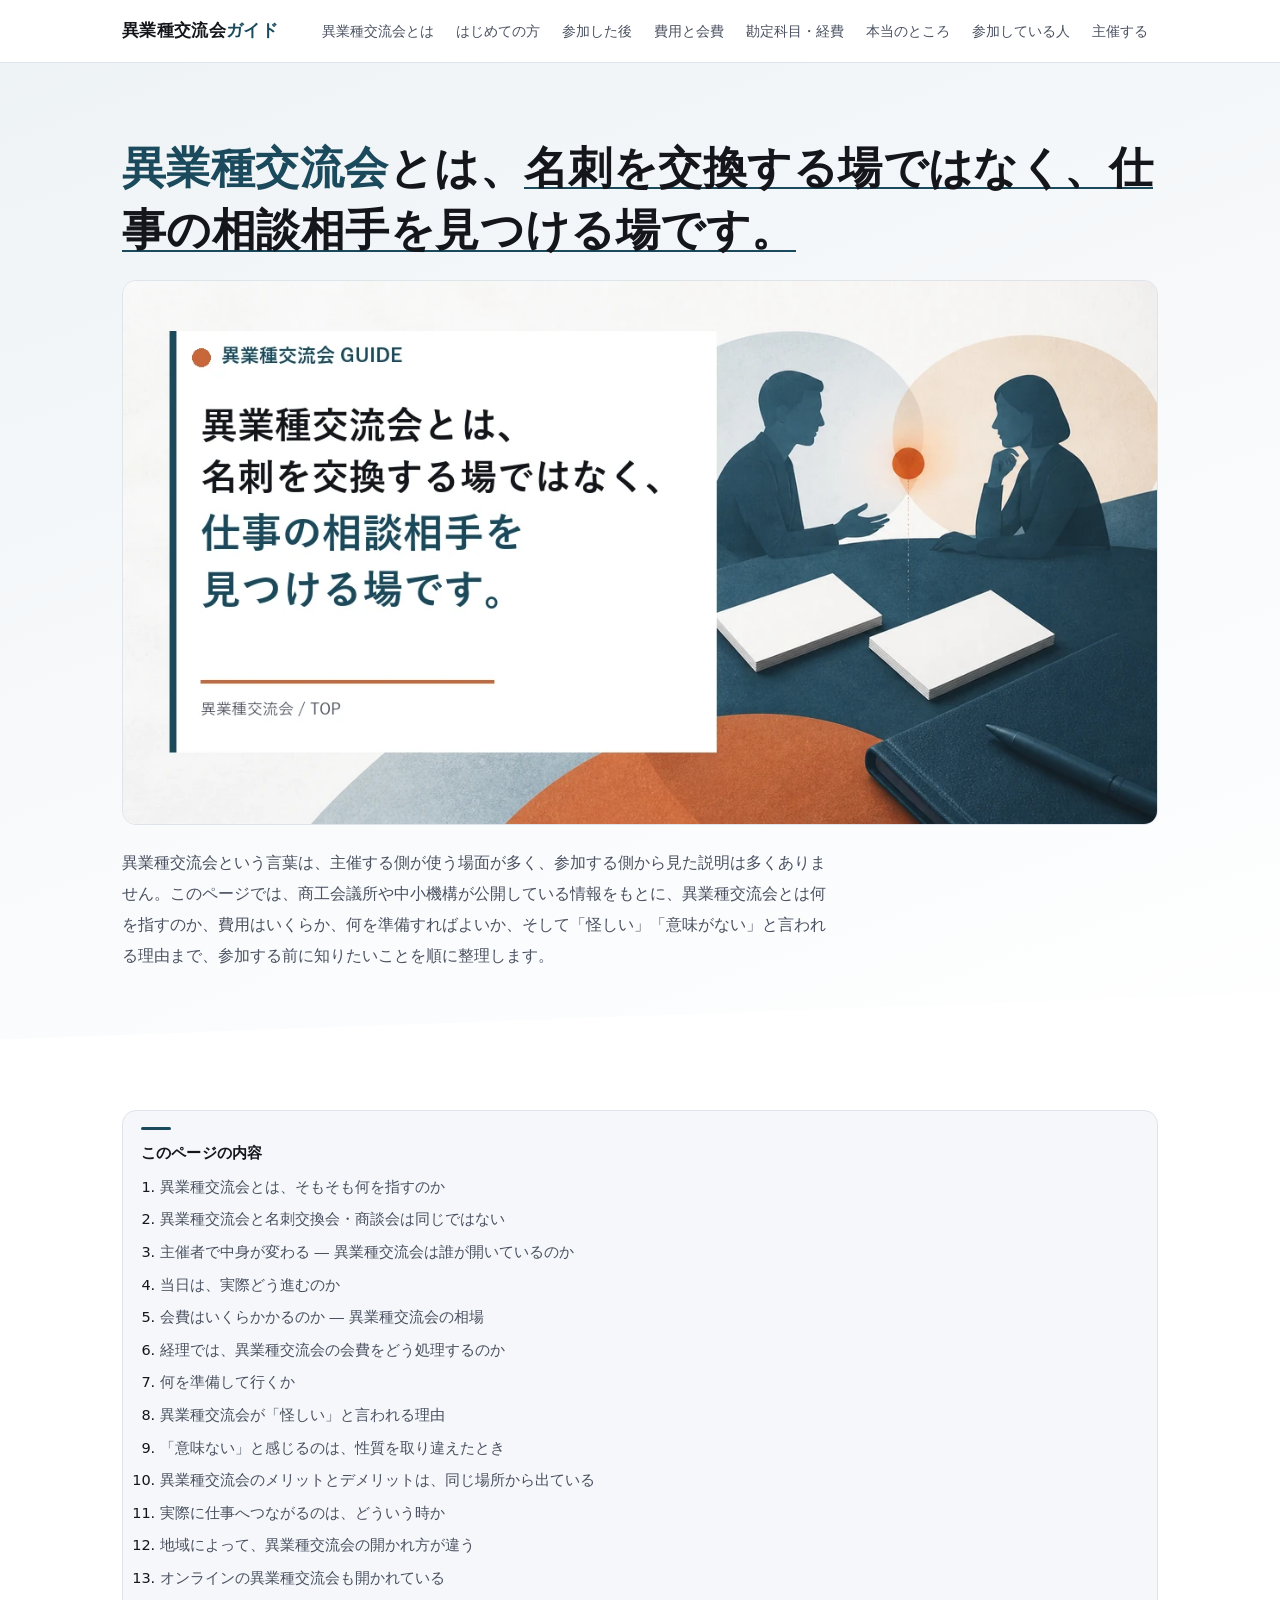
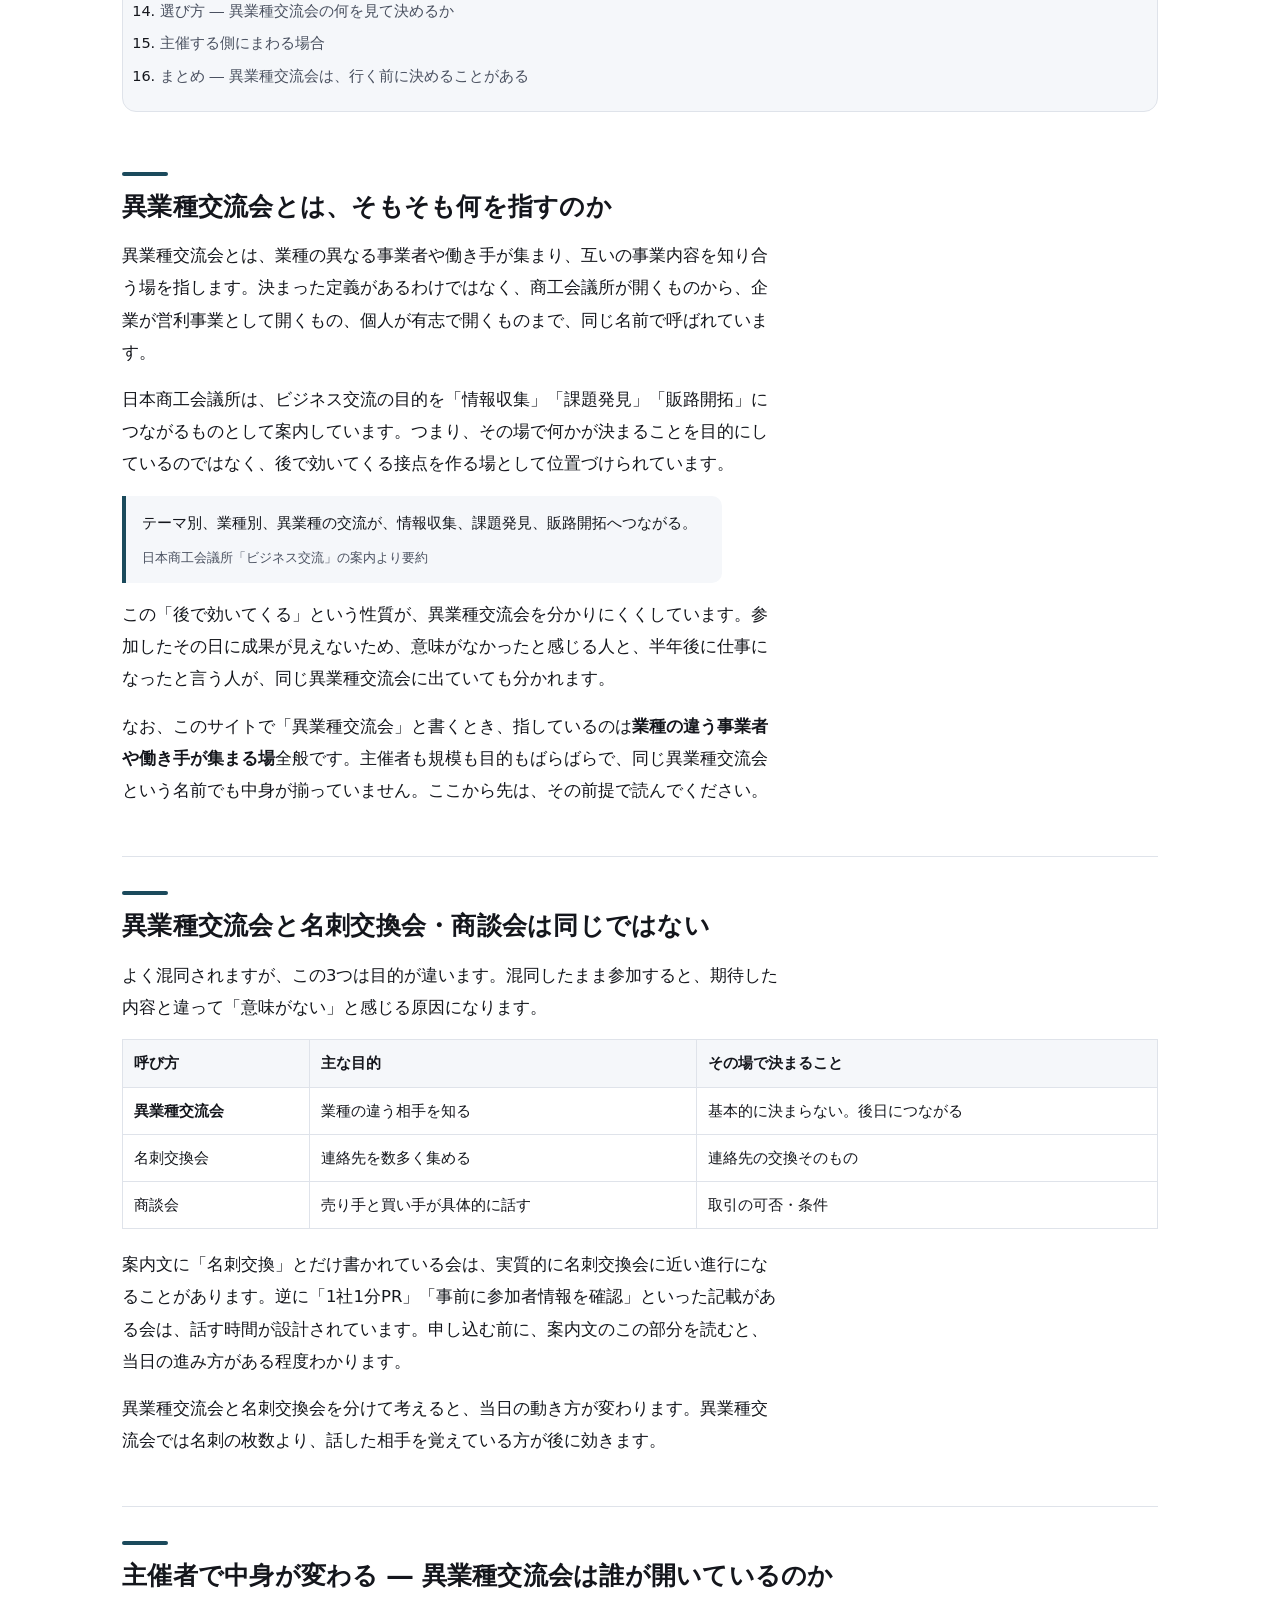
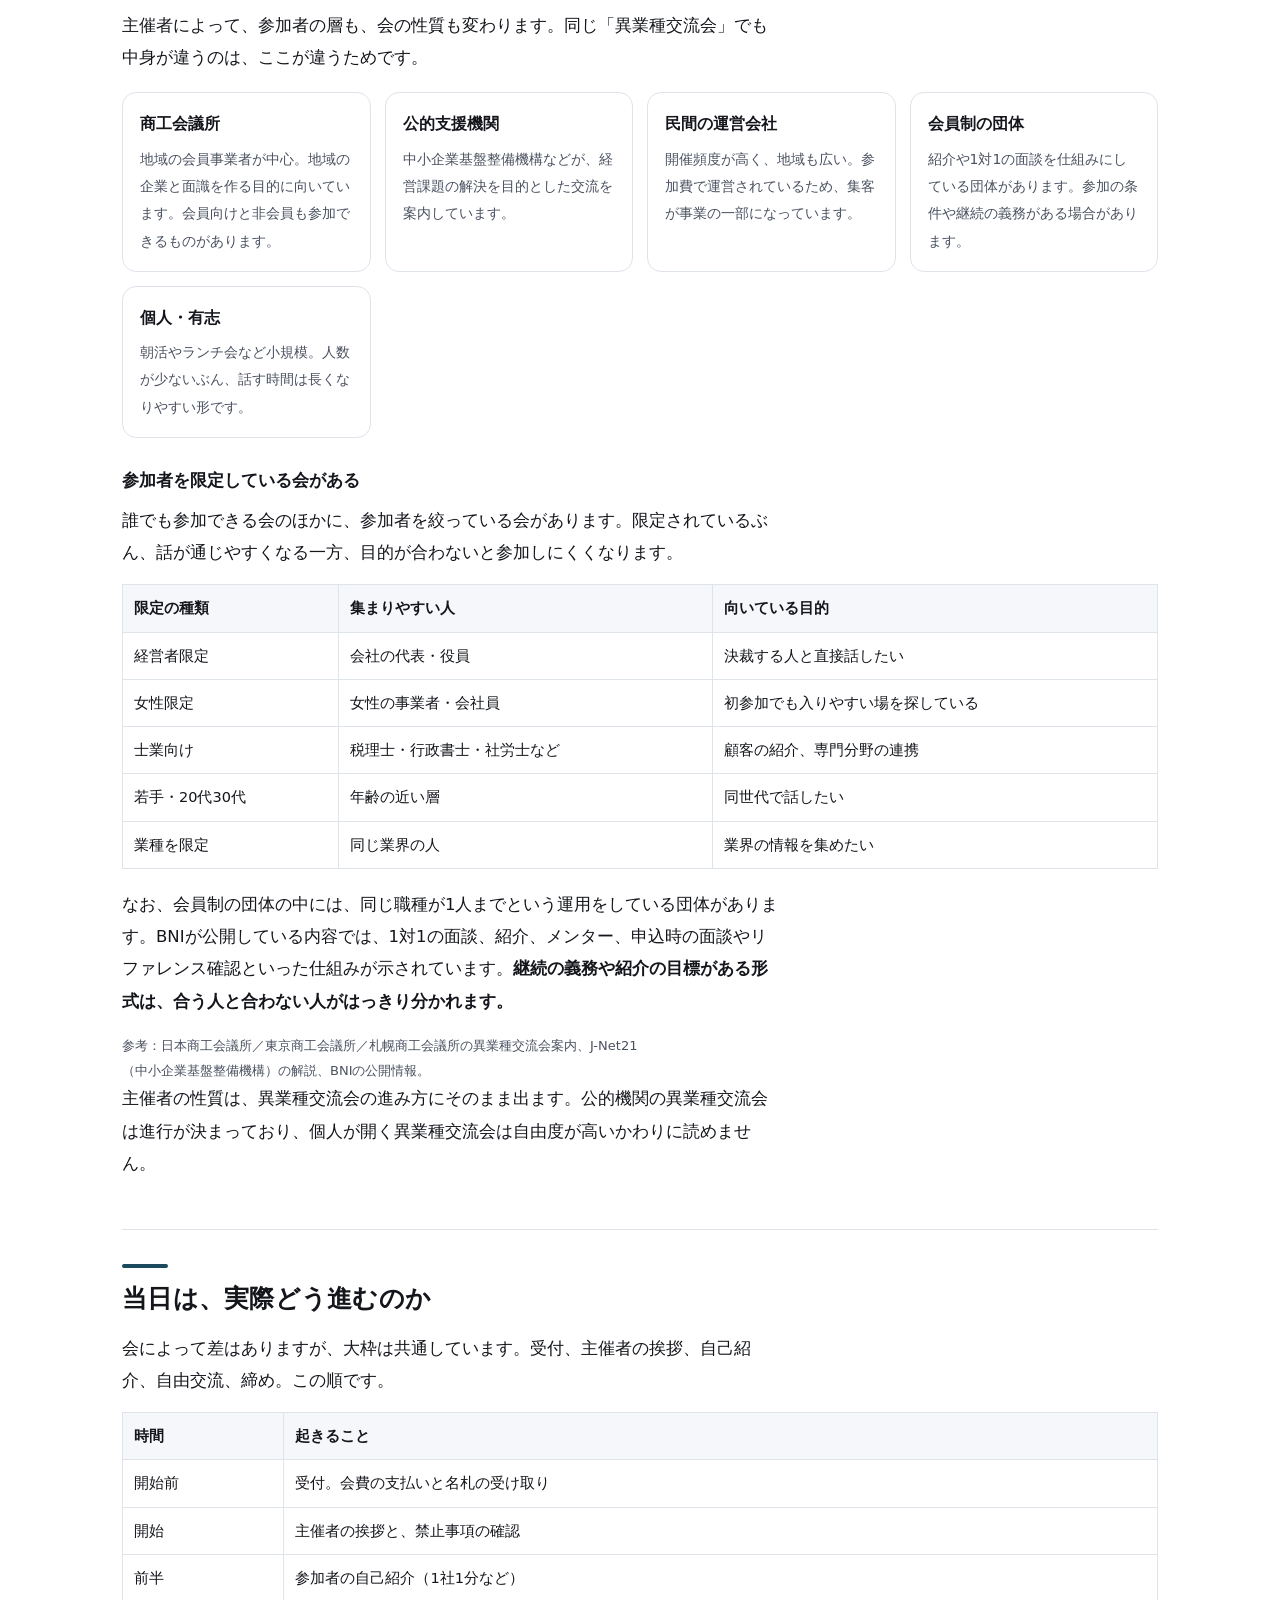
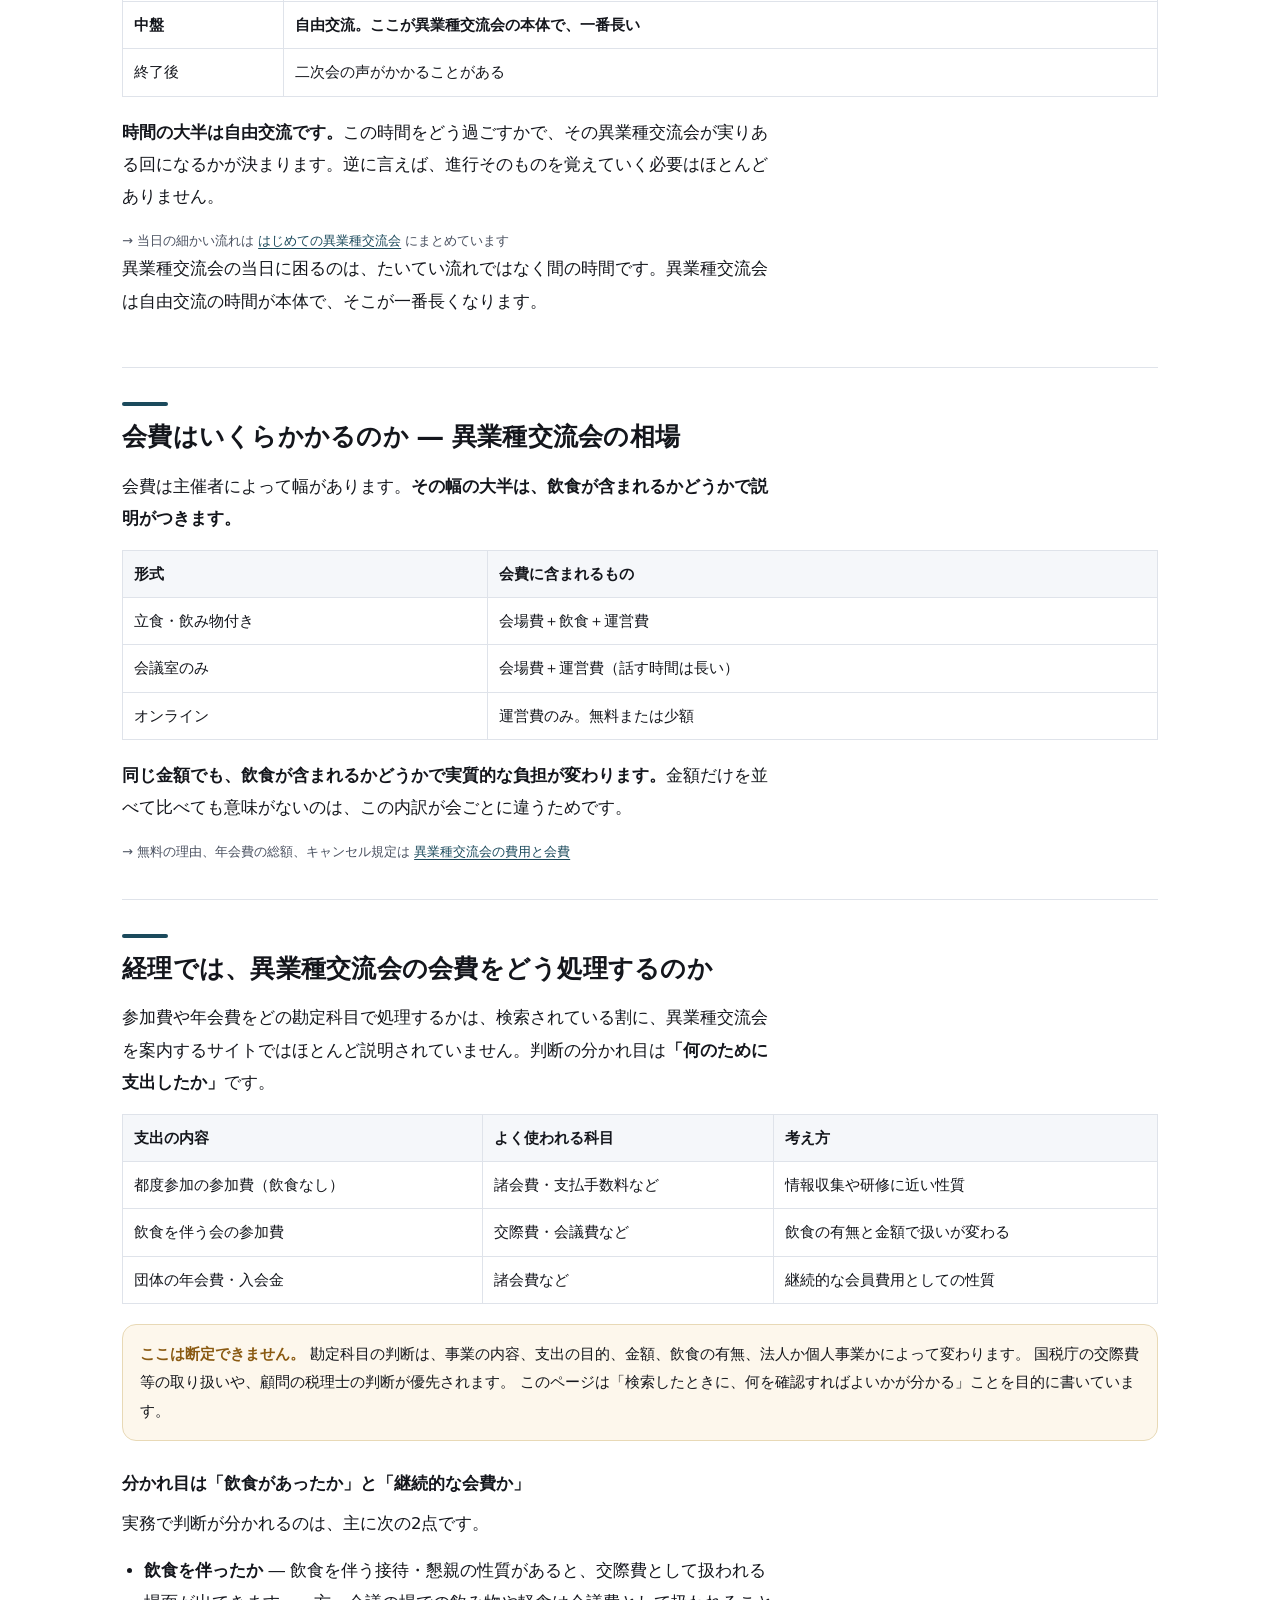
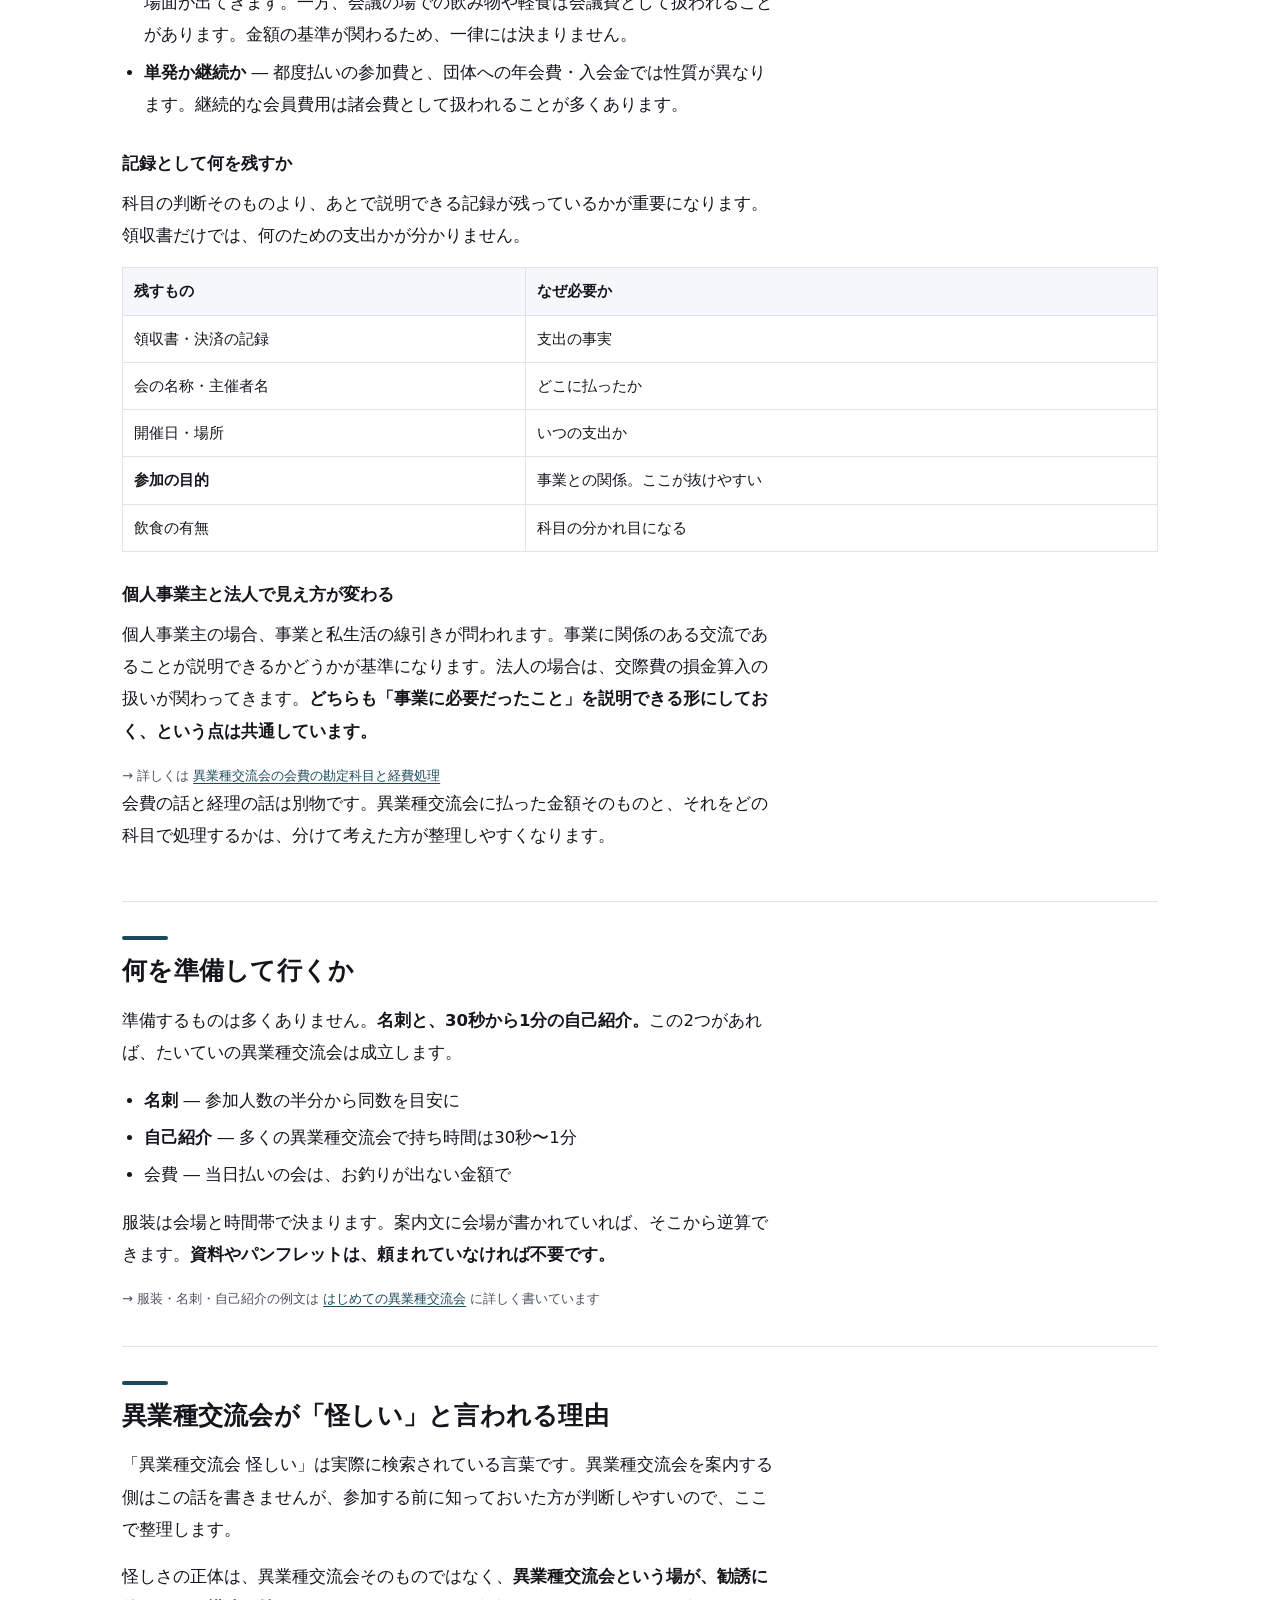
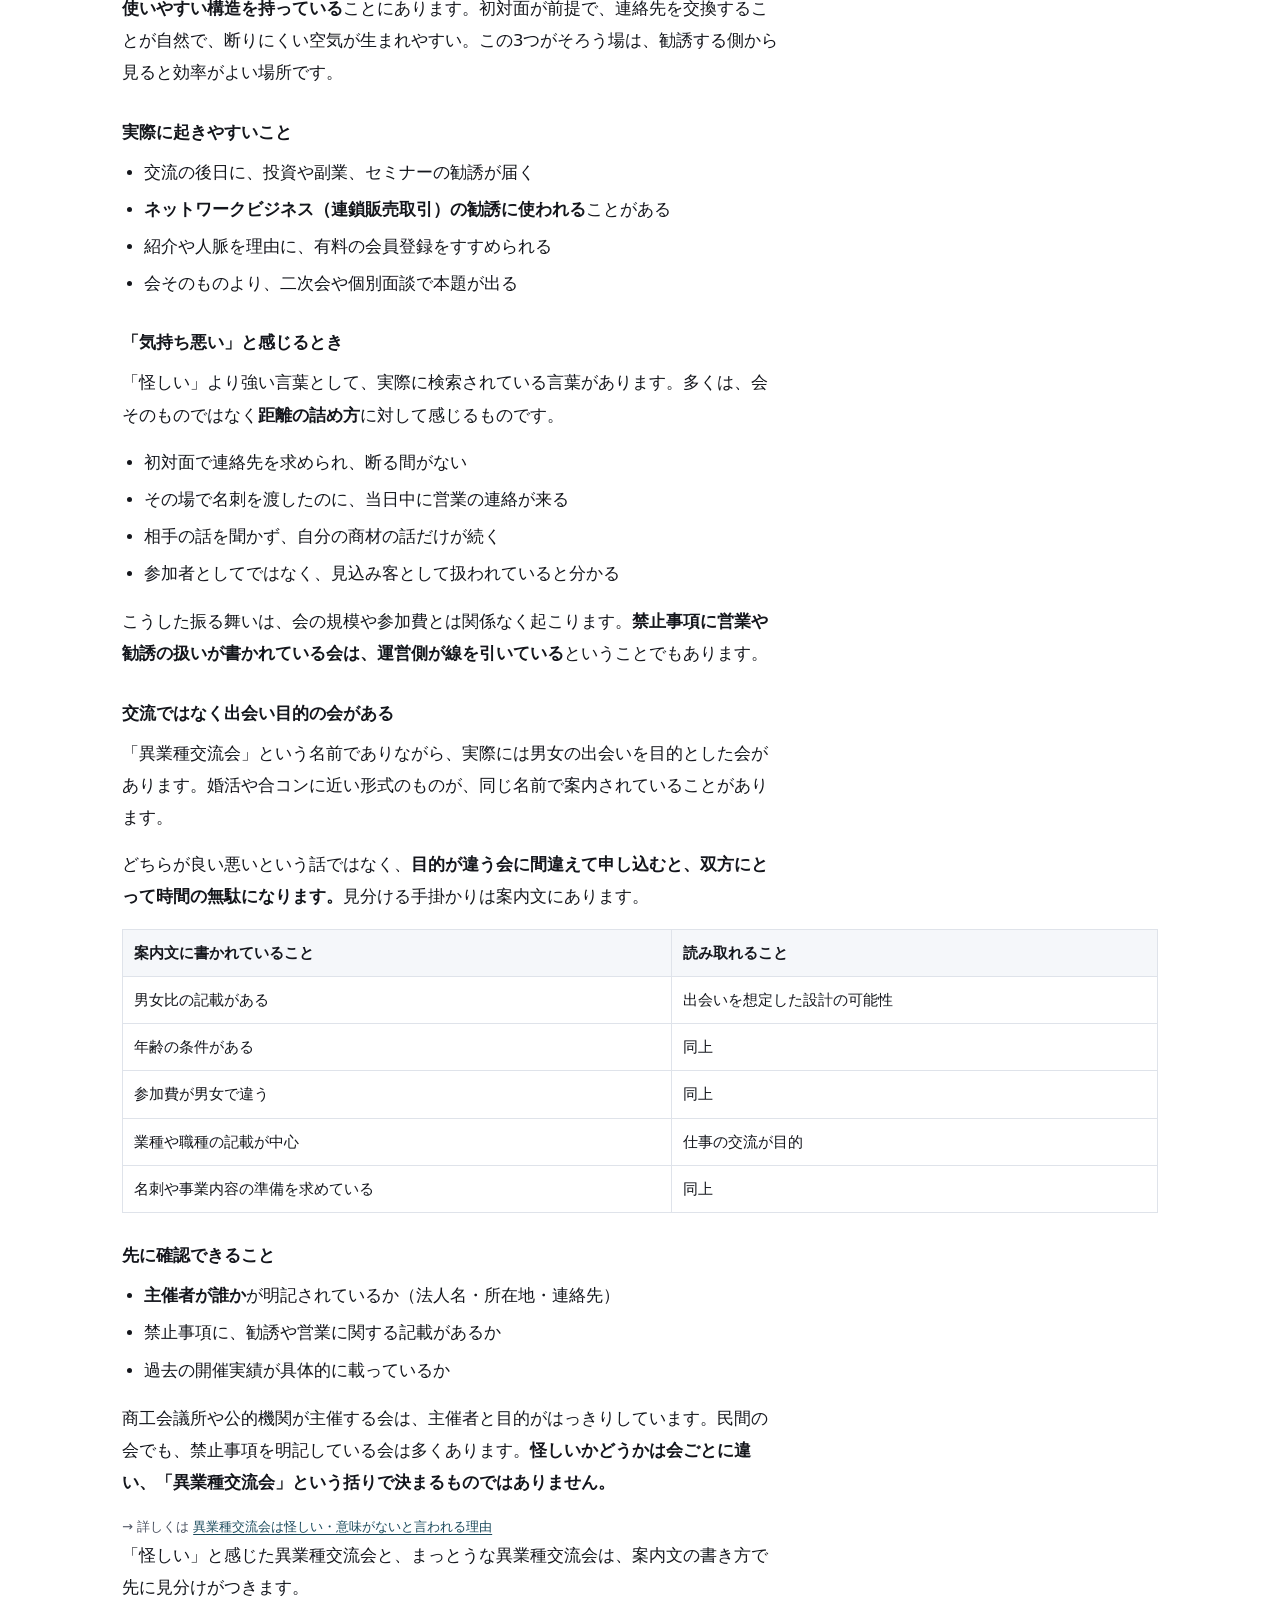
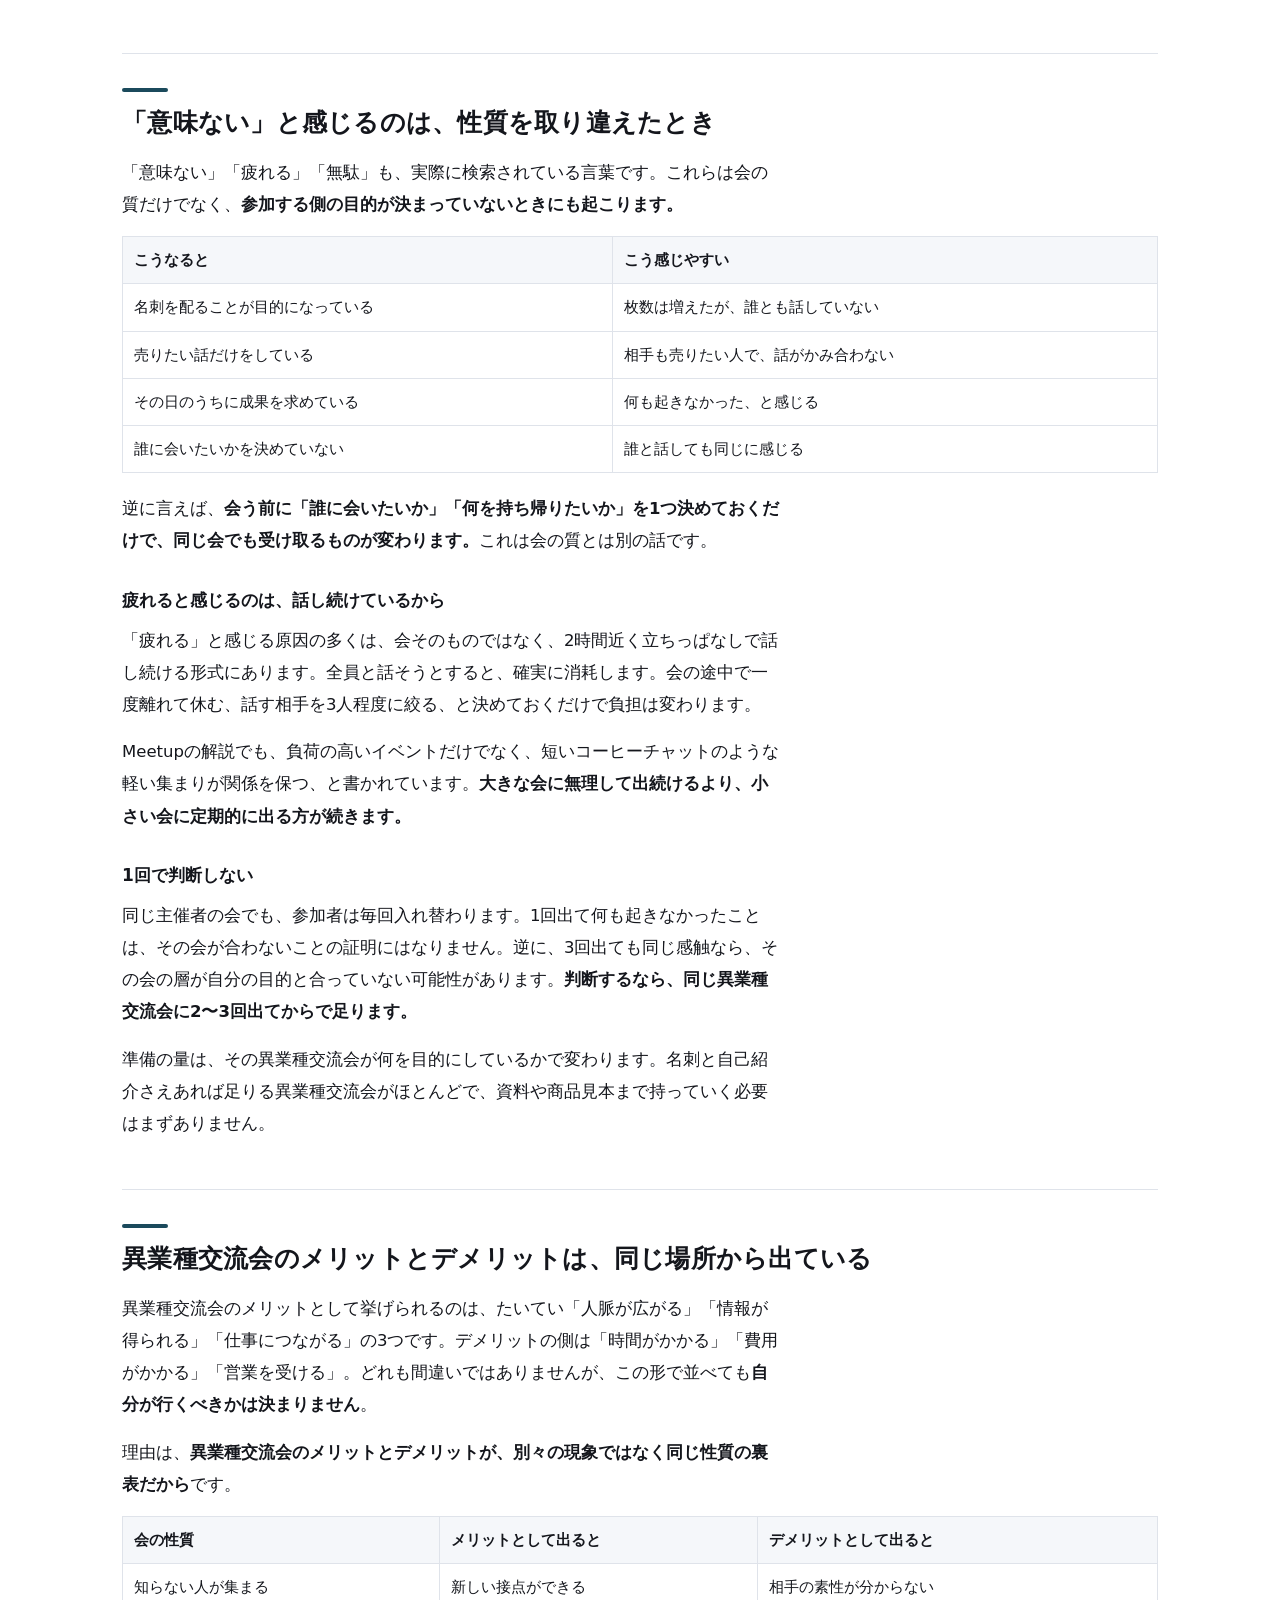
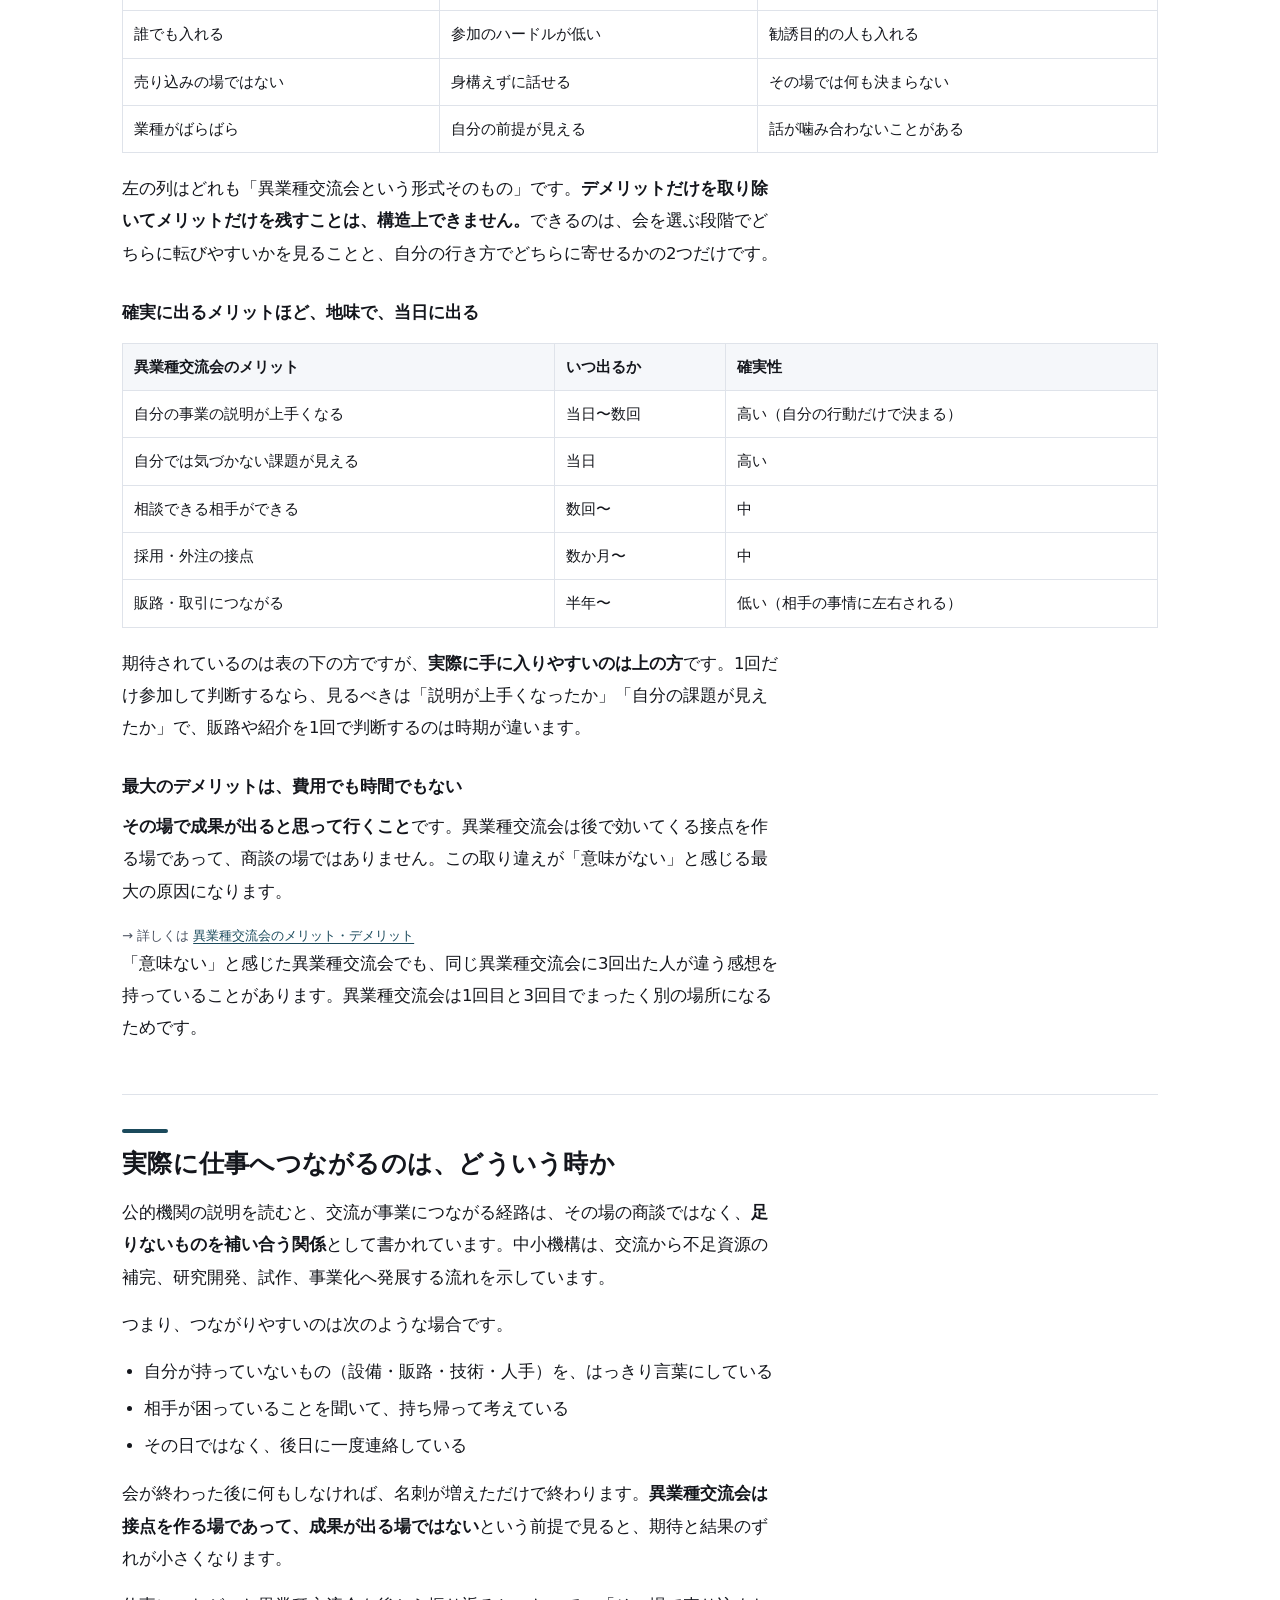
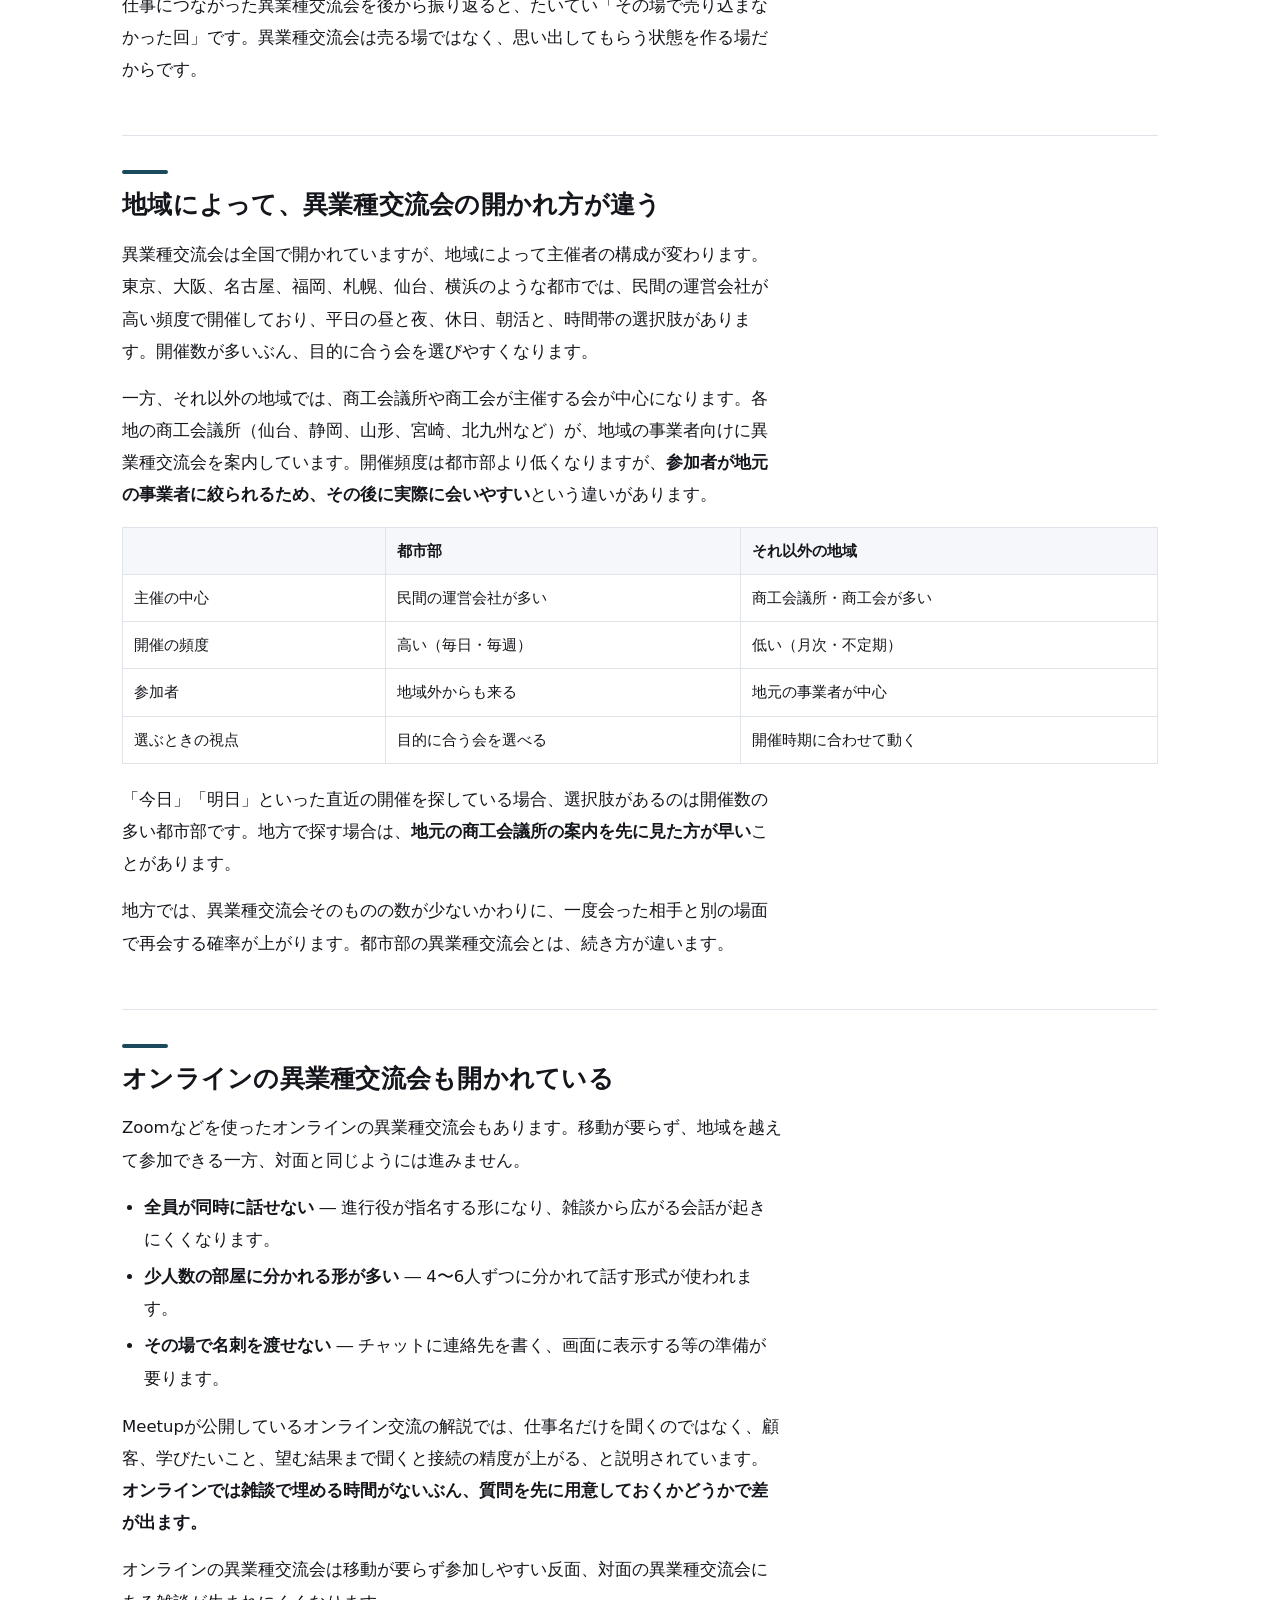
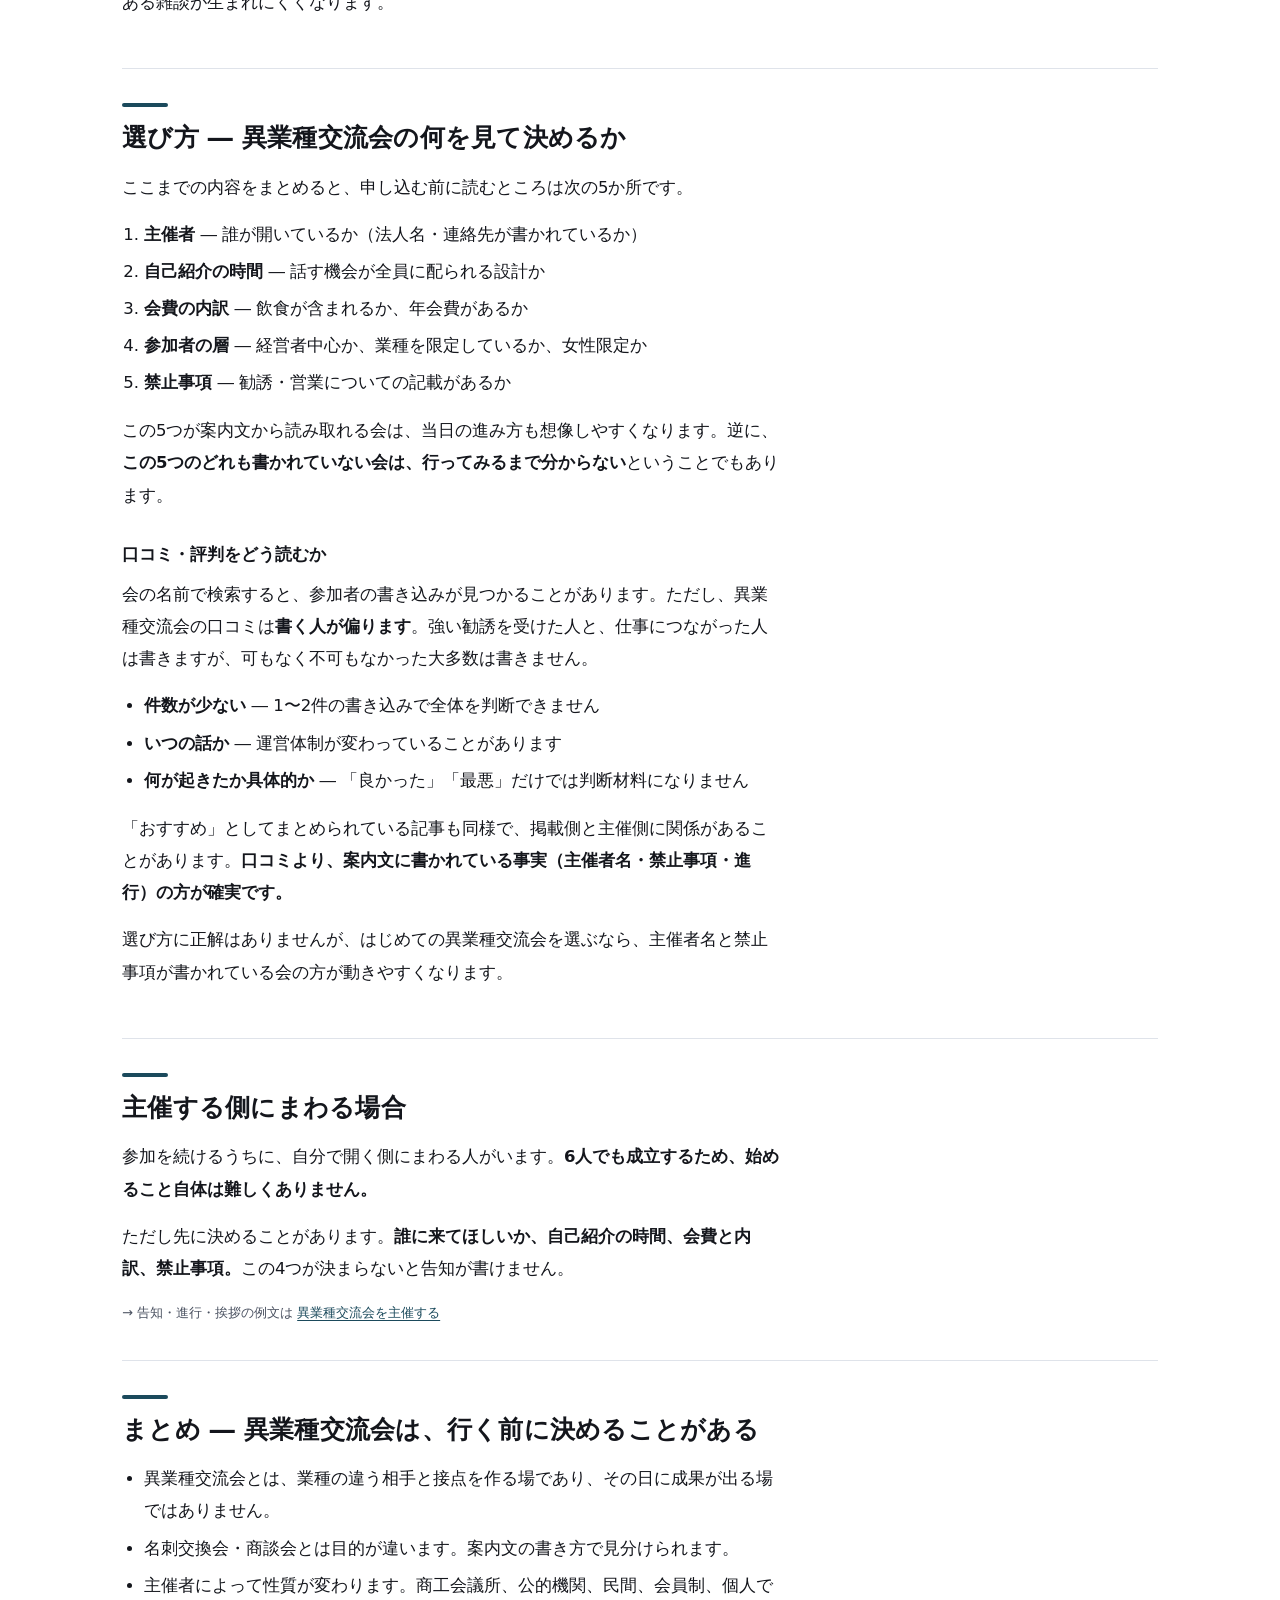
<file: index.html>
<!doctype html>
<html lang="ja">
<head>
<meta charset="utf-8">
    <meta name="google-site-verification" content="cC2iUY-ZIfD8casnAzYfOr_X-f2kw1zXqad55iOiK7s" />
<meta property="og:image:type" content="image/jpeg">
<meta property="og:image:secure_url" content="https://koryukai-akatsuki-system.work/img/og-v2/index.jpg">
<meta name="viewport" content="width=device-width,initial-scale=1">
<title>異業種交流会とは何か、行く前に知っておきたいこと</title>
<meta name="description" content="意味と目的、会費の相場、経理でどう処理するか、服装と名刺の準備、当日の流れ。参加しているのはどんな人か、朝活やランチ・オンラインで何が変わるのか。「怪しい」と言われる理由にも触れました">
<link rel="canonical" href="https://koryukai-akatsuki-system.work/">
<link rel="stylesheet" href="css/base.css?v=5659d0ed">
<link rel="preload" as="image" href="https://koryukai-akatsuki-system.work/og-default.jpg" fetchpriority="high">
<meta name="robots" content="index,follow,max-image-preview:large">
<meta name="google-site-verification" content="yLRx-toV1wwOXIgkFKSKQW8SYN7P5XBVnxkAWqeWzIE">
<meta property="og:type" content="website">
<meta property="og:site_name" content="異業種交流会ガイド">
<meta property="og:locale" content="ja_JP">
<meta property="og:title" content="異業種交流会とは何か、行く前に知っておきたいこと">
<meta property="og:description" content="意味と目的、会費の相場、経理でどう処理するか、服装と名刺の準備、当日の流れ。参加しているのはどんな人か、朝活やランチ・オンラインで何が変わるのか。「怪しい」と言われる理由にも触れました">
<meta property="og:url" content="https://koryukai-akatsuki-system.work/">
<meta name="twitter:title" content="異業種交流会とは何か、行く前に知っておきたいこと">
<meta name="twitter:description" content="意味と目的、会費の相場、経理でどう処理するか、服装と名刺の準備、当日の流れ。参加しているのはどんな人か、朝活やランチ・オンラインで何が変わるのか。「怪しい」と言われる理由にも触れました">
<meta property="og:image" content="https://koryukai-akatsuki-system.work/img/og-v2/index.jpg">
<meta property="og:image:width" content="1200">
<meta property="og:image:height" content="630">
<meta property="og:image:alt" content="異業種交流会とは。名刺交換ではなく、仕事の相談相手を見つける場">
<meta name="twitter:card" content="summary_large_image">
<meta name="twitter:image" content="https://koryukai-akatsuki-system.work/img/og-v2/index.jpg">
<meta name="twitter:image:alt" content="異業種交流会とは。名刺交換ではなく、仕事の相談相手を見つける場">
<link rel="icon" href="/favicon.ico" sizes="48x48">
<link rel="icon" type="image/png" sizes="48x48" href="/favicon-48x48.png">
<link rel="icon" type="image/png" sizes="32x32" href="/favicon-32x32.png">
<link rel="icon" type="image/png" sizes="16x16" href="/favicon-16x16.png">
<link rel="apple-touch-icon" sizes="180x180" href="/apple-touch-icon.png">
<link rel="manifest" href="/site.webmanifest">
<link rel="mask-icon" href="/safari-pinned-tab.svg" color="#1b4a5c">
<meta name="theme-color" content="#1b4a5c">
<script type="application/ld+json">{"@context": "https://schema.org", "@type": "WebSite", "name": "異業種交流会ガイド", "inLanguage": "ja", "description": "異業種交流会とは何か。意味と目的、会費の相場と勘定科目、服装や名刺の準備、当日の流れ、参加しているのはどんな人か、朝活やランチ・オンラインといった種類、主催者で中身がどう変わるか、そして「怪しい」「意味ない」と言われる理由まで。商工会議所や中小機構の公開情報をもとに、参加する側の視点で整理した解説です。", "image": "https://koryukai-akatsuki-system.work/img/hero-top.webp"}</script>
</head>
<body>
<a class="skip" href="#main">本文へ移動</a>

<header class="hd">
  <div class="wrap">
    <a class="logo" href="/">異業種交流会<span>ガイド</span></a>
    <ul class="nav">
      <li><a href="/" aria-current="page">異業種交流会とは</a>
        <div class="mega">
          <a href="/merit-demerit/">メリット・デメリット</a>
          <a href="/what/">異業種交流会でできること</a>
          <a href="/types/">異業種交流会の種類</a>
          <a href="/find/">異業種交流会の探し方</a>
        </div>
      </li>
      <li><a href="/first-time/">はじめての方</a></li>
      <li><a href="/after/">参加した後</a></li>
      <li><a href="/cost/">費用と会費</a></li>
      <li><a href="/accounting/">勘定科目・経費</a></li>
      <li><a href="/truth/">本当のところ</a></li>
      <li><a href="/who/">参加している人</a></li>
      <li><a href="/organize/">主催する</a></li>
    </ul>
  </div>
</header>

<div class="hero">
  <div class="wrap">
    <h1><span class="kt"><span class="b">異業種交流会</span>とは、<span class="kt-add">名刺を交換する場</span><span class="kt-add">ではなく、</span><span class="kt-add">仕事の相談相手を見つける場</span><span class="kt-add">です。</span></span></h1>
      <figure class="eyecatch">
        <img src="img/hero-top.webp" width="1200" height="630" fetchpriority="high"
             alt="異業種交流会とは何か。意味と目的、種類、誰が参加しているのか、費用や服装、怪しいと言われる理由まで参加する側から解説">
      </figure>
    <p class="lead">異業種交流会という言葉は、主催する側が使う場面が多く、参加する側から見た説明は多くありません。このページでは、商工会議所や中小機構が公開している情報をもとに、異業種交流会とは何を指すのか、費用はいくらか、何を準備すればよいか、そして「怪しい」「意味がない」と言われる理由まで、参加する前に知りたいことを順に整理します。</p>
  </div>
</div>

<main id="main" class="wrap">

  <nav class="toc" aria-label="このページの内容">
    <h2>このページの内容</h2>
    <ol>
      <li><a href="#toha">異業種交流会とは、そもそも何を指すのか</a></li>
      <li><a href="#chigai">異業種交流会と名刺交換会・商談会は同じではない</a></li>
      <li><a href="#koukai">主催者で中身が変わる ― 異業種交流会は誰が開いているのか</a></li>
      <li><a href="#nagare">当日は、実際どう進むのか</a></li>
      <li><a href="#kaihi">会費はいくらかかるのか ― 異業種交流会の相場</a></li>
      <li><a href="#kanjo">経理では、異業種交流会の会費をどう処理するのか</a></li>
      <li><a href="#junbi">何を準備して行くか</a></li>
      <li><a href="#ayashii">異業種交流会が「怪しい」と言われる理由</a></li>
      <li><a href="#imi">「意味ない」と感じるのは、性質を取り違えたとき</a></li>
      <li><a href="#merit-demerit">異業種交流会のメリットとデメリットは、同じ場所から出ている</a></li>
      <li><a href="#tsunagaru">実際に仕事へつながるのは、どういう時か</a></li>
      <li><a href="#chiiki">地域によって、異業種交流会の開かれ方が違う</a></li>
      <li><a href="#online">オンラインの異業種交流会も開かれている</a></li>
      <li><a href="#erabu">選び方 ― 異業種交流会の何を見て決めるか</a></li>
      <li><a href="#shusai">主催する側にまわる場合</a></li>
      <li><a href="#matome">まとめ ― 異業種交流会は、行く前に決めることがある</a></li>
    </ol>
  </nav>

  <section id="toha">
    <h2>異業種交流会とは、そもそも何を指すのか</h2>
    <p>異業種交流会とは、業種の異なる事業者や働き手が集まり、互いの事業内容を知り合う場を指します。決まった定義があるわけではなく、商工会議所が開くものから、企業が営利事業として開くもの、個人が有志で開くものまで、同じ名前で呼ばれています。</p>
    <p>日本商工会議所は、ビジネス交流の目的を「情報収集」「課題発見」「販路開拓」につながるものとして案内しています。つまり、その場で何かが決まることを目的にしているのではなく、後で効いてくる接点を作る場として位置づけられています。</p>
    <blockquote>
      テーマ別、業種別、異業種の交流が、情報収集、課題発見、販路開拓へつながる。
      <cite>日本商工会議所「ビジネス交流」の案内より要約</cite>
    </blockquote>
    <p>この「後で効いてくる」という性質が、異業種交流会を分かりにくくしています。参加したその日に成果が見えないため、意味がなかったと感じる人と、半年後に仕事になったと言う人が、同じ異業種交流会に出ていても分かれます。</p>
    <p>なお、このサイトで「異業種交流会」と書くとき、指しているのは<b>業種の違う事業者や働き手が集まる場</b>全般です。主催者も規模も目的もばらばらで、同じ異業種交流会という名前でも中身が揃っていません。ここから先は、その前提で読んでください。</p>
  </section>

  <section id="chigai">
    <h2>異業種交流会と名刺交換会・商談会は同じではない</h2>
    <p>よく混同されますが、この3つは目的が違います。混同したまま参加すると、期待した内容と違って「意味がない」と感じる原因になります。</p>
    <table>
      <thead><tr><th>呼び方</th><th>主な目的</th><th>その場で決まること</th></tr></thead>
      <tbody>
        <tr><td><b>異業種交流会</b></td><td>業種の違う相手を知る</td><td>基本的に決まらない。後日につながる</td></tr>
        <tr><td>名刺交換会</td><td>連絡先を数多く集める</td><td>連絡先の交換そのもの</td></tr>
        <tr><td>商談会</td><td>売り手と買い手が具体的に話す</td><td>取引の可否・条件</td></tr>
      </tbody>
    </table>
    <p>案内文に「名刺交換」とだけ書かれている会は、実質的に名刺交換会に近い進行になることがあります。逆に「1社1分PR」「事前に参加者情報を確認」といった記載がある会は、話す時間が設計されています。申し込む前に、案内文のこの部分を読むと、当日の進み方がある程度わかります。</p>
    <p>異業種交流会と名刺交換会を分けて考えると、当日の動き方が変わります。異業種交流会では名刺の枚数より、話した相手を覚えている方が後に効きます。</p>
  </section>

  <section id="koukai">
    <h2>主催者で中身が変わる ― 異業種交流会は誰が開いているのか</h2>
    <p>主催者によって、参加者の層も、会の性質も変わります。同じ「異業種交流会」でも中身が違うのは、ここが違うためです。</p>
    <div class="cards">
      <div class="card"><h3>商工会議所</h3><p>地域の会員事業者が中心。地域の企業と面識を作る目的に向いています。会員向けと非会員も参加できるものがあります。</p></div>
      <div class="card"><h3>公的支援機関</h3><p>中小企業基盤整備機構などが、経営課題の解決を目的とした交流を案内しています。</p></div>
      <div class="card"><h3>民間の運営会社</h3><p>開催頻度が高く、地域も広い。参加費で運営されているため、集客が事業の一部になっています。</p></div>
      <div class="card"><h3>会員制の団体</h3><p>紹介や1対1の面談を仕組みにしている団体があります。参加の条件や継続の義務がある場合があります。</p></div>
      <div class="card"><h3>個人・有志</h3><p>朝活やランチ会など小規模。人数が少ないぶん、話す時間は長くなりやすい形です。</p></div>
    </div>
    <h3>参加者を限定している会がある</h3>
    <p>誰でも参加できる会のほかに、参加者を絞っている会があります。限定されているぶん、話が通じやすくなる一方、目的が合わないと参加しにくくなります。</p>
    <table>
      <thead><tr><th>限定の種類</th><th>集まりやすい人</th><th>向いている目的</th></tr></thead>
      <tbody>
        <tr><td>経営者限定</td><td>会社の代表・役員</td><td>決裁する人と直接話したい</td></tr>
        <tr><td>女性限定</td><td>女性の事業者・会社員</td><td>初参加でも入りやすい場を探している</td></tr>
        <tr><td>士業向け</td><td>税理士・行政書士・社労士など</td><td>顧客の紹介、専門分野の連携</td></tr>
        <tr><td>若手・20代30代</td><td>年齢の近い層</td><td>同世代で話したい</td></tr>
        <tr><td>業種を限定</td><td>同じ業界の人</td><td>業界の情報を集めたい</td></tr>
      </tbody>
    </table>
    <p>なお、会員制の団体の中には、同じ職種が1人までという運用をしている団体があります。BNIが公開している内容では、1対1の面談、紹介、メンター、申込時の面談やリファレンス確認といった仕組みが示されています。<b>継続の義務や紹介の目標がある形式は、合う人と合わない人がはっきり分かれます。</b></p>
    <p class="src">参考：日本商工会議所／東京商工会議所／札幌商工会議所の異業種交流会案内、J-Net21（中小企業基盤整備機構）の解説、BNIの公開情報。</p>
    <p>主催者の性質は、異業種交流会の進み方にそのまま出ます。公的機関の異業種交流会は進行が決まっており、個人が開く異業種交流会は自由度が高いかわりに読めません。</p>
  </section>

  <section id="nagare">
    <h2>当日は、実際どう進むのか</h2>
    <p>会によって差はありますが、大枠は共通しています。受付、主催者の挨拶、自己紹介、自由交流、締め。この順です。</p>
    <table>
      <thead><tr><th>時間</th><th>起きること</th></tr></thead>
      <tbody>
        <tr><td>開始前</td><td>受付。会費の支払いと名札の受け取り</td></tr>
        <tr><td>開始</td><td>主催者の挨拶と、禁止事項の確認</td></tr>
        <tr><td>前半</td><td>参加者の自己紹介（1社1分など）</td></tr>
        <tr><td><b>中盤</b></td><td><b>自由交流。ここが異業種交流会の本体で、一番長い</b></td></tr>
        <tr><td>終了後</td><td>二次会の声がかかることがある</td></tr>
      </tbody>
    </table>
    <p><b>時間の大半は自由交流です。</b>この時間をどう過ごすかで、その異業種交流会が実りある回になるかが決まります。逆に言えば、進行そのものを覚えていく必要はほとんどありません。</p>
    <p class="src">→ 当日の細かい流れは <a href="/first-time/#nagare">はじめての異業種交流会</a> にまとめています</p>
    <p>異業種交流会の当日に困るのは、たいてい流れではなく間の時間です。異業種交流会は自由交流の時間が本体で、そこが一番長くなります。</p>
  </section>

  <section id="kaihi">
    <h2>会費はいくらかかるのか ― 異業種交流会の相場</h2>
    <p>会費は主催者によって幅があります。<b>その幅の大半は、飲食が含まれるかどうかで説明がつきます。</b></p>
    <table>
      <thead><tr><th>形式</th><th>会費に含まれるもの</th></tr></thead>
      <tbody>
        <tr><td>立食・飲み物付き</td><td>会場費＋飲食＋運営費</td></tr>
        <tr><td>会議室のみ</td><td>会場費＋運営費（話す時間は長い）</td></tr>
        <tr><td>オンライン</td><td>運営費のみ。無料または少額</td></tr>
      </tbody>
    </table>
    <p><b>同じ金額でも、飲食が含まれるかどうかで実質的な負担が変わります。</b>金額だけを並べて比べても意味がないのは、この内訳が会ごとに違うためです。</p>
    <p class="src">→ 無料の理由、年会費の総額、キャンセル規定は <a href="/cost/">異業種交流会の費用と会費</a></p>
  </section>

  <section id="kanjo">
    <h2>経理では、異業種交流会の会費をどう処理するのか</h2>
    <p>参加費や年会費をどの勘定科目で処理するかは、検索されている割に、異業種交流会を案内するサイトではほとんど説明されていません。判断の分かれ目は<b>「何のために支出したか」</b>です。</p>
    <table>
      <thead><tr><th>支出の内容</th><th>よく使われる科目</th><th>考え方</th></tr></thead>
      <tbody>
        <tr><td>都度参加の参加費（飲食なし）</td><td>諸会費・支払手数料など</td><td>情報収集や研修に近い性質</td></tr>
        <tr><td>飲食を伴う会の参加費</td><td>交際費・会議費など</td><td>飲食の有無と金額で扱いが変わる</td></tr>
        <tr><td>団体の年会費・入会金</td><td>諸会費など</td><td>継続的な会員費用としての性質</td></tr>
      </tbody>
    </table>
    <div class="note warn">
      <b>ここは断定できません。</b>
      勘定科目の判断は、事業の内容、支出の目的、金額、飲食の有無、法人か個人事業かによって変わります。
      国税庁の交際費等の取り扱いや、顧問の税理士の判断が優先されます。
      このページは「検索したときに、何を確認すればよいかが分かる」ことを目的に書いています。
    </div>
    <h3>分かれ目は「飲食があったか」と「継続的な会費か」</h3>
    <p>実務で判断が分かれるのは、主に次の2点です。</p>
    <ul>
      <li><b>飲食を伴ったか</b> ― 飲食を伴う接待・懇親の性質があると、交際費として扱われる場面が出てきます。一方、会議の場での飲み物や軽食は会議費として扱われることがあります。金額の基準が関わるため、一律には決まりません。</li>
      <li><b>単発か継続か</b> ― 都度払いの参加費と、団体への年会費・入会金では性質が異なります。継続的な会員費用は諸会費として扱われることが多くあります。</li>
    </ul>
    <h3>記録として何を残すか</h3>
    <p>科目の判断そのものより、あとで説明できる記録が残っているかが重要になります。領収書だけでは、何のための支出かが分かりません。</p>
    <table>
      <thead><tr><th>残すもの</th><th>なぜ必要か</th></tr></thead>
      <tbody>
        <tr><td>領収書・決済の記録</td><td>支出の事実</td></tr>
        <tr><td>会の名称・主催者名</td><td>どこに払ったか</td></tr>
        <tr><td>開催日・場所</td><td>いつの支出か</td></tr>
        <tr><td><b>参加の目的</b></td><td>事業との関係。ここが抜けやすい</td></tr>
        <tr><td>飲食の有無</td><td>科目の分かれ目になる</td></tr>
      </tbody>
    </table>
    <h3>個人事業主と法人で見え方が変わる</h3>
    <p>個人事業主の場合、事業と私生活の線引きが問われます。事業に関係のある交流であることが説明できるかどうかが基準になります。法人の場合は、交際費の損金算入の扱いが関わってきます。<b>どちらも「事業に必要だったこと」を説明できる形にしておく、という点は共通しています。</b></p>
    <p class="src">→ 詳しくは <a href="/accounting/">異業種交流会の会費の勘定科目と経費処理</a></p>
    <p>会費の話と経理の話は別物です。異業種交流会に払った金額そのものと、それをどの科目で処理するかは、分けて考えた方が整理しやすくなります。</p>
  </section>

  <section id="junbi">
    <h2>何を準備して行くか</h2>
    <p>準備するものは多くありません。<b>名刺と、30秒から1分の自己紹介。</b>この2つがあれば、たいていの異業種交流会は成立します。</p>
    <ul>
      <li><b>名刺</b> ― 参加人数の半分から同数を目安に</li>
      <li><b>自己紹介</b> ― 多くの異業種交流会で持ち時間は30秒〜1分</li>
      <li>会費 ― 当日払いの会は、お釣りが出ない金額で</li>
    </ul>
    <p>服装は会場と時間帯で決まります。案内文に会場が書かれていれば、そこから逆算できます。<b>資料やパンフレットは、頼まれていなければ不要です。</b></p>
    <p class="src">→ 服装・名刺・自己紹介の例文は <a href="/first-time/">はじめての異業種交流会</a> に詳しく書いています</p>
  </section>

  <section id="ayashii">
    <h2>異業種交流会が「怪しい」と言われる理由</h2>
    <p>「異業種交流会 怪しい」は実際に検索されている言葉です。異業種交流会を案内する側はこの話を書きませんが、参加する前に知っておいた方が判断しやすいので、ここで整理します。</p>
    <p>怪しさの正体は、異業種交流会そのものではなく、<b>異業種交流会という場が、勧誘に使いやすい構造を持っている</b>ことにあります。初対面が前提で、連絡先を交換することが自然で、断りにくい空気が生まれやすい。この3つがそろう場は、勧誘する側から見ると効率がよい場所です。</p>
    <h3>実際に起きやすいこと</h3>
    <ul>
      <li>交流の後日に、投資や副業、セミナーの勧誘が届く</li>
      <li><b>ネットワークビジネス（連鎖販売取引）の勧誘に使われる</b>ことがある</li>
      <li>紹介や人脈を理由に、有料の会員登録をすすめられる</li>
      <li>会そのものより、二次会や個別面談で本題が出る</li>
    </ul>
    <h3>「気持ち悪い」と感じるとき</h3>
    <p>「怪しい」より強い言葉として、実際に検索されている言葉があります。多くは、会そのものではなく<b>距離の詰め方</b>に対して感じるものです。</p>
    <ul>
      <li>初対面で連絡先を求められ、断る間がない</li>
      <li>その場で名刺を渡したのに、当日中に営業の連絡が来る</li>
      <li>相手の話を聞かず、自分の商材の話だけが続く</li>
      <li>参加者としてではなく、見込み客として扱われていると分かる</li>
    </ul>
    <p>こうした振る舞いは、会の規模や参加費とは関係なく起こります。<b>禁止事項に営業や勧誘の扱いが書かれている会は、運営側が線を引いている</b>ということでもあります。</p>
    <h3>交流ではなく出会い目的の会がある</h3>
    <p>「異業種交流会」という名前でありながら、実際には男女の出会いを目的とした会があります。婚活や合コンに近い形式のものが、同じ名前で案内されていることがあります。</p>
    <p>どちらが良い悪いという話ではなく、<b>目的が違う会に間違えて申し込むと、双方にとって時間の無駄になります。</b>見分ける手掛かりは案内文にあります。</p>
    <table>
      <thead><tr><th>案内文に書かれていること</th><th>読み取れること</th></tr></thead>
      <tbody>
        <tr><td>男女比の記載がある</td><td>出会いを想定した設計の可能性</td></tr>
        <tr><td>年齢の条件がある</td><td>同上</td></tr>
        <tr><td>参加費が男女で違う</td><td>同上</td></tr>
        <tr><td>業種や職種の記載が中心</td><td>仕事の交流が目的</td></tr>
        <tr><td>名刺や事業内容の準備を求めている</td><td>同上</td></tr>
      </tbody>
    </table>
    <h3>先に確認できること</h3>
    <ul>
      <li><b>主催者が誰か</b>が明記されているか（法人名・所在地・連絡先）</li>
      <li>禁止事項に、勧誘や営業に関する記載があるか</li>
      <li>過去の開催実績が具体的に載っているか</li>
    </ul>
    <p>商工会議所や公的機関が主催する会は、主催者と目的がはっきりしています。民間の会でも、禁止事項を明記している会は多くあります。<b>怪しいかどうかは会ごとに違い、「異業種交流会」という括りで決まるものではありません。</b></p>
    <p class="src">→ 詳しくは <a href="/truth/">異業種交流会は怪しい・意味がないと言われる理由</a></p>
    <p>「怪しい」と感じた異業種交流会と、まっとうな異業種交流会は、案内文の書き方で先に見分けがつきます。</p>
  </section>

  <section id="imi">
    <h2>「意味ない」と感じるのは、性質を取り違えたとき</h2>
    <p>「意味ない」「疲れる」「無駄」も、実際に検索されている言葉です。これらは会の質だけでなく、<b>参加する側の目的が決まっていないときにも起こります。</b></p>
    <table>
      <thead><tr><th>こうなると</th><th>こう感じやすい</th></tr></thead>
      <tbody>
        <tr><td>名刺を配ることが目的になっている</td><td>枚数は増えたが、誰とも話していない</td></tr>
        <tr><td>売りたい話だけをしている</td><td>相手も売りたい人で、話がかみ合わない</td></tr>
        <tr><td>その日のうちに成果を求めている</td><td>何も起きなかった、と感じる</td></tr>
        <tr><td>誰に会いたいかを決めていない</td><td>誰と話しても同じに感じる</td></tr>
      </tbody>
    </table>
    <p>逆に言えば、<b>会う前に「誰に会いたいか」「何を持ち帰りたいか」を1つ決めておくだけで、同じ会でも受け取るものが変わります。</b>これは会の質とは別の話です。</p>
    <h3>疲れると感じるのは、話し続けているから</h3>
    <p>「疲れる」と感じる原因の多くは、会そのものではなく、2時間近く立ちっぱなしで話し続ける形式にあります。全員と話そうとすると、確実に消耗します。会の途中で一度離れて休む、話す相手を3人程度に絞る、と決めておくだけで負担は変わります。</p>
    <p>Meetupの解説でも、負荷の高いイベントだけでなく、短いコーヒーチャットのような軽い集まりが関係を保つ、と書かれています。<b>大きな会に無理して出続けるより、小さい会に定期的に出る方が続きます。</b></p>
    <h3>1回で判断しない</h3>
    <p>同じ主催者の会でも、参加者は毎回入れ替わります。1回出て何も起きなかったことは、その会が合わないことの証明にはなりません。逆に、3回出ても同じ感触なら、その会の層が自分の目的と合っていない可能性があります。<b>判断するなら、同じ異業種交流会に2〜3回出てからで足ります。</b></p>
    <p>準備の量は、その異業種交流会が何を目的にしているかで変わります。名刺と自己紹介さえあれば足りる異業種交流会がほとんどで、資料や商品見本まで持っていく必要はまずありません。</p>
  </section>

  <section id="merit-demerit">
    <h2>異業種交流会のメリットとデメリットは、同じ場所から出ている</h2>
    <p>異業種交流会のメリットとして挙げられるのは、たいてい「人脈が広がる」「情報が得られる」「仕事につながる」の3つです。デメリットの側は「時間がかかる」「費用がかかる」「営業を受ける」。どれも間違いではありませんが、この形で並べても<b>自分が行くべきかは決まりません</b>。</p>
    <p>理由は、<b>異業種交流会のメリットとデメリットが、別々の現象ではなく同じ性質の裏表だから</b>です。</p>
    <table>
      <thead><tr><th>会の性質</th><th>メリットとして出ると</th><th>デメリットとして出ると</th></tr></thead>
      <tbody>
        <tr><td>知らない人が集まる</td><td>新しい接点ができる</td><td>相手の素性が分からない</td></tr>
        <tr><td>誰でも入れる</td><td>参加のハードルが低い</td><td>勧誘目的の人も入れる</td></tr>
        <tr><td>売り込みの場ではない</td><td>身構えずに話せる</td><td>その場では何も決まらない</td></tr>
        <tr><td>業種がばらばら</td><td>自分の前提が見える</td><td>話が噛み合わないことがある</td></tr>
      </tbody>
    </table>
    <p>左の列はどれも「異業種交流会という形式そのもの」です。<b>デメリットだけを取り除いてメリットだけを残すことは、構造上できません。</b>できるのは、会を選ぶ段階でどちらに転びやすいかを見ることと、自分の行き方でどちらに寄せるかの2つだけです。</p>
    <h3>確実に出るメリットほど、地味で、当日に出る</h3>
    <table>
      <thead><tr><th>異業種交流会のメリット</th><th>いつ出るか</th><th>確実性</th></tr></thead>
      <tbody>
        <tr><td>自分の事業の説明が上手くなる</td><td>当日〜数回</td><td>高い（自分の行動だけで決まる）</td></tr>
        <tr><td>自分では気づかない課題が見える</td><td>当日</td><td>高い</td></tr>
        <tr><td>相談できる相手ができる</td><td>数回〜</td><td>中</td></tr>
        <tr><td>採用・外注の接点</td><td>数か月〜</td><td>中</td></tr>
        <tr><td>販路・取引につながる</td><td>半年〜</td><td>低い（相手の事情に左右される）</td></tr>
      </tbody>
    </table>
    <p>期待されているのは表の下の方ですが、<b>実際に手に入りやすいのは上の方</b>です。1回だけ参加して判断するなら、見るべきは「説明が上手くなったか」「自分の課題が見えたか」で、販路や紹介を1回で判断するのは時期が違います。</p>
    <h3>最大のデメリットは、費用でも時間でもない</h3>
    <p><b>その場で成果が出ると思って行くこと</b>です。異業種交流会は後で効いてくる接点を作る場であって、商談の場ではありません。この取り違えが「意味がない」と感じる最大の原因になります。</p>
    <p class="src">→ 詳しくは <a href="/merit-demerit/">異業種交流会のメリット・デメリット</a></p>
    <p>「意味ない」と感じた異業種交流会でも、同じ異業種交流会に3回出た人が違う感想を持っていることがあります。異業種交流会は1回目と3回目でまったく別の場所になるためです。</p>
  </section>

  <section id="tsunagaru">
    <h2>実際に仕事へつながるのは、どういう時か</h2>
    <p>公的機関の説明を読むと、交流が事業につながる経路は、その場の商談ではなく、<b>足りないものを補い合う関係</b>として書かれています。中小機構は、交流から不足資源の補完、研究開発、試作、事業化へ発展する流れを示しています。</p>
    <p>つまり、つながりやすいのは次のような場合です。</p>
    <ul>
      <li>自分が持っていないもの（設備・販路・技術・人手）を、はっきり言葉にしている</li>
      <li>相手が困っていることを聞いて、持ち帰って考えている</li>
      <li>その日ではなく、後日に一度連絡している</li>
    </ul>
    <p>会が終わった後に何もしなければ、名刺が増えただけで終わります。<b>異業種交流会は接点を作る場であって、成果が出る場ではない</b>という前提で見ると、期待と結果のずれが小さくなります。</p>
    <p>仕事につながった異業種交流会を後から振り返ると、たいてい「その場で売り込まなかった回」です。異業種交流会は売る場ではなく、思い出してもらう状態を作る場だからです。</p>
  </section>

  <section id="chiiki">
    <h2>地域によって、異業種交流会の開かれ方が違う</h2>
    <p>異業種交流会は全国で開かれていますが、地域によって主催者の構成が変わります。東京、大阪、名古屋、福岡、札幌、仙台、横浜のような都市では、民間の運営会社が高い頻度で開催しており、平日の昼と夜、休日、朝活と、時間帯の選択肢があります。開催数が多いぶん、目的に合う会を選びやすくなります。</p>
    <p>一方、それ以外の地域では、商工会議所や商工会が主催する会が中心になります。各地の商工会議所（仙台、静岡、山形、宮崎、北九州など）が、地域の事業者向けに異業種交流会を案内しています。開催頻度は都市部より低くなりますが、<b>参加者が地元の事業者に絞られるため、その後に実際に会いやすい</b>という違いがあります。</p>
    <table>
      <thead><tr><th></th><th>都市部</th><th>それ以外の地域</th></tr></thead>
      <tbody>
        <tr><td>主催の中心</td><td>民間の運営会社が多い</td><td>商工会議所・商工会が多い</td></tr>
        <tr><td>開催の頻度</td><td>高い（毎日・毎週）</td><td>低い（月次・不定期）</td></tr>
        <tr><td>参加者</td><td>地域外からも来る</td><td>地元の事業者が中心</td></tr>
        <tr><td>選ぶときの視点</td><td>目的に合う会を選べる</td><td>開催時期に合わせて動く</td></tr>
      </tbody>
    </table>
    <p>「今日」「明日」といった直近の開催を探している場合、選択肢があるのは開催数の多い都市部です。地方で探す場合は、<b>地元の商工会議所の案内を先に見た方が早い</b>ことがあります。</p>
    <p>地方では、異業種交流会そのものの数が少ないかわりに、一度会った相手と別の場面で再会する確率が上がります。都市部の異業種交流会とは、続き方が違います。</p>
  </section>

  <section id="online">
    <h2>オンラインの異業種交流会も開かれている</h2>
    <p>Zoomなどを使ったオンラインの異業種交流会もあります。移動が要らず、地域を越えて参加できる一方、対面と同じようには進みません。</p>
    <ul>
      <li><b>全員が同時に話せない</b> ― 進行役が指名する形になり、雑談から広がる会話が起きにくくなります。</li>
      <li><b>少人数の部屋に分かれる形が多い</b> ― 4〜6人ずつに分かれて話す形式が使われます。</li>
      <li><b>その場で名刺を渡せない</b> ― チャットに連絡先を書く、画面に表示する等の準備が要ります。</li>
    </ul>
    <p>Meetupが公開しているオンライン交流の解説では、仕事名だけを聞くのではなく、顧客、学びたいこと、望む結果まで聞くと接続の精度が上がる、と説明されています。<b>オンラインでは雑談で埋める時間がないぶん、質問を先に用意しておくかどうかで差が出ます。</b></p>
    <p>オンラインの異業種交流会は移動が要らず参加しやすい反面、対面の異業種交流会にある雑談が生まれにくくなります。</p>
  </section>

  <section id="erabu">
    <h2>選び方 ― 異業種交流会の何を見て決めるか</h2>
    <p>ここまでの内容をまとめると、申し込む前に読むところは次の5か所です。</p>
    <ol>
      <li><b>主催者</b> ― 誰が開いているか（法人名・連絡先が書かれているか）</li>
      <li><b>自己紹介の時間</b> ― 話す機会が全員に配られる設計か</li>
      <li><b>会費の内訳</b> ― 飲食が含まれるか、年会費があるか</li>
      <li><b>参加者の層</b> ― 経営者中心か、業種を限定しているか、女性限定か</li>
      <li><b>禁止事項</b> ― 勧誘・営業についての記載があるか</li>
    </ol>
    <p>この5つが案内文から読み取れる会は、当日の進み方も想像しやすくなります。逆に、<b>この5つのどれも書かれていない会は、行ってみるまで分からない</b>ということでもあります。</p>
    <h3>口コミ・評判をどう読むか</h3>
    <p>会の名前で検索すると、参加者の書き込みが見つかることがあります。ただし、異業種交流会の口コミは<b>書く人が偏ります</b>。強い勧誘を受けた人と、仕事につながった人は書きますが、可もなく不可もなかった大多数は書きません。</p>
    <ul>
      <li><b>件数が少ない</b> ― 1〜2件の書き込みで全体を判断できません</li>
      <li><b>いつの話か</b> ― 運営体制が変わっていることがあります</li>
      <li><b>何が起きたか具体的か</b> ― 「良かった」「最悪」だけでは判断材料になりません</li>
    </ul>
    <p>「おすすめ」としてまとめられている記事も同様で、掲載側と主催側に関係があることがあります。<b>口コミより、案内文に書かれている事実（主催者名・禁止事項・進行）の方が確実です。</b></p>
    <p>選び方に正解はありませんが、はじめての異業種交流会を選ぶなら、主催者名と禁止事項が書かれている会の方が動きやすくなります。</p>
  </section>

  <section id="shusai">
    <h2>主催する側にまわる場合</h2>
    <p>参加を続けるうちに、自分で開く側にまわる人がいます。<b>6人でも成立するため、始めること自体は難しくありません。</b></p>
    <p>ただし先に決めることがあります。<b>誰に来てほしいか、自己紹介の時間、会費と内訳、禁止事項。</b>この4つが決まらないと告知が書けません。</p>
    <p class="src">→ 告知・進行・挨拶の例文は <a href="/organize/">異業種交流会を主催する</a></p>
  </section>

  <section id="matome">
    <h2>まとめ ― 異業種交流会は、行く前に決めることがある</h2>
    <ul>
      <li>異業種交流会とは、業種の違う相手と接点を作る場であり、その日に成果が出る場ではありません。</li>
      <li>名刺交換会・商談会とは目的が違います。案内文の書き方で見分けられます。</li>
      <li>主催者によって性質が変わります。商工会議所、公的機関、民間、会員制、個人で違います。</li>
      <li>会費は飲食の有無で変わり、経理処理は支出の目的で変わります（判断は税理士や国税庁の基準に従います）。</li>
      <li>「怪しい」は異業種交流会という括りの話ではなく、会ごとに確認できる項目があります。</li>
      <li>「意味ない」と感じるかどうかは、会う前に目的を1つ決めたかで変わります。</li>
    </ul>
    <div class="note">
      このページは、参加する側から見た情報を整理したものです。
      個別の会の内容、開催日、会費については、それぞれの主催者の案内をご確認ください。
    </div>
  </section>

</main>

<footer class="ft">
  <div class="wrap">
    <div class="cols">
      <div>
        <b>異業種交流会を知る</b>
        <a href="/">異業種交流会とは</a>
        <a href="/merit-demerit/">異業種交流会のメリット・デメリット</a>
        <a href="/what/">異業種交流会でできること</a>
        <a href="/types/">異業種交流会の種類</a>
        <a href="/who/">異業種交流会に参加している人</a>
      </div>
      <div>
        <b>参加する</b>
        <a href="/first-time/">はじめての異業種交流会</a>
        <a href="/after/">異業種交流会に参加した後</a>
        <a href="/cost/">異業種交流会の費用と会費</a>
        <a href="/accounting/">異業種交流会の勘定科目・経費</a>
      </div>
      <div>
        <b>判断する・開く</b>
        <a href="/truth/">異業種交流会は怪しいと言われる理由</a>
        <a href="/organize/">異業種交流会を主催する</a>
      </div>
    </div>
    <div class="btm" aria-label="商標・情報・運営に関する注記">
      <p>※ 記載の団体名・サービス名・商品名は、各社・各団体の商標または登録商標です。※ 掲載内容は各ページの作成時点の情報です。税制・料金・制度は変更されることがあるため、最新の情報は国税庁および各主催者の公式発表をご確認ください。※ 本サイトは異業種交流会を参加する側から整理した解説サイトで、特定の交流会の主催・運営・仲介・斡旋は行っていません。経理・税務の個別の判断については税理士等の専門家にご確認ください。</p>
    </div>
    <div class="fine"><span>Copyright©2026 AKATSUKI SYSTEM All Rights Reserved.</span></div>
  </div>
</footer>

</body>
</html>
</file>
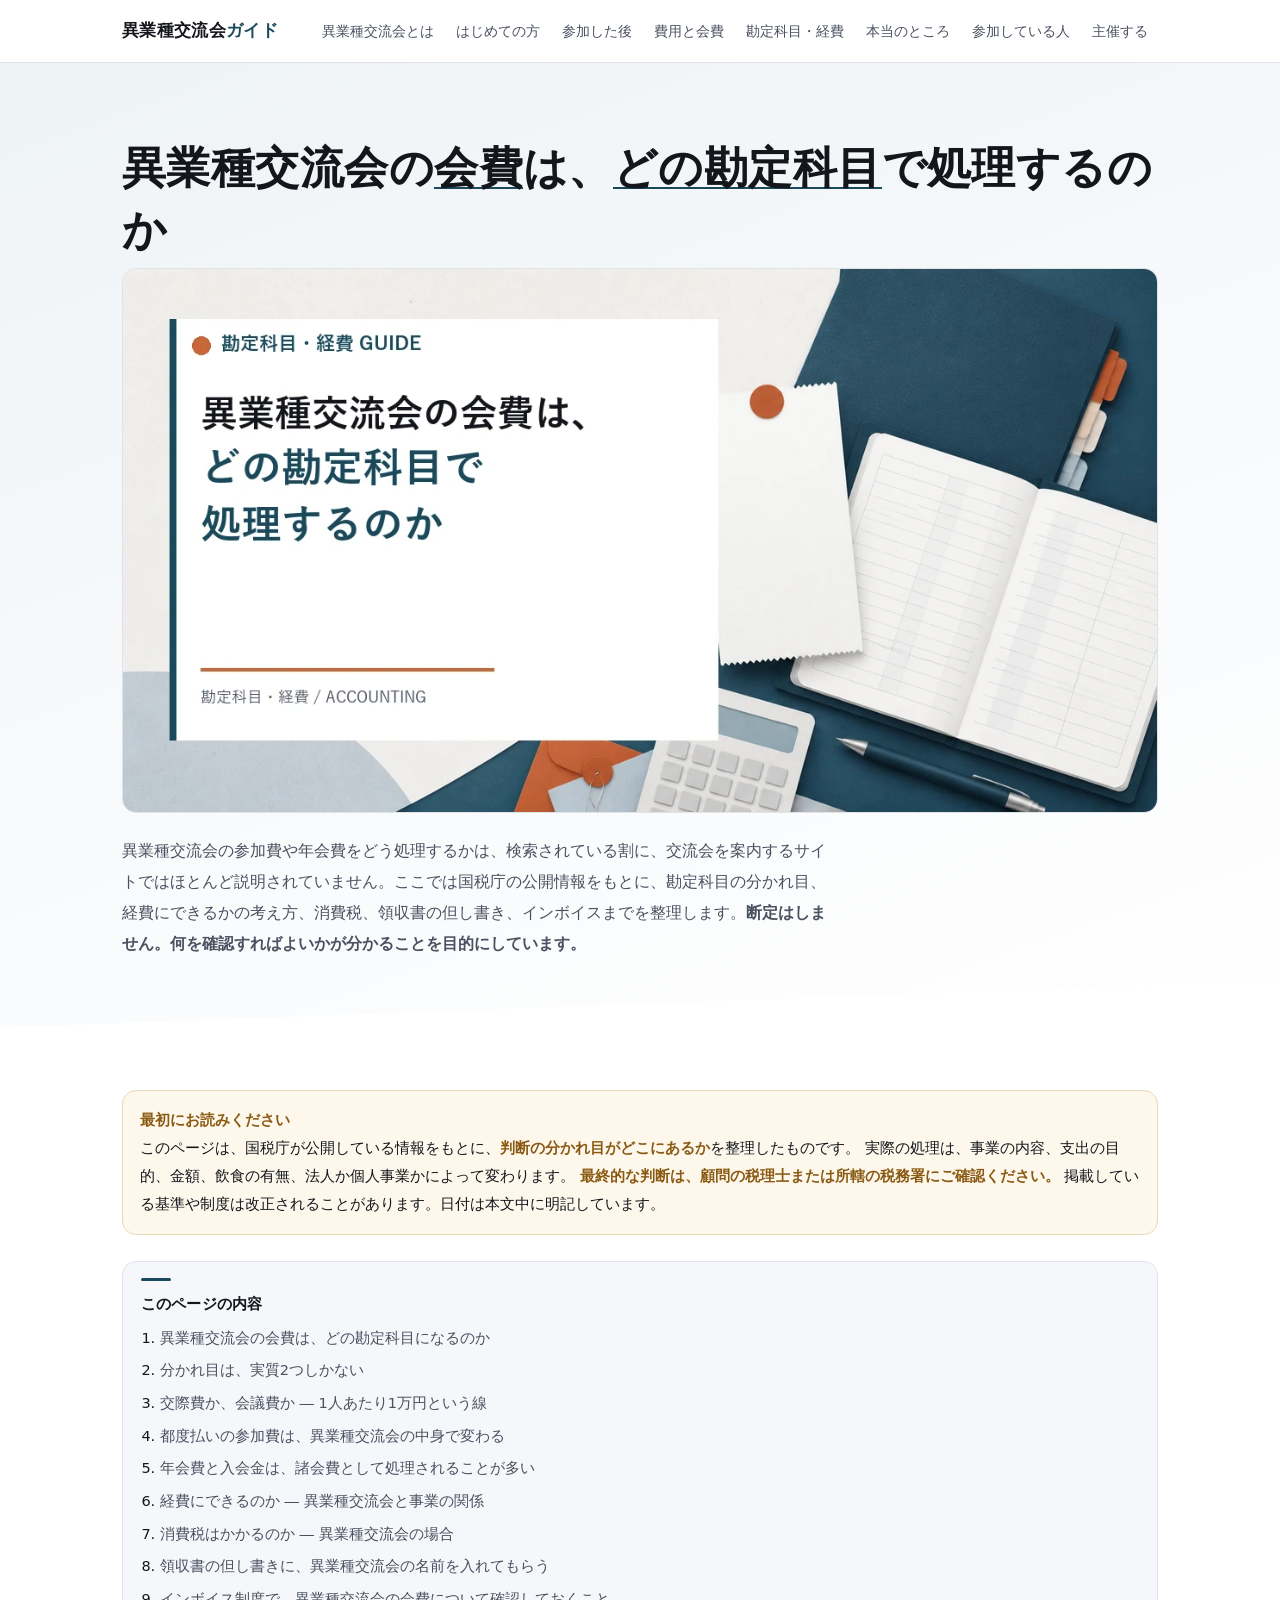
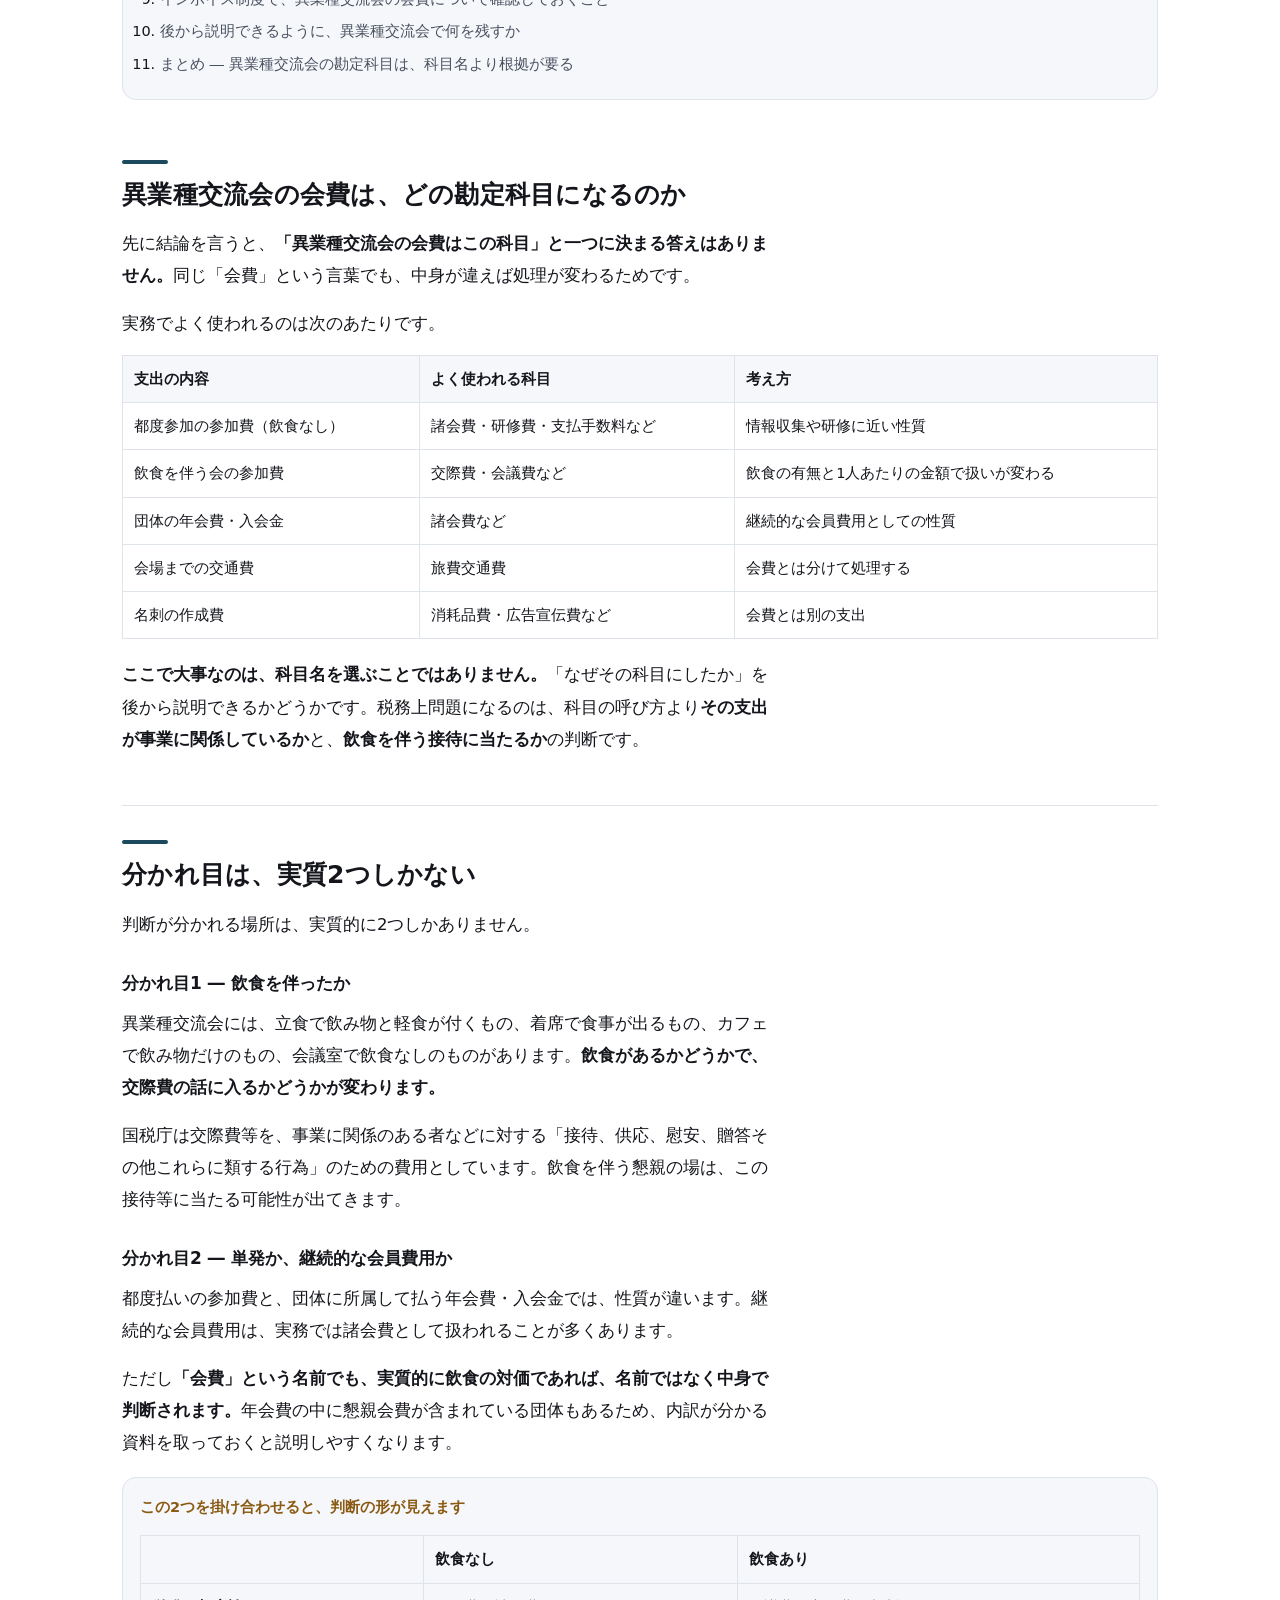
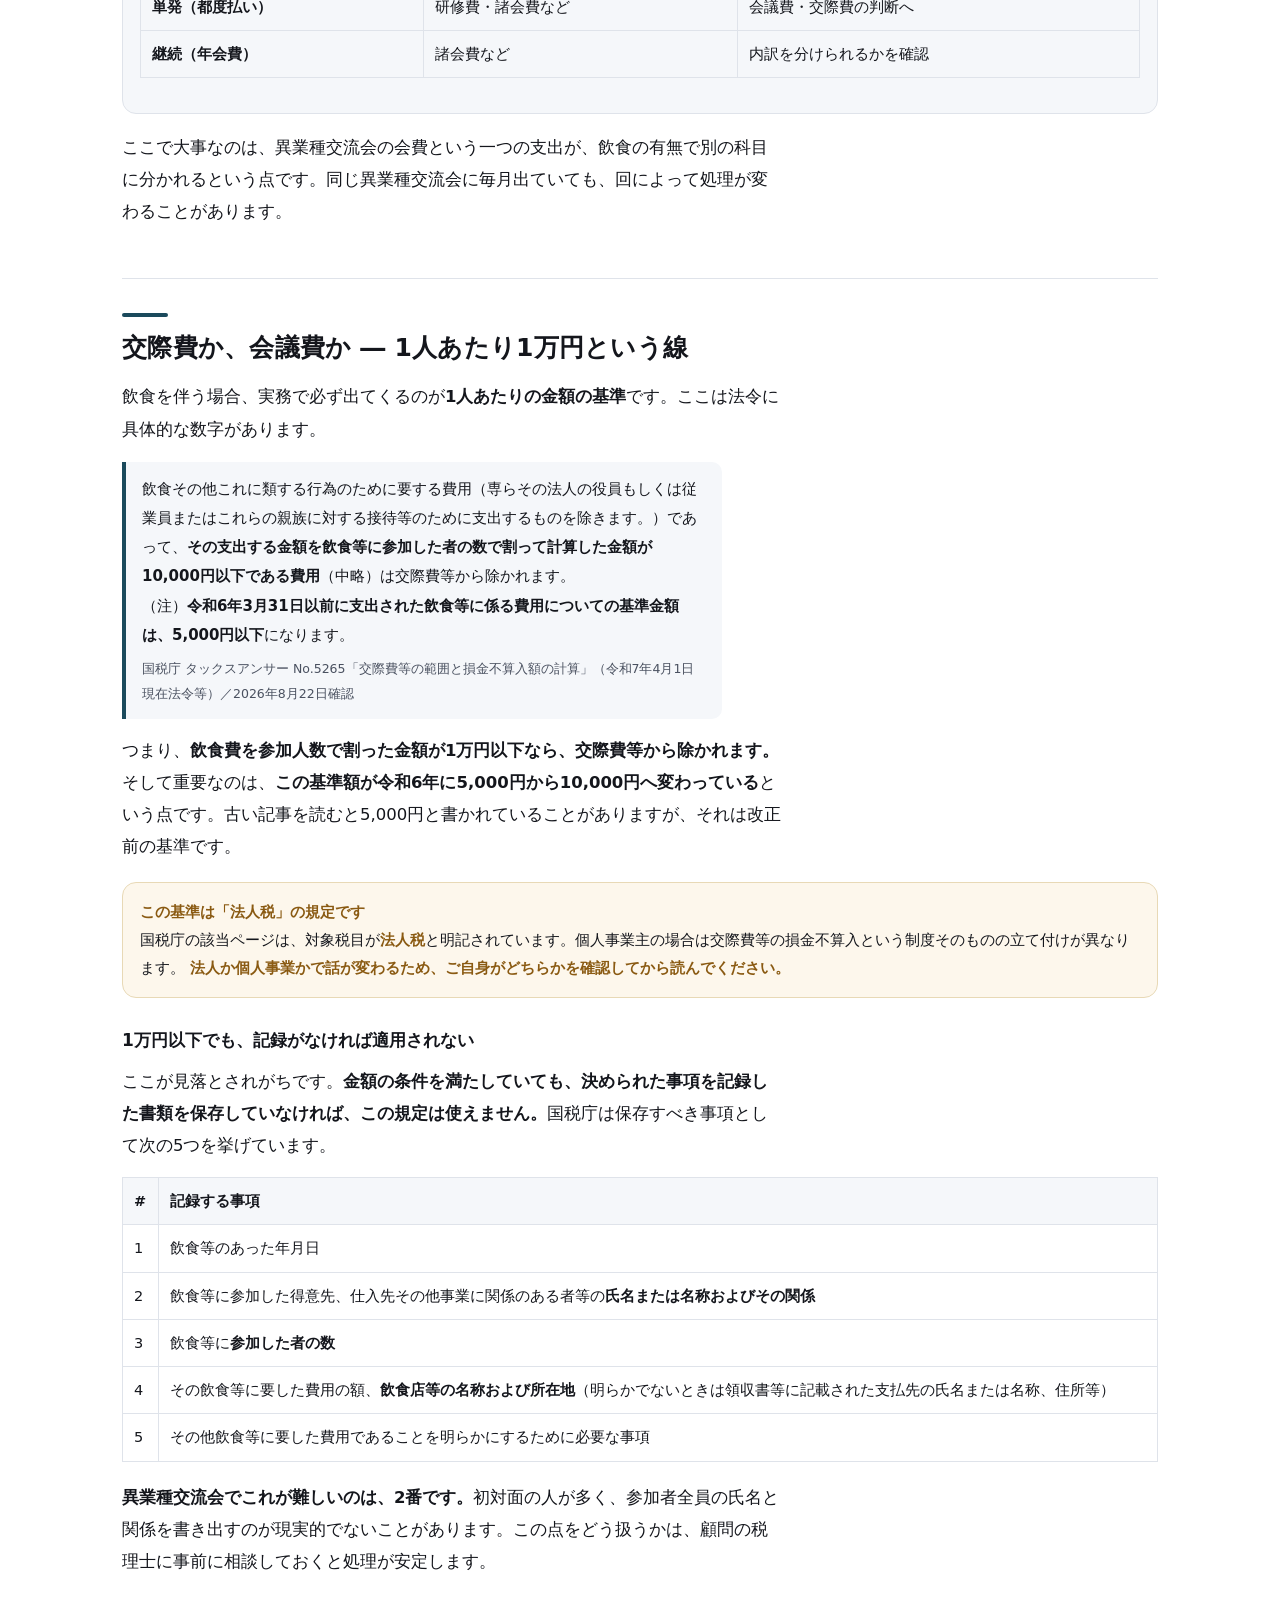
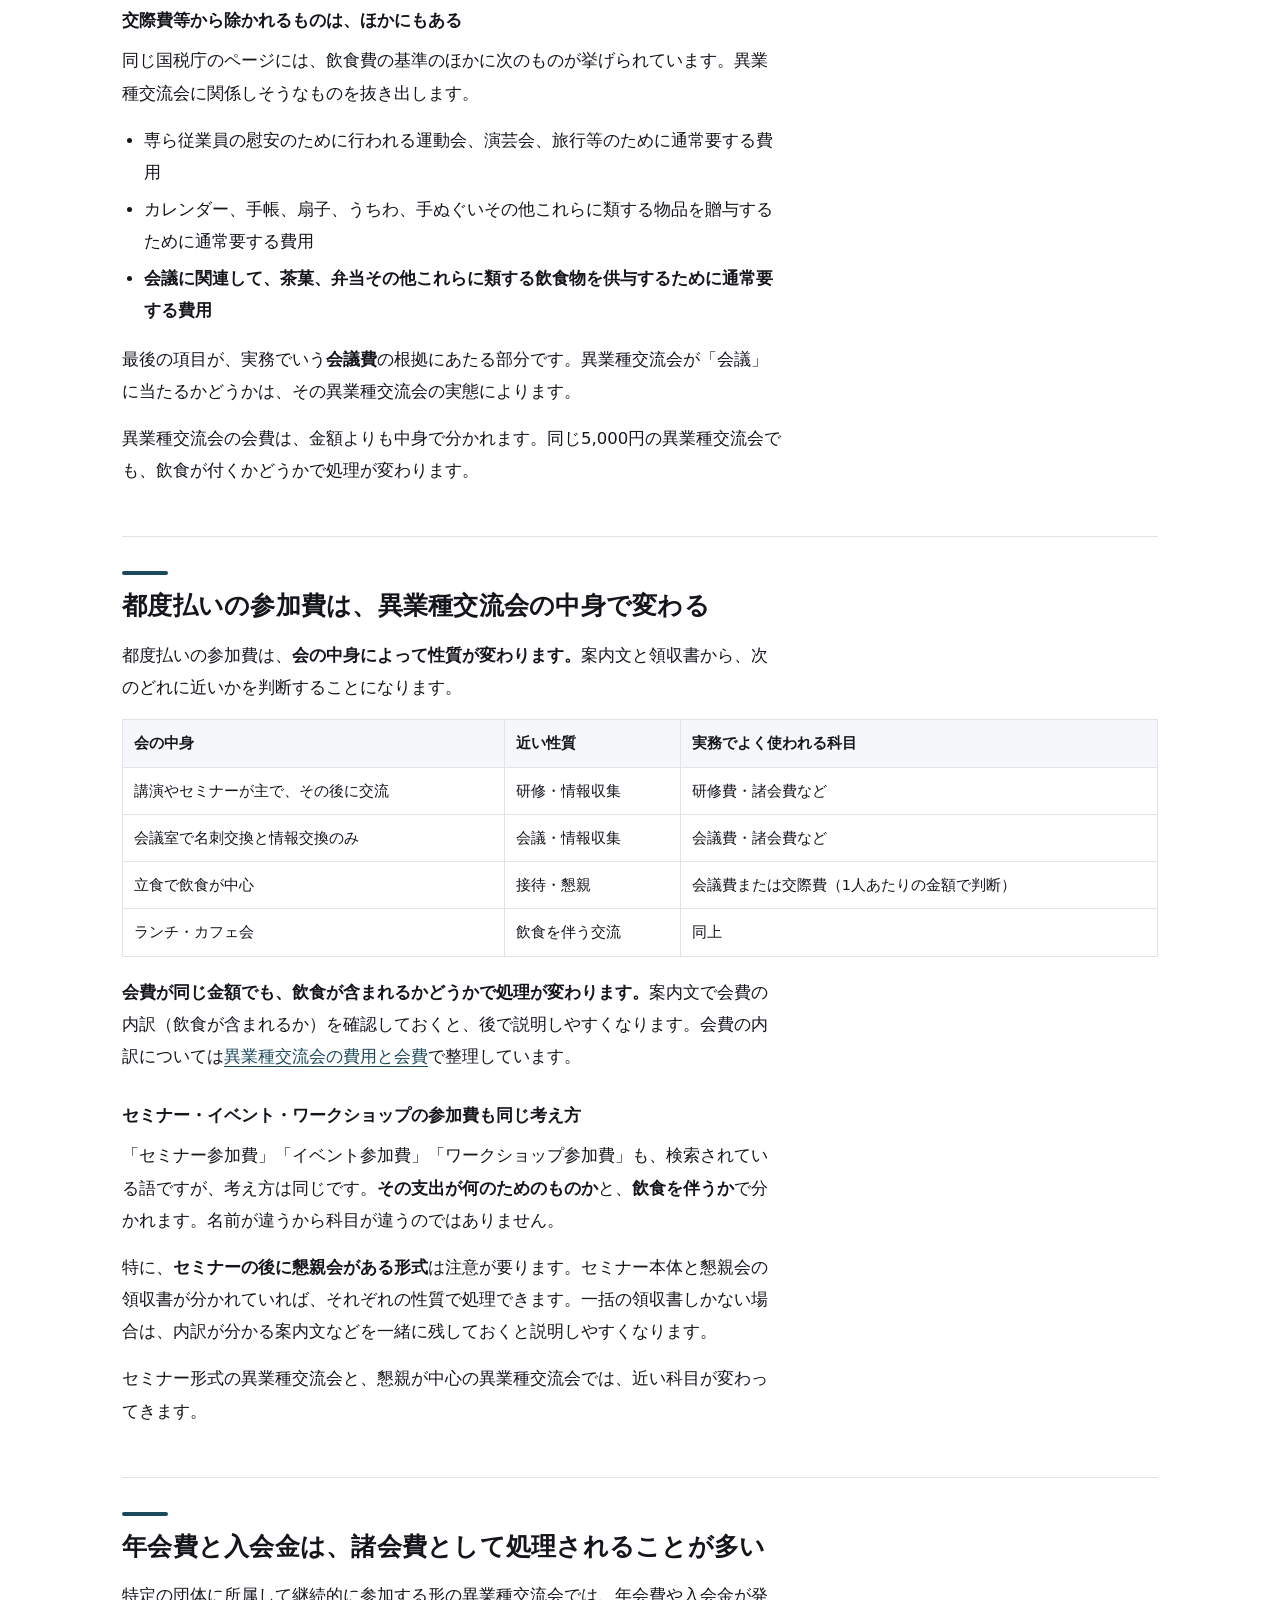
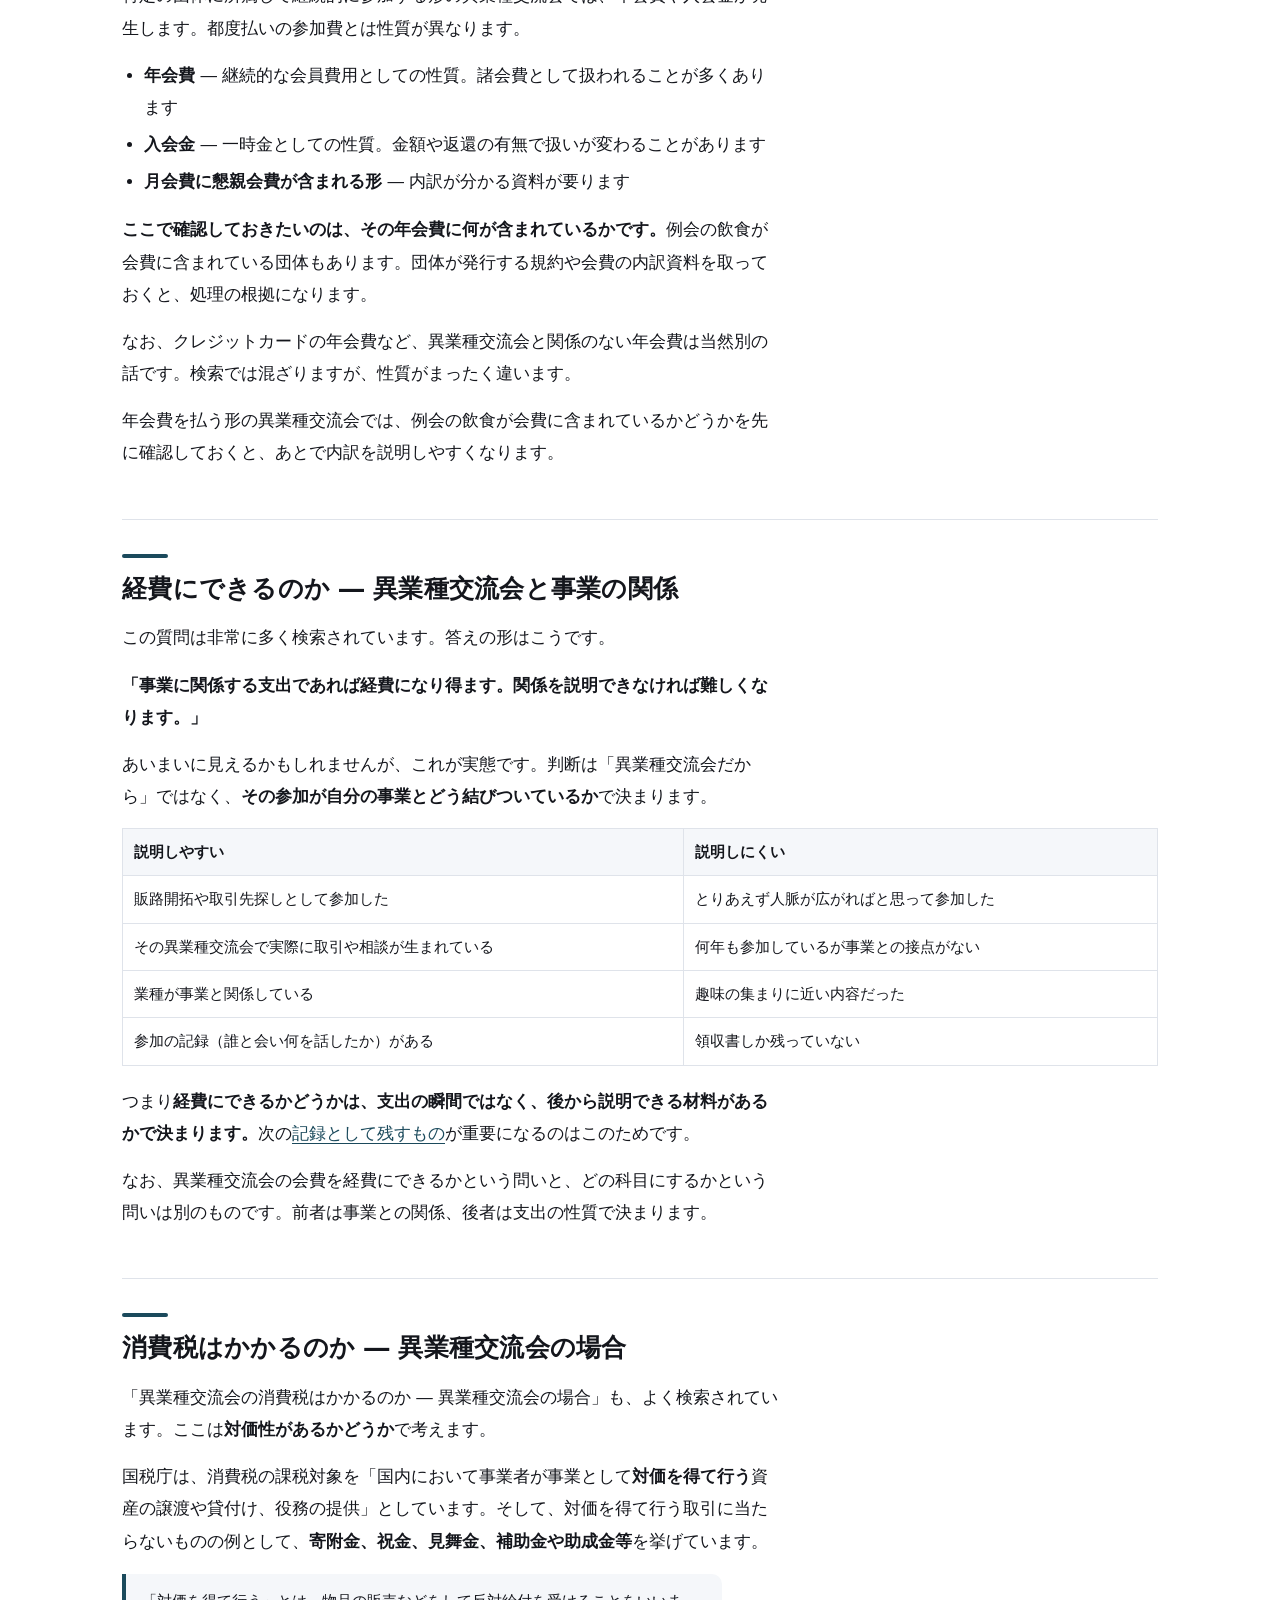
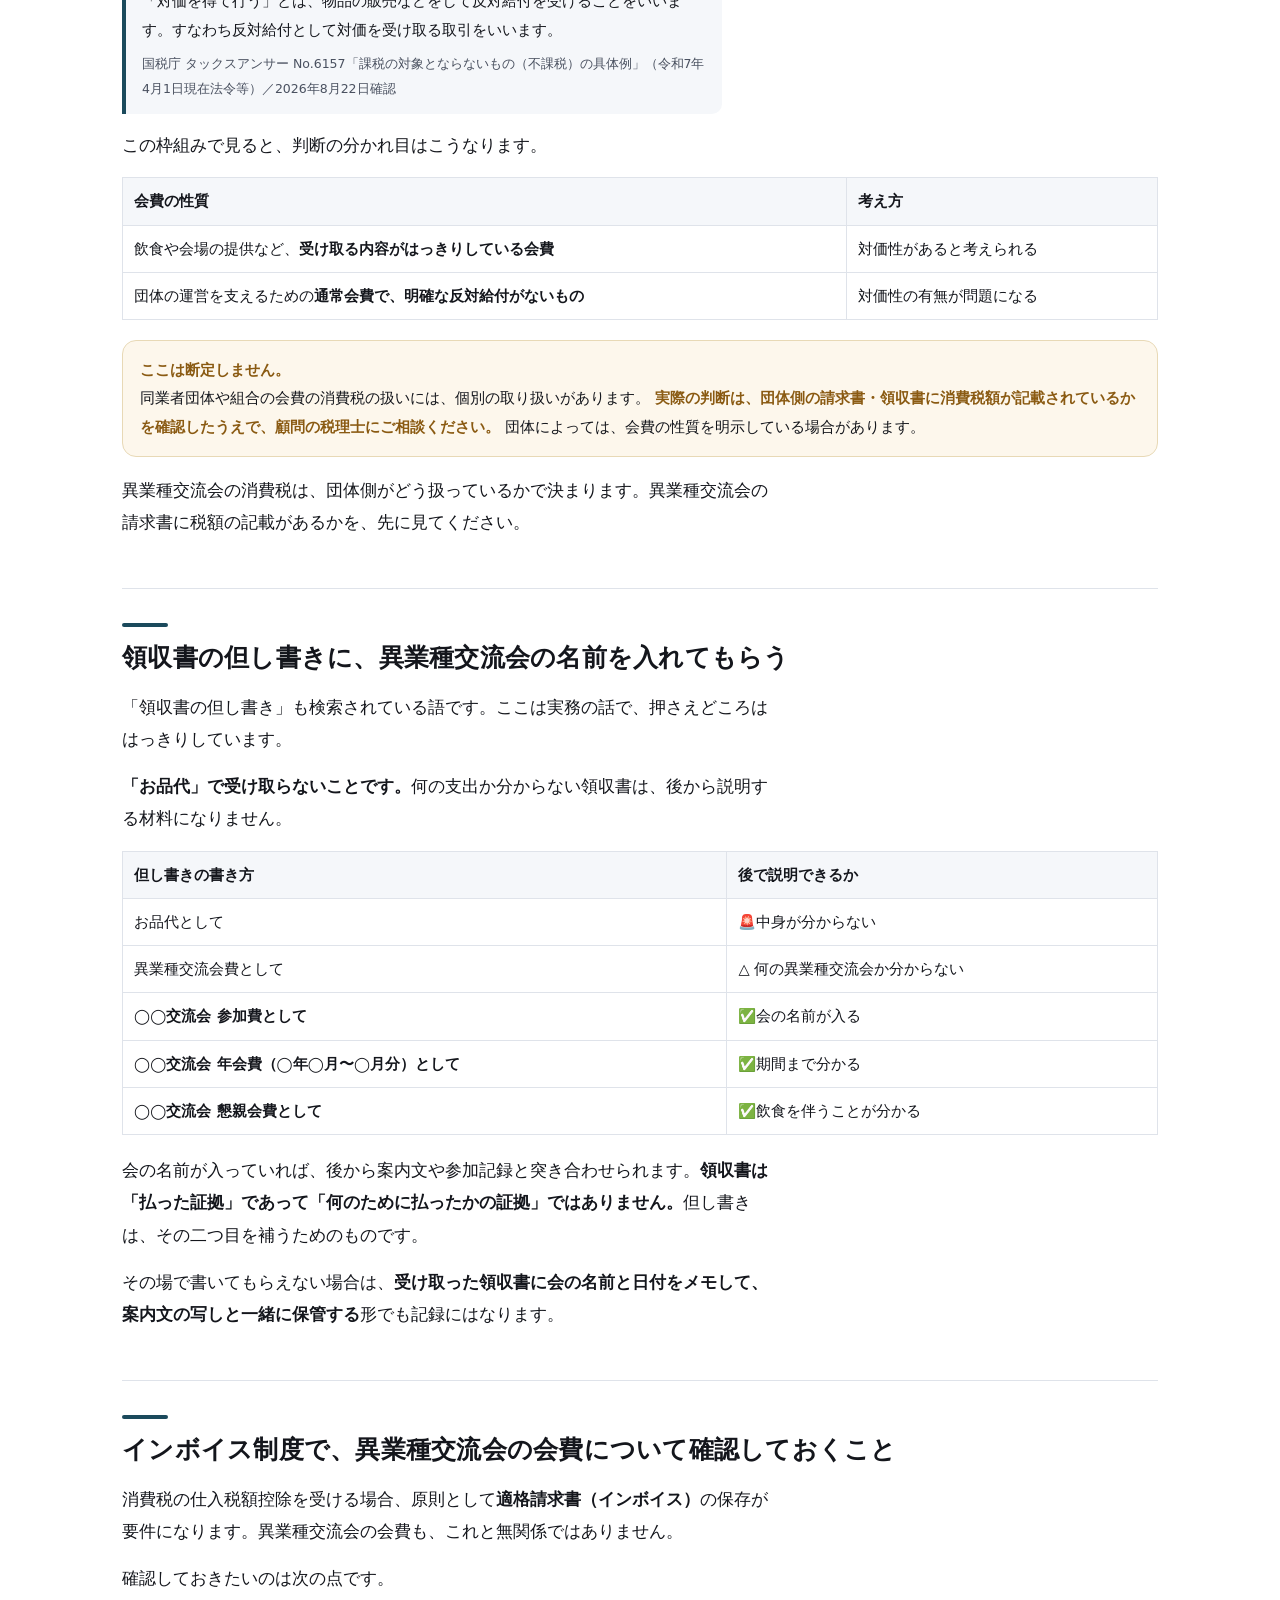
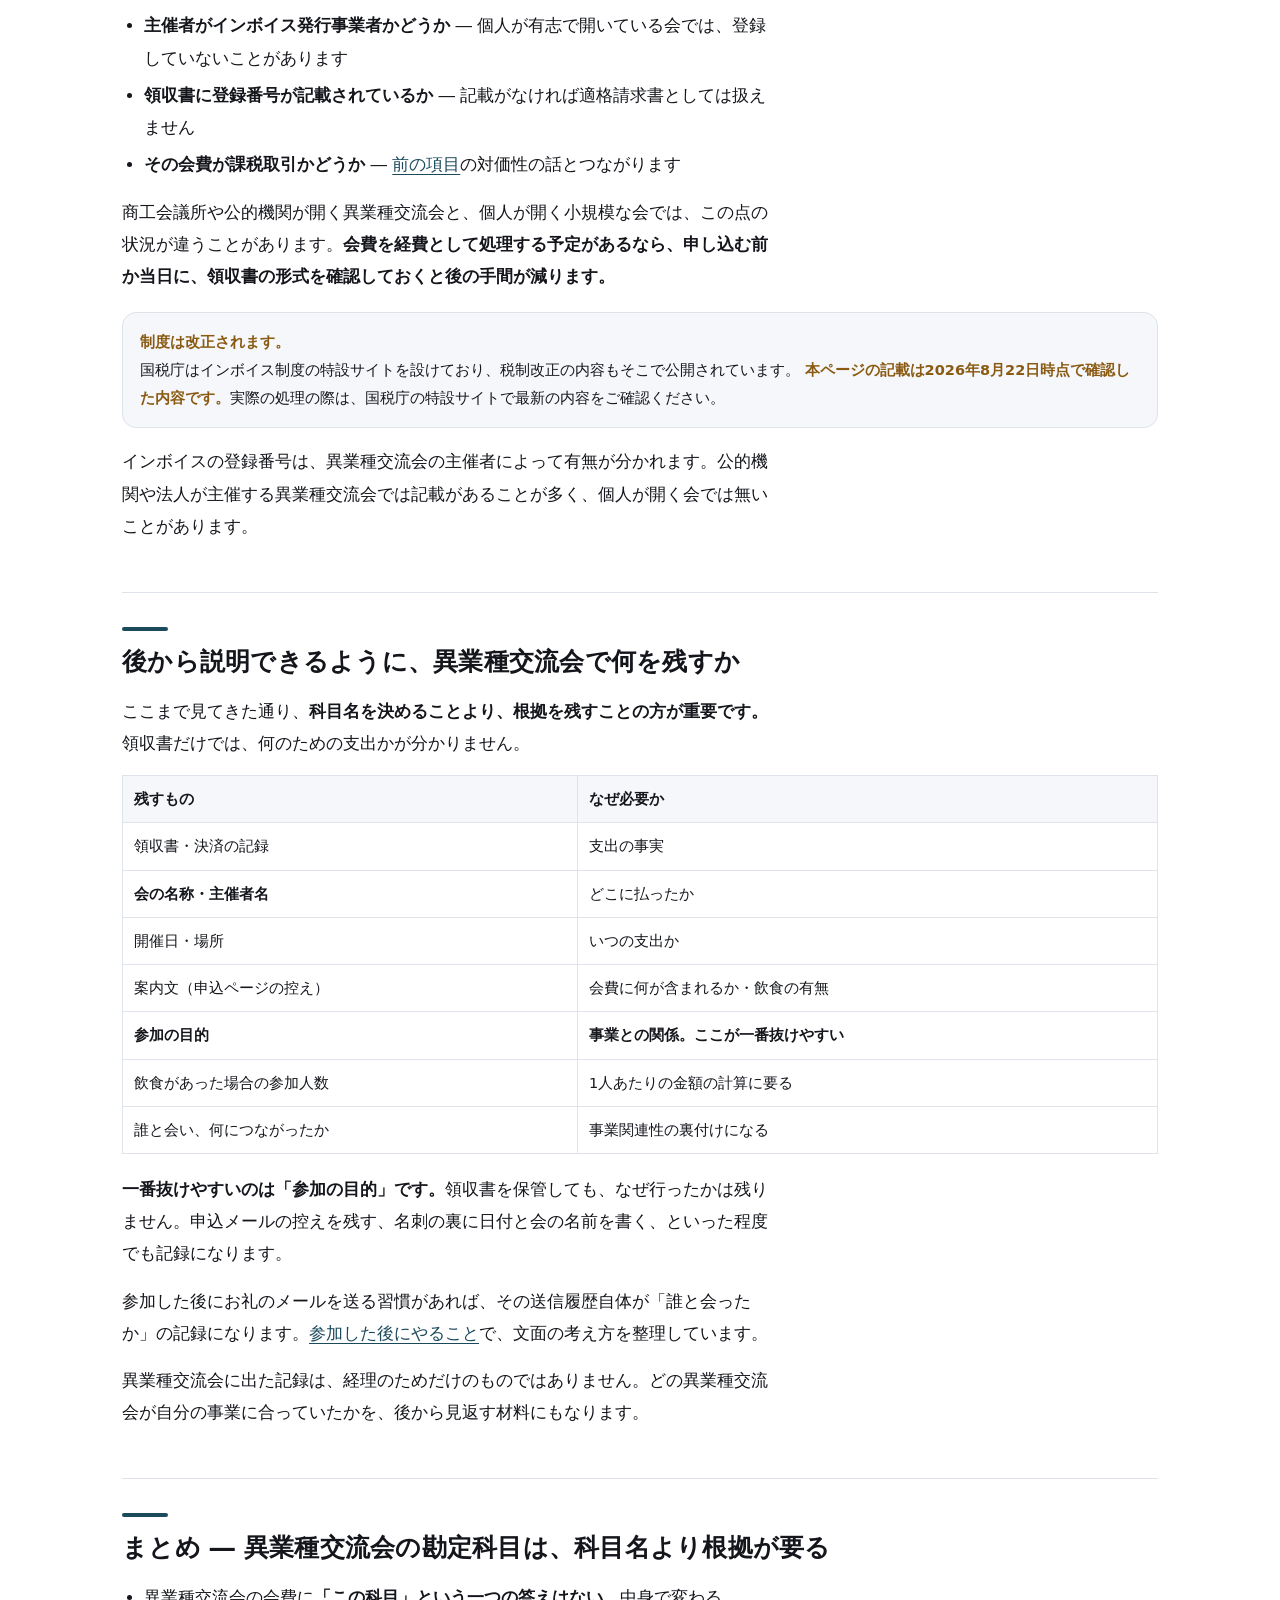
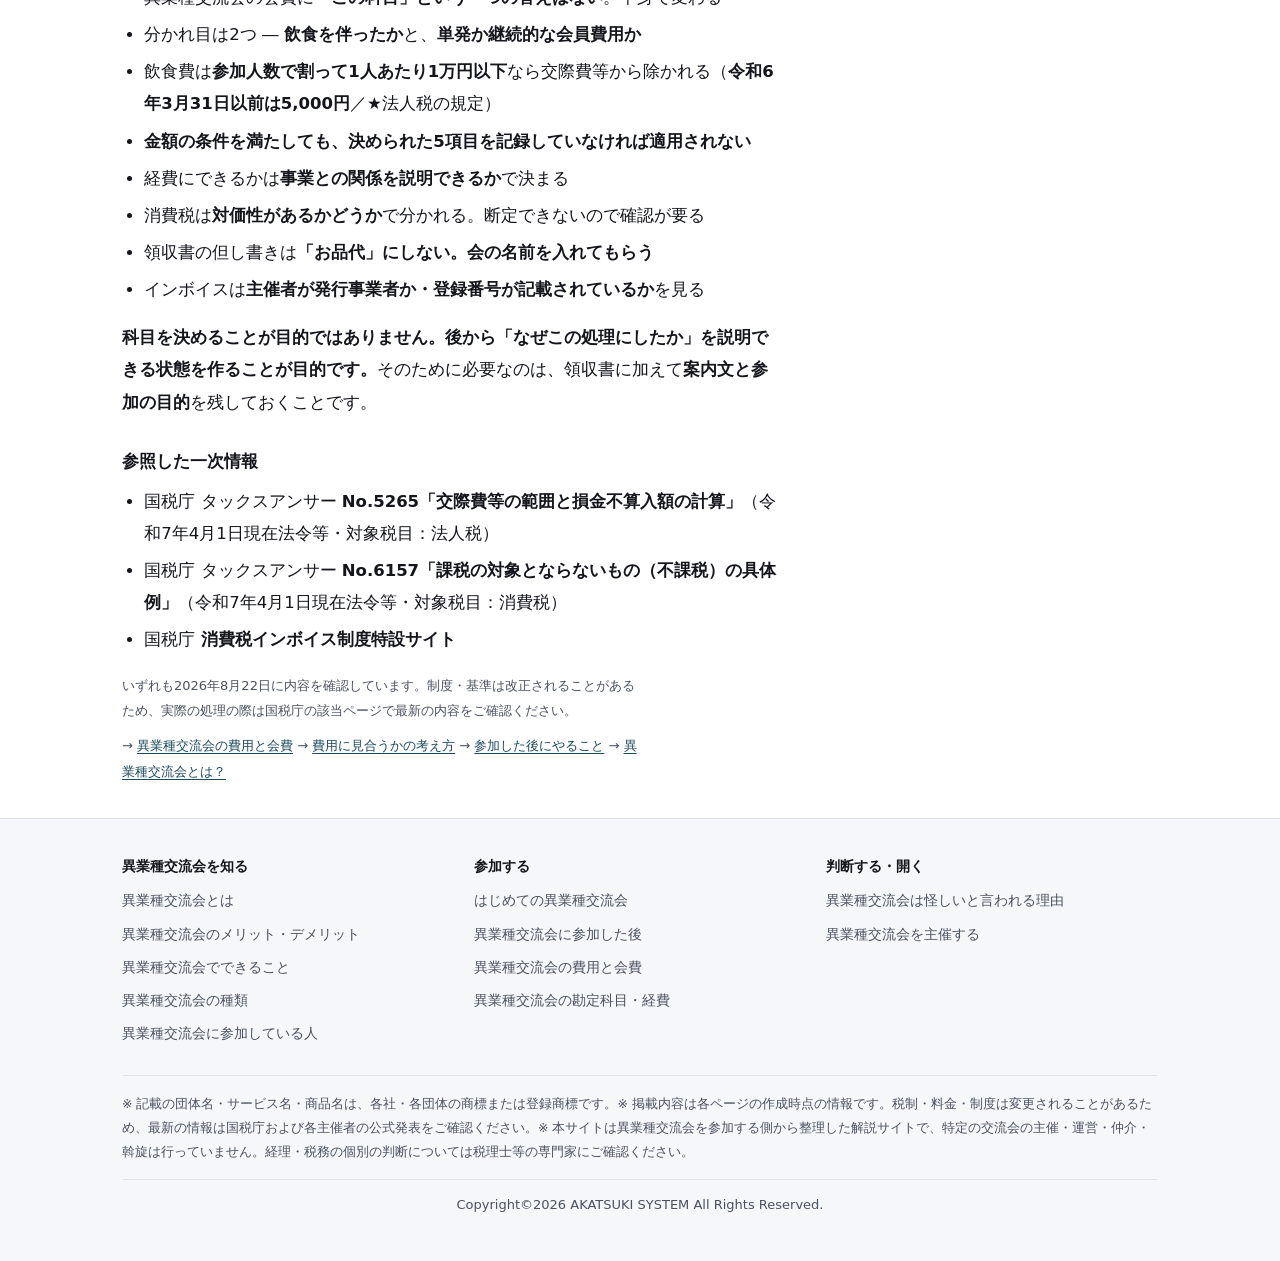
<file: accounting/index.html>
<!doctype html>
<html lang="ja">
<head>
<meta charset="utf-8">
<meta property="og:image:type" content="image/jpeg">
<meta property="og:image:secure_url" content="https://koryukai-akatsuki-system.work/img/og-v2/accounting.jpg">
<meta name="viewport" content="width=device-width,initial-scale=1">
<title>その会費、交際費でしょうか会議費でしょうか</title>
<meta name="description" content="1人あたり10,000円という基準と5つの保存要件、諸会費として扱える場合、経費にできるかの考え方。消費税の課税と不課税、領収書の但し書き、インボイス。国税庁の公開情報をもとに、確認すべき場所へ案内します">
<link rel="canonical" href="https://koryukai-akatsuki-system.work/accounting/">
<link rel="stylesheet" href="../css/base.css?v=5659d0ed">
<link rel="preload" as="image" href="https://koryukai-akatsuki-system.work/img/hero-accounting.webp" fetchpriority="high">
<meta name="robots" content="index,follow,max-image-preview:large">
<meta property="og:type" content="article">
<meta property="og:site_name" content="異業種交流会ガイド">
<meta property="og:locale" content="ja_JP">
<meta property="og:title" content="その会費、交際費でしょうか会議費でしょうか">
<meta property="og:description" content="1人あたり10,000円という基準と5つの保存要件、諸会費として扱える場合、経費にできるかの考え方。消費税の課税と不課税、領収書の但し書き、インボイス。国税庁の公開情報をもとに、確認すべき場所へ案内します">
<meta property="og:url" content="https://koryukai-akatsuki-system.work/accounting/">
<meta name="twitter:title" content="その会費、交際費でしょうか会議費でしょうか">
<meta name="twitter:description" content="1人あたり10,000円という基準と5つの保存要件、諸会費として扱える場合、経費にできるかの考え方。消費税の課税と不課税、領収書の但し書き、インボイス。国税庁の公開情報をもとに、確認すべき場所へ案内します">
<meta property="og:image" content="https://koryukai-akatsuki-system.work/img/og-v2/accounting.jpg">
<meta property="og:image:width" content="1200">
<meta property="og:image:height" content="630">
<meta property="og:image:alt" content="会費と勘定科目。経費・消費税・領収書・インボイス">
<meta name="twitter:card" content="summary_large_image">
<meta name="twitter:image" content="https://koryukai-akatsuki-system.work/img/og-v2/accounting.jpg">
<meta name="twitter:image:alt" content="会費と勘定科目。経費・消費税・領収書・インボイス">
<link rel="icon" href="/favicon.ico" sizes="48x48">
<link rel="icon" type="image/png" sizes="48x48" href="/favicon-48x48.png">
<link rel="icon" type="image/png" sizes="32x32" href="/favicon-32x32.png">
<link rel="icon" type="image/png" sizes="16x16" href="/favicon-16x16.png">
<link rel="apple-touch-icon" sizes="180x180" href="/apple-touch-icon.png">
<link rel="manifest" href="/site.webmanifest">
<link rel="mask-icon" href="/safari-pinned-tab.svg" color="#1b4a5c">
<meta name="theme-color" content="#1b4a5c">
<script type="application/ld+json">{"@context": "https://schema.org", "@type": "Article", "headline": "異業種交流会の会費は、どの勘定科目で処理するのか", "description": "異業種交流会の会費や参加費は、どの勘定科目で処理するのか。交際費と会議費の分かれ目（1人あたり10,000円の基準と5つの保存要件）、諸会費として扱える場合、経費にできるかの考え方、消費税の課税・不課税の判定、領収書の但し書き、インボイス制度の影響まで。国税庁のタックスアンサー番号つきで整理しました。", "inLanguage": "ja", "dateModified": "2026-08-23", "image": "https://koryukai-akatsuki-system.work/img/hero-accounting.webp"}</script>
<script type="application/ld+json">{"@context": "https://schema.org", "@type": "BreadcrumbList", "itemListElement": [{"@type": "ListItem", "position": 1, "name": "異業種交流会とは", "item": "/"}, {"@type": "ListItem", "position": 2, "name": "異業種交流会の会費は、どの勘定科目で処理するのか"}]}</script>
</head>
<body>
<a class="skip" href="#main">本文へ移動</a>

<header class="hd">
  <div class="wrap">
    <a class="logo" href="/">異業種交流会<span>ガイド</span></a>
    <ul class="nav">
      <li><a href="/">異業種交流会とは</a>
        <div class="mega">
          <a href="/merit-demerit/">メリット・デメリット</a>
          <a href="/what/">異業種交流会でできること</a>
          <a href="/types/">異業種交流会の種類</a>
          <a href="/find/">異業種交流会の探し方</a>
        </div>
      </li>
      <li><a href="/first-time/">はじめての方</a></li>
      <li><a href="/after/">参加した後</a></li>
      <li><a href="/cost/">費用と会費</a></li>
      <li><a href="/accounting/" aria-current="page">勘定科目・経費</a></li>
      <li><a href="/truth/">本当のところ</a></li>
      <li><a href="/who/">参加している人</a></li>
      <li><a href="/organize/">主催する</a></li>
    </ul>
  </div>
</header>

<div class="hero">
  <div class="wrap">
    <h1 class="kt">異業種交流会の<span class="kt-add">会費</span>は、<span class="kt-add">どの勘定科目</span>で処理するのか</h1>
      <figure class="eyecatch">
        <img src="../img/hero-accounting.webp" width="1200" height="630" fetchpriority="high"
             alt="異業種交流会の会費の勘定科目。交際費と会議費の分かれ目、経費処理、消費税とインボイス、領収書の保存要件">
      </figure>
    <p class="lead">異業種交流会の参加費や年会費をどう処理するかは、検索されている割に、交流会を案内するサイトではほとんど説明されていません。ここでは国税庁の公開情報をもとに、勘定科目の分かれ目、経費にできるかの考え方、消費税、領収書の但し書き、インボイスまでを整理します。<b>断定はしません。何を確認すればよいかが分かることを目的にしています。</b></p>
  </div>
</div>

<main id="main" class="wrap">

  <div class="note warn">
    <b>最初にお読みください</b><br>
    このページは、国税庁が公開している情報をもとに、<b>判断の分かれ目がどこにあるか</b>を整理したものです。
    実際の処理は、事業の内容、支出の目的、金額、飲食の有無、法人か個人事業かによって変わります。
    <b>最終的な判断は、顧問の税理士または所轄の税務署にご確認ください。</b>
    掲載している基準や制度は改正されることがあります。日付は本文中に明記しています。
  </div>

  <nav class="toc">
    <h2>このページの内容</h2>
    <ol>
      <li><a href="#kanjo">異業種交流会の会費は、どの勘定科目になるのか</a></li>
      <li><a href="#wakareme">分かれ目は、実質2つしかない</a></li>
      <li><a href="#kosaihi">交際費か、会議費か ― 1人あたり1万円という線</a></li>
      <li><a href="#sanka">都度払いの参加費は、異業種交流会の中身で変わる</a></li>
      <li><a href="#nenkaihi">年会費と入会金は、諸会費として処理されることが多い</a></li>
      <li><a href="#keihi">経費にできるのか ― 異業種交流会と事業の関係</a></li>
      <li><a href="#shohizei">消費税はかかるのか ― 異業種交流会の場合</a></li>
      <li><a href="#ryoshu">領収書の但し書きに、異業種交流会の名前を入れてもらう</a></li>
      <li><a href="#invoice">インボイス制度で、異業種交流会の会費について確認しておくこと</a></li>
      <li><a href="#kiroku">後から説明できるように、異業種交流会で何を残すか</a></li>
      <li><a href="#matome">まとめ ― 異業種交流会の勘定科目は、科目名より根拠が要る</a></li>
    </ol>
  </nav>

  <section id="kanjo">
    <h2>異業種交流会の会費は、どの勘定科目になるのか</h2>
    <p>先に結論を言うと、<b>「異業種交流会の会費はこの科目」と一つに決まる答えはありません。</b>同じ「会費」という言葉でも、中身が違えば処理が変わるためです。</p>
    <p>実務でよく使われるのは次のあたりです。</p>
    <table>
      <thead><tr><th>支出の内容</th><th>よく使われる科目</th><th>考え方</th></tr></thead>
      <tbody>
        <tr><td>都度参加の参加費（飲食なし）</td><td>諸会費・研修費・支払手数料など</td><td>情報収集や研修に近い性質</td></tr>
        <tr><td>飲食を伴う会の参加費</td><td>交際費・会議費など</td><td>飲食の有無と1人あたりの金額で扱いが変わる</td></tr>
        <tr><td>団体の年会費・入会金</td><td>諸会費など</td><td>継続的な会員費用としての性質</td></tr>
        <tr><td>会場までの交通費</td><td>旅費交通費</td><td>会費とは分けて処理する</td></tr>
        <tr><td>名刺の作成費</td><td>消耗品費・広告宣伝費など</td><td>会費とは別の支出</td></tr>
      </tbody>
    </table>
    <p><b>ここで大事なのは、科目名を選ぶことではありません。</b>「なぜその科目にしたか」を後から説明できるかどうかです。税務上問題になるのは、科目の呼び方より<b>その支出が事業に関係しているか</b>と、<b>飲食を伴う接待に当たるか</b>の判断です。</p>
  </section>

  <section id="wakareme">
    <h2>分かれ目は、実質2つしかない</h2>
    <p>判断が分かれる場所は、実質的に2つしかありません。</p>

    <h3>分かれ目1 ― 飲食を伴ったか</h3>
    <p>異業種交流会には、立食で飲み物と軽食が付くもの、着席で食事が出るもの、カフェで飲み物だけのもの、会議室で飲食なしのものがあります。<b>飲食があるかどうかで、交際費の話に入るかどうかが変わります。</b></p>
    <p>国税庁は交際費等を、事業に関係のある者などに対する「接待、供応、慰安、贈答その他これらに類する行為」のための費用としています。飲食を伴う懇親の場は、この接待等に当たる可能性が出てきます。</p>

    <h3>分かれ目2 ― 単発か、継続的な会員費用か</h3>
    <p>都度払いの参加費と、団体に所属して払う年会費・入会金では、性質が違います。継続的な会員費用は、実務では諸会費として扱われることが多くあります。</p>
    <p>ただし<b>「会費」という名前でも、実質的に飲食の対価であれば、名前ではなく中身で判断されます。</b>年会費の中に懇親会費が含まれている団体もあるため、内訳が分かる資料を取っておくと説明しやすくなります。</p>

    <div class="note">
      <b>この2つを掛け合わせると、判断の形が見えます</b>
      <table>
        <thead><tr><th></th><th>飲食なし</th><th>飲食あり</th></tr></thead>
        <tbody>
          <tr><th>単発（都度払い）</th><td>研修費・諸会費など</td><td>会議費・交際費の判断へ</td></tr>
          <tr><th>継続（年会費）</th><td>諸会費など</td><td>内訳を分けられるかを確認</td></tr>
        </tbody>
      </table>
    </div>
    <p>ここで大事なのは、異業種交流会の会費という一つの支出が、飲食の有無で別の科目に分かれるという点です。同じ異業種交流会に毎月出ていても、回によって処理が変わることがあります。</p>
  </section>

  <section id="kosaihi">
    <h2>交際費か、会議費か ― 1人あたり1万円という線</h2>
    <p>飲食を伴う場合、実務で必ず出てくるのが<b>1人あたりの金額の基準</b>です。ここは法令に具体的な数字があります。</p>

    <blockquote>
      飲食その他これに類する行為のために要する費用（専らその法人の役員もしくは従業員またはこれらの親族に対する接待等のために支出するものを除きます。）であって、<b>その支出する金額を飲食等に参加した者の数で割って計算した金額が10,000円以下である費用</b>（中略）は交際費等から除かれます。<br>
      （注）<b>令和6年3月31日以前に支出された飲食等に係る費用についての基準金額は、5,000円以下</b>になります。
      <cite>国税庁 タックスアンサー No.5265「交際費等の範囲と損金不算入額の計算」（令和7年4月1日現在法令等）／2026年8月22日確認</cite>
    </blockquote>

    <p>つまり、<b>飲食費を参加人数で割った金額が1万円以下なら、交際費等から除かれます。</b>そして重要なのは、<b>この基準額が令和6年に5,000円から10,000円へ変わっている</b>という点です。古い記事を読むと5,000円と書かれていることがありますが、それは改正前の基準です。</p>

    <div class="note warn">
      <b>この基準は「法人税」の規定です</b><br>
      国税庁の該当ページは、対象税目が<b>法人税</b>と明記されています。個人事業主の場合は交際費等の損金不算入という制度そのものの立て付けが異なります。
      <b>法人か個人事業かで話が変わるため、ご自身がどちらかを確認してから読んでください。</b>
    </div>

    <h3>1万円以下でも、記録がなければ適用されない</h3>
    <p>ここが見落とされがちです。<b>金額の条件を満たしていても、決められた事項を記録した書類を保存していなければ、この規定は使えません。</b>国税庁は保存すべき事項として次の5つを挙げています。</p>
    <table>
      <thead><tr><th>#</th><th>記録する事項</th></tr></thead>
      <tbody>
        <tr><td>1</td><td>飲食等のあった年月日</td></tr>
        <tr><td>2</td><td>飲食等に参加した得意先、仕入先その他事業に関係のある者等の<b>氏名または名称およびその関係</b></td></tr>
        <tr><td>3</td><td>飲食等に<b>参加した者の数</b></td></tr>
        <tr><td>4</td><td>その飲食等に要した費用の額、<b>飲食店等の名称および所在地</b>（明らかでないときは領収書等に記載された支払先の氏名または名称、住所等）</td></tr>
        <tr><td>5</td><td>その他飲食等に要した費用であることを明らかにするために必要な事項</td></tr>
      </tbody>
    </table>
    <p><b>異業種交流会でこれが難しいのは、2番です。</b>初対面の人が多く、参加者全員の氏名と関係を書き出すのが現実的でないことがあります。この点をどう扱うかは、顧問の税理士に事前に相談しておくと処理が安定します。</p>

    <h3>交際費等から除かれるものは、ほかにもある</h3>
    <p>同じ国税庁のページには、飲食費の基準のほかに次のものが挙げられています。異業種交流会に関係しそうなものを抜き出します。</p>
    <ul>
      <li>専ら従業員の慰安のために行われる運動会、演芸会、旅行等のために通常要する費用</li>
      <li>カレンダー、手帳、扇子、うちわ、手ぬぐいその他これらに類する物品を贈与するために通常要する費用</li>
      <li><b>会議に関連して、茶菓、弁当その他これらに類する飲食物を供与するために通常要する費用</b></li>
    </ul>
    <p>最後の項目が、実務でいう<b>会議費</b>の根拠にあたる部分です。異業種交流会が「会議」に当たるかどうかは、その異業種交流会の実態によります。</p>
    <p>異業種交流会の会費は、金額よりも中身で分かれます。同じ5,000円の異業種交流会でも、飲食が付くかどうかで処理が変わります。</p>
  </section>

  <section id="sanka">
    <h2>都度払いの参加費は、異業種交流会の中身で変わる</h2>
    <p>都度払いの参加費は、<b>会の中身によって性質が変わります。</b>案内文と領収書から、次のどれに近いかを判断することになります。</p>
    <table>
      <thead><tr><th>会の中身</th><th>近い性質</th><th>実務でよく使われる科目</th></tr></thead>
      <tbody>
        <tr><td>講演やセミナーが主で、その後に交流</td><td>研修・情報収集</td><td>研修費・諸会費など</td></tr>
        <tr><td>会議室で名刺交換と情報交換のみ</td><td>会議・情報収集</td><td>会議費・諸会費など</td></tr>
        <tr><td>立食で飲食が中心</td><td>接待・懇親</td><td>会議費または交際費（1人あたりの金額で判断）</td></tr>
        <tr><td>ランチ・カフェ会</td><td>飲食を伴う交流</td><td>同上</td></tr>
      </tbody>
    </table>
    <p><b>会費が同じ金額でも、飲食が含まれるかどうかで処理が変わります。</b>案内文で会費の内訳（飲食が含まれるか）を確認しておくと、後で説明しやすくなります。会費の内訳については<a href="/cost/">異業種交流会の費用と会費</a>で整理しています。</p>

    <h3>セミナー・イベント・ワークショップの参加費も同じ考え方</h3>
    <p>「セミナー参加費」「イベント参加費」「ワークショップ参加費」も、検索されている語ですが、考え方は同じです。<b>その支出が何のためのものか</b>と、<b>飲食を伴うか</b>で分かれます。名前が違うから科目が違うのではありません。</p>
    <p>特に、<b>セミナーの後に懇親会がある形式</b>は注意が要ります。セミナー本体と懇親会の領収書が分かれていれば、それぞれの性質で処理できます。一括の領収書しかない場合は、内訳が分かる案内文などを一緒に残しておくと説明しやすくなります。</p>
    <p>セミナー形式の異業種交流会と、懇親が中心の異業種交流会では、近い科目が変わってきます。</p>
  </section>

  <section id="nenkaihi">
    <h2>年会費と入会金は、諸会費として処理されることが多い</h2>
    <p>特定の団体に所属して継続的に参加する形の異業種交流会では、年会費や入会金が発生します。都度払いの参加費とは性質が異なります。</p>
    <ul>
      <li><b>年会費</b> ― 継続的な会員費用としての性質。諸会費として扱われることが多くあります</li>
      <li><b>入会金</b> ― 一時金としての性質。金額や返還の有無で扱いが変わることがあります</li>
      <li><b>月会費に懇親会費が含まれる形</b> ― 内訳が分かる資料が要ります</li>
    </ul>
    <p><b>ここで確認しておきたいのは、その年会費に何が含まれているかです。</b>例会の飲食が会費に含まれている団体もあります。団体が発行する規約や会費の内訳資料を取っておくと、処理の根拠になります。</p>
    <p>なお、クレジットカードの年会費など、異業種交流会と関係のない年会費は当然別の話です。検索では混ざりますが、性質がまったく違います。</p>
    <p>年会費を払う形の異業種交流会では、例会の飲食が会費に含まれているかどうかを先に確認しておくと、あとで内訳を説明しやすくなります。</p>
  </section>

  <section id="keihi">
    <h2>経費にできるのか ― 異業種交流会と事業の関係</h2>
    <p>この質問は非常に多く検索されています。答えの形はこうです。</p>
    <p><b>「事業に関係する支出であれば経費になり得ます。関係を説明できなければ難しくなります。」</b></p>
    <p>あいまいに見えるかもしれませんが、これが実態です。判断は「異業種交流会だから」ではなく、<b>その参加が自分の事業とどう結びついているか</b>で決まります。</p>
    <table>
      <thead><tr><th>説明しやすい</th><th>説明しにくい</th></tr></thead>
      <tbody>
        <tr><td>販路開拓や取引先探しとして参加した</td><td>とりあえず人脈が広がればと思って参加した</td></tr>
        <tr><td>その異業種交流会で実際に取引や相談が生まれている</td><td>何年も参加しているが事業との接点がない</td></tr>
        <tr><td>業種が事業と関係している</td><td>趣味の集まりに近い内容だった</td></tr>
        <tr><td>参加の記録（誰と会い何を話したか）がある</td><td>領収書しか残っていない</td></tr>
      </tbody>
    </table>
    <p>つまり<b>経費にできるかどうかは、支出の瞬間ではなく、後から説明できる材料があるかで決まります。</b>次の<a href="#kiroku">記録として残すもの</a>が重要になるのはこのためです。</p>
    <p>なお、異業種交流会の会費を経費にできるかという問いと、どの科目にするかという問いは別のものです。前者は事業との関係、後者は支出の性質で決まります。</p>
  </section>

  <section id="shohizei">
    <h2>消費税はかかるのか ― 異業種交流会の場合</h2>
    <p>「異業種交流会の消費税はかかるのか ― 異業種交流会の場合」も、よく検索されています。ここは<b>対価性があるかどうか</b>で考えます。</p>
    <p>国税庁は、消費税の課税対象を「国内において事業者が事業として<b>対価を得て行う</b>資産の譲渡や貸付け、役務の提供」としています。そして、対価を得て行う取引に当たらないものの例として、<b>寄附金、祝金、見舞金、補助金や助成金等</b>を挙げています。</p>
    <blockquote>
      「対価を得て行う」とは、物品の販売などをして反対給付を受けることをいいます。すなわち反対給付として対価を受け取る取引をいいます。
      <cite>国税庁 タックスアンサー No.6157「課税の対象とならないもの（不課税）の具体例」（令和7年4月1日現在法令等）／2026年8月22日確認</cite>
    </blockquote>
    <p>この枠組みで見ると、判断の分かれ目はこうなります。</p>
    <table>
      <thead><tr><th>会費の性質</th><th>考え方</th></tr></thead>
      <tbody>
        <tr><td>飲食や会場の提供など、<b>受け取る内容がはっきりしている会費</b></td><td>対価性があると考えられる</td></tr>
        <tr><td>団体の運営を支えるための<b>通常会費で、明確な反対給付がないもの</b></td><td>対価性の有無が問題になる</td></tr>
      </tbody>
    </table>
    <div class="note warn">
      <b>ここは断定しません。</b><br>
      同業者団体や組合の会費の消費税の扱いには、個別の取り扱いがあります。
      <b>実際の判断は、団体側の請求書・領収書に消費税額が記載されているかを確認したうえで、顧問の税理士にご相談ください。</b>
      団体によっては、会費の性質を明示している場合があります。
    </div>
    <p>異業種交流会の消費税は、団体側がどう扱っているかで決まります。異業種交流会の請求書に税額の記載があるかを、先に見てください。</p>
  </section>

  <section id="ryoshu">
    <h2>領収書の但し書きに、異業種交流会の名前を入れてもらう</h2>
    <p>「領収書の但し書き」も検索されている語です。ここは実務の話で、押さえどころははっきりしています。</p>
    <p><b>「お品代」で受け取らないことです。</b>何の支出か分からない領収書は、後から説明する材料になりません。</p>
    <table>
      <thead><tr><th>但し書きの書き方</th><th>後で説明できるか</th></tr></thead>
      <tbody>
        <tr><td>お品代として</td><td>🚨中身が分からない</td></tr>
        <tr><td>異業種交流会費として</td><td>△ 何の異業種交流会か分からない</td></tr>
        <tr><td><b>◯◯交流会 参加費として</b></td><td>✅会の名前が入る</td></tr>
        <tr><td><b>◯◯交流会 年会費（◯年◯月〜◯月分）として</b></td><td>✅期間まで分かる</td></tr>
        <tr><td><b>◯◯交流会 懇親会費として</b></td><td>✅飲食を伴うことが分かる</td></tr>
      </tbody>
    </table>
    <p>会の名前が入っていれば、後から案内文や参加記録と突き合わせられます。<b>領収書は「払った証拠」であって「何のために払ったかの証拠」ではありません。</b>但し書きは、その二つ目を補うためのものです。</p>
    <p>その場で書いてもらえない場合は、<b>受け取った領収書に会の名前と日付をメモして、案内文の写しと一緒に保管する</b>形でも記録にはなります。</p>
  </section>

  <section id="invoice">
    <h2>インボイス制度で、異業種交流会の会費について確認しておくこと</h2>
    <p>消費税の仕入税額控除を受ける場合、原則として<b>適格請求書（インボイス）</b>の保存が要件になります。異業種交流会の会費も、これと無関係ではありません。</p>
    <p>確認しておきたいのは次の点です。</p>
    <ul>
      <li><b>主催者がインボイス発行事業者かどうか</b> ― 個人が有志で開いている会では、登録していないことがあります</li>
      <li><b>領収書に登録番号が記載されているか</b> ― 記載がなければ適格請求書としては扱えません</li>
      <li><b>その会費が課税取引かどうか</b> ― <a href="#shohizei">前の項目</a>の対価性の話とつながります</li>
    </ul>
    <p>商工会議所や公的機関が開く異業種交流会と、個人が開く小規模な会では、この点の状況が違うことがあります。<b>会費を経費として処理する予定があるなら、申し込む前か当日に、領収書の形式を確認しておくと後の手間が減ります。</b></p>
    <div class="note">
      <b>制度は改正されます。</b><br>
      国税庁はインボイス制度の特設サイトを設けており、税制改正の内容もそこで公開されています。
      <b>本ページの記載は2026年8月22日時点で確認した内容です。</b>実際の処理の際は、国税庁の特設サイトで最新の内容をご確認ください。
    </div>
    <p>インボイスの登録番号は、異業種交流会の主催者によって有無が分かれます。公的機関や法人が主催する異業種交流会では記載があることが多く、個人が開く会では無いことがあります。</p>
  </section>

  <section id="kiroku">
    <h2>後から説明できるように、異業種交流会で何を残すか</h2>
    <p>ここまで見てきた通り、<b>科目名を決めることより、根拠を残すことの方が重要です。</b>領収書だけでは、何のための支出かが分かりません。</p>
    <table>
      <thead><tr><th>残すもの</th><th>なぜ必要か</th></tr></thead>
      <tbody>
        <tr><td>領収書・決済の記録</td><td>支出の事実</td></tr>
        <tr><td><b>会の名称・主催者名</b></td><td>どこに払ったか</td></tr>
        <tr><td>開催日・場所</td><td>いつの支出か</td></tr>
        <tr><td>案内文（申込ページの控え）</td><td>会費に何が含まれるか・飲食の有無</td></tr>
        <tr><td><b>参加の目的</b></td><td><b>事業との関係。ここが一番抜けやすい</b></td></tr>
        <tr><td>飲食があった場合の参加人数</td><td>1人あたりの金額の計算に要る</td></tr>
        <tr><td>誰と会い、何につながったか</td><td>事業関連性の裏付けになる</td></tr>
      </tbody>
    </table>
    <p><b>一番抜けやすいのは「参加の目的」です。</b>領収書を保管しても、なぜ行ったかは残りません。申込メールの控えを残す、名刺の裏に日付と会の名前を書く、といった程度でも記録になります。</p>
    <p>参加した後にお礼のメールを送る習慣があれば、その送信履歴自体が「誰と会ったか」の記録になります。<a href="/after/">参加した後にやること</a>で、文面の考え方を整理しています。</p>
    <p>異業種交流会に出た記録は、経理のためだけのものではありません。どの異業種交流会が自分の事業に合っていたかを、後から見返す材料にもなります。</p>
  </section>

  <section id="matome">
    <h2>まとめ ― 異業種交流会の勘定科目は、科目名より根拠が要る</h2>
    <ul>
      <li>異業種交流会の会費に<b>「この科目」という一つの答えはない</b>。中身で変わる</li>
      <li>分かれ目は2つ ― <b>飲食を伴ったか</b>と、<b>単発か継続的な会員費用か</b></li>
      <li>飲食費は<b>参加人数で割って1人あたり1万円以下</b>なら交際費等から除かれる（<b>令和6年3月31日以前は5,000円</b>／★法人税の規定）</li>
      <li><b>金額の条件を満たしても、決められた5項目を記録していなければ適用されない</b></li>
      <li>経費にできるかは<b>事業との関係を説明できるか</b>で決まる</li>
      <li>消費税は<b>対価性があるかどうか</b>で分かれる。断定できないので確認が要る</li>
      <li>領収書の但し書きは<b>「お品代」にしない。会の名前を入れてもらう</b></li>
      <li>インボイスは<b>主催者が発行事業者か・登録番号が記載されているか</b>を見る</li>
    </ul>
    <p><b>科目を決めることが目的ではありません。後から「なぜこの処理にしたか」を説明できる状態を作ることが目的です。</b>そのために必要なのは、領収書に加えて<b>案内文と参加の目的</b>を残しておくことです。</p>

    <h3>参照した一次情報</h3>
    <ul>
      <li>国税庁 タックスアンサー <b>No.5265「交際費等の範囲と損金不算入額の計算」</b>（令和7年4月1日現在法令等・対象税目：法人税）</li>
      <li>国税庁 タックスアンサー <b>No.6157「課税の対象とならないもの（不課税）の具体例」</b>（令和7年4月1日現在法令等・対象税目：消費税）</li>
      <li>国税庁 <b>消費税インボイス制度特設サイト</b></li>
    </ul>
    <p class="src">いずれも2026年8月22日に内容を確認しています。制度・基準は改正されることがあるため、実際の処理の際は国税庁の該当ページで最新の内容をご確認ください。</p>

    <p class="src">
      → <a href="/cost/">異業種交流会の費用と会費</a>
      → <a href="/merit-demerit/#hiyo">費用に見合うかの考え方</a>
      → <a href="/after/">参加した後にやること</a>
      → <a href="/">異業種交流会とは？</a>
    </p>
  </section>

</main>

<footer class="ft">
  <div class="wrap">
    <div class="cols">
      <div>
        <b>異業種交流会を知る</b>
        <a href="/">異業種交流会とは</a>
        <a href="/merit-demerit/">異業種交流会のメリット・デメリット</a>
        <a href="/what/">異業種交流会でできること</a>
        <a href="/types/">異業種交流会の種類</a>
        <a href="/who/">異業種交流会に参加している人</a>
      </div>
      <div>
        <b>参加する</b>
        <a href="/first-time/">はじめての異業種交流会</a>
        <a href="/after/">異業種交流会に参加した後</a>
        <a href="/cost/">異業種交流会の費用と会費</a>
        <a href="/accounting/">異業種交流会の勘定科目・経費</a>
      </div>
      <div>
        <b>判断する・開く</b>
        <a href="/truth/">異業種交流会は怪しいと言われる理由</a>
        <a href="/organize/">異業種交流会を主催する</a>
      </div>
    </div>
    <div class="btm" aria-label="商標・情報・運営に関する注記">
      <p>※ 記載の団体名・サービス名・商品名は、各社・各団体の商標または登録商標です。※ 掲載内容は各ページの作成時点の情報です。税制・料金・制度は変更されることがあるため、最新の情報は国税庁および各主催者の公式発表をご確認ください。※ 本サイトは異業種交流会を参加する側から整理した解説サイトで、特定の交流会の主催・運営・仲介・斡旋は行っていません。経理・税務の個別の判断については税理士等の専門家にご確認ください。</p>
    </div>
    <div class="fine"><span>Copyright©2026 AKATSUKI SYSTEM All Rights Reserved.</span></div>
  </div>
</footer>

</body>
</html>
</file>
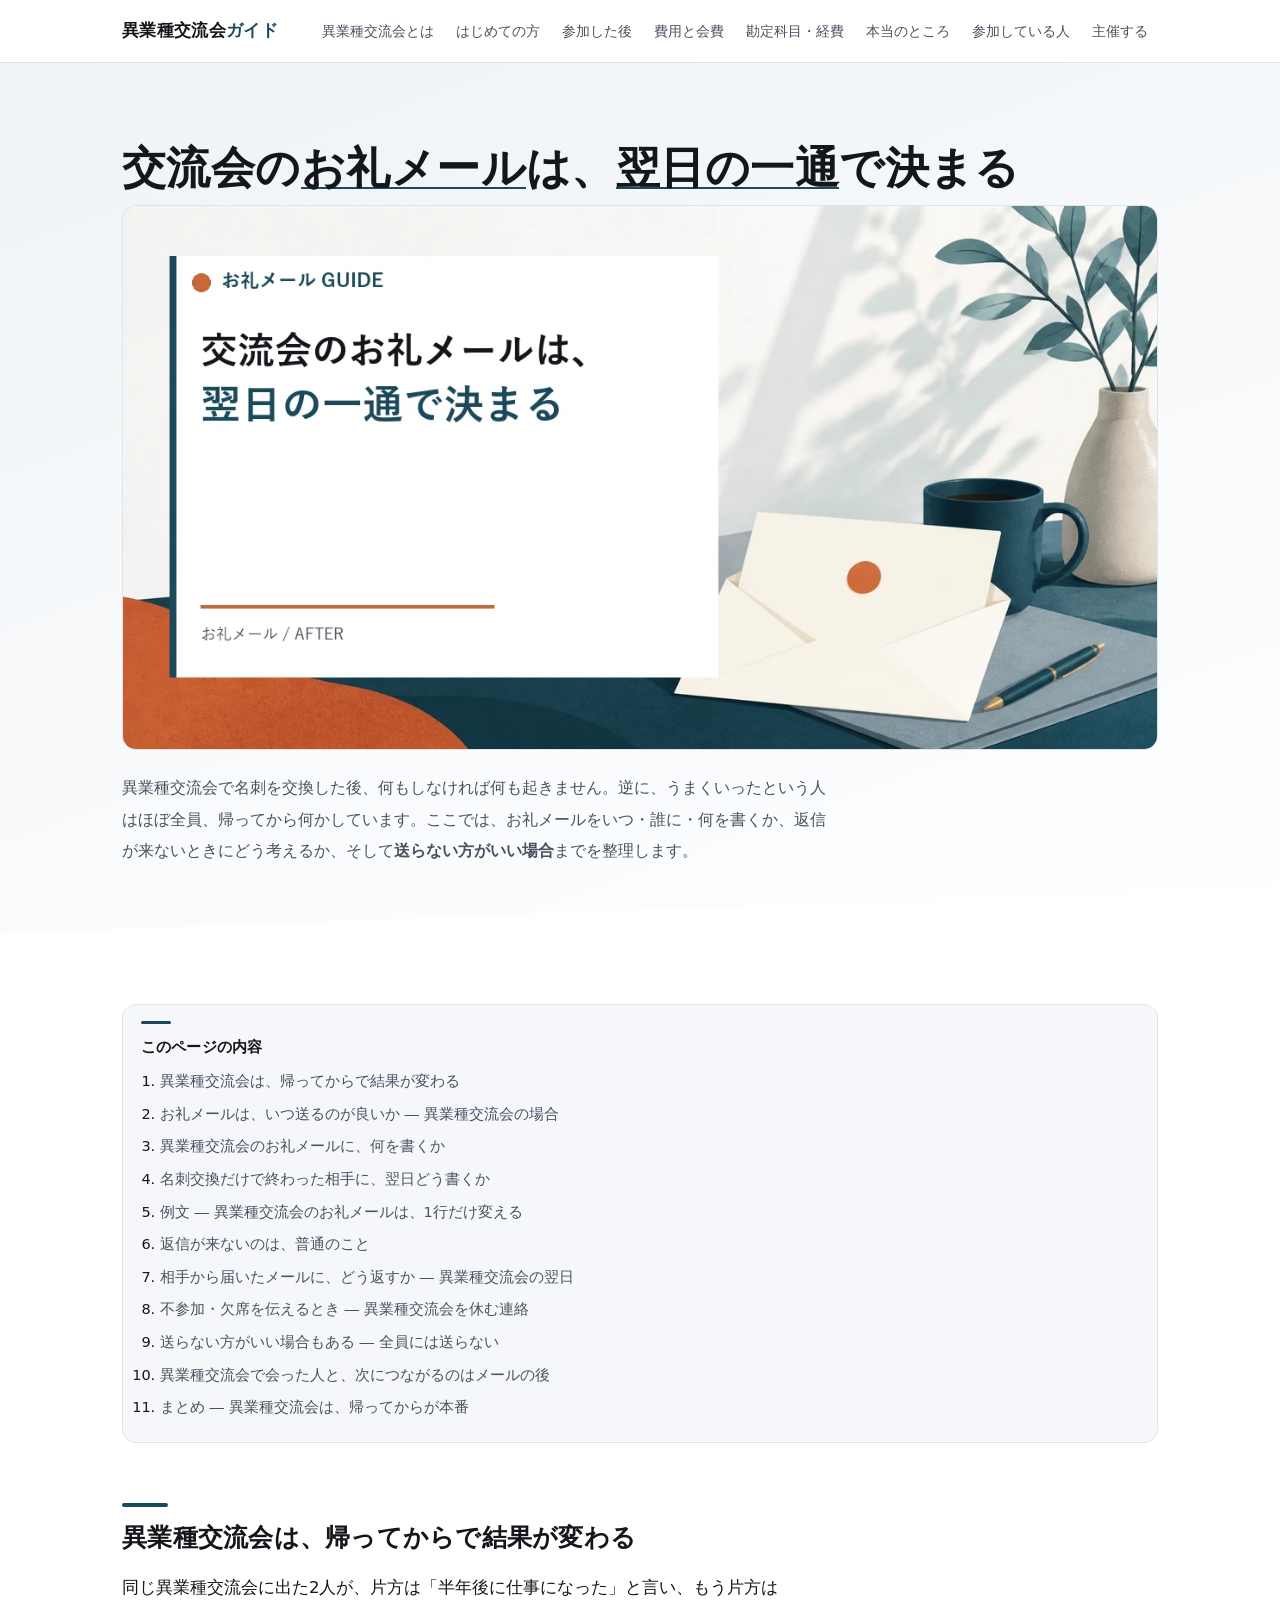
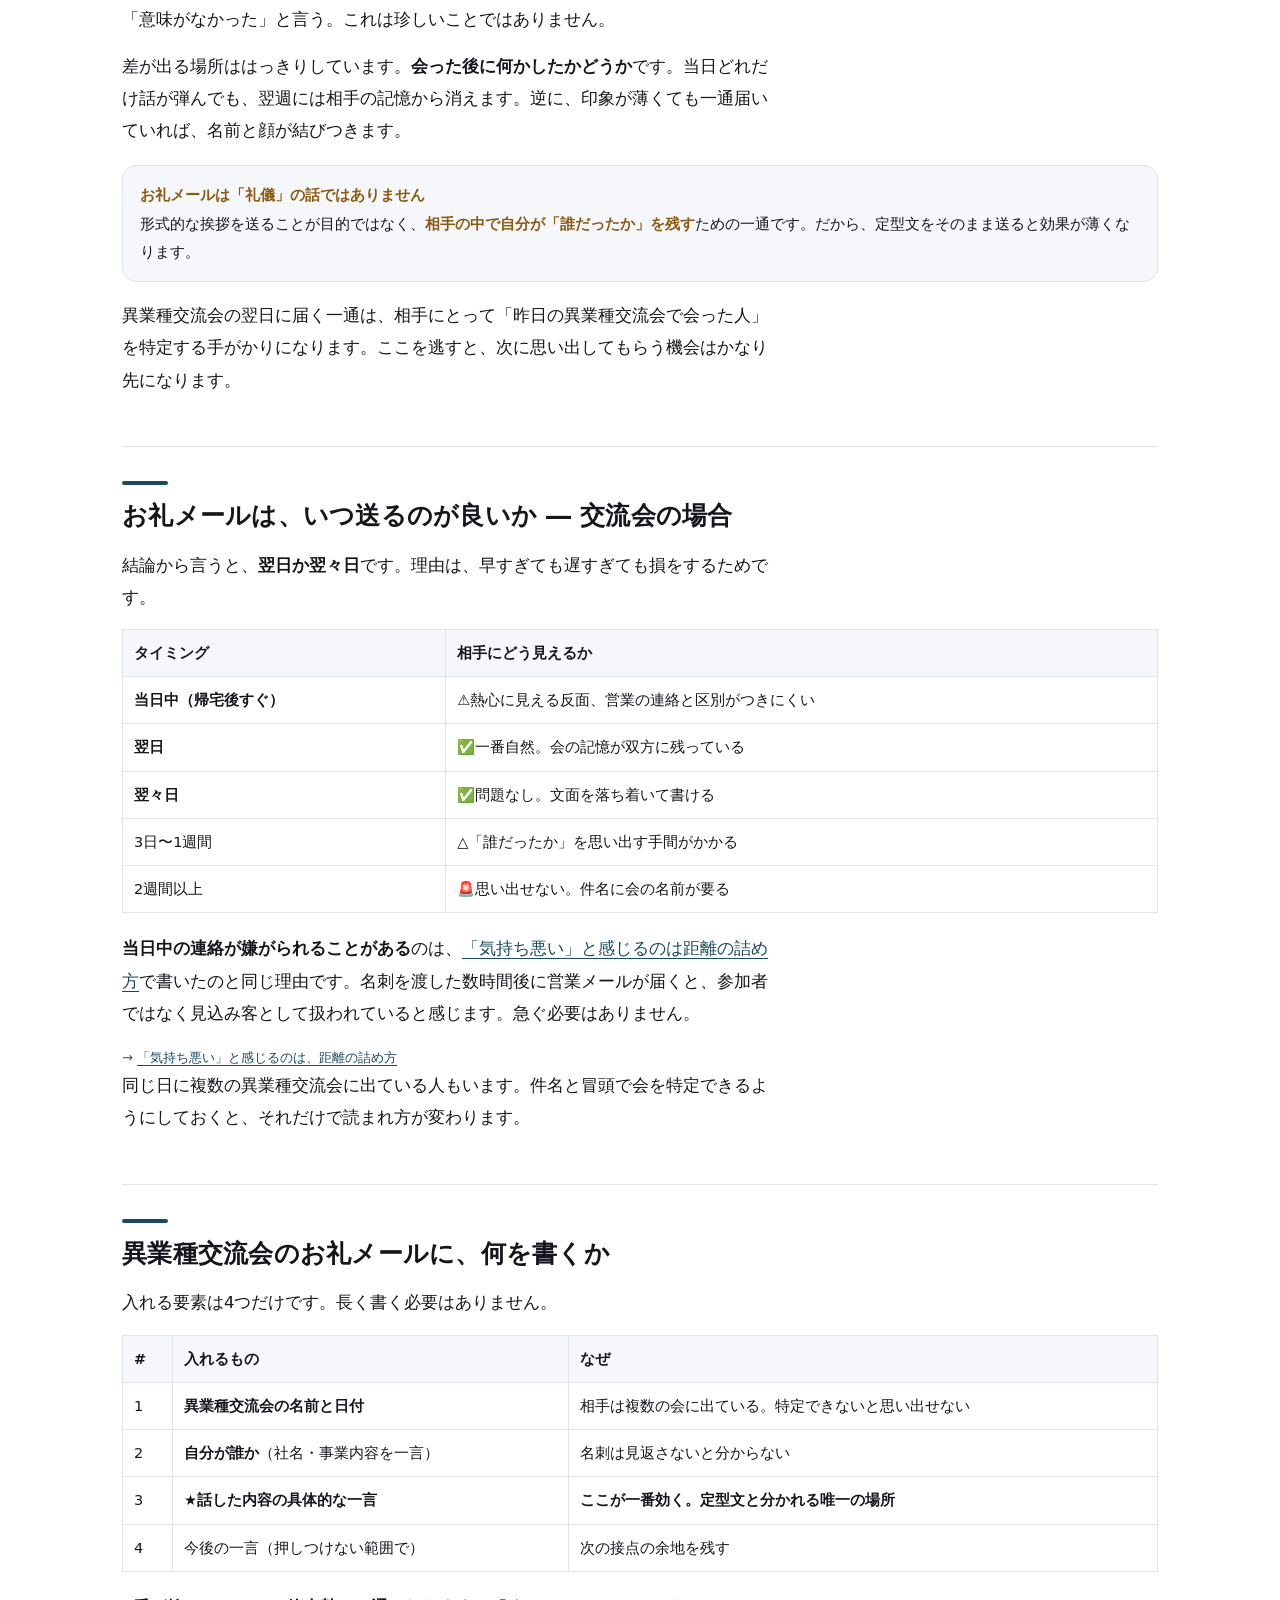
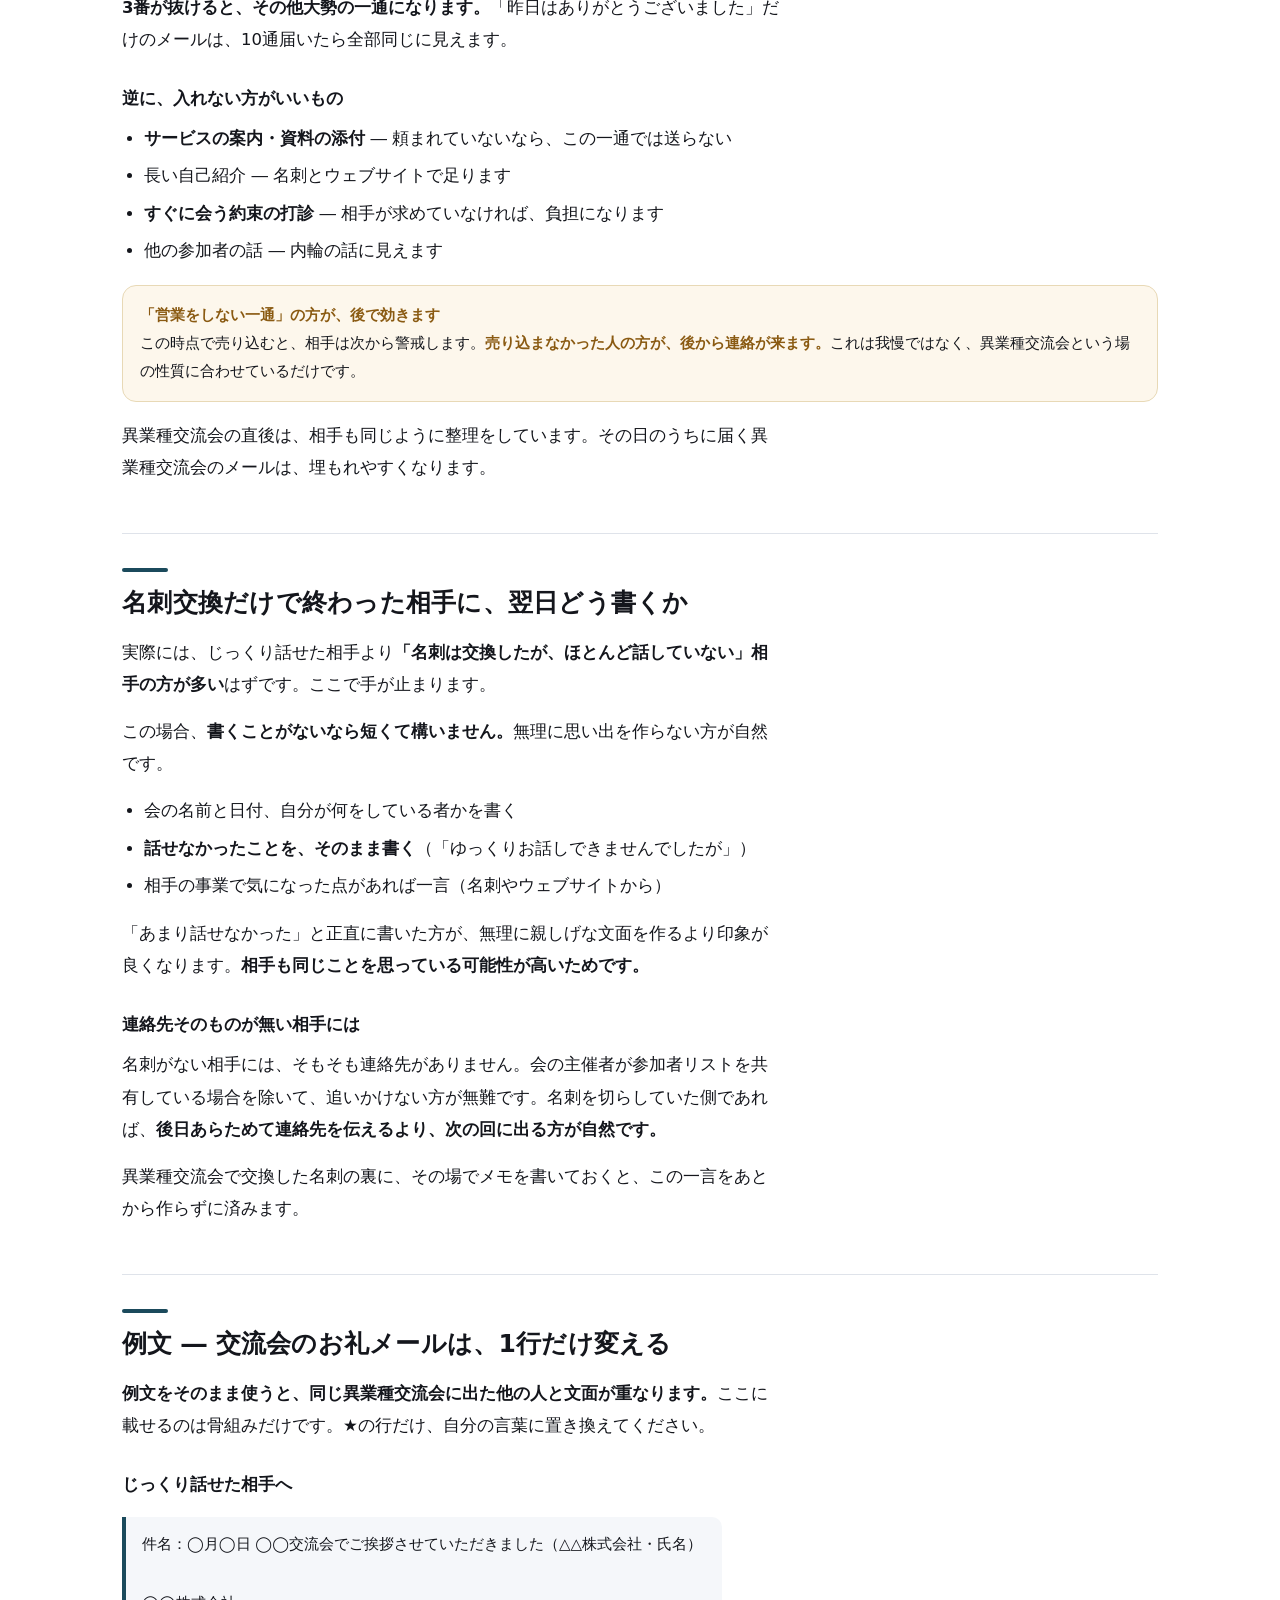
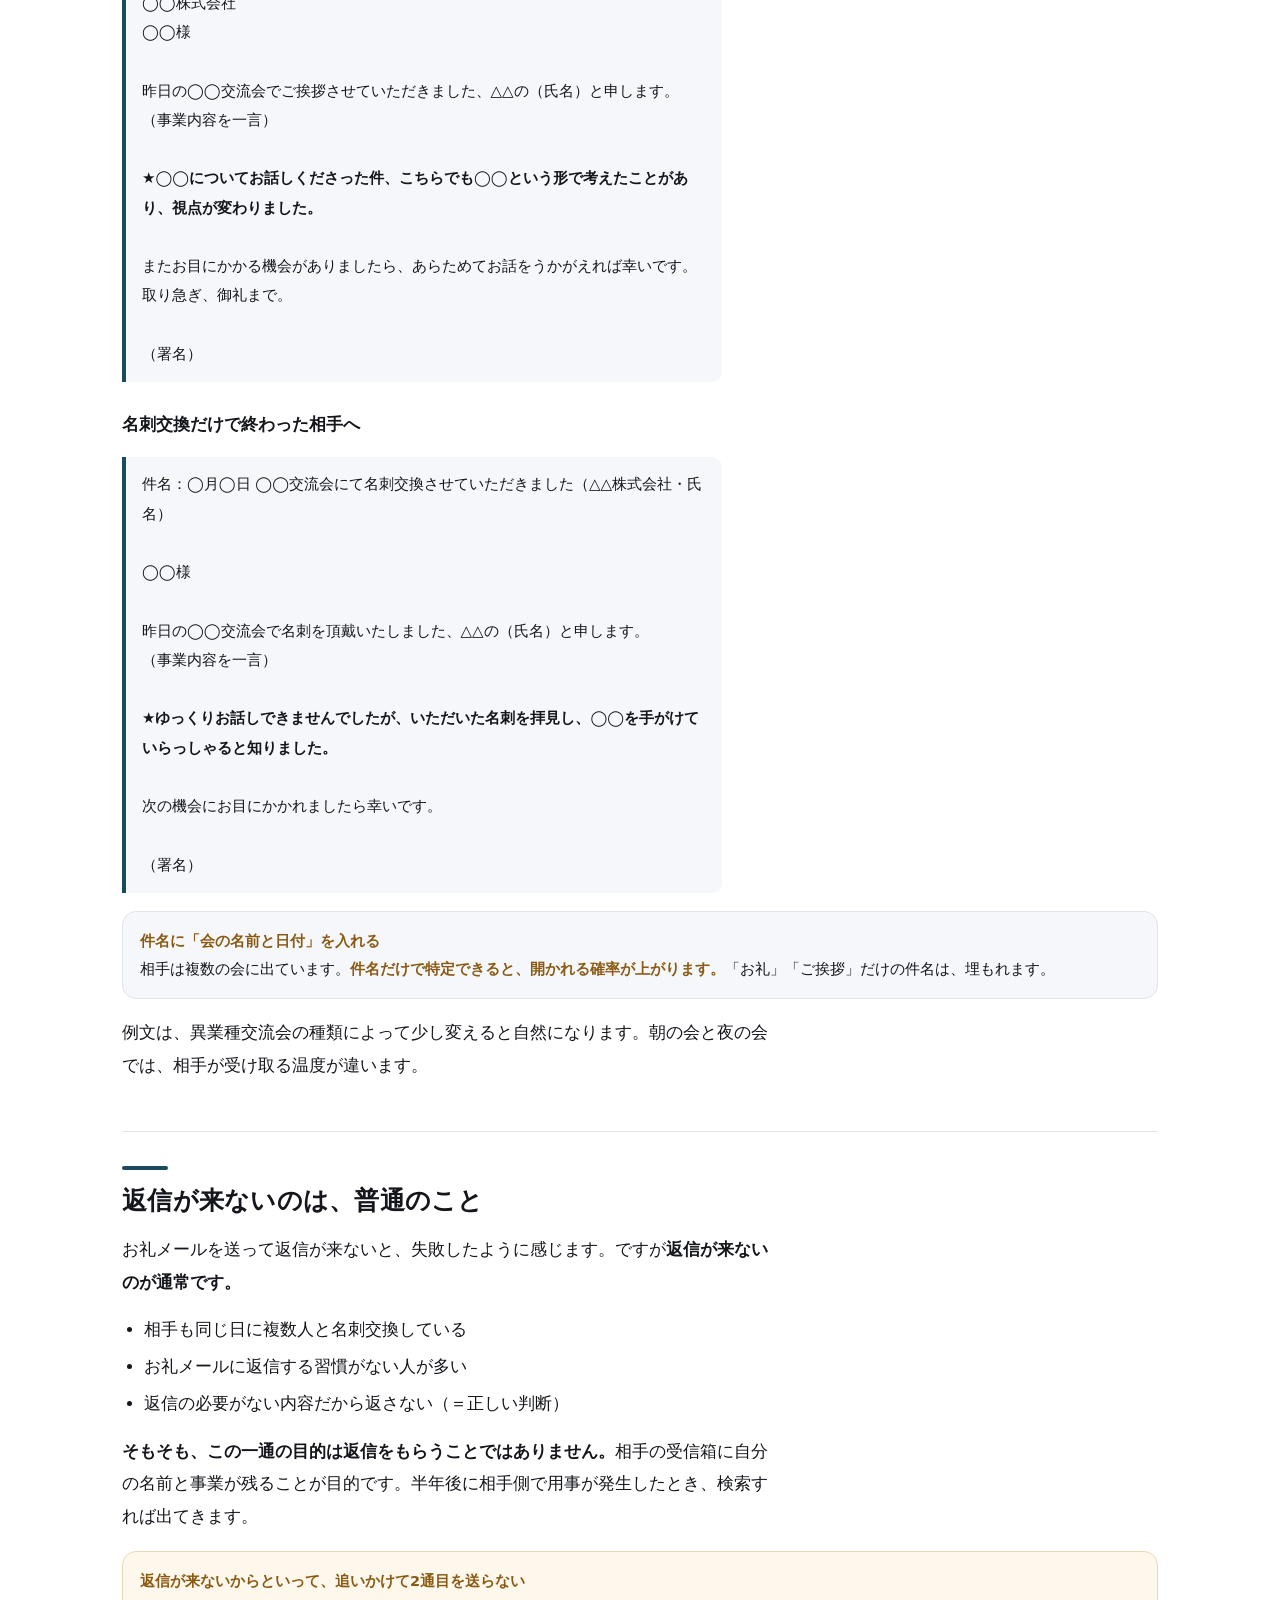
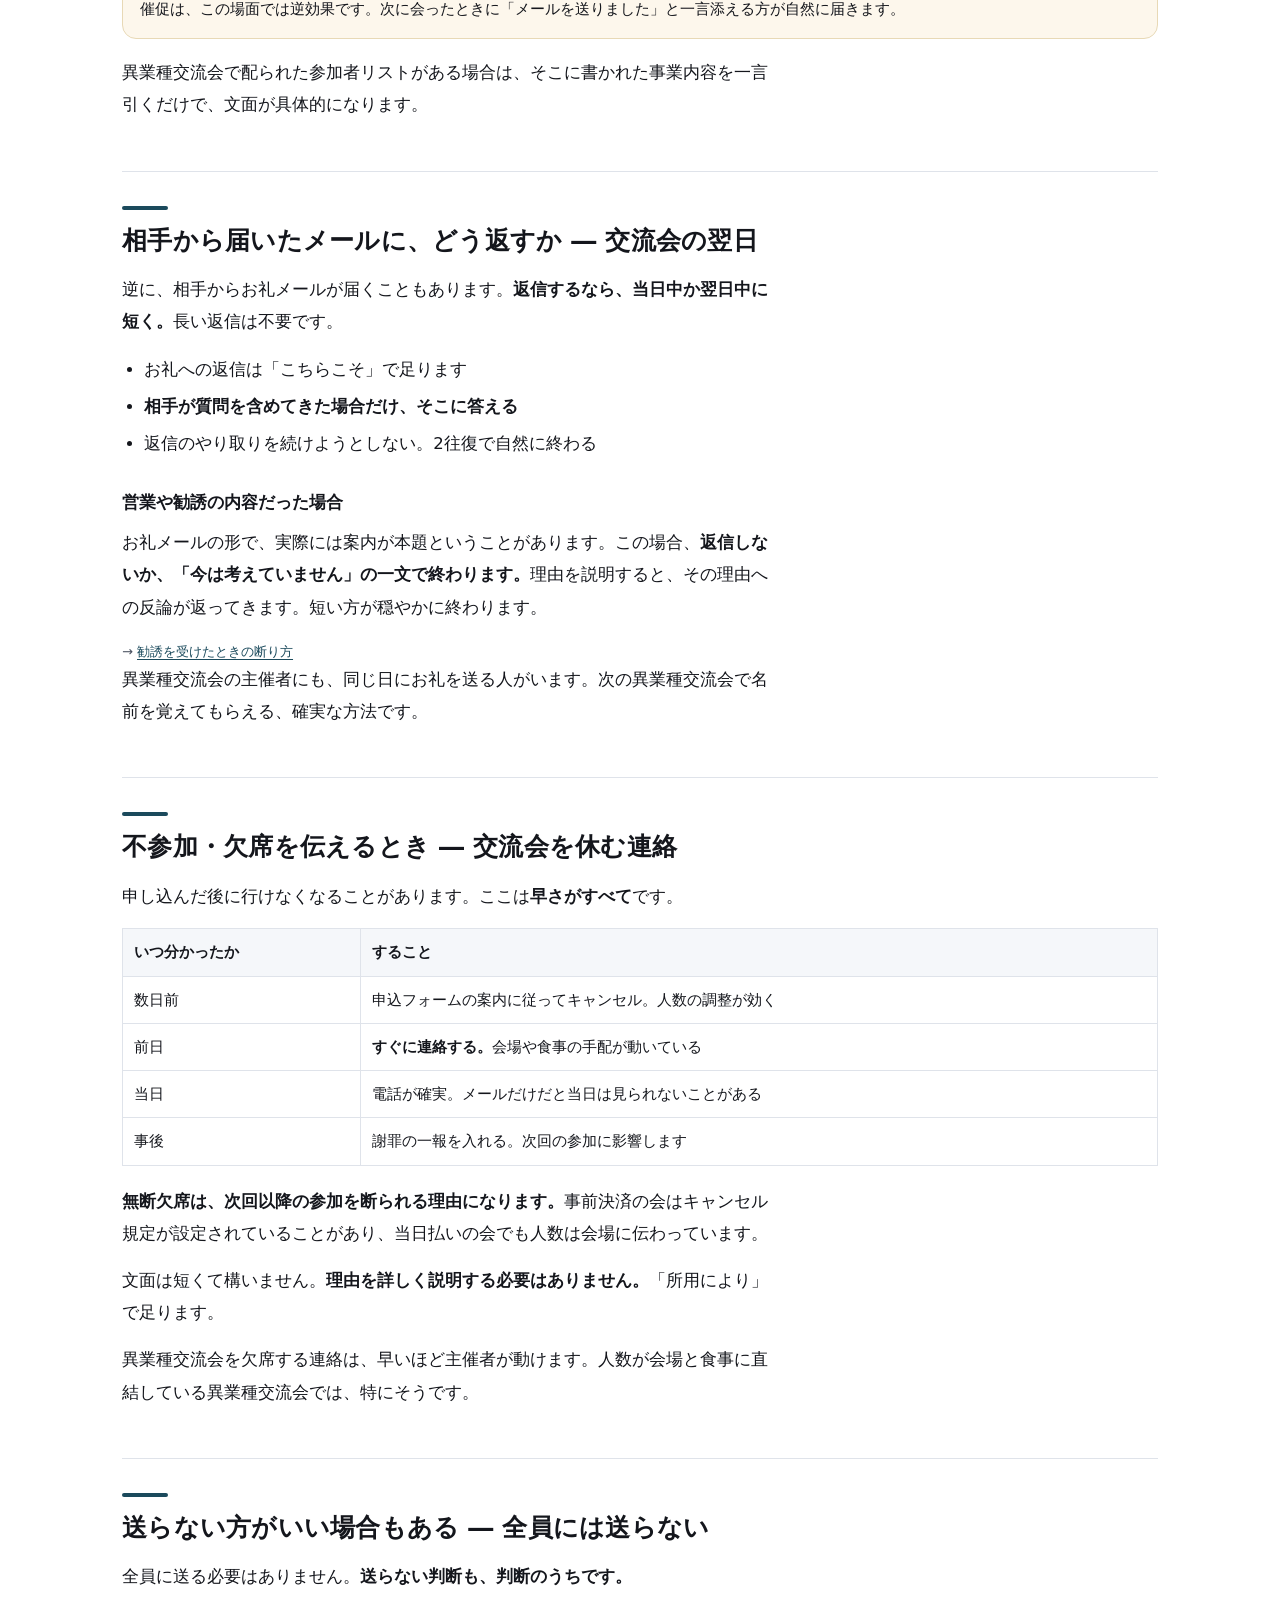
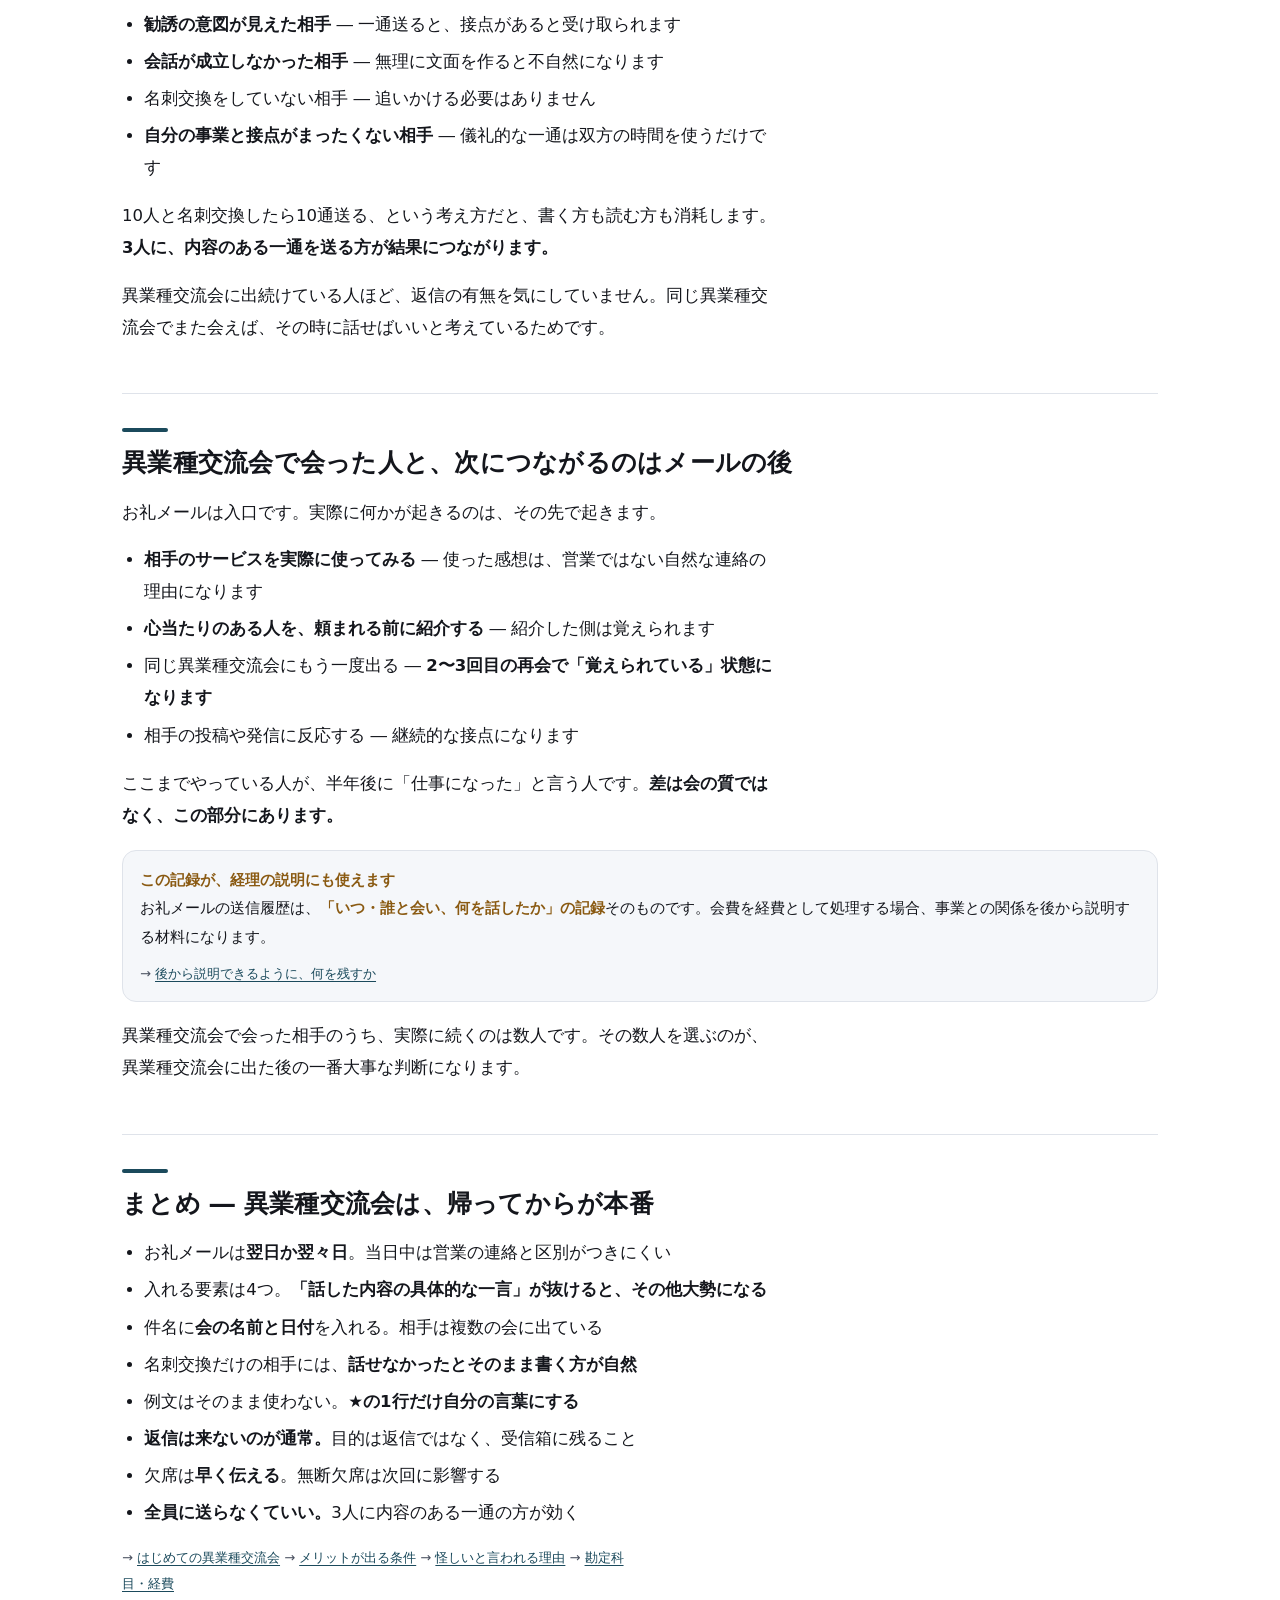
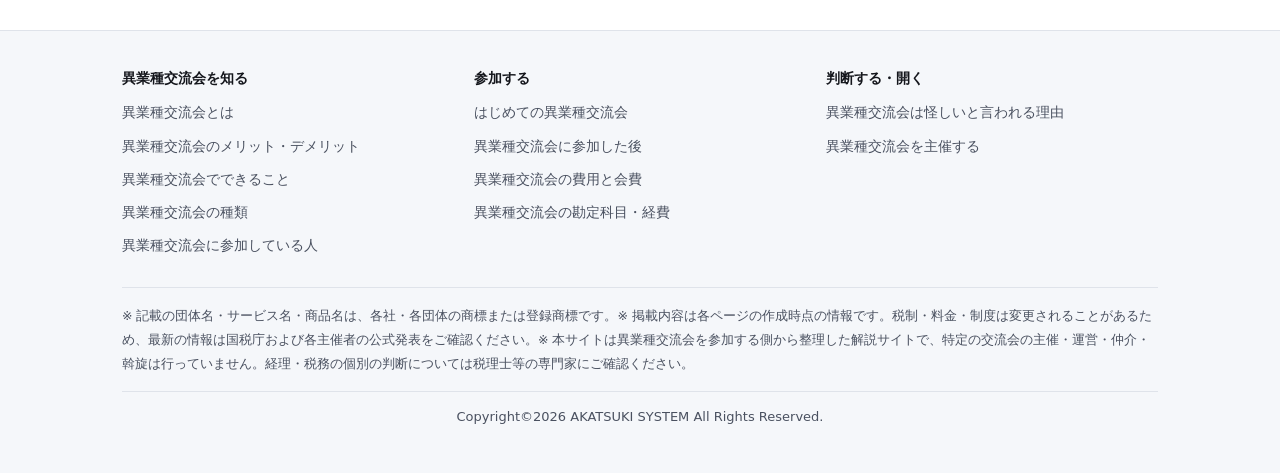
<file: after/index.html>
<!doctype html>
<html lang="ja">
<head>
<meta charset="utf-8">
<meta property="og:image:type" content="image/jpeg">
<meta property="og:image:secure_url" content="https://koryukai-akatsuki-system.work/img/og-v2/after.jpg">
<meta name="viewport" content="width=device-width,initial-scale=1">
<title>お礼メールは、翌日の一通で決まります</title>
<meta name="description" content="件名の書き方、送る時間、名刺交換だけで終わった相手への文例、話し込んだ相手への文例。返信が来ないときの受け止め方、欠席を伝える文面、そして送らない方がいい場合。写して使える例文つき">
<link rel="canonical" href="https://koryukai-akatsuki-system.work/after/">
<link rel="stylesheet" href="../css/base.css?v=5659d0ed">
<link rel="preload" as="image" href="https://koryukai-akatsuki-system.work/img/hero-after.webp" fetchpriority="high">
<meta name="robots" content="index,follow,max-image-preview:large">
<meta property="og:type" content="article">
<meta property="og:site_name" content="異業種交流会ガイド">
<meta property="og:locale" content="ja_JP">
<meta property="og:title" content="お礼メールは、翌日の一通で決まります">
<meta property="og:description" content="件名の書き方、送る時間、名刺交換だけで終わった相手への文例、話し込んだ相手への文例。返信が来ないときの受け止め方、欠席を伝える文面、そして送らない方がいい場合。写して使える例文つき">
<meta property="og:url" content="https://koryukai-akatsuki-system.work/after/">
<meta name="twitter:title" content="お礼メールは、翌日の一通で決まります">
<meta name="twitter:description" content="件名の書き方、送る時間、名刺交換だけで終わった相手への文例、話し込んだ相手への文例。返信が来ないときの受け止め方、欠席を伝える文面、そして送らない方がいい場合。写して使える例文つき">
<meta property="og:image" content="https://koryukai-akatsuki-system.work/img/og-v2/after.jpg">
<meta property="og:image:width" content="1200">
<meta property="og:image:height" content="630">
<meta property="og:image:alt" content="交流会のお礼メール。例文・書き方・返信・送らない判断">
<meta name="twitter:card" content="summary_large_image">
<meta name="twitter:image" content="https://koryukai-akatsuki-system.work/img/og-v2/after.jpg">
<meta name="twitter:image:alt" content="交流会のお礼メール。例文・書き方・返信・送らない判断">
<link rel="icon" href="/favicon.ico" sizes="48x48">
<link rel="icon" type="image/png" sizes="48x48" href="/favicon-48x48.png">
<link rel="icon" type="image/png" sizes="32x32" href="/favicon-32x32.png">
<link rel="icon" type="image/png" sizes="16x16" href="/favicon-16x16.png">
<link rel="apple-touch-icon" sizes="180x180" href="/apple-touch-icon.png">
<link rel="manifest" href="/site.webmanifest">
<link rel="mask-icon" href="/safari-pinned-tab.svg" color="#1b4a5c">
<meta name="theme-color" content="#1b4a5c">
<script type="application/ld+json">{"@context": "https://schema.org", "@type": "Article", "headline": "交流会のお礼メールは、翌日の一通で決まる", "description": "異業種交流会のお礼メールは翌日の一通で決まります。件名の書き方、送る時間、名刺交換だけで終わった相手への文例、話し込んだ相手への文例、返信が来ないときの考え方、欠席・不参加を伝えるときの文面、そして送らない方がいい場合。そのままコピーして使える例文つきで整理しました。SNSでつながる場合の一言や、次の連絡の間隔まで。", "inLanguage": "ja", "dateModified": "2026-08-23", "image": "https://koryukai-akatsuki-system.work/img/hero-after.webp"}</script>
<script type="application/ld+json">{"@context": "https://schema.org", "@type": "BreadcrumbList", "itemListElement": [{"@type": "ListItem", "position": 1, "name": "異業種交流会とは", "item": "/"}, {"@type": "ListItem", "position": 2, "name": "交流会のお礼メールは、翌日の一通で決まる"}]}</script>
</head>
<body>
<a class="skip" href="#main">本文へ移動</a>

<header class="hd">
  <div class="wrap">
    <a class="logo" href="/">異業種交流会<span>ガイド</span></a>
    <ul class="nav">
      <li><a href="/">異業種交流会とは</a>
        <div class="mega">
          <a href="/merit-demerit/">メリット・デメリット</a>
          <a href="/what/">異業種交流会でできること</a>
          <a href="/types/">異業種交流会の種類</a>
          <a href="/find/">異業種交流会の探し方</a>
        </div>
      </li>
      <li><a href="/first-time/">はじめての方</a></li>
      <li><a href="/after/" aria-current="page">参加した後</a></li>
      <li><a href="/cost/">費用と会費</a></li>
      <li><a href="/accounting/">勘定科目・経費</a></li>
      <li><a href="/truth/">本当のところ</a></li>
      <li><a href="/who/">参加している人</a></li>
      <li><a href="/organize/">主催する</a></li>
    </ul>
  </div>
</header>

<div class="hero">
  <div class="wrap">
    <h1 class="kt">交流会の<span class="kt-add">お礼メール</span>は、<span class="kt-add">翌日の一通</span>で決まる</h1>
      <figure class="eyecatch">
        <img src="../img/hero-after.webp" width="1200" height="630" fetchpriority="high"
             alt="異業種交流会のお礼メールの例文と書き方。件名、送る時間、返信のしかた、欠席や不参加を伝えるときの文例">
      </figure>
    <p class="lead">異業種交流会で名刺を交換した後、何もしなければ何も起きません。逆に、うまくいったという人はほぼ全員、帰ってから何かしています。ここでは、お礼メールをいつ・誰に・何を書くか、返信が来ないときにどう考えるか、そして<b>送らない方がいい場合</b>までを整理します。</p>
  </div>
</div>

<main id="main" class="wrap">

  <nav class="toc">
    <h2>このページの内容</h2>
    <ol>
      <li><a href="#kaeri">異業種交流会は、帰ってからで結果が変わる</a></li>
      <li><a href="#itsu">お礼メールは、いつ送るのが良いか ― 異業種交流会の場合</a></li>
      <li><a href="#orei">異業種交流会のお礼メールに、何を書くか</a></li>
      <li><a href="#meishi-mail">名刺交換だけで終わった相手に、翌日どう書くか</a></li>
      <li><a href="#reibun">例文 ― 異業種交流会のお礼メールは、1行だけ変える</a></li>
      <li><a href="#konai">返信が来ないのは、普通のこと</a></li>
      <li><a href="#henshin">相手から届いたメールに、どう返すか ― 異業種交流会の翌日</a></li>
      <li><a href="#fusanka">不参加・欠席を伝えるとき ― 異業種交流会を休む連絡</a></li>
      <li><a href="#okuranai">送らない方がいい場合もある ― 全員には送らない</a></li>
      <li><a href="#tsugi">異業種交流会で会った人と、次につながるのはメールの後</a></li>
      <li><a href="#matome">まとめ ― 異業種交流会は、帰ってからが本番</a></li>
    </ol>
  </nav>

  <section id="kaeri">
    <h2>異業種交流会は、帰ってからで結果が変わる</h2>
    <p>同じ異業種交流会に出た2人が、片方は「半年後に仕事になった」と言い、もう片方は「意味がなかった」と言う。これは珍しいことではありません。</p>
    <p>差が出る場所ははっきりしています。<b>会った後に何かしたかどうか</b>です。当日どれだけ話が弾んでも、翌週には相手の記憶から消えます。逆に、印象が薄くても一通届いていれば、名前と顔が結びつきます。</p>
    <div class="note">
      <b>お礼メールは「礼儀」の話ではありません</b><br>
      形式的な挨拶を送ることが目的ではなく、<b>相手の中で自分が「誰だったか」を残す</b>ための一通です。だから、定型文をそのまま送ると効果が薄くなります。
    </div>
    <p>異業種交流会の翌日に届く一通は、相手にとって「昨日の異業種交流会で会った人」を特定する手がかりになります。ここを逃すと、次に思い出してもらう機会はかなり先になります。</p>
  </section>

  <section id="itsu">
    <h2>お礼メールは、いつ送るのが良いか ― 交流会の場合</h2>
    <p>結論から言うと、<b>翌日か翌々日</b>です。理由は、早すぎても遅すぎても損をするためです。</p>
    <table>
      <thead><tr><th>タイミング</th><th>相手にどう見えるか</th></tr></thead>
      <tbody>
        <tr><td><b>当日中（帰宅後すぐ）</b></td><td>⚠️熱心に見える反面、営業の連絡と区別がつきにくい</td></tr>
        <tr><td><b>翌日</b></td><td>✅一番自然。会の記憶が双方に残っている</td></tr>
        <tr><td><b>翌々日</b></td><td>✅問題なし。文面を落ち着いて書ける</td></tr>
        <tr><td>3日〜1週間</td><td>△「誰だったか」を思い出す手間がかかる</td></tr>
        <tr><td>2週間以上</td><td>🚨思い出せない。件名に会の名前が要る</td></tr>
      </tbody>
    </table>
    <p><b>当日中の連絡が嫌がられることがある</b>のは、<a href="/truth/#kimochiwarui">「気持ち悪い」と感じるのは距離の詰め方</a>で書いたのと同じ理由です。名刺を渡した数時間後に営業メールが届くと、参加者ではなく見込み客として扱われていると感じます。急ぐ必要はありません。</p>
    <p class="src">→ <a href="/truth/#kimochiwarui">「気持ち悪い」と感じるのは、距離の詰め方</a></p>
    <p>同じ日に複数の異業種交流会に出ている人もいます。件名と冒頭で会を特定できるようにしておくと、それだけで読まれ方が変わります。</p>
  </section>

  <section id="orei">
    <h2>異業種交流会のお礼メールに、何を書くか</h2>
    <p>入れる要素は4つだけです。長く書く必要はありません。</p>
    <table>
      <thead><tr><th>#</th><th>入れるもの</th><th>なぜ</th></tr></thead>
      <tbody>
        <tr><td>1</td><td><b>異業種交流会の名前と日付</b></td><td>相手は複数の会に出ている。特定できないと思い出せない</td></tr>
        <tr><td>2</td><td><b>自分が誰か</b>（社名・事業内容を一言）</td><td>名刺は見返さないと分からない</td></tr>
        <tr><td>3</td><td><b>★話した内容の具体的な一言</b></td><td><b>ここが一番効く。定型文と分かれる唯一の場所</b></td></tr>
        <tr><td>4</td><td>今後の一言（押しつけない範囲で）</td><td>次の接点の余地を残す</td></tr>
      </tbody>
    </table>
    <p><b>3番が抜けると、その他大勢の一通になります。</b>「昨日はありがとうございました」だけのメールは、10通届いたら全部同じに見えます。</p>
    <h3>逆に、入れない方がいいもの</h3>
    <ul>
      <li><b>サービスの案内・資料の添付</b> ― 頼まれていないなら、この一通では送らない</li>
      <li>長い自己紹介 ― 名刺とウェブサイトで足ります</li>
      <li><b>すぐに会う約束の打診</b> ― 相手が求めていなければ、負担になります</li>
      <li>他の参加者の話 ― 内輪の話に見えます</li>
    </ul>
    <div class="note warn">
      <b>「営業をしない一通」の方が、後で効きます</b><br>
      この時点で売り込むと、相手は次から警戒します。<b>売り込まなかった人の方が、後から連絡が来ます。</b>これは我慢ではなく、異業種交流会という場の性質に合わせているだけです。
    </div>
    <p>異業種交流会の直後は、相手も同じように整理をしています。その日のうちに届く異業種交流会のメールは、埋もれやすくなります。</p>
  </section>

  <section id="meishi-mail">
    <h2>名刺交換だけで終わった相手に、翌日どう書くか</h2>
    <p>実際には、じっくり話せた相手より<b>「名刺は交換したが、ほとんど話していない」相手の方が多い</b>はずです。ここで手が止まります。</p>
    <p>この場合、<b>書くことがないなら短くて構いません。</b>無理に思い出を作らない方が自然です。</p>
    <ul>
      <li>会の名前と日付、自分が何をしている者かを書く</li>
      <li><b>話せなかったことを、そのまま書く</b>（「ゆっくりお話しできませんでしたが」）</li>
      <li>相手の事業で気になった点があれば一言（名刺やウェブサイトから）</li>
    </ul>
    <p>「あまり話せなかった」と正直に書いた方が、無理に親しげな文面を作るより印象が良くなります。<b>相手も同じことを思っている可能性が高いためです。</b></p>
    <h3>連絡先そのものが無い相手には</h3>
    <p>名刺がない相手には、そもそも連絡先がありません。会の主催者が参加者リストを共有している場合を除いて、追いかけない方が無難です。名刺を切らしていた側であれば、<b>後日あらためて連絡先を伝えるより、次の回に出る方が自然です。</b></p>
    <p>異業種交流会で交換した名刺の裏に、その場でメモを書いておくと、この一言をあとから作らずに済みます。</p>
  </section>

  <section id="reibun">
    <h2>例文 ― 交流会のお礼メールは、1行だけ変える</h2>
    <p><b>例文をそのまま使うと、同じ異業種交流会に出た他の人と文面が重なります。</b>ここに載せるのは骨組みだけです。★の行だけ、自分の言葉に置き換えてください。</p>

    <h3>じっくり話せた相手へ</h3>
    <blockquote>
      件名：◯月◯日 ◯◯交流会でご挨拶させていただきました（△△株式会社・氏名）<br><br>
      ◯◯株式会社<br>
      ◯◯様<br><br>
      昨日の◯◯交流会でご挨拶させていただきました、△△の（氏名）と申します。<br>
      （事業内容を一言）<br><br>
      <b>★◯◯についてお話しくださった件、こちらでも◯◯という形で考えたことがあり、視点が変わりました。</b><br><br>
      またお目にかかる機会がありましたら、あらためてお話をうかがえれば幸いです。<br>
      取り急ぎ、御礼まで。<br><br>
      （署名）
    </blockquote>

    <h3>名刺交換だけで終わった相手へ</h3>
    <blockquote>
      件名：◯月◯日 ◯◯交流会にて名刺交換させていただきました（△△株式会社・氏名）<br><br>
      ◯◯様<br><br>
      昨日の◯◯交流会で名刺を頂戴いたしました、△△の（氏名）と申します。<br>
      （事業内容を一言）<br><br>
      <b>★ゆっくりお話しできませんでしたが、いただいた名刺を拝見し、◯◯を手がけていらっしゃると知りました。</b><br><br>
      次の機会にお目にかかれましたら幸いです。<br><br>
      （署名）
    </blockquote>

    <div class="note">
      <b>件名に「会の名前と日付」を入れる</b><br>
      相手は複数の会に出ています。<b>件名だけで特定できると、開かれる確率が上がります。</b>「お礼」「ご挨拶」だけの件名は、埋もれます。
    </div>
    <p>例文は、異業種交流会の種類によって少し変えると自然になります。朝の会と夜の会では、相手が受け取る温度が違います。</p>
  </section>

  <section id="konai">
    <h2>返信が来ないのは、普通のこと</h2>
    <p>お礼メールを送って返信が来ないと、失敗したように感じます。ですが<b>返信が来ないのが通常です。</b></p>
    <ul>
      <li>相手も同じ日に複数人と名刺交換している</li>
      <li>お礼メールに返信する習慣がない人が多い</li>
      <li>返信の必要がない内容だから返さない（＝正しい判断）</li>
    </ul>
    <p><b>そもそも、この一通の目的は返信をもらうことではありません。</b>相手の受信箱に自分の名前と事業が残ることが目的です。半年後に相手側で用事が発生したとき、検索すれば出てきます。</p>
    <div class="note warn">
      <b>返信が来ないからといって、追いかけて2通目を送らない</b><br>
      催促は、この場面では逆効果です。次に会ったときに「メールを送りました」と一言添える方が自然に届きます。
    </div>
    <p>異業種交流会で配られた参加者リストがある場合は、そこに書かれた事業内容を一言引くだけで、文面が具体的になります。</p>
  </section>

  <section id="henshin">
    <h2>相手から届いたメールに、どう返すか ― 交流会の翌日</h2>
    <p>逆に、相手からお礼メールが届くこともあります。<b>返信するなら、当日中か翌日中に短く。</b>長い返信は不要です。</p>
    <ul>
      <li>お礼への返信は「こちらこそ」で足ります</li>
      <li><b>相手が質問を含めてきた場合だけ、そこに答える</b></li>
      <li>返信のやり取りを続けようとしない。2往復で自然に終わる</li>
    </ul>
    <h3>営業や勧誘の内容だった場合</h3>
    <p>お礼メールの形で、実際には案内が本題ということがあります。この場合、<b>返信しないか、「今は考えていません」の一文で終わります。</b>理由を説明すると、その理由への反論が返ってきます。短い方が穏やかに終わります。</p>
    <p class="src">→ <a href="/truth/#kotowaru">勧誘を受けたときの断り方</a></p>
    <p>異業種交流会の主催者にも、同じ日にお礼を送る人がいます。次の異業種交流会で名前を覚えてもらえる、確実な方法です。</p>
  </section>

  <section id="fusanka">
    <h2>不参加・欠席を伝えるとき ― 交流会を休む連絡</h2>
    <p>申し込んだ後に行けなくなることがあります。ここは<b>早さがすべて</b>です。</p>
    <table>
      <thead><tr><th>いつ分かったか</th><th>すること</th></tr></thead>
      <tbody>
        <tr><td>数日前</td><td>申込フォームの案内に従ってキャンセル。人数の調整が効く</td></tr>
        <tr><td>前日</td><td><b>すぐに連絡する。</b>会場や食事の手配が動いている</td></tr>
        <tr><td>当日</td><td>電話が確実。メールだけだと当日は見られないことがある</td></tr>
        <tr><td>事後</td><td>謝罪の一報を入れる。次回の参加に影響します</td></tr>
      </tbody>
    </table>
    <p><b>無断欠席は、次回以降の参加を断られる理由になります。</b>事前決済の会はキャンセル規定が設定されていることがあり、当日払いの会でも人数は会場に伝わっています。</p>
    <p>文面は短くて構いません。<b>理由を詳しく説明する必要はありません。</b>「所用により」で足ります。</p>
    <p>異業種交流会を欠席する連絡は、早いほど主催者が動けます。人数が会場と食事に直結している異業種交流会では、特にそうです。</p>
  </section>

  <section id="okuranai">
    <h2>送らない方がいい場合もある ― 全員には送らない</h2>
    <p>全員に送る必要はありません。<b>送らない判断も、判断のうちです。</b></p>
    <ul>
      <li><b>勧誘の意図が見えた相手</b> ― 一通送ると、接点があると受け取られます</li>
      <li><b>会話が成立しなかった相手</b> ― 無理に文面を作ると不自然になります</li>
      <li>名刺交換をしていない相手 ― 追いかける必要はありません</li>
      <li><b>自分の事業と接点がまったくない相手</b> ― 儀礼的な一通は双方の時間を使うだけです</li>
    </ul>
    <p>10人と名刺交換したら10通送る、という考え方だと、書く方も読む方も消耗します。<b>3人に、内容のある一通を送る方が結果につながります。</b></p>
    <p>異業種交流会に出続けている人ほど、返信の有無を気にしていません。同じ異業種交流会でまた会えば、その時に話せばいいと考えているためです。</p>
  </section>

  <section id="tsugi">
    <h2>異業種交流会で会った人と、次につながるのはメールの後</h2>
    <p>お礼メールは入口です。実際に何かが起きるのは、その先で起きます。</p>
    <ul>
      <li><b>相手のサービスを実際に使ってみる</b> ― 使った感想は、営業ではない自然な連絡の理由になります</li>
      <li><b>心当たりのある人を、頼まれる前に紹介する</b> ― 紹介した側は覚えられます</li>
      <li>同じ異業種交流会にもう一度出る ― <b>2〜3回目の再会で「覚えられている」状態になります</b></li>
      <li>相手の投稿や発信に反応する ― 継続的な接点になります</li>
    </ul>
    <p>ここまでやっている人が、半年後に「仕事になった」と言う人です。<b>差は会の質ではなく、この部分にあります。</b></p>
    <div class="note">
      <b>この記録が、経理の説明にも使えます</b><br>
      お礼メールの送信履歴は、<b>「いつ・誰と会い、何を話したか」の記録</b>そのものです。会費を経費として処理する場合、事業との関係を後から説明する材料になります。
      <p class="src">→ <a href="/accounting/#kiroku">後から説明できるように、何を残すか</a></p>
    </div>
    <p>異業種交流会で会った相手のうち、実際に続くのは数人です。その数人を選ぶのが、異業種交流会に出た後の一番大事な判断になります。</p>
  </section>

  <section id="matome">
    <h2>まとめ ― 異業種交流会は、帰ってからが本番</h2>
    <ul>
      <li>お礼メールは<b>翌日か翌々日</b>。当日中は営業の連絡と区別がつきにくい</li>
      <li>入れる要素は4つ。<b>「話した内容の具体的な一言」が抜けると、その他大勢になる</b></li>
      <li>件名に<b>会の名前と日付</b>を入れる。相手は複数の会に出ている</li>
      <li>名刺交換だけの相手には、<b>話せなかったとそのまま書く方が自然</b></li>
      <li>例文はそのまま使わない。<b>★の1行だけ自分の言葉にする</b></li>
      <li><b>返信は来ないのが通常。</b>目的は返信ではなく、受信箱に残ること</li>
      <li>欠席は<b>早く伝える</b>。無断欠席は次回に影響する</li>
      <li><b>全員に送らなくていい。</b>3人に内容のある一通の方が効く</li>
    </ul>
    <p class="src">
      → <a href="/first-time/">はじめての異業種交流会</a>
      → <a href="/merit-demerit/#jyoken">メリットが出る条件</a>
      → <a href="/truth/">怪しいと言われる理由</a>
      → <a href="/accounting/">勘定科目・経費</a>
    </p>
  </section>

</main>

<footer class="ft">
  <div class="wrap">
    <div class="cols">
      <div>
        <b>異業種交流会を知る</b>
        <a href="/">異業種交流会とは</a>
        <a href="/merit-demerit/">異業種交流会のメリット・デメリット</a>
        <a href="/what/">異業種交流会でできること</a>
        <a href="/types/">異業種交流会の種類</a>
        <a href="/who/">異業種交流会に参加している人</a>
      </div>
      <div>
        <b>参加する</b>
        <a href="/first-time/">はじめての異業種交流会</a>
        <a href="/after/">異業種交流会に参加した後</a>
        <a href="/cost/">異業種交流会の費用と会費</a>
        <a href="/accounting/">異業種交流会の勘定科目・経費</a>
      </div>
      <div>
        <b>判断する・開く</b>
        <a href="/truth/">異業種交流会は怪しいと言われる理由</a>
        <a href="/organize/">異業種交流会を主催する</a>
      </div>
    </div>
    <div class="btm" aria-label="商標・情報・運営に関する注記">
      <p>※ 記載の団体名・サービス名・商品名は、各社・各団体の商標または登録商標です。※ 掲載内容は各ページの作成時点の情報です。税制・料金・制度は変更されることがあるため、最新の情報は国税庁および各主催者の公式発表をご確認ください。※ 本サイトは異業種交流会を参加する側から整理した解説サイトで、特定の交流会の主催・運営・仲介・斡旋は行っていません。経理・税務の個別の判断については税理士等の専門家にご確認ください。</p>
    </div>
    <div class="fine"><span>Copyright©2026 AKATSUKI SYSTEM All Rights Reserved.</span></div>
  </div>
</footer>

</body>
</html>
</file>
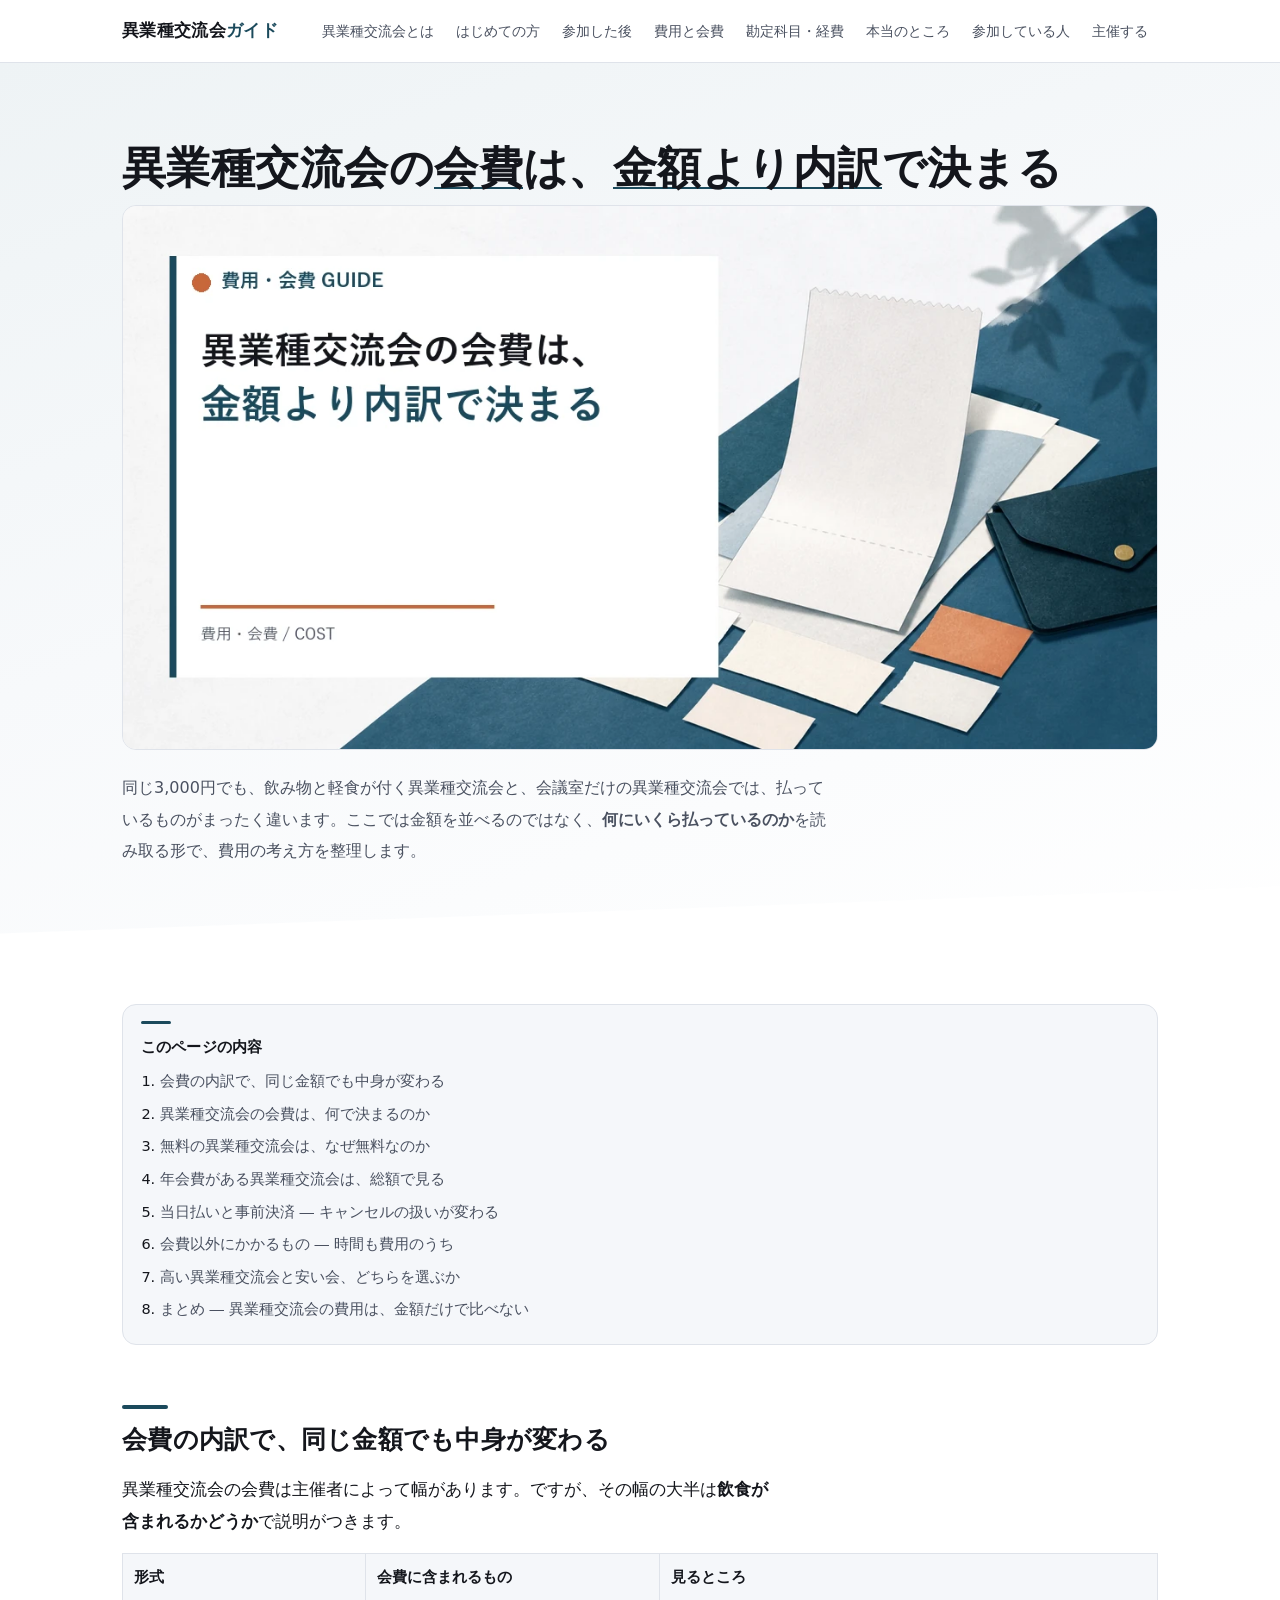
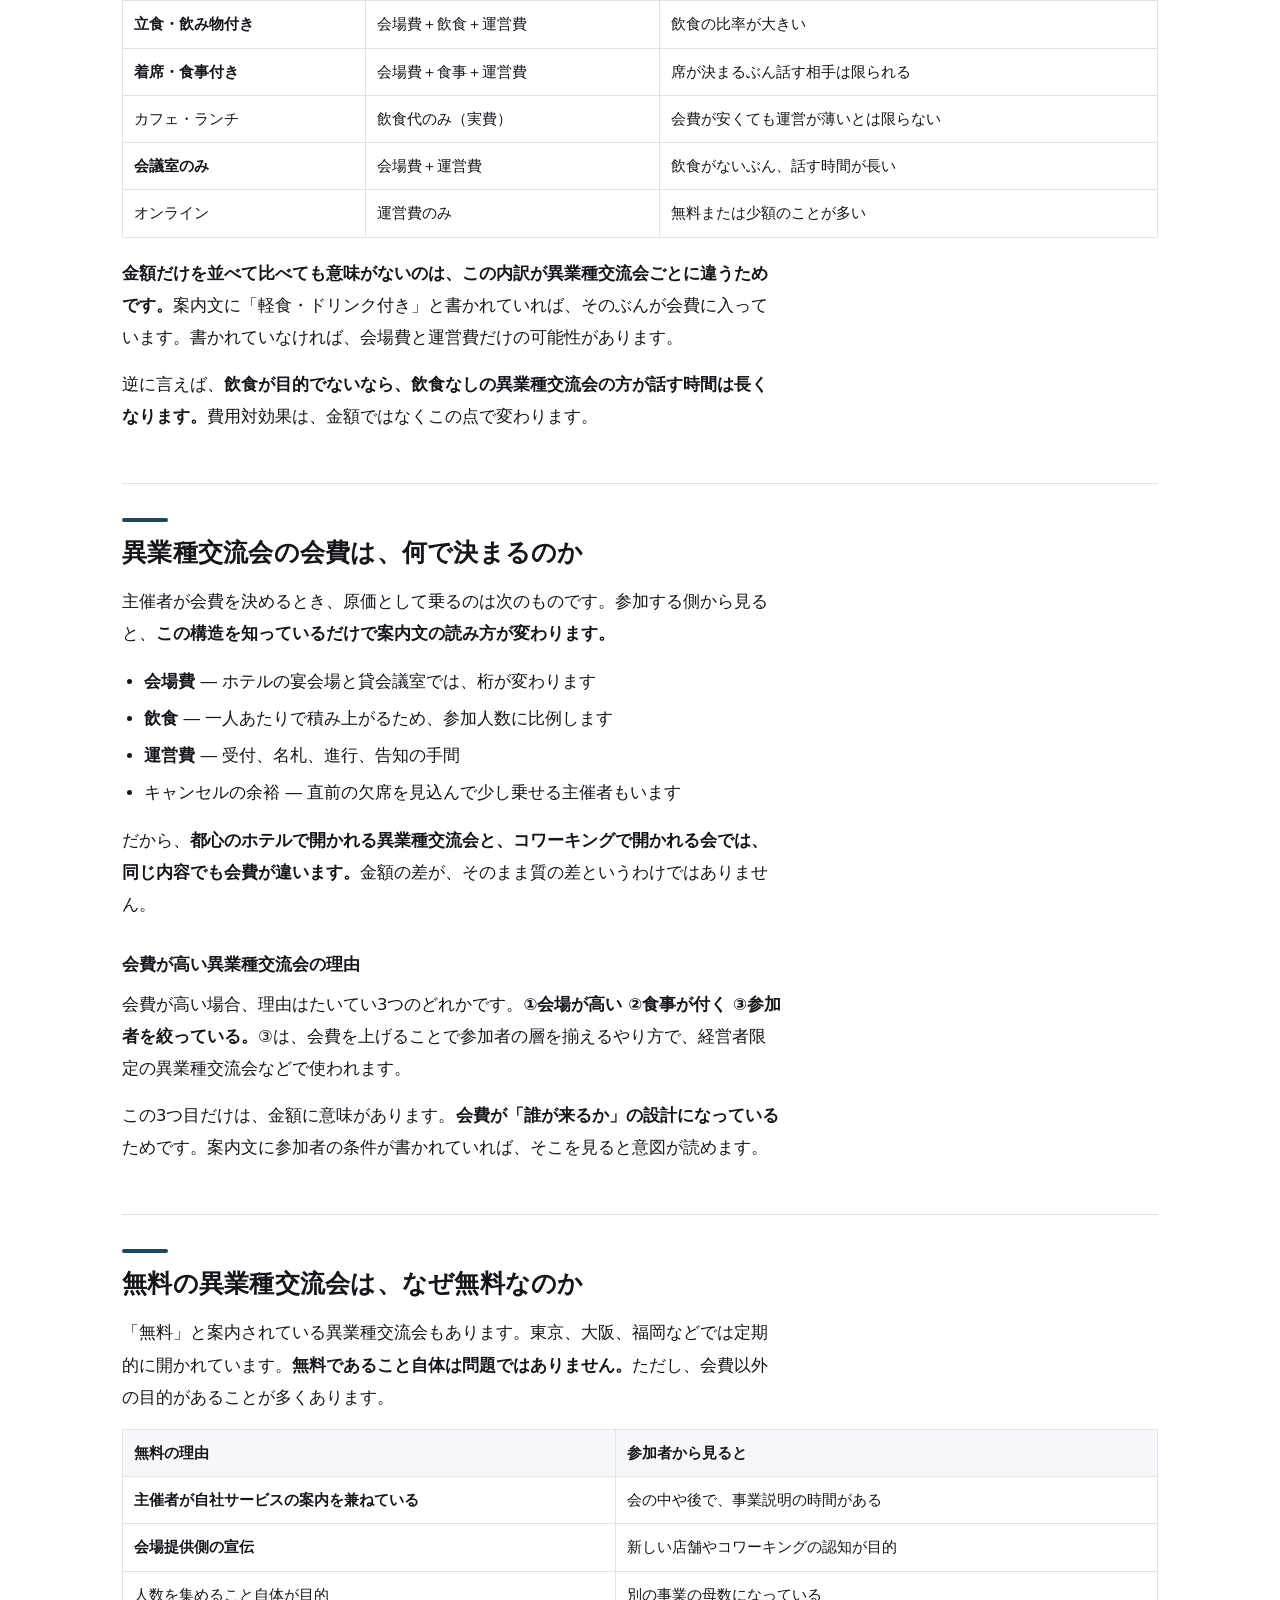
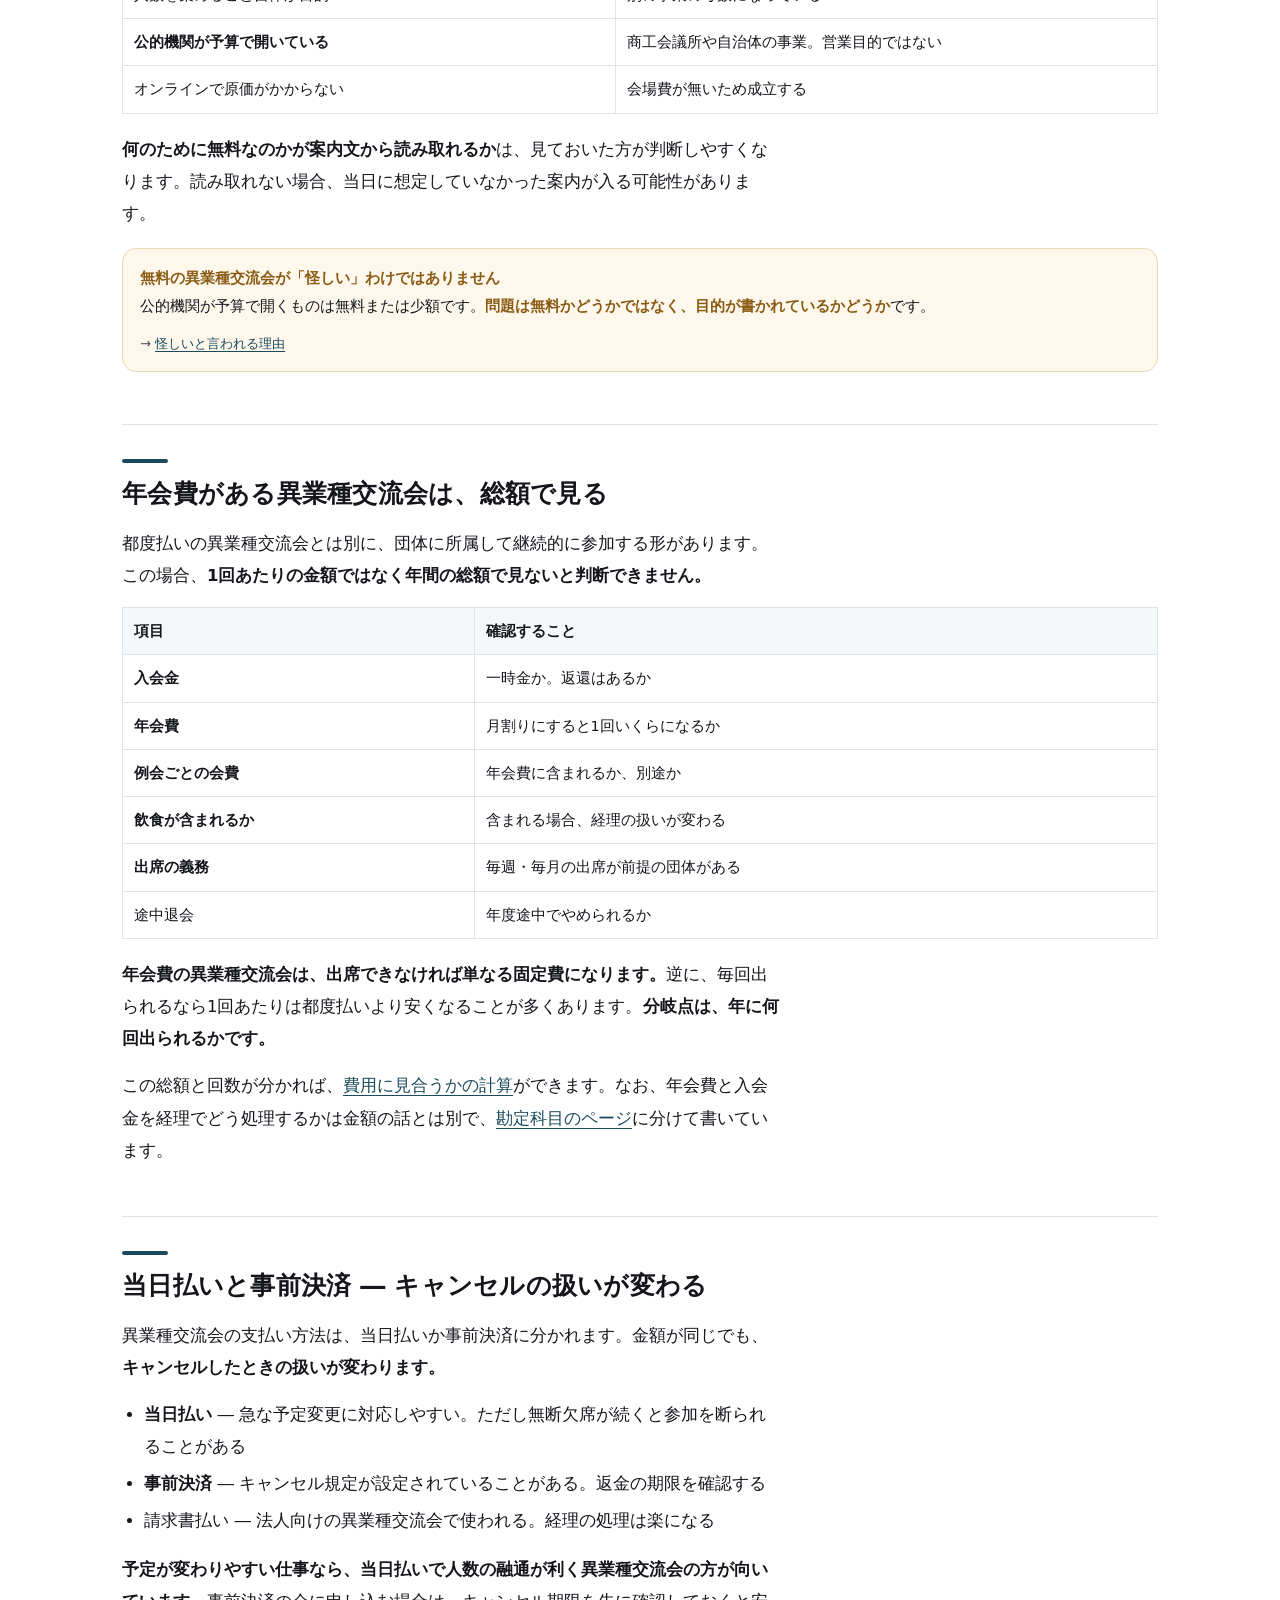
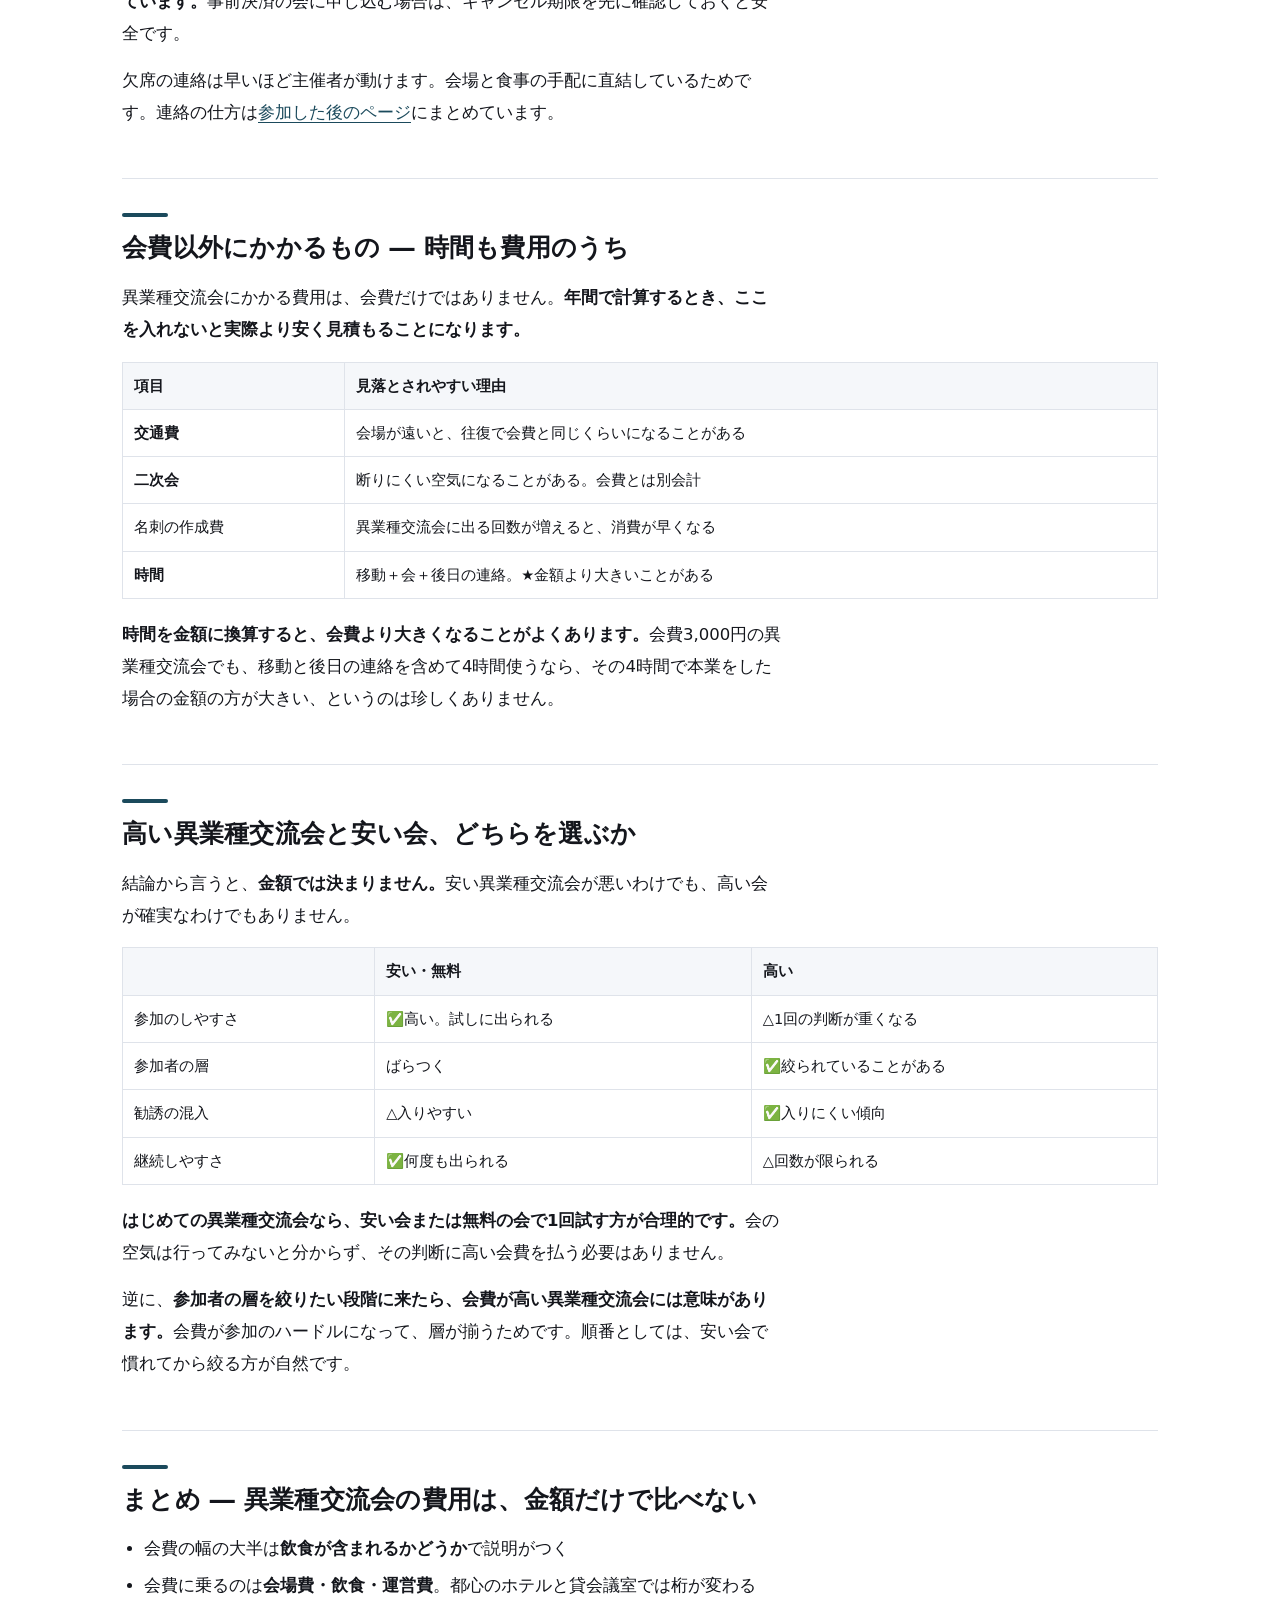
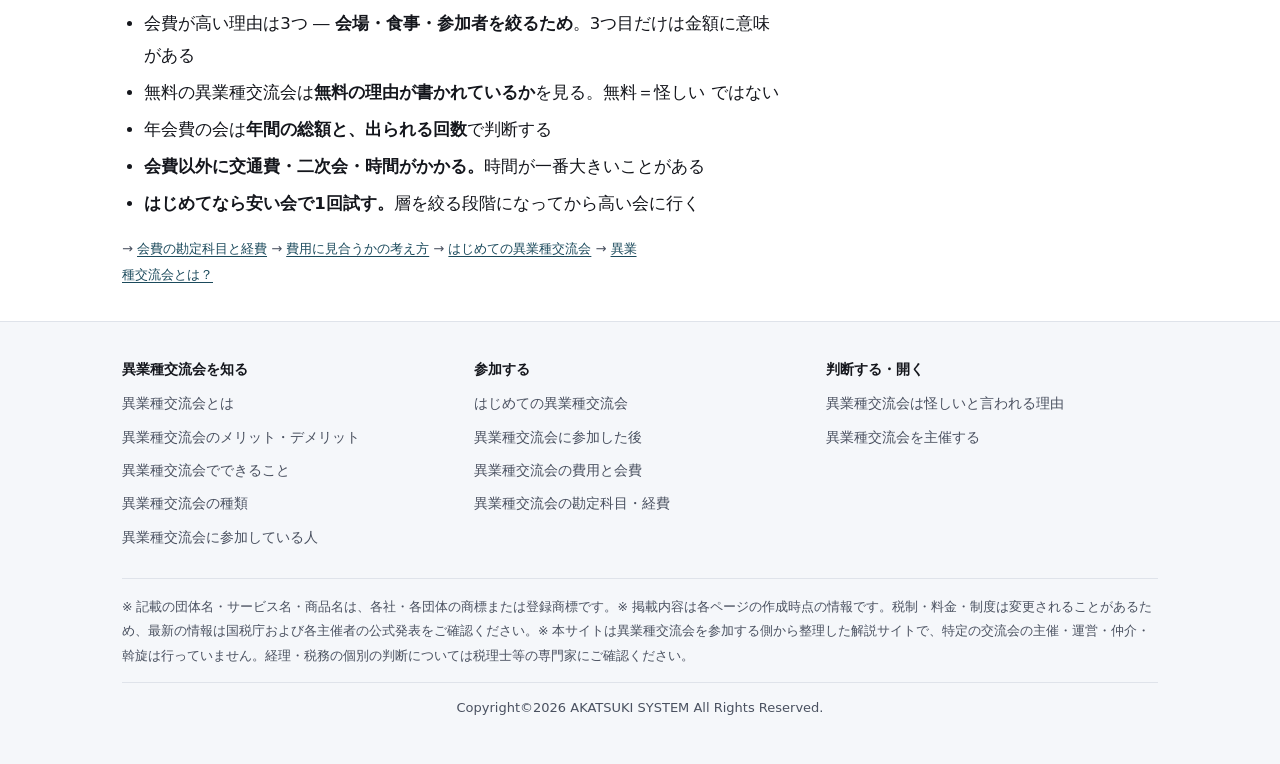
<file: cost/index.html>
<!doctype html>
<html lang="ja">
<head>
<meta charset="utf-8">
<meta property="og:image:type" content="image/jpeg">
<meta property="og:image:secure_url" content="https://koryukai-akatsuki-system.work/img/og-v2/cost.jpg">
<meta name="viewport" content="width=device-width,initial-scale=1">
<title>会費は金額ではなく内訳を見る。無料の会が無料でいられる理由</title>
<meta name="description" content="飲食のあるなしで相場がどう動くか、無料の会は誰が費用を負担しているのか、年会費や入会金がある会の一年の総額。当日払いと事前決済の差、キャンセル料が発生する線引きも">
<link rel="canonical" href="https://koryukai-akatsuki-system.work/cost/">
<link rel="stylesheet" href="../css/base.css?v=5659d0ed">
<link rel="preload" as="image" href="https://koryukai-akatsuki-system.work/img/hero-cost.webp" fetchpriority="high">
<meta name="robots" content="index,follow,max-image-preview:large">
<meta property="og:type" content="article">
<meta property="og:site_name" content="異業種交流会ガイド">
<meta property="og:locale" content="ja_JP">
<meta property="og:title" content="会費は金額ではなく内訳を見る。無料の会が無料でいられる理由">
<meta property="og:description" content="飲食のあるなしで相場がどう動くか、無料の会は誰が費用を負担しているのか、年会費や入会金がある会の一年の総額。当日払いと事前決済の差、キャンセル料が発生する線引きも">
<meta property="og:url" content="https://koryukai-akatsuki-system.work/cost/">
<meta name="twitter:title" content="会費は金額ではなく内訳を見る。無料の会が無料でいられる理由">
<meta name="twitter:description" content="飲食のあるなしで相場がどう動くか、無料の会は誰が費用を負担しているのか、年会費や入会金がある会の一年の総額。当日払いと事前決済の差、キャンセル料が発生する線引きも">
<meta property="og:image" content="https://koryukai-akatsuki-system.work/img/og-v2/cost.jpg">
<meta property="og:image:width" content="1200">
<meta property="og:image:height" content="630">
<meta property="og:image:alt" content="費用と会費。相場・無料の理由・年会費の総額">
<meta name="twitter:card" content="summary_large_image">
<meta name="twitter:image" content="https://koryukai-akatsuki-system.work/img/og-v2/cost.jpg">
<meta name="twitter:image:alt" content="費用と会費。相場・無料の理由・年会費の総額">
<link rel="icon" href="/favicon.ico" sizes="48x48">
<link rel="icon" type="image/png" sizes="48x48" href="/favicon-48x48.png">
<link rel="icon" type="image/png" sizes="32x32" href="/favicon-32x32.png">
<link rel="icon" type="image/png" sizes="16x16" href="/favicon-16x16.png">
<link rel="apple-touch-icon" sizes="180x180" href="/apple-touch-icon.png">
<link rel="manifest" href="/site.webmanifest">
<link rel="mask-icon" href="/safari-pinned-tab.svg" color="#1b4a5c">
<meta name="theme-color" content="#1b4a5c">
<script type="application/ld+json">{"@context": "https://schema.org", "@type": "Article", "headline": "異業種交流会の会費は、金額より内訳で決まる", "description": "異業種交流会の会費は金額より内訳で決まります。飲食あり・なしで相場がどう変わるか、無料の会がなぜ無料でいられるのか（誰が費用を負担しているか）、年会費や入会金がある会の一年の総額、当日払いと事前決済の違い、キャンセル規定。払う前に確認しておく項目を、金額の内訳から整理しました。会費が高い会と安い会で何が違うのかも。", "inLanguage": "ja", "dateModified": "2026-08-23", "image": "https://koryukai-akatsuki-system.work/img/hero-cost.webp"}</script>
<script type="application/ld+json">{"@context": "https://schema.org", "@type": "BreadcrumbList", "itemListElement": [{"@type": "ListItem", "position": 1, "name": "異業種交流会とは", "item": "/"}, {"@type": "ListItem", "position": 2, "name": "異業種交流会の会費は、金額より内訳で決まる"}]}</script>
</head>
<body>
<a class="skip" href="#main">本文へ移動</a>

<header class="hd">
  <div class="wrap">
    <a class="logo" href="/">異業種交流会<span>ガイド</span></a>
    <ul class="nav">
      <li><a href="/">異業種交流会とは</a>
        <div class="mega">
          <a href="/merit-demerit/">メリット・デメリット</a>
          <a href="/what/">異業種交流会でできること</a>
          <a href="/types/">異業種交流会の種類</a>
          <a href="/find/">異業種交流会の探し方</a>
        </div>
      </li>
      <li><a href="/first-time/">はじめての方</a></li>
      <li><a href="/after/">参加した後</a></li>
      <li><a href="/cost/" aria-current="page">費用と会費</a></li>
      <li><a href="/accounting/">勘定科目・経費</a></li>
      <li><a href="/truth/">本当のところ</a></li>
      <li><a href="/who/">参加している人</a></li>
      <li><a href="/organize/">主催する</a></li>
    </ul>
  </div>
</header>

<div class="hero">
  <div class="wrap">
    <h1 class="kt">異業種交流会の<span class="kt-add">会費</span>は、<span class="kt-add">金額より内訳</span>で決まる</h1>
      <figure class="eyecatch">
        <img src="../img/hero-cost.webp" width="1200" height="630" fetchpriority="high"
             alt="異業種交流会の費用と会費の相場。無料の会が無料でいられる理由、年会費や入会金を含めた一年の総額">
      </figure>
    <p class="lead">同じ3,000円でも、飲み物と軽食が付く異業種交流会と、会議室だけの異業種交流会では、払っているものがまったく違います。ここでは金額を並べるのではなく、<b>何にいくら払っているのか</b>を読み取る形で、費用の考え方を整理します。</p>
  </div>
</div>

<main id="main" class="wrap">

  <nav class="toc">
    <h2>このページの内容</h2>
    <ol>
      <li><a href="#uchiwake">会費の内訳で、同じ金額でも中身が変わる</a></li>
      <li><a href="#kaihi">異業種交流会の会費は、何で決まるのか</a></li>
      <li><a href="#muryo">無料の異業種交流会は、なぜ無料なのか</a></li>
      <li><a href="#nenkaihi">年会費がある異業種交流会は、総額で見る</a></li>
      <li><a href="#kessai">当日払いと事前決済 ― キャンセルの扱いが変わる</a></li>
      <li><a href="#hoka">会費以外にかかるもの ― 時間も費用のうち</a></li>
      <li><a href="#takai">高い異業種交流会と安い会、どちらを選ぶか</a></li>
      <li><a href="#matome">まとめ ― 異業種交流会の費用は、金額だけで比べない</a></li>
    </ol>
  </nav>

  <section id="uchiwake">
    <h2>会費の内訳で、同じ金額でも中身が変わる</h2>
    <p>異業種交流会の会費は主催者によって幅があります。ですが、その幅の大半は<b>飲食が含まれるかどうか</b>で説明がつきます。</p>
    <table>
      <thead><tr><th>形式</th><th>会費に含まれるもの</th><th>見るところ</th></tr></thead>
      <tbody>
        <tr><td><b>立食・飲み物付き</b></td><td>会場費＋飲食＋運営費</td><td>飲食の比率が大きい</td></tr>
        <tr><td><b>着席・食事付き</b></td><td>会場費＋食事＋運営費</td><td>席が決まるぶん話す相手は限られる</td></tr>
        <tr><td>カフェ・ランチ</td><td>飲食代のみ（実費）</td><td>会費が安くても運営が薄いとは限らない</td></tr>
        <tr><td><b>会議室のみ</b></td><td>会場費＋運営費</td><td>飲食がないぶん、話す時間が長い</td></tr>
        <tr><td>オンライン</td><td>運営費のみ</td><td>無料または少額のことが多い</td></tr>
      </tbody>
    </table>
    <p><b>金額だけを並べて比べても意味がないのは、この内訳が異業種交流会ごとに違うためです。</b>案内文に「軽食・ドリンク付き」と書かれていれば、そのぶんが会費に入っています。書かれていなければ、会場費と運営費だけの可能性があります。</p>
    <p>逆に言えば、<b>飲食が目的でないなら、飲食なしの異業種交流会の方が話す時間は長くなります。</b>費用対効果は、金額ではなくこの点で変わります。</p>
  </section>

  <section id="kaihi">
    <h2>異業種交流会の会費は、何で決まるのか</h2>
    <p>主催者が会費を決めるとき、原価として乗るのは次のものです。参加する側から見ると、<b>この構造を知っているだけで案内文の読み方が変わります。</b></p>
    <ul>
      <li><b>会場費</b> ― ホテルの宴会場と貸会議室では、桁が変わります</li>
      <li><b>飲食</b> ― 一人あたりで積み上がるため、参加人数に比例します</li>
      <li><b>運営費</b> ― 受付、名札、進行、告知の手間</li>
      <li>キャンセルの余裕 ― 直前の欠席を見込んで少し乗せる主催者もいます</li>
    </ul>
    <p>だから、<b>都心のホテルで開かれる異業種交流会と、コワーキングで開かれる会では、同じ内容でも会費が違います。</b>金額の差が、そのまま質の差というわけではありません。</p>
    <h3>会費が高い異業種交流会の理由</h3>
    <p>会費が高い場合、理由はたいてい3つのどれかです。<b>①会場が高い ②食事が付く ③参加者を絞っている。</b>③は、会費を上げることで参加者の層を揃えるやり方で、経営者限定の異業種交流会などで使われます。</p>
    <p>この3つ目だけは、金額に意味があります。<b>会費が「誰が来るか」の設計になっている</b>ためです。案内文に参加者の条件が書かれていれば、そこを見ると意図が読めます。</p>
  </section>

  <section id="muryo">
    <h2>無料の異業種交流会は、なぜ無料なのか</h2>
    <p>「無料」と案内されている異業種交流会もあります。東京、大阪、福岡などでは定期的に開かれています。<b>無料であること自体は問題ではありません。</b>ただし、会費以外の目的があることが多くあります。</p>
    <table>
      <thead><tr><th>無料の理由</th><th>参加者から見ると</th></tr></thead>
      <tbody>
        <tr><td><b>主催者が自社サービスの案内を兼ねている</b></td><td>会の中や後で、事業説明の時間がある</td></tr>
        <tr><td><b>会場提供側の宣伝</b></td><td>新しい店舗やコワーキングの認知が目的</td></tr>
        <tr><td>人数を集めること自体が目的</td><td>別の事業の母数になっている</td></tr>
        <tr><td><b>公的機関が予算で開いている</b></td><td>商工会議所や自治体の事業。営業目的ではない</td></tr>
        <tr><td>オンラインで原価がかからない</td><td>会場費が無いため成立する</td></tr>
      </tbody>
    </table>
    <p><b>何のために無料なのかが案内文から読み取れるか</b>は、見ておいた方が判断しやすくなります。読み取れない場合、当日に想定していなかった案内が入る可能性があります。</p>
    <div class="note warn">
      <b>無料の異業種交流会が「怪しい」わけではありません</b><br>
      公的機関が予算で開くものは無料または少額です。<b>問題は無料かどうかではなく、目的が書かれているかどうか</b>です。
      <p class="src">→ <a href="/truth/#ayashii">怪しいと言われる理由</a></p>
    </div>
  </section>

  <section id="nenkaihi">
    <h2>年会費がある異業種交流会は、総額で見る</h2>
    <p>都度払いの異業種交流会とは別に、団体に所属して継続的に参加する形があります。この場合、<b>1回あたりの金額ではなく年間の総額で見ないと判断できません。</b></p>
    <table>
      <thead><tr><th>項目</th><th>確認すること</th></tr></thead>
      <tbody>
        <tr><td><b>入会金</b></td><td>一時金か。返還はあるか</td></tr>
        <tr><td><b>年会費</b></td><td>月割りにすると1回いくらになるか</td></tr>
        <tr><td><b>例会ごとの会費</b></td><td>年会費に含まれるか、別途か</td></tr>
        <tr><td><b>飲食が含まれるか</b></td><td>含まれる場合、経理の扱いが変わる</td></tr>
        <tr><td><b>出席の義務</b></td><td>毎週・毎月の出席が前提の団体がある</td></tr>
        <tr><td>途中退会</td><td>年度途中でやめられるか</td></tr>
      </tbody>
    </table>
    <p><b>年会費の異業種交流会は、出席できなければ単なる固定費になります。</b>逆に、毎回出られるなら1回あたりは都度払いより安くなることが多くあります。<b>分岐点は、年に何回出られるかです。</b></p>
    <p>この総額と回数が分かれば、<a href="/merit-demerit/#hiyo">費用に見合うかの計算</a>ができます。なお、年会費と入会金を経理でどう処理するかは金額の話とは別で、<a href="/accounting/#nenkaihi">勘定科目のページ</a>に分けて書いています。</p>
  </section>

  <section id="kessai">
    <h2>当日払いと事前決済 ― キャンセルの扱いが変わる</h2>
    <p>異業種交流会の支払い方法は、当日払いか事前決済に分かれます。金額が同じでも、<b>キャンセルしたときの扱いが変わります。</b></p>
    <ul>
      <li><b>当日払い</b> ― 急な予定変更に対応しやすい。ただし無断欠席が続くと参加を断られることがある</li>
      <li><b>事前決済</b> ― キャンセル規定が設定されていることがある。返金の期限を確認する</li>
      <li>請求書払い ― 法人向けの異業種交流会で使われる。経理の処理は楽になる</li>
    </ul>
    <p><b>予定が変わりやすい仕事なら、当日払いで人数の融通が利く異業種交流会の方が向いています。</b>事前決済の会に申し込む場合は、キャンセル期限を先に確認しておくと安全です。</p>
    <p>欠席の連絡は早いほど主催者が動けます。会場と食事の手配に直結しているためです。連絡の仕方は<a href="/after/#fusanka">参加した後のページ</a>にまとめています。</p>
  </section>

  <section id="hoka">
    <h2>会費以外にかかるもの ― 時間も費用のうち</h2>
    <p>異業種交流会にかかる費用は、会費だけではありません。<b>年間で計算するとき、ここを入れないと実際より安く見積もることになります。</b></p>
    <table>
      <thead><tr><th>項目</th><th>見落とされやすい理由</th></tr></thead>
      <tbody>
        <tr><td><b>交通費</b></td><td>会場が遠いと、往復で会費と同じくらいになることがある</td></tr>
        <tr><td><b>二次会</b></td><td>断りにくい空気になることがある。会費とは別会計</td></tr>
        <tr><td>名刺の作成費</td><td>異業種交流会に出る回数が増えると、消費が早くなる</td></tr>
        <tr><td><b>時間</b></td><td>移動＋会＋後日の連絡。★金額より大きいことがある</td></tr>
      </tbody>
    </table>
    <p><b>時間を金額に換算すると、会費より大きくなることがよくあります。</b>会費3,000円の異業種交流会でも、移動と後日の連絡を含めて4時間使うなら、その4時間で本業をした場合の金額の方が大きい、というのは珍しくありません。</p>
  </section>

  <section id="takai">
    <h2>高い異業種交流会と安い会、どちらを選ぶか</h2>
    <p>結論から言うと、<b>金額では決まりません。</b>安い異業種交流会が悪いわけでも、高い会が確実なわけでもありません。</p>
    <table>
      <thead><tr><th></th><th>安い・無料</th><th>高い</th></tr></thead>
      <tbody>
        <tr><td>参加のしやすさ</td><td>✅高い。試しに出られる</td><td>△1回の判断が重くなる</td></tr>
        <tr><td>参加者の層</td><td>ばらつく</td><td>✅絞られていることがある</td></tr>
        <tr><td>勧誘の混入</td><td>△入りやすい</td><td>✅入りにくい傾向</td></tr>
        <tr><td>継続しやすさ</td><td>✅何度も出られる</td><td>△回数が限られる</td></tr>
      </tbody>
    </table>
    <p><b>はじめての異業種交流会なら、安い会または無料の会で1回試す方が合理的です。</b>会の空気は行ってみないと分からず、その判断に高い会費を払う必要はありません。</p>
    <p>逆に、<b>参加者の層を絞りたい段階に来たら、会費が高い異業種交流会には意味があります。</b>会費が参加のハードルになって、層が揃うためです。順番としては、安い会で慣れてから絞る方が自然です。</p>
  </section>

  <section id="matome">
    <h2>まとめ ― 異業種交流会の費用は、金額だけで比べない</h2>
    <ul>
      <li>会費の幅の大半は<b>飲食が含まれるかどうか</b>で説明がつく</li>
      <li>会費に乗るのは<b>会場費・飲食・運営費</b>。都心のホテルと貸会議室では桁が変わる</li>
      <li>会費が高い理由は3つ ― <b>会場・食事・参加者を絞るため</b>。3つ目だけは金額に意味がある</li>
      <li>無料の異業種交流会は<b>無料の理由が書かれているか</b>を見る。無料＝怪しい ではない</li>
      <li>年会費の会は<b>年間の総額と、出られる回数</b>で判断する</li>
      <li><b>会費以外に交通費・二次会・時間がかかる。</b>時間が一番大きいことがある</li>
      <li><b>はじめてなら安い会で1回試す。</b>層を絞る段階になってから高い会に行く</li>
    </ul>
    <p class="src">
      → <a href="/accounting/">会費の勘定科目と経費</a>
      → <a href="/merit-demerit/#hiyo">費用に見合うかの考え方</a>
      → <a href="/first-time/">はじめての異業種交流会</a>
      → <a href="/">異業種交流会とは？</a>
    </p>
  </section>

</main>

<footer class="ft">
  <div class="wrap">
    <div class="cols">
      <div>
        <b>異業種交流会を知る</b>
        <a href="/">異業種交流会とは</a>
        <a href="/merit-demerit/">異業種交流会のメリット・デメリット</a>
        <a href="/what/">異業種交流会でできること</a>
        <a href="/types/">異業種交流会の種類</a>
        <a href="/who/">異業種交流会に参加している人</a>
      </div>
      <div>
        <b>参加する</b>
        <a href="/first-time/">はじめての異業種交流会</a>
        <a href="/after/">異業種交流会に参加した後</a>
        <a href="/cost/">異業種交流会の費用と会費</a>
        <a href="/accounting/">異業種交流会の勘定科目・経費</a>
      </div>
      <div>
        <b>判断する・開く</b>
        <a href="/truth/">異業種交流会は怪しいと言われる理由</a>
        <a href="/organize/">異業種交流会を主催する</a>
      </div>
    </div>
    <div class="btm" aria-label="商標・情報・運営に関する注記">
      <p>※ 記載の団体名・サービス名・商品名は、各社・各団体の商標または登録商標です。※ 掲載内容は各ページの作成時点の情報です。税制・料金・制度は変更されることがあるため、最新の情報は国税庁および各主催者の公式発表をご確認ください。※ 本サイトは異業種交流会を参加する側から整理した解説サイトで、特定の交流会の主催・運営・仲介・斡旋は行っていません。経理・税務の個別の判断については税理士等の専門家にご確認ください。</p>
    </div>
    <div class="fine"><span>Copyright©2026 AKATSUKI SYSTEM All Rights Reserved.</span></div>
  </div>
</footer>

</body>
</html>
</file>
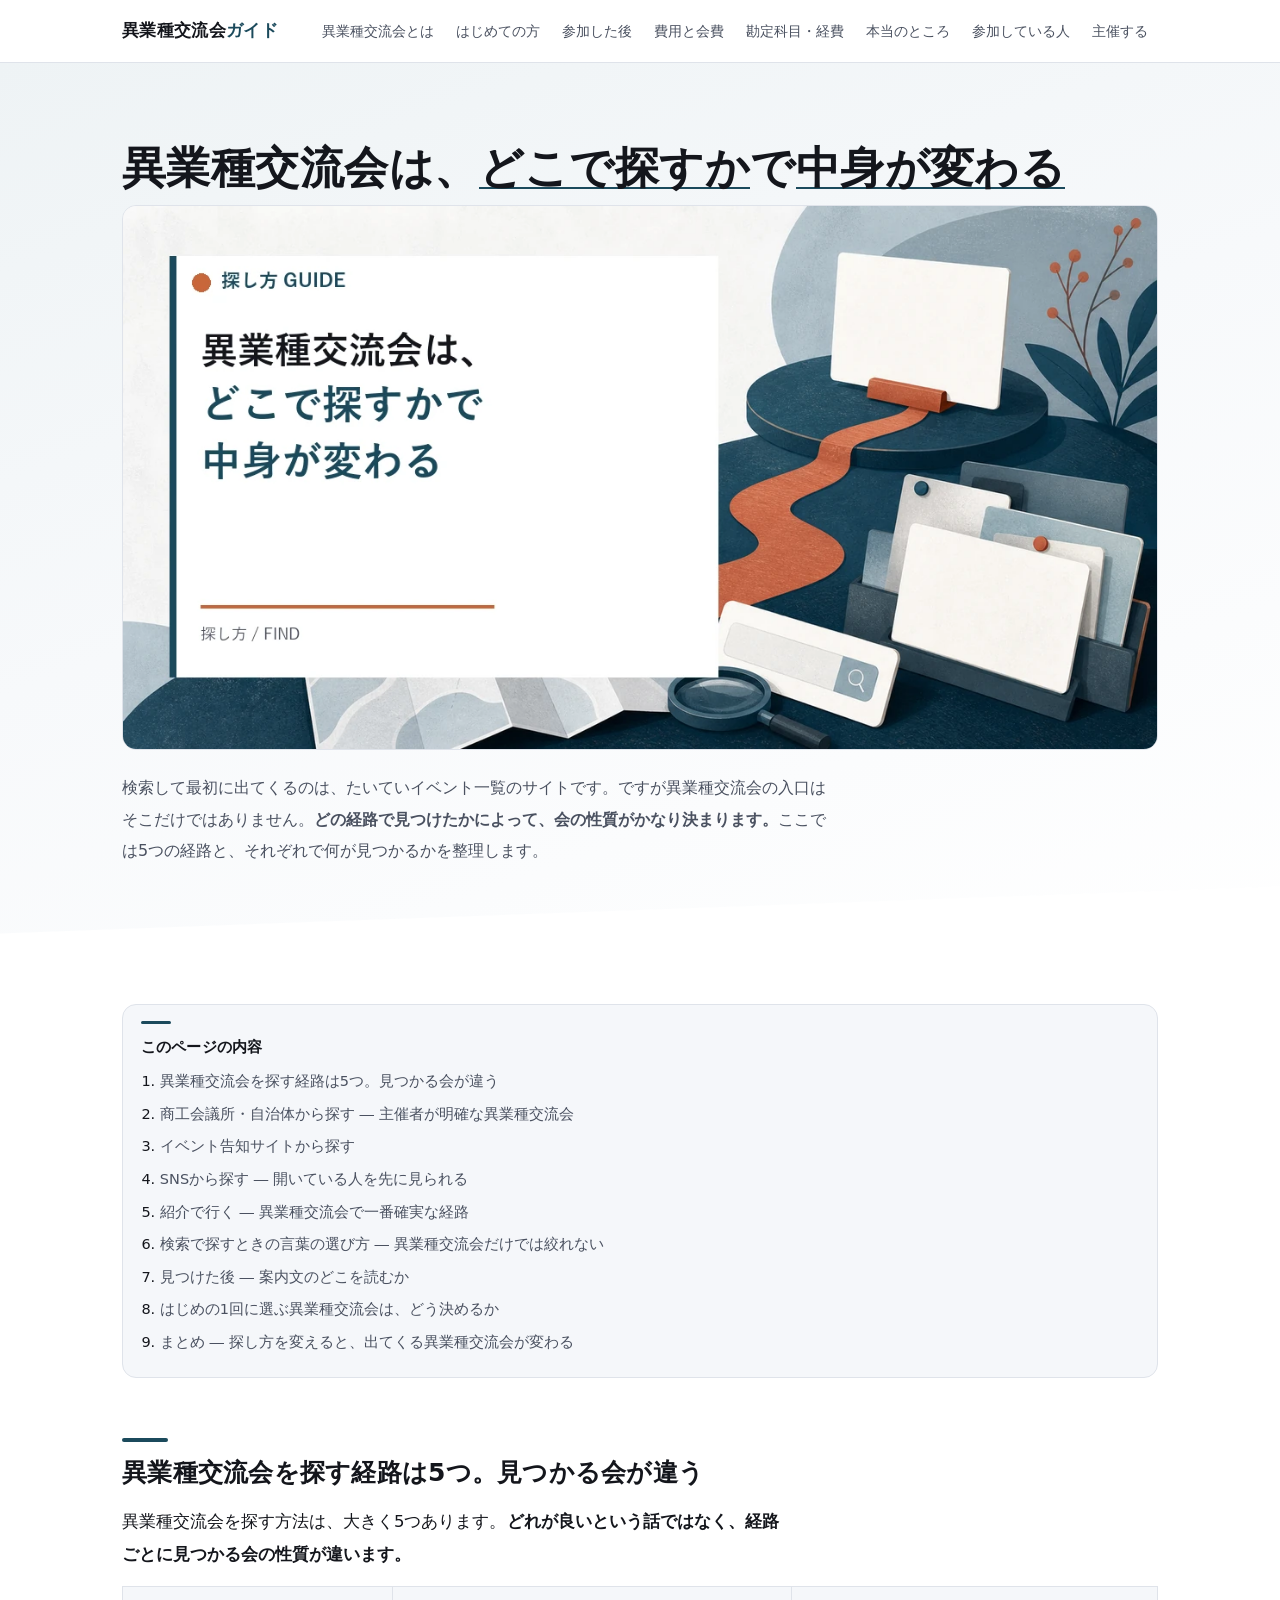
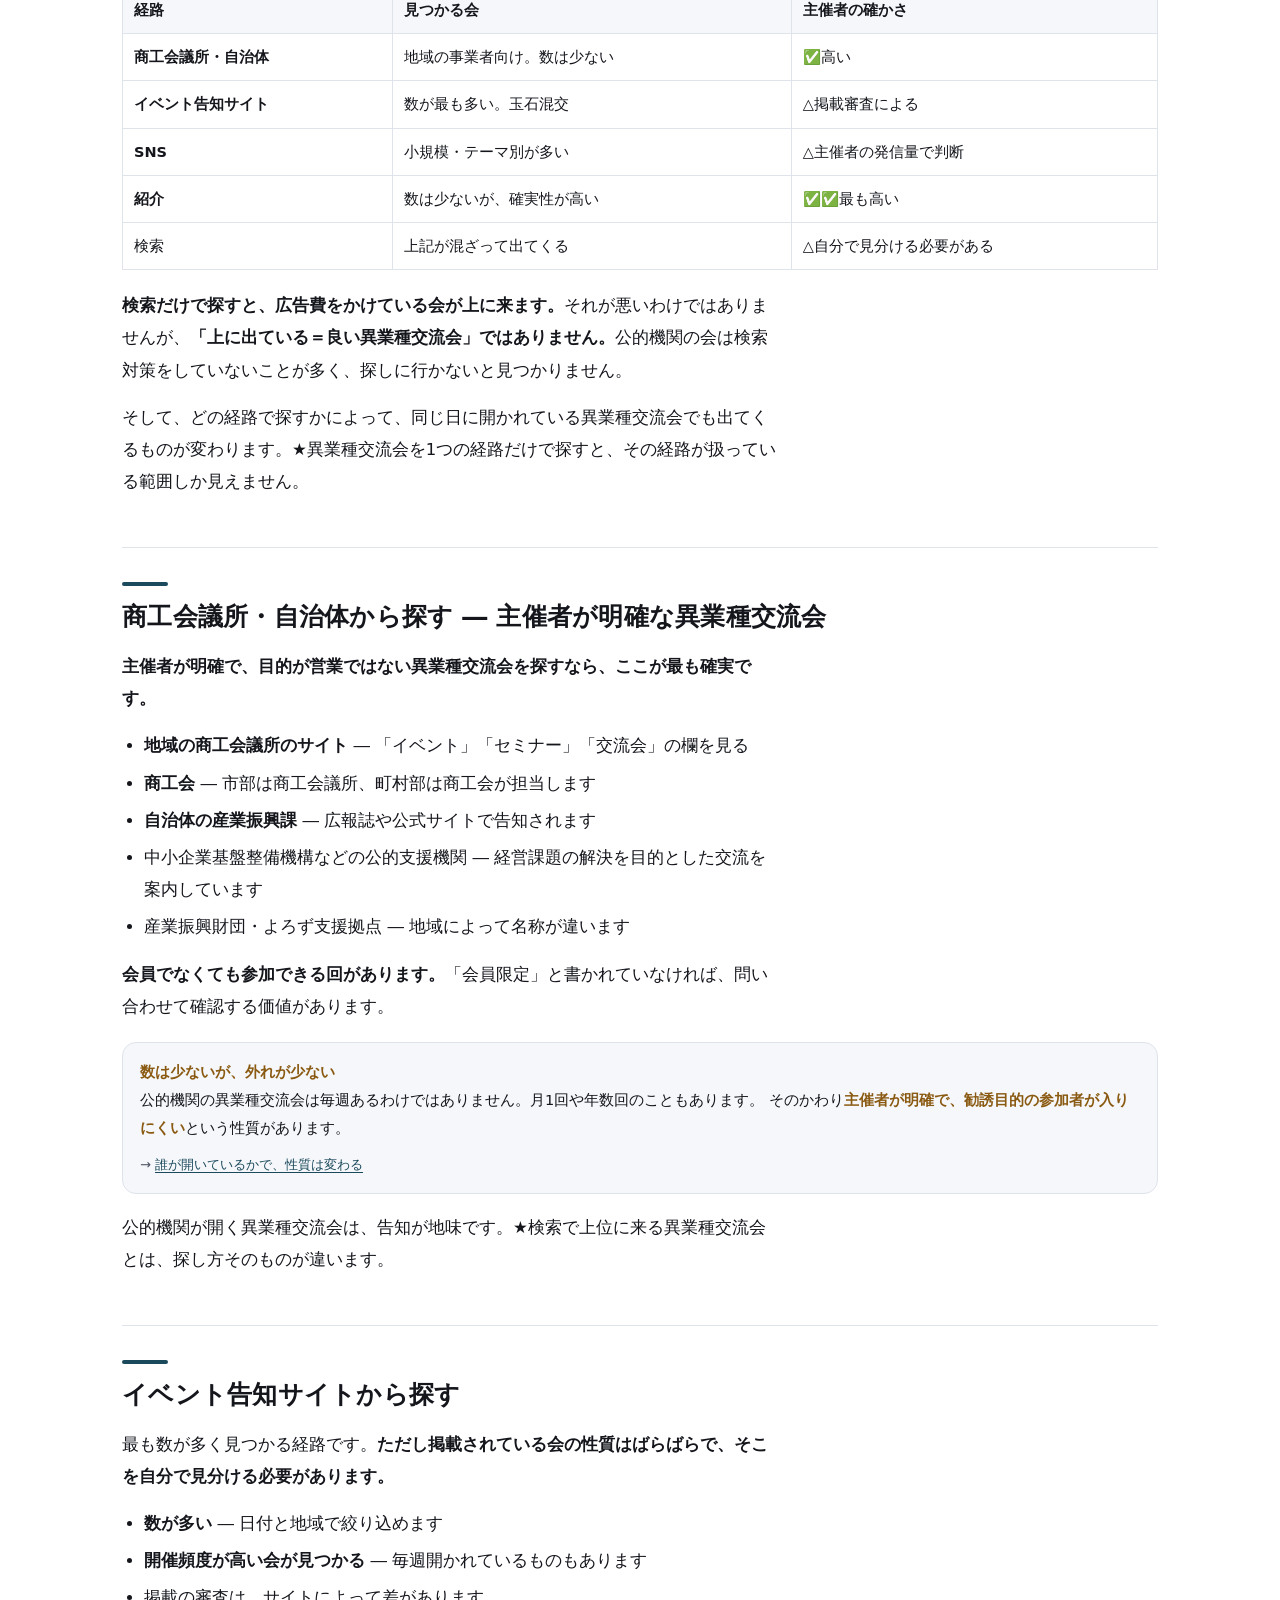
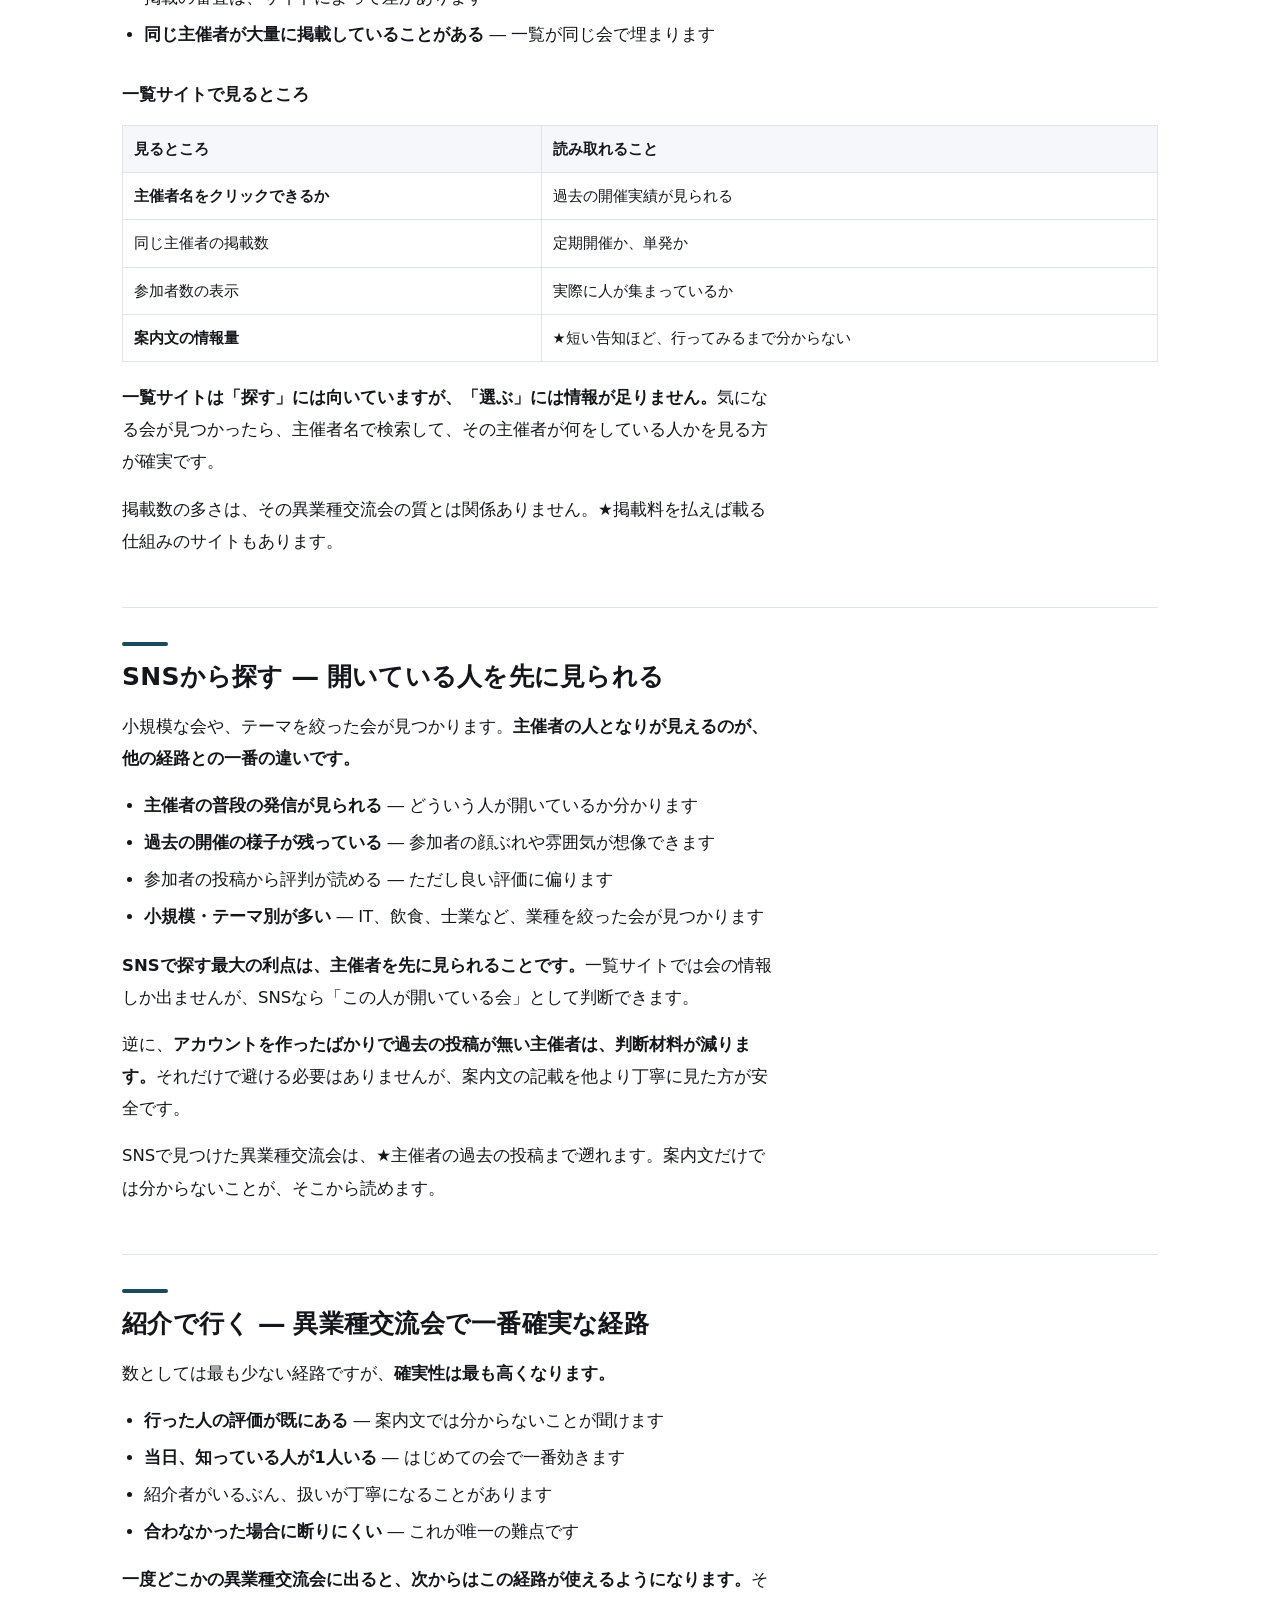
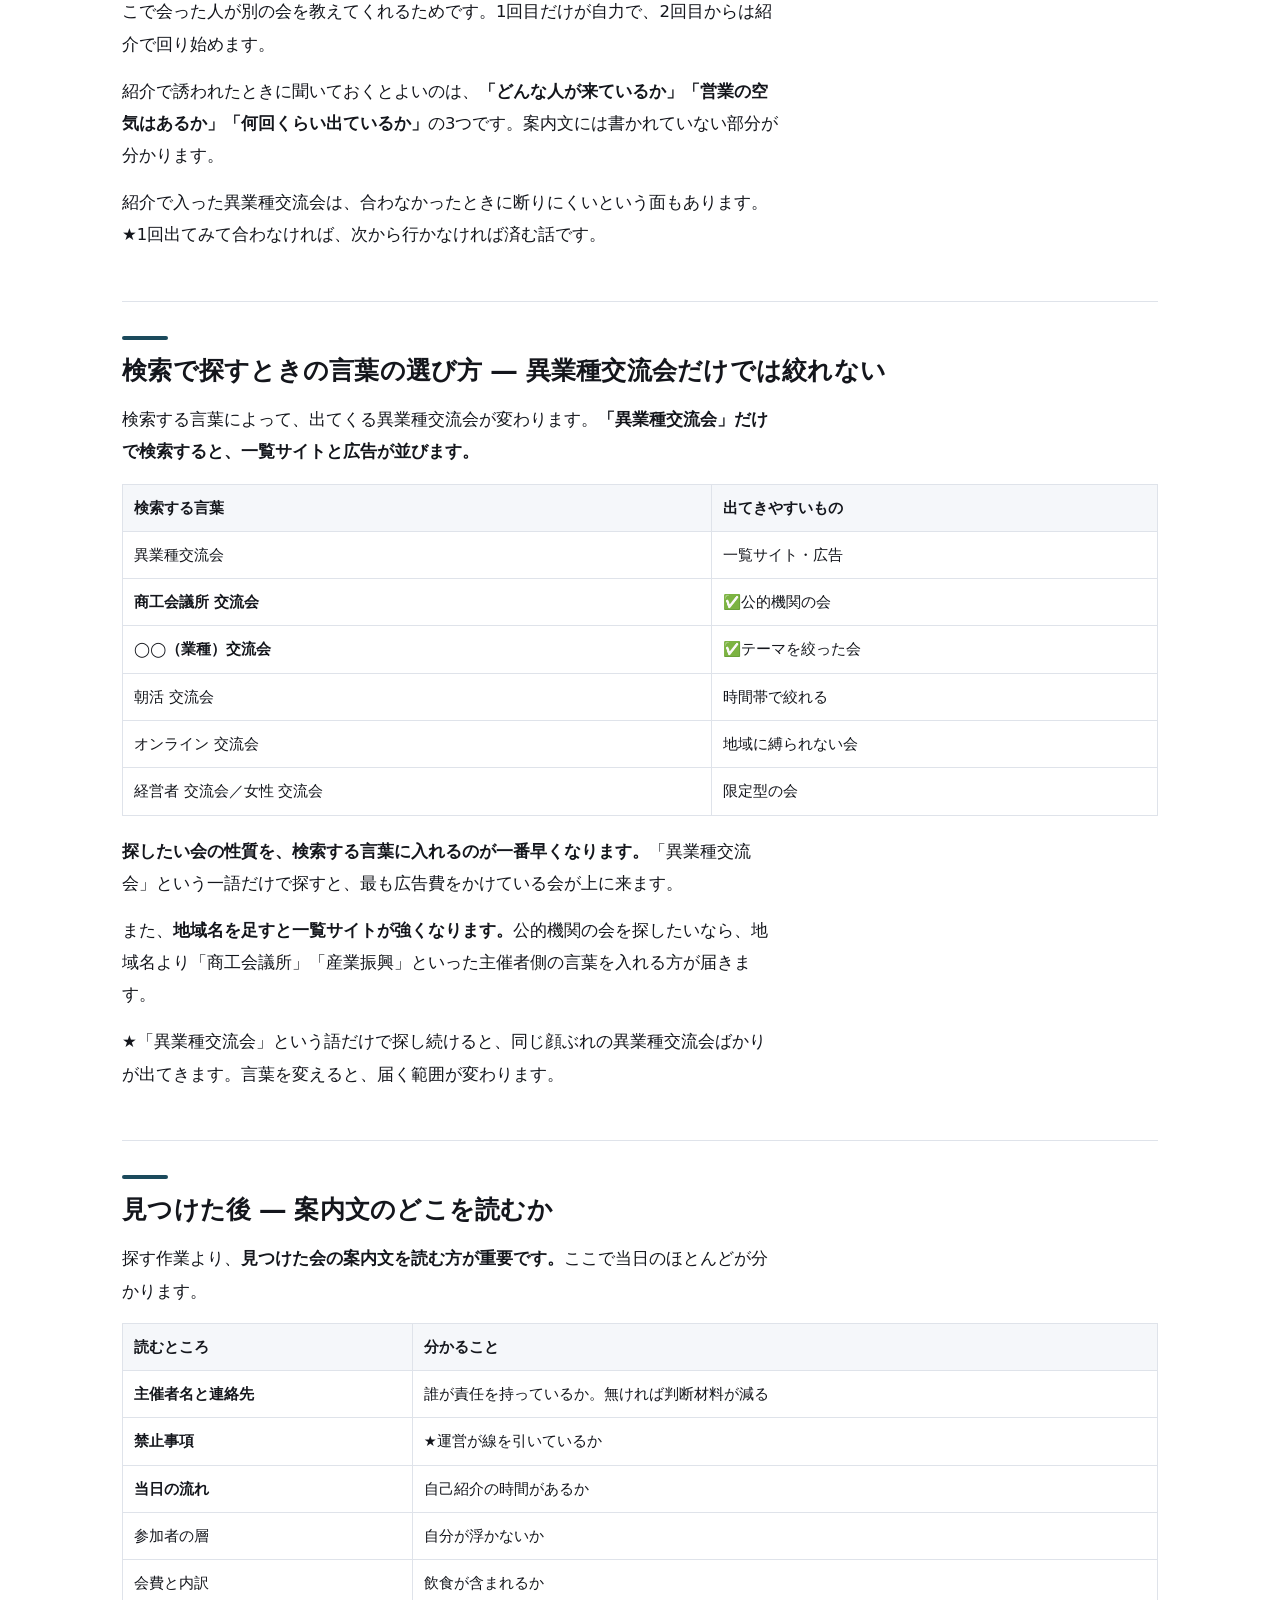
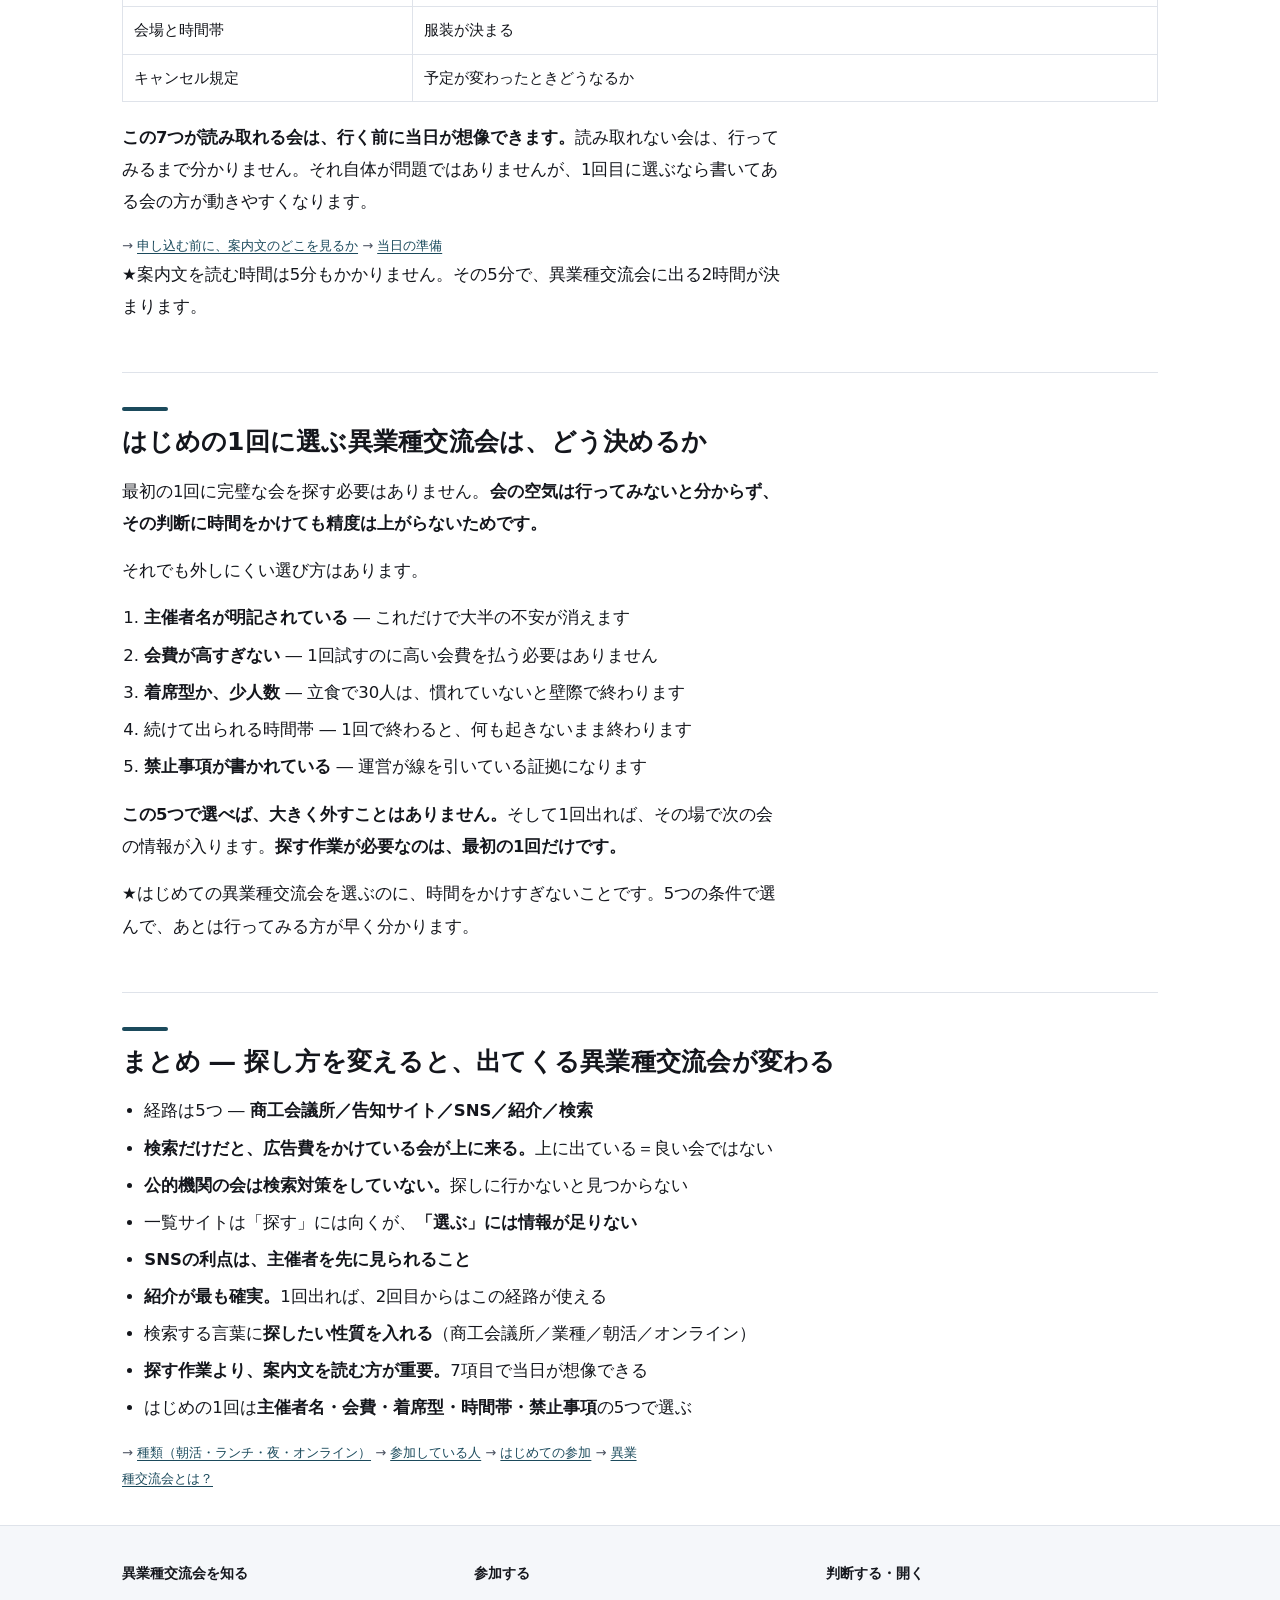
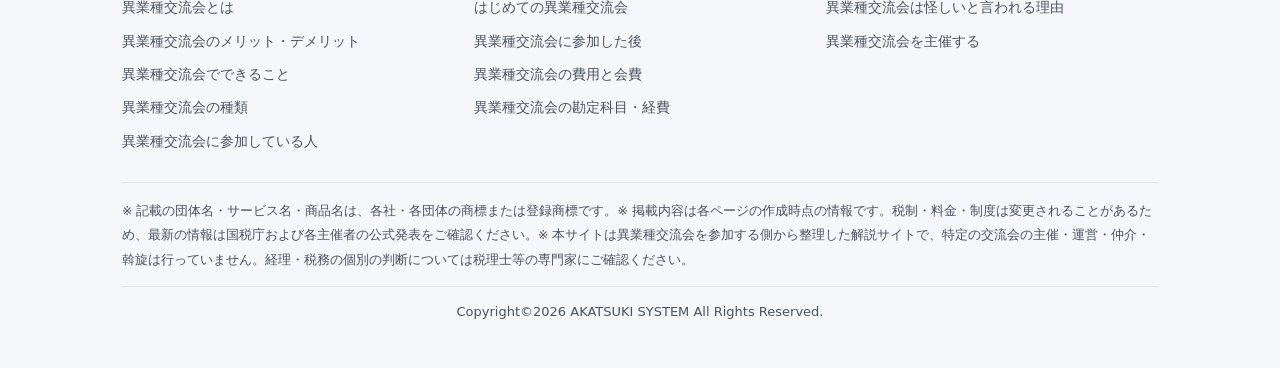
<file: find/index.html>
<!doctype html>
<html lang="ja">
<head>
<meta charset="utf-8">
<meta property="og:image:type" content="image/jpeg">
<meta property="og:image:secure_url" content="https://koryukai-akatsuki-system.work/img/og-v2/find.jpg">
<meta name="viewport" content="width=device-width,initial-scale=1">
<title>探す場所が違えば、集まっている人も違う</title>
<meta name="description" content="商工会議所、自治体や公的機関、イベント告知サイト、SNS、知人の紹介。5つの経路それぞれで見つかる会の性質が違います。案内文のどこを読めば当たり外れが分かるかという話も">
<link rel="canonical" href="https://koryukai-akatsuki-system.work/find/">
<link rel="stylesheet" href="../css/base.css?v=5659d0ed">
<link rel="preload" as="image" href="https://koryukai-akatsuki-system.work/img/hero-find.webp" fetchpriority="high">
<meta name="robots" content="index,follow,max-image-preview:large">
<meta property="og:type" content="article">
<meta property="og:site_name" content="異業種交流会ガイド">
<meta property="og:locale" content="ja_JP">
<meta property="og:title" content="探す場所が違えば、集まっている人も違う">
<meta property="og:description" content="商工会議所、自治体や公的機関、イベント告知サイト、SNS、知人の紹介。5つの経路それぞれで見つかる会の性質が違います。案内文のどこを読めば当たり外れが分かるかという話も">
<meta property="og:url" content="https://koryukai-akatsuki-system.work/find/">
<meta name="twitter:title" content="探す場所が違えば、集まっている人も違う">
<meta name="twitter:description" content="商工会議所、自治体や公的機関、イベント告知サイト、SNS、知人の紹介。5つの経路それぞれで見つかる会の性質が違います。案内文のどこを読めば当たり外れが分かるかという話も">
<meta property="og:image" content="https://koryukai-akatsuki-system.work/img/og-v2/find.jpg">
<meta property="og:image:width" content="1200">
<meta property="og:image:height" content="630">
<meta property="og:image:alt" content="異業種交流会の探し方。5つの経路と案内文の読み方">
<meta name="twitter:card" content="summary_large_image">
<meta name="twitter:image" content="https://koryukai-akatsuki-system.work/img/og-v2/find.jpg">
<meta name="twitter:image:alt" content="異業種交流会の探し方。5つの経路と案内文の読み方">
<link rel="icon" href="/favicon.ico" sizes="48x48">
<link rel="icon" type="image/png" sizes="48x48" href="/favicon-48x48.png">
<link rel="icon" type="image/png" sizes="32x32" href="/favicon-32x32.png">
<link rel="icon" type="image/png" sizes="16x16" href="/favicon-16x16.png">
<link rel="apple-touch-icon" sizes="180x180" href="/apple-touch-icon.png">
<link rel="manifest" href="/site.webmanifest">
<link rel="mask-icon" href="/safari-pinned-tab.svg" color="#1b4a5c">
<meta name="theme-color" content="#1b4a5c">
<script type="application/ld+json">{"@context": "https://schema.org", "@type": "Article", "headline": "異業種交流会は、どこで探すかで中身が変わる", "description": "異業種交流会はどこで探すかで中身が変わります。商工会議所、自治体や公的機関、イベント告知サイト、SNS、知人の紹介という5つの経路と、それぞれで見つかる会の性質の違い。案内文のどこを見れば主催者・参加者層・目的が分かるか、申し込む前に確認する項目まで、探し方の順序で整理しました。地域で探す場合と目的で探す場合の違いも。", "inLanguage": "ja", "dateModified": "2026-08-23", "image": "https://koryukai-akatsuki-system.work/img/hero-find.webp"}</script>
<script type="application/ld+json">{"@context": "https://schema.org", "@type": "BreadcrumbList", "itemListElement": [{"@type": "ListItem", "position": 1, "name": "異業種交流会とは", "item": "/"}, {"@type": "ListItem", "position": 2, "name": "異業種交流会は、どこで探すかで中身が変わる"}]}</script>
</head>
<body>
<a class="skip" href="#main">本文へ移動</a>

<header class="hd">
  <div class="wrap">
    <a class="logo" href="/">異業種交流会<span>ガイド</span></a>
    <ul class="nav">
      <li><a href="/">異業種交流会とは</a>
        <div class="mega">
          <a href="/merit-demerit/">メリット・デメリット</a>
          <a href="/what/">異業種交流会でできること</a>
          <a href="/types/">異業種交流会の種類</a>
          <a href="/find/">異業種交流会の探し方</a>
        </div>
      </li>
      <li><a href="/first-time/">はじめての方</a></li>
      <li><a href="/after/">参加した後</a></li>
      <li><a href="/cost/">費用と会費</a></li>
      <li><a href="/accounting/">勘定科目・経費</a></li>
      <li><a href="/truth/">本当のところ</a></li>
      <li><a href="/who/">参加している人</a></li>
      <li><a href="/organize/">主催する</a></li>
    </ul>
  </div>
</header>

<div class="hero">
  <div class="wrap">
    <h1 class="kt">異業種交流会は、<span class="kt-add">どこで探すか</span>で<span class="kt-add">中身が変わる</span></h1>
      <figure class="eyecatch">
        <img src="../img/hero-find.webp" width="1200" height="630" fetchpriority="high"
             alt="異業種交流会の探し方。商工会議所や公的機関、募集サイトのどこに載っているか、案内文から中身を読み取る見方">
      </figure>
    <p class="lead">検索して最初に出てくるのは、たいていイベント一覧のサイトです。ですが異業種交流会の入口はそこだけではありません。<b>どの経路で見つけたかによって、会の性質がかなり決まります。</b>ここでは5つの経路と、それぞれで何が見つかるかを整理します。</p>
  </div>
</div>

<main id="main" class="wrap">

  <nav class="toc">
    <h2>このページの内容</h2>
    <ol>
      <li><a href="#keiro">異業種交流会を探す経路は5つ。見つかる会が違う</a></li>
      <li><a href="#shokokaigisho">商工会議所・自治体から探す ― 主催者が明確な異業種交流会</a></li>
      <li><a href="#site">イベント告知サイトから探す</a></li>
      <li><a href="#sns">SNSから探す ― 開いている人を先に見られる</a></li>
      <li><a href="#shokai">紹介で行く ― 異業種交流会で一番確実な経路</a></li>
      <li><a href="#kensaku">検索で探すときの言葉の選び方 ― 異業種交流会だけでは絞れない</a></li>
      <li><a href="#yomu">見つけた後 ― 案内文のどこを読むか</a></li>
      <li><a href="#hajime">はじめの1回に選ぶ異業種交流会は、どう決めるか</a></li>
      <li><a href="#matome">まとめ ― 探し方を変えると、出てくる異業種交流会が変わる</a></li>
    </ol>
  </nav>

  <section id="keiro">
    <h2>異業種交流会を探す経路は5つ。見つかる会が違う</h2>
    <p>異業種交流会を探す方法は、大きく5つあります。<b>どれが良いという話ではなく、経路ごとに見つかる会の性質が違います。</b></p>
    <table>
      <thead><tr><th>経路</th><th>見つかる会</th><th>主催者の確かさ</th></tr></thead>
      <tbody>
        <tr><td><b>商工会議所・自治体</b></td><td>地域の事業者向け。数は少ない</td><td>✅高い</td></tr>
        <tr><td><b>イベント告知サイト</b></td><td>数が最も多い。玉石混交</td><td>△掲載審査による</td></tr>
        <tr><td><b>SNS</b></td><td>小規模・テーマ別が多い</td><td>△主催者の発信量で判断</td></tr>
        <tr><td><b>紹介</b></td><td>数は少ないが、確実性が高い</td><td>✅✅最も高い</td></tr>
        <tr><td>検索</td><td>上記が混ざって出てくる</td><td>△自分で見分ける必要がある</td></tr>
      </tbody>
    </table>
    <p><b>検索だけで探すと、広告費をかけている会が上に来ます。</b>それが悪いわけではありませんが、<b>「上に出ている＝良い異業種交流会」ではありません。</b>公的機関の会は検索対策をしていないことが多く、探しに行かないと見つかりません。</p>
    <p>そして、どの経路で探すかによって、同じ日に開かれている異業種交流会でも出てくるものが変わります。★異業種交流会を1つの経路だけで探すと、その経路が扱っている範囲しか見えません。</p>
  </section>

  <section id="shokokaigisho">
    <h2>商工会議所・自治体から探す ― 主催者が明確な異業種交流会</h2>
    <p><b>主催者が明確で、目的が営業ではない異業種交流会を探すなら、ここが最も確実です。</b></p>
    <ul>
      <li><b>地域の商工会議所のサイト</b> ― 「イベント」「セミナー」「交流会」の欄を見る</li>
      <li><b>商工会</b> ― 市部は商工会議所、町村部は商工会が担当します</li>
      <li><b>自治体の産業振興課</b> ― 広報誌や公式サイトで告知されます</li>
      <li>中小企業基盤整備機構などの公的支援機関 ― 経営課題の解決を目的とした交流を案内しています</li>
      <li>産業振興財団・よろず支援拠点 ― 地域によって名称が違います</li>
    </ul>
    <p><b>会員でなくても参加できる回があります。</b>「会員限定」と書かれていなければ、問い合わせて確認する価値があります。</p>
    <div class="note">
      <b>数は少ないが、外れが少ない</b><br>
      公的機関の異業種交流会は毎週あるわけではありません。月1回や年数回のこともあります。
      そのかわり<b>主催者が明確で、勧誘目的の参加者が入りにくい</b>という性質があります。
      <p class="src">→ <a href="/truth/#yumei">誰が開いているかで、性質は変わる</a></p>
    </div>
    <p>公的機関が開く異業種交流会は、告知が地味です。★検索で上位に来る異業種交流会とは、探し方そのものが違います。</p>
  </section>

  <section id="site">
    <h2>イベント告知サイトから探す</h2>
    <p>最も数が多く見つかる経路です。<b>ただし掲載されている会の性質はばらばらで、そこを自分で見分ける必要があります。</b></p>
    <ul>
      <li><b>数が多い</b> ― 日付と地域で絞り込めます</li>
      <li><b>開催頻度が高い会が見つかる</b> ― 毎週開かれているものもあります</li>
      <li>掲載の審査は、サイトによって差があります</li>
      <li><b>同じ主催者が大量に掲載していることがある</b> ― 一覧が同じ会で埋まります</li>
    </ul>
    <h3>一覧サイトで見るところ</h3>
    <table>
      <thead><tr><th>見るところ</th><th>読み取れること</th></tr></thead>
      <tbody>
        <tr><td><b>主催者名をクリックできるか</b></td><td>過去の開催実績が見られる</td></tr>
        <tr><td>同じ主催者の掲載数</td><td>定期開催か、単発か</td></tr>
        <tr><td>参加者数の表示</td><td>実際に人が集まっているか</td></tr>
        <tr><td><b>案内文の情報量</b></td><td>★短い告知ほど、行ってみるまで分からない</td></tr>
      </tbody>
    </table>
    <p><b>一覧サイトは「探す」には向いていますが、「選ぶ」には情報が足りません。</b>気になる会が見つかったら、主催者名で検索して、その主催者が何をしている人かを見る方が確実です。</p>
    <p>掲載数の多さは、その異業種交流会の質とは関係ありません。★掲載料を払えば載る仕組みのサイトもあります。</p>
  </section>

  <section id="sns">
    <h2>SNSから探す ― 開いている人を先に見られる</h2>
    <p>小規模な会や、テーマを絞った会が見つかります。<b>主催者の人となりが見えるのが、他の経路との一番の違いです。</b></p>
    <ul>
      <li><b>主催者の普段の発信が見られる</b> ― どういう人が開いているか分かります</li>
      <li><b>過去の開催の様子が残っている</b> ― 参加者の顔ぶれや雰囲気が想像できます</li>
      <li>参加者の投稿から評判が読める ― ただし良い評価に偏ります</li>
      <li><b>小規模・テーマ別が多い</b> ― IT、飲食、士業など、業種を絞った会が見つかります</li>
    </ul>
    <p><b>SNSで探す最大の利点は、主催者を先に見られることです。</b>一覧サイトでは会の情報しか出ませんが、SNSなら「この人が開いている会」として判断できます。</p>
    <p>逆に、<b>アカウントを作ったばかりで過去の投稿が無い主催者は、判断材料が減ります。</b>それだけで避ける必要はありませんが、案内文の記載を他より丁寧に見た方が安全です。</p>
    <p>SNSで見つけた異業種交流会は、★主催者の過去の投稿まで遡れます。案内文だけでは分からないことが、そこから読めます。</p>
  </section>

  <section id="shokai">
    <h2>紹介で行く ― 異業種交流会で一番確実な経路</h2>
    <p>数としては最も少ない経路ですが、<b>確実性は最も高くなります。</b></p>
    <ul>
      <li><b>行った人の評価が既にある</b> ― 案内文では分からないことが聞けます</li>
      <li><b>当日、知っている人が1人いる</b> ― はじめての会で一番効きます</li>
      <li>紹介者がいるぶん、扱いが丁寧になることがあります</li>
      <li><b>合わなかった場合に断りにくい</b> ― これが唯一の難点です</li>
    </ul>
    <p><b>一度どこかの異業種交流会に出ると、次からはこの経路が使えるようになります。</b>そこで会った人が別の会を教えてくれるためです。1回目だけが自力で、2回目からは紹介で回り始めます。</p>
    <p>紹介で誘われたときに聞いておくとよいのは、<b>「どんな人が来ているか」「営業の空気はあるか」「何回くらい出ているか」</b>の3つです。案内文には書かれていない部分が分かります。</p>
    <p>紹介で入った異業種交流会は、合わなかったときに断りにくいという面もあります。★1回出てみて合わなければ、次から行かなければ済む話です。</p>
  </section>

  <section id="kensaku">
    <h2>検索で探すときの言葉の選び方 ― 異業種交流会だけでは絞れない</h2>
    <p>検索する言葉によって、出てくる異業種交流会が変わります。<b>「異業種交流会」だけで検索すると、一覧サイトと広告が並びます。</b></p>
    <table>
      <thead><tr><th>検索する言葉</th><th>出てきやすいもの</th></tr></thead>
      <tbody>
        <tr><td>異業種交流会</td><td>一覧サイト・広告</td></tr>
        <tr><td><b>商工会議所 交流会</b></td><td>✅公的機関の会</td></tr>
        <tr><td><b>◯◯（業種）交流会</b></td><td>✅テーマを絞った会</td></tr>
        <tr><td>朝活 交流会</td><td>時間帯で絞れる</td></tr>
        <tr><td>オンライン 交流会</td><td>地域に縛られない会</td></tr>
        <tr><td>経営者 交流会／女性 交流会</td><td>限定型の会</td></tr>
      </tbody>
    </table>
    <p><b>探したい会の性質を、検索する言葉に入れるのが一番早くなります。</b>「異業種交流会」という一語だけで探すと、最も広告費をかけている会が上に来ます。</p>
    <p>また、<b>地域名を足すと一覧サイトが強くなります。</b>公的機関の会を探したいなら、地域名より「商工会議所」「産業振興」といった主催者側の言葉を入れる方が届きます。</p>
    <p>★「異業種交流会」という語だけで探し続けると、同じ顔ぶれの異業種交流会ばかりが出てきます。言葉を変えると、届く範囲が変わります。</p>
  </section>

  <section id="yomu">
    <h2>見つけた後 ― 案内文のどこを読むか</h2>
    <p>探す作業より、<b>見つけた会の案内文を読む方が重要です。</b>ここで当日のほとんどが分かります。</p>
    <table>
      <thead><tr><th>読むところ</th><th>分かること</th></tr></thead>
      <tbody>
        <tr><td><b>主催者名と連絡先</b></td><td>誰が責任を持っているか。無ければ判断材料が減る</td></tr>
        <tr><td><b>禁止事項</b></td><td>★運営が線を引いているか</td></tr>
        <tr><td><b>当日の流れ</b></td><td>自己紹介の時間があるか</td></tr>
        <tr><td>参加者の層</td><td>自分が浮かないか</td></tr>
        <tr><td>会費と内訳</td><td>飲食が含まれるか</td></tr>
        <tr><td>会場と時間帯</td><td>服装が決まる</td></tr>
        <tr><td>キャンセル規定</td><td>予定が変わったときどうなるか</td></tr>
      </tbody>
    </table>
    <p><b>この7つが読み取れる会は、行く前に当日が想像できます。</b>読み取れない会は、行ってみるまで分かりません。それ自体が問題ではありませんが、1回目に選ぶなら書いてある会の方が動きやすくなります。</p>
    <p class="src">
      → <a href="/truth/#mikiwame">申し込む前に、案内文のどこを見るか</a>
      → <a href="/first-time/">当日の準備</a>
    </p>
    <p>★案内文を読む時間は5分もかかりません。その5分で、異業種交流会に出る2時間が決まります。</p>
  </section>

  <section id="hajime">
    <h2>はじめの1回に選ぶ異業種交流会は、どう決めるか</h2>
    <p>最初の1回に完璧な会を探す必要はありません。<b>会の空気は行ってみないと分からず、その判断に時間をかけても精度は上がらないためです。</b></p>
    <p>それでも外しにくい選び方はあります。</p>
    <ol>
      <li><b>主催者名が明記されている</b> ― これだけで大半の不安が消えます</li>
      <li><b>会費が高すぎない</b> ― 1回試すのに高い会費を払う必要はありません</li>
      <li><b>着席型か、少人数</b> ― 立食で30人は、慣れていないと壁際で終わります</li>
      <li>続けて出られる時間帯 ― 1回で終わると、何も起きないまま終わります</li>
      <li><b>禁止事項が書かれている</b> ― 運営が線を引いている証拠になります</li>
    </ol>
    <p><b>この5つで選べば、大きく外すことはありません。</b>そして1回出れば、その場で次の会の情報が入ります。<b>探す作業が必要なのは、最初の1回だけです。</b></p>
    <p>★はじめての異業種交流会を選ぶのに、時間をかけすぎないことです。5つの条件で選んで、あとは行ってみる方が早く分かります。</p>
  </section>

  <section id="matome">
    <h2>まとめ ― 探し方を変えると、出てくる異業種交流会が変わる</h2>
    <ul>
      <li>経路は5つ ― <b>商工会議所／告知サイト／SNS／紹介／検索</b></li>
      <li><b>検索だけだと、広告費をかけている会が上に来る。</b>上に出ている＝良い会ではない</li>
      <li><b>公的機関の会は検索対策をしていない。</b>探しに行かないと見つからない</li>
      <li>一覧サイトは「探す」には向くが、<b>「選ぶ」には情報が足りない</b></li>
      <li><b>SNSの利点は、主催者を先に見られること</b></li>
      <li><b>紹介が最も確実。</b>1回出れば、2回目からはこの経路が使える</li>
      <li>検索する言葉に<b>探したい性質を入れる</b>（商工会議所／業種／朝活／オンライン）</li>
      <li><b>探す作業より、案内文を読む方が重要。</b>7項目で当日が想像できる</li>
      <li>はじめの1回は<b>主催者名・会費・着席型・時間帯・禁止事項</b>の5つで選ぶ</li>
    </ul>
    <p class="src">
      → <a href="/types/">種類（朝活・ランチ・夜・オンライン）</a>
      → <a href="/who/">参加している人</a>
      → <a href="/first-time/">はじめての参加</a>
      → <a href="/">異業種交流会とは？</a>
    </p>
  </section>

</main>

<footer class="ft">
  <div class="wrap">
    <div class="cols">
      <div>
        <b>異業種交流会を知る</b>
        <a href="/">異業種交流会とは</a>
        <a href="/merit-demerit/">異業種交流会のメリット・デメリット</a>
        <a href="/what/">異業種交流会でできること</a>
        <a href="/types/">異業種交流会の種類</a>
        <a href="/who/">異業種交流会に参加している人</a>
      </div>
      <div>
        <b>参加する</b>
        <a href="/first-time/">はじめての異業種交流会</a>
        <a href="/after/">異業種交流会に参加した後</a>
        <a href="/cost/">異業種交流会の費用と会費</a>
        <a href="/accounting/">異業種交流会の勘定科目・経費</a>
      </div>
      <div>
        <b>判断する・開く</b>
        <a href="/truth/">異業種交流会は怪しいと言われる理由</a>
        <a href="/organize/">異業種交流会を主催する</a>
      </div>
    </div>
    <div class="btm" aria-label="商標・情報・運営に関する注記">
      <p>※ 記載の団体名・サービス名・商品名は、各社・各団体の商標または登録商標です。※ 掲載内容は各ページの作成時点の情報です。税制・料金・制度は変更されることがあるため、最新の情報は国税庁および各主催者の公式発表をご確認ください。※ 本サイトは異業種交流会を参加する側から整理した解説サイトで、特定の交流会の主催・運営・仲介・斡旋は行っていません。経理・税務の個別の判断については税理士等の専門家にご確認ください。</p>
    </div>
    <div class="fine"><span>Copyright©2026 AKATSUKI SYSTEM All Rights Reserved.</span></div>
  </div>
</footer>

</body>
</html>
</file>
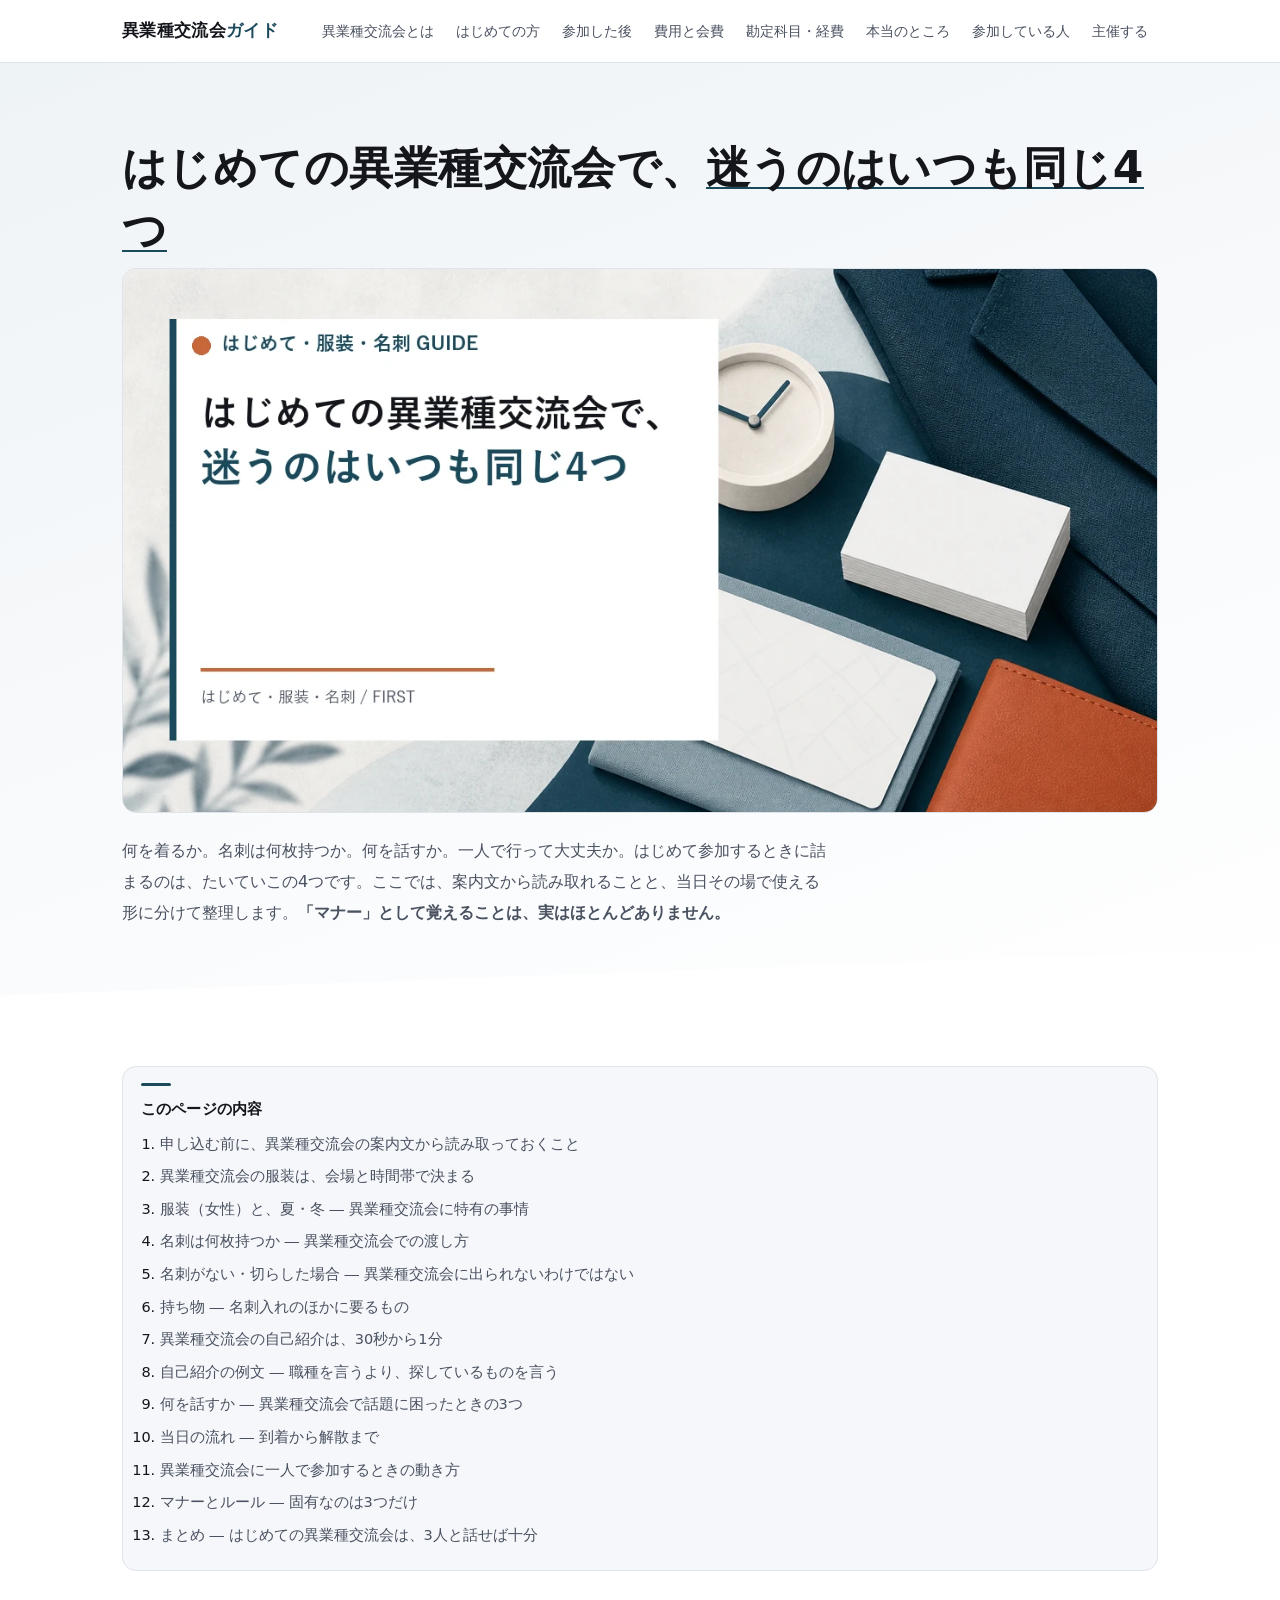
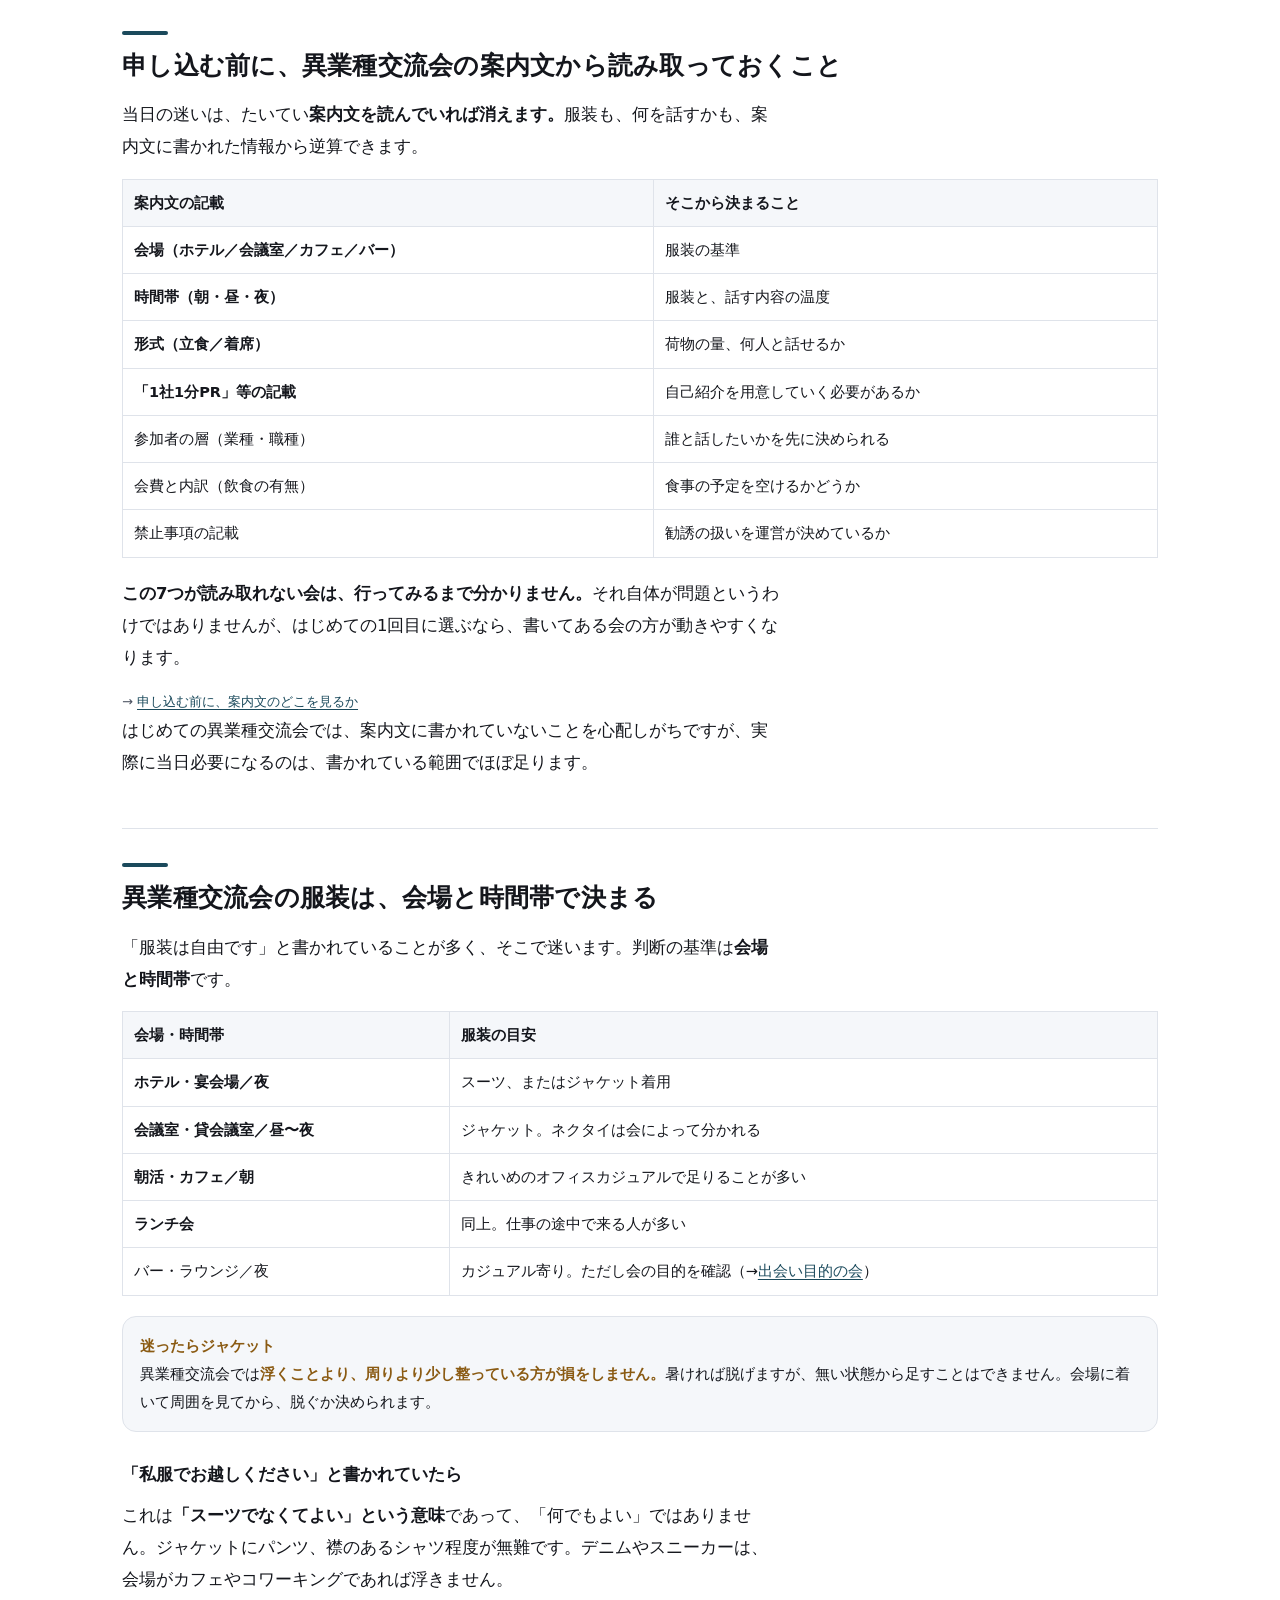
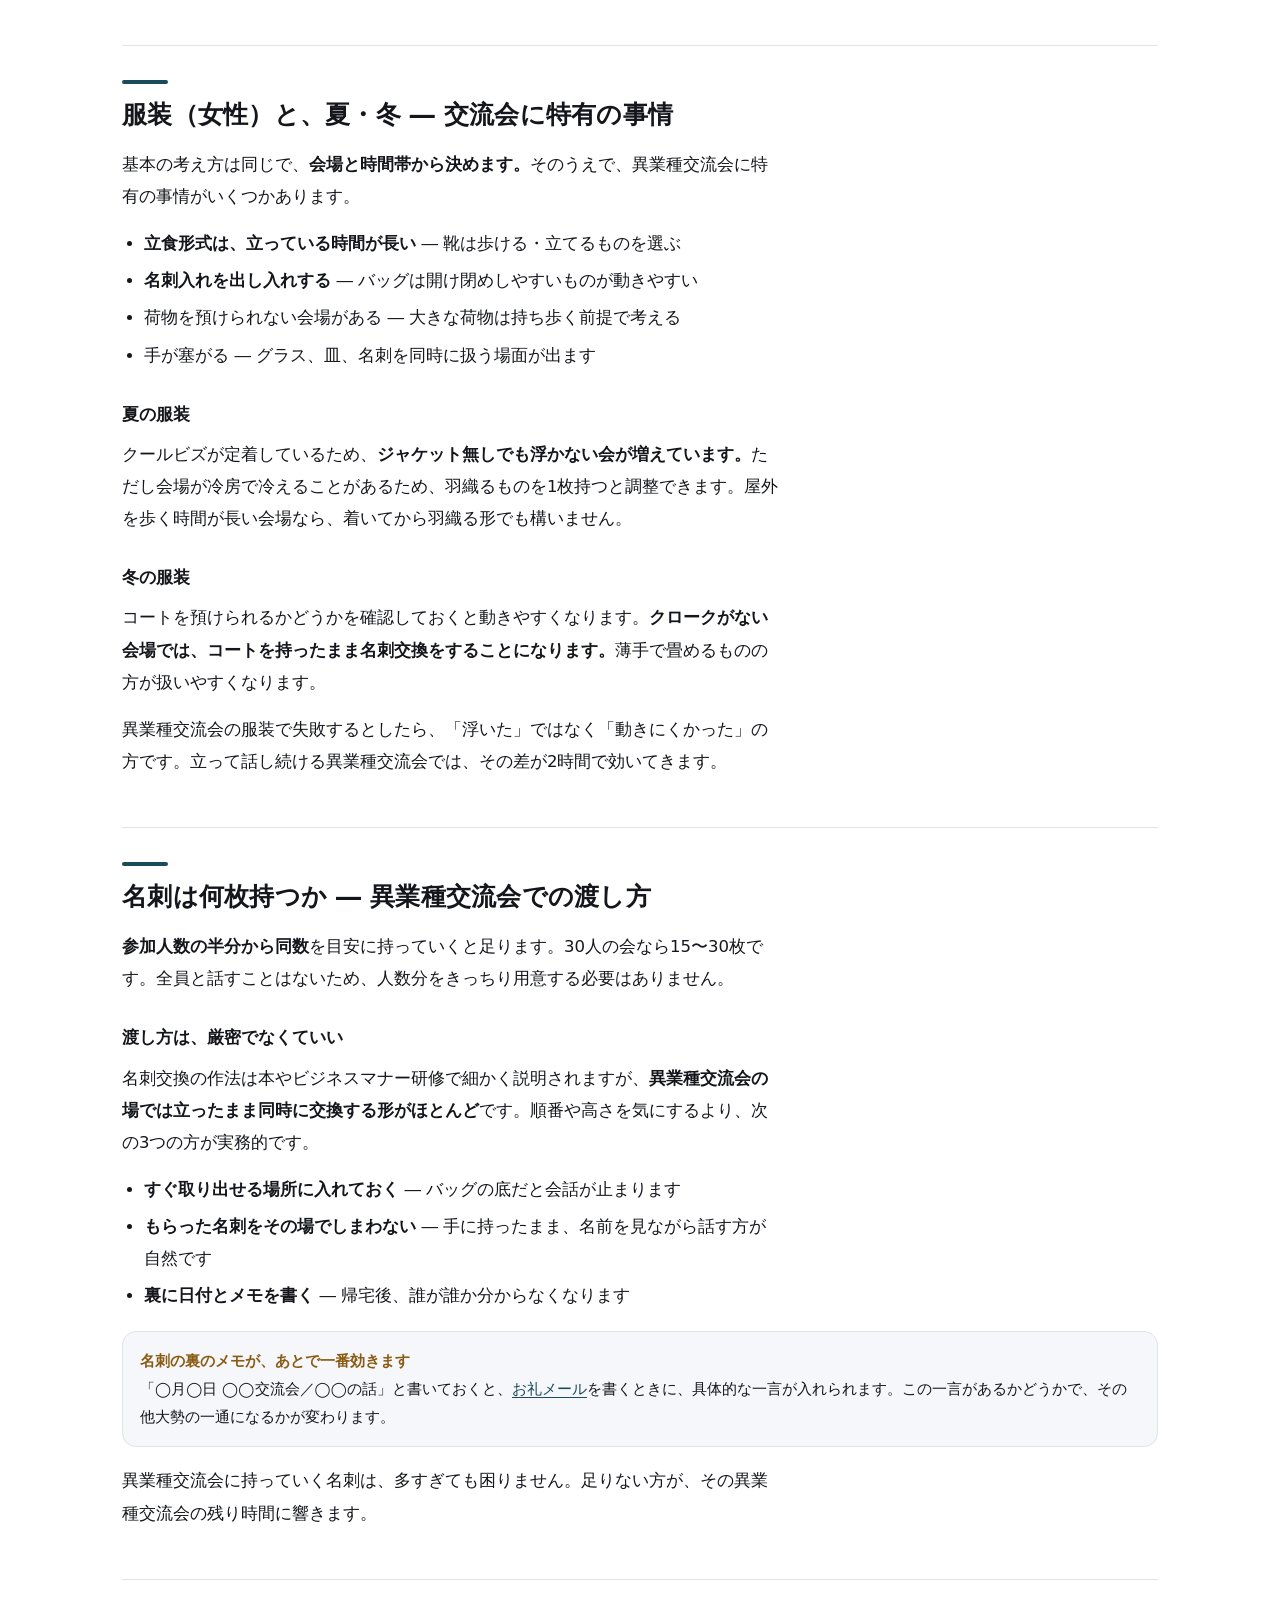
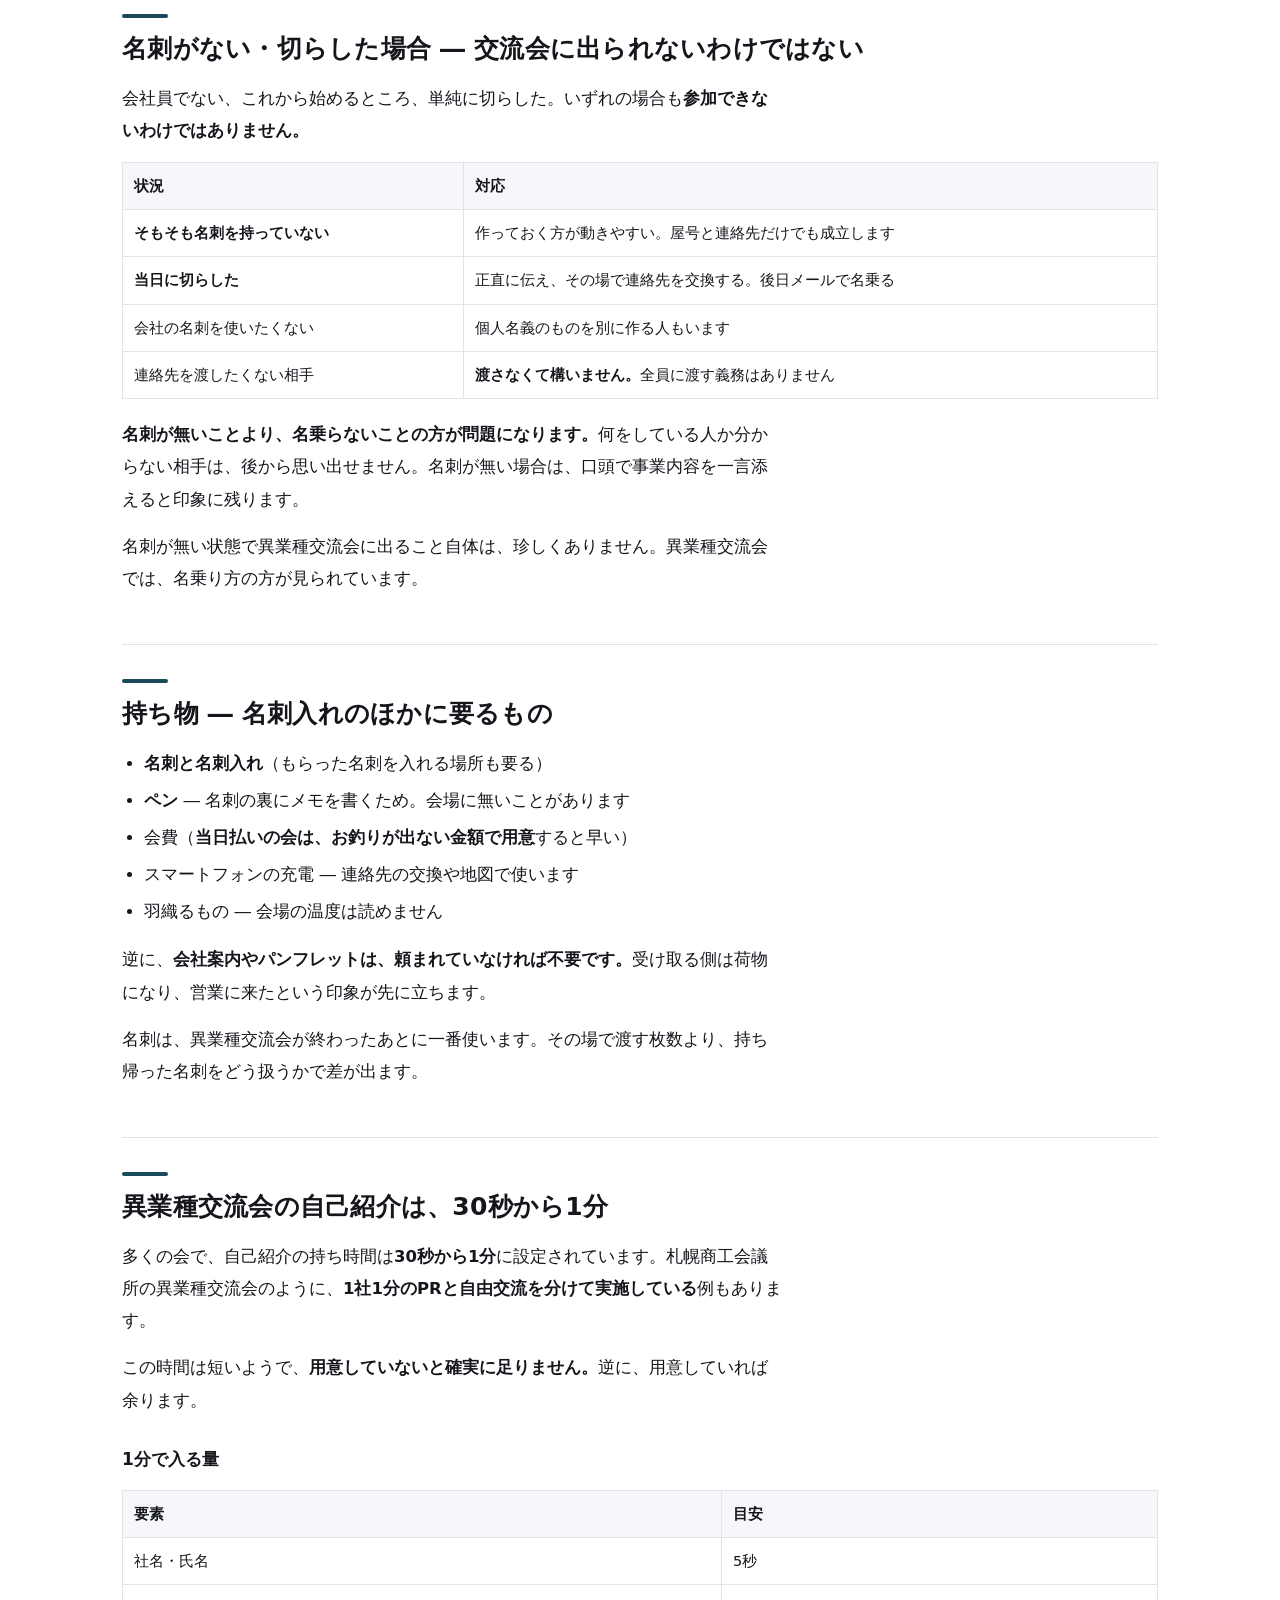
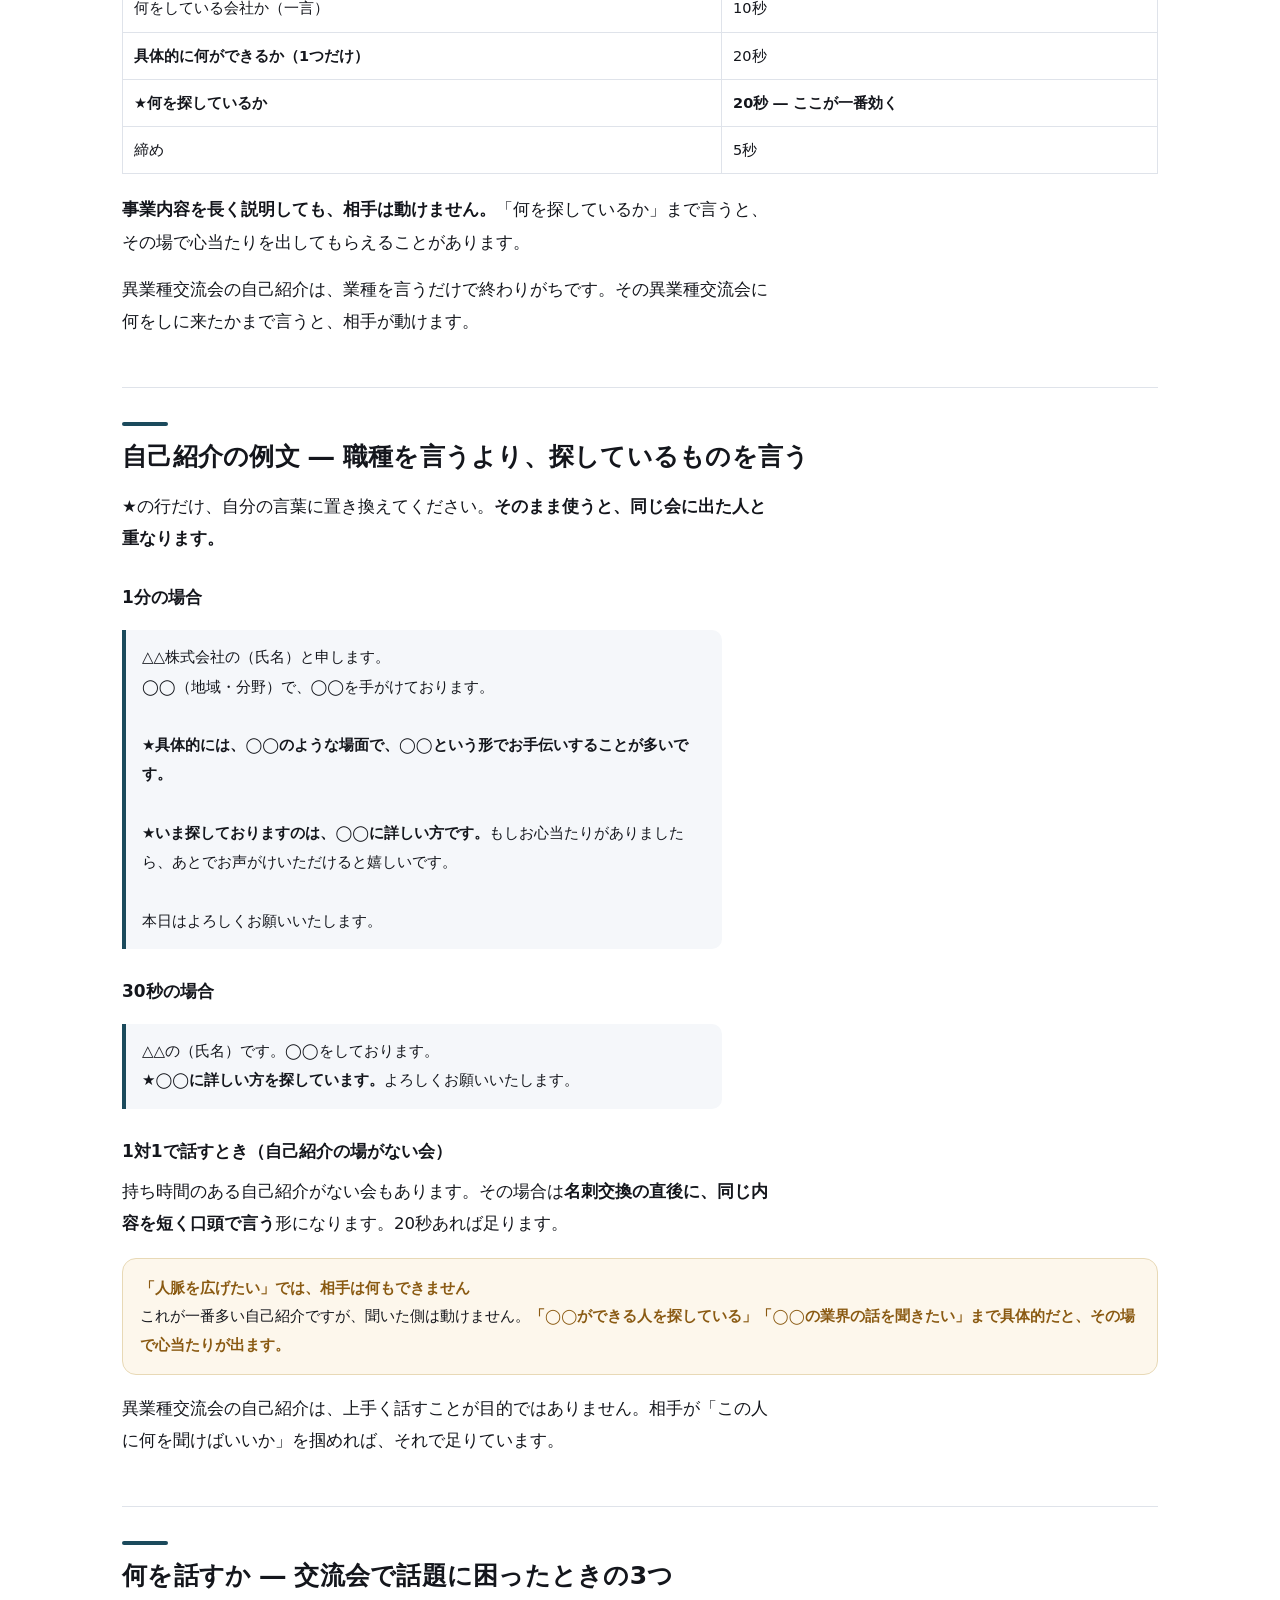
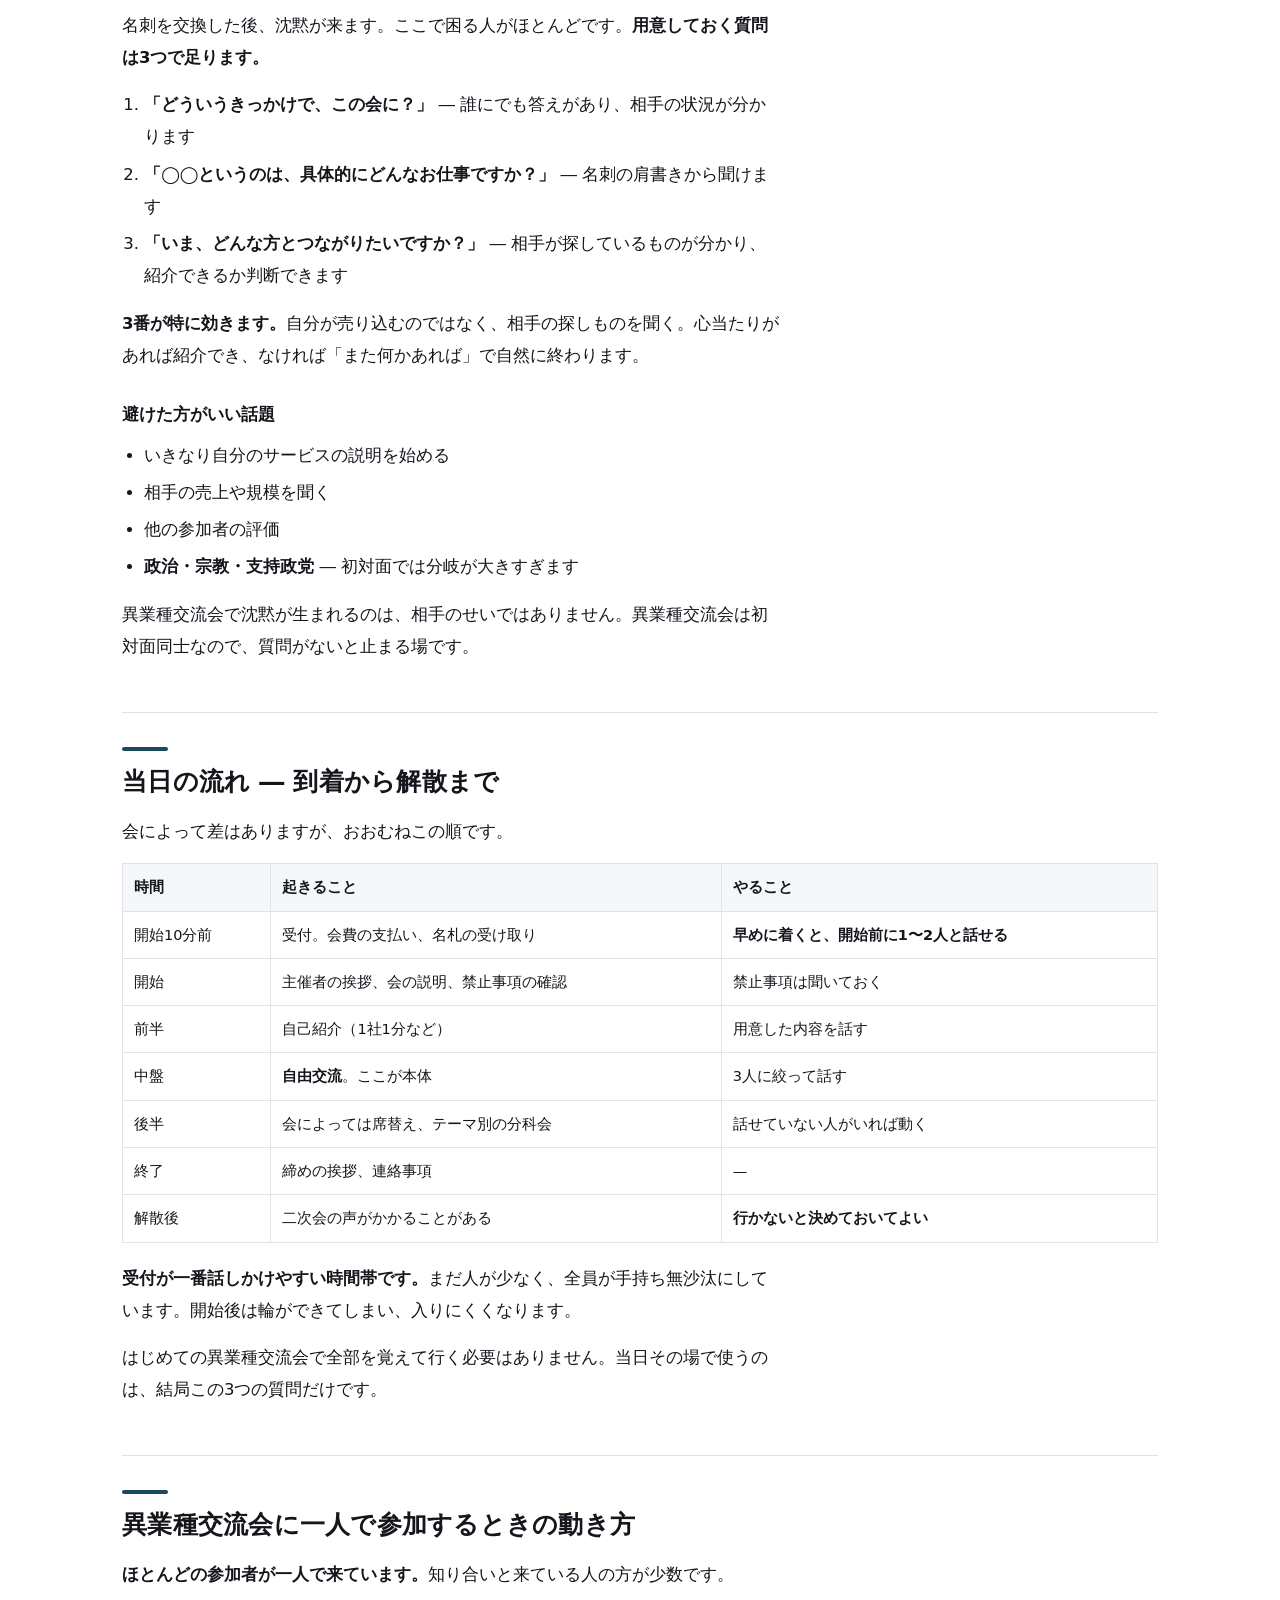
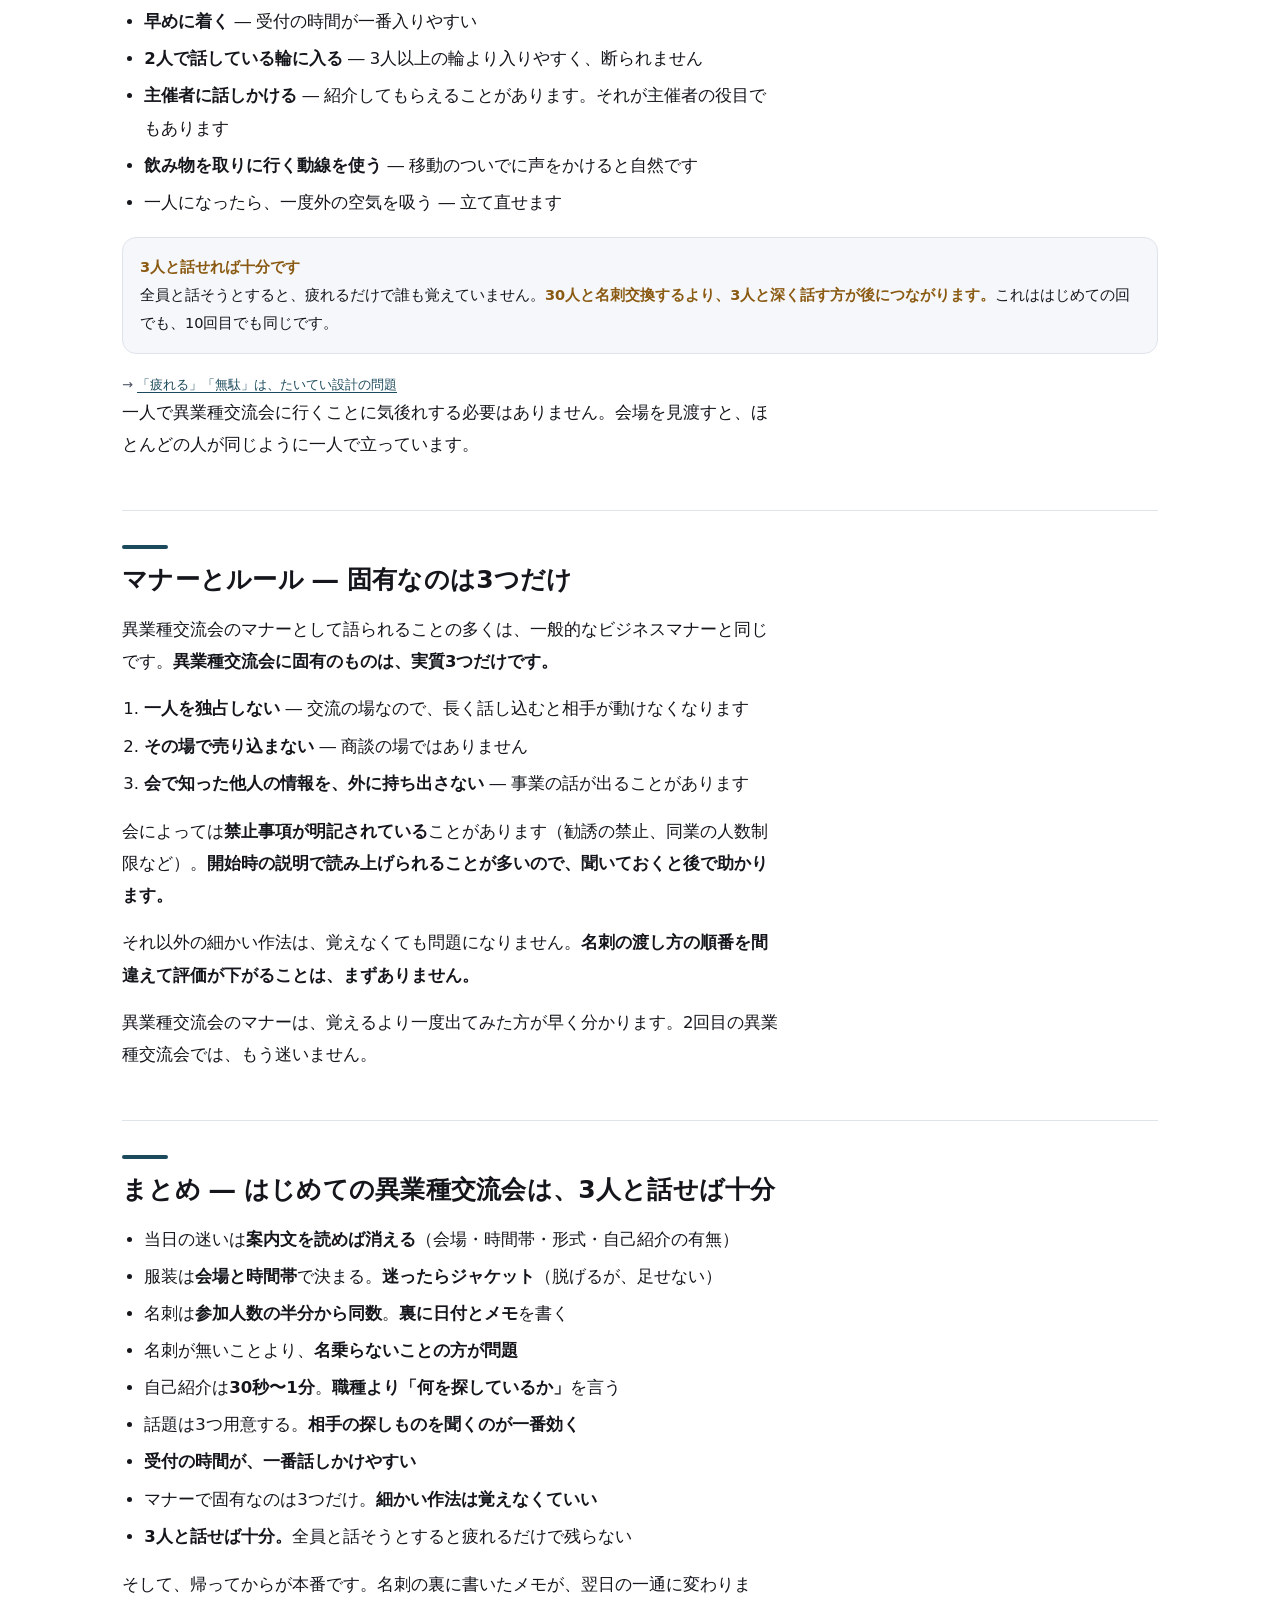
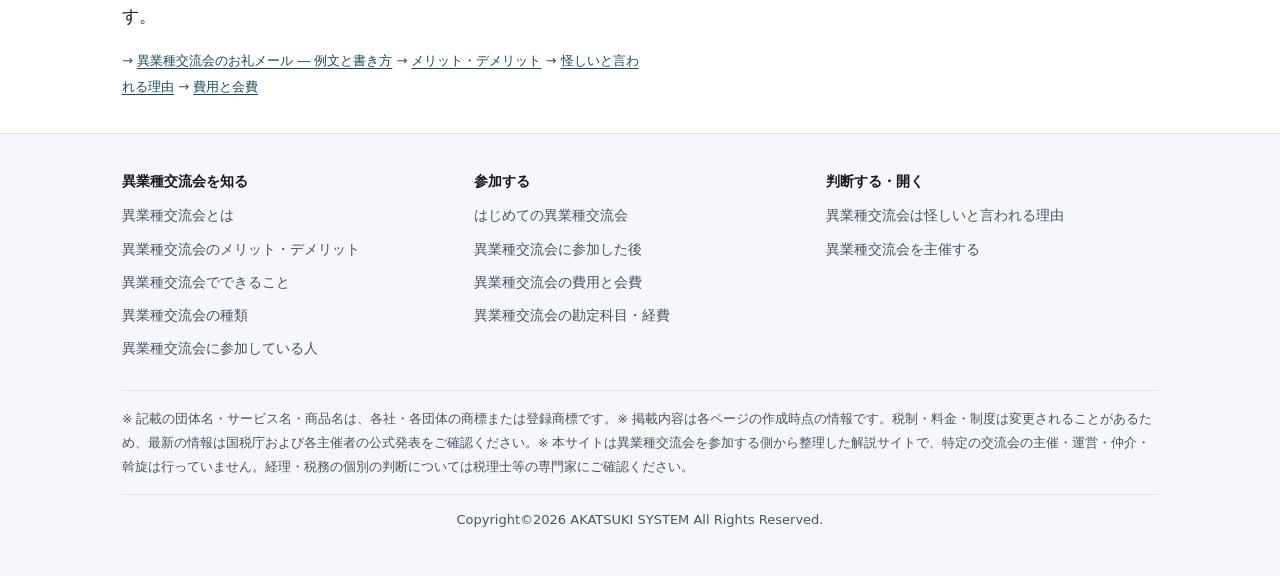
<file: first-time/index.html>
<!doctype html>
<html lang="ja">
<head>
<meta charset="utf-8">
<meta property="og:image:type" content="image/jpeg">
<meta property="og:image:secure_url" content="https://koryukai-akatsuki-system.work/img/og-v2/first.jpg">
<meta name="viewport" content="width=device-width,initial-scale=1">
<title>はじめて行く日に決めておくのは、4つだけ</title>
<meta name="description" content="服装（女性・夏・私服可の場合）、名刺の準備と名刺がないときの対応、自己紹介で何を話すか、当日の流れと持ち物。一人で参加したときの立ち回りと、誰とも話せなかったときにどうするかも">
<link rel="canonical" href="https://koryukai-akatsuki-system.work/first-time/">
<link rel="stylesheet" href="../css/base.css?v=5659d0ed">
<link rel="preload" as="image" href="https://koryukai-akatsuki-system.work/img/hero-first.webp" fetchpriority="high">
<meta name="robots" content="index,follow,max-image-preview:large">
<meta property="og:type" content="article">
<meta property="og:site_name" content="異業種交流会ガイド">
<meta property="og:locale" content="ja_JP">
<meta property="og:title" content="はじめて行く日に決めておくのは、4つだけ">
<meta property="og:description" content="服装（女性・夏・私服可の場合）、名刺の準備と名刺がないときの対応、自己紹介で何を話すか、当日の流れと持ち物。一人で参加したときの立ち回りと、誰とも話せなかったときにどうするかも">
<meta property="og:url" content="https://koryukai-akatsuki-system.work/first-time/">
<meta name="twitter:title" content="はじめて行く日に決めておくのは、4つだけ">
<meta name="twitter:description" content="服装（女性・夏・私服可の場合）、名刺の準備と名刺がないときの対応、自己紹介で何を話すか、当日の流れと持ち物。一人で参加したときの立ち回りと、誰とも話せなかったときにどうするかも">
<meta property="og:image" content="https://koryukai-akatsuki-system.work/img/og-v2/first.jpg">
<meta property="og:image:width" content="1200">
<meta property="og:image:height" content="630">
<meta property="og:image:alt" content="はじめての異業種交流会。服装・名刺・会話・当日の流れ">
<meta name="twitter:card" content="summary_large_image">
<meta name="twitter:image" content="https://koryukai-akatsuki-system.work/img/og-v2/first.jpg">
<meta name="twitter:image:alt" content="はじめての異業種交流会。服装・名刺・会話・当日の流れ">
<link rel="icon" href="/favicon.ico" sizes="48x48">
<link rel="icon" type="image/png" sizes="48x48" href="/favicon-48x48.png">
<link rel="icon" type="image/png" sizes="32x32" href="/favicon-32x32.png">
<link rel="icon" type="image/png" sizes="16x16" href="/favicon-16x16.png">
<link rel="apple-touch-icon" sizes="180x180" href="/apple-touch-icon.png">
<link rel="manifest" href="/site.webmanifest">
<link rel="mask-icon" href="/safari-pinned-tab.svg" color="#1b4a5c">
<meta name="theme-color" content="#1b4a5c">
<script type="application/ld+json">{"@context": "https://schema.org", "@type": "Article", "headline": "はじめての異業種交流会で、迷うのはいつも同じ4つ", "description": "はじめて異業種交流会に行く前に決めておくことは4つだけです。服装（女性・夏・私服可の場合）、名刺の準備と名刺がないときの対応、自己紹介と挨拶で何を話すか、当日の流れと持ち物。一人で参加したときの立ち回り、話題の作り方、やってはいけないマナーまで、当日そのまま使える形でまとめています。参加費の払い方と受付での流れも含みます。", "inLanguage": "ja", "dateModified": "2026-08-23", "image": "https://koryukai-akatsuki-system.work/img/hero-first.webp"}</script>
<script type="application/ld+json">{"@context": "https://schema.org", "@type": "BreadcrumbList", "itemListElement": [{"@type": "ListItem", "position": 1, "name": "異業種交流会とは", "item": "/"}, {"@type": "ListItem", "position": 2, "name": "はじめての異業種交流会で、迷うのはいつも同じ4つ"}]}</script>
</head>
<body>
<a class="skip" href="#main">本文へ移動</a>

<header class="hd">
  <div class="wrap">
    <a class="logo" href="/">異業種交流会<span>ガイド</span></a>
    <ul class="nav">
      <li><a href="/">異業種交流会とは</a>
        <div class="mega">
          <a href="/merit-demerit/">メリット・デメリット</a>
          <a href="/what/">異業種交流会でできること</a>
          <a href="/types/">異業種交流会の種類</a>
          <a href="/find/">異業種交流会の探し方</a>
        </div>
      </li>
      <li><a href="/first-time/" aria-current="page">はじめての方</a></li>
      <li><a href="/after/">参加した後</a></li>
      <li><a href="/cost/">費用と会費</a></li>
      <li><a href="/accounting/">勘定科目・経費</a></li>
      <li><a href="/truth/">本当のところ</a></li>
      <li><a href="/who/">参加している人</a></li>
      <li><a href="/organize/">主催する</a></li>
    </ul>
  </div>
</header>

<div class="hero">
  <div class="wrap">
    <h1 class="kt">はじめての異業種交流会で、<span class="kt-add">迷うのはいつも同じ4つ</span></h1>
      <figure class="eyecatch">
        <img src="../img/hero-first.webp" width="1200" height="630" fetchpriority="high"
             alt="はじめての異業種交流会の服装と名刺、自己紹介で話す内容、持ち物とマナー、一人で参加したときの当日の流れ">
      </figure>
    <p class="lead">何を着るか。名刺は何枚持つか。何を話すか。一人で行って大丈夫か。はじめて参加するときに詰まるのは、たいていこの4つです。ここでは、案内文から読み取れることと、当日その場で使える形に分けて整理します。<b>「マナー」として覚えることは、実はほとんどありません。</b></p>
  </div>
</div>

<main id="main" class="wrap">

  <nav class="toc">
    <h2>このページの内容</h2>
    <ol>
      <li><a href="#mae">申し込む前に、異業種交流会の案内文から読み取っておくこと</a></li>
      <li><a href="#fukuso">異業種交流会の服装は、会場と時間帯で決まる</a></li>
      <li><a href="#fukuso-josei">服装（女性）と、夏・冬 ― 異業種交流会に特有の事情</a></li>
      <li><a href="#meishi">名刺は何枚持つか ― 異業種交流会での渡し方</a></li>
      <li><a href="#meishi-nai">名刺がない・切らした場合 ― 異業種交流会に出られないわけではない</a></li>
      <li><a href="#motimono">持ち物 ― 名刺入れのほかに要るもの</a></li>
      <li><a href="#aisatsu">異業種交流会の自己紹介は、30秒から1分</a></li>
      <li><a href="#aisatsu-rei">自己紹介の例文 ― 職種を言うより、探しているものを言う</a></li>
      <li><a href="#hanasu">何を話すか ― 異業種交流会で話題に困ったときの3つ</a></li>
      <li><a href="#nagare">当日の流れ ― 到着から解散まで</a></li>
      <li><a href="#hitori">異業種交流会に一人で参加するときの動き方</a></li>
      <li><a href="#manner">マナーとルール ― 固有なのは3つだけ</a></li>
      <li><a href="#matome">まとめ ― はじめての異業種交流会は、3人と話せば十分</a></li>
    </ol>
  </nav>

  <section id="mae">
    <h2>申し込む前に、異業種交流会の案内文から読み取っておくこと</h2>
    <p>当日の迷いは、たいてい<b>案内文を読んでいれば消えます。</b>服装も、何を話すかも、案内文に書かれた情報から逆算できます。</p>
    <table>
      <thead><tr><th>案内文の記載</th><th>そこから決まること</th></tr></thead>
      <tbody>
        <tr><td><b>会場（ホテル／会議室／カフェ／バー）</b></td><td>服装の基準</td></tr>
        <tr><td><b>時間帯（朝・昼・夜）</b></td><td>服装と、話す内容の温度</td></tr>
        <tr><td><b>形式（立食／着席）</b></td><td>荷物の量、何人と話せるか</td></tr>
        <tr><td><b>「1社1分PR」等の記載</b></td><td>自己紹介を用意していく必要があるか</td></tr>
        <tr><td>参加者の層（業種・職種）</td><td>誰と話したいかを先に決められる</td></tr>
        <tr><td>会費と内訳（飲食の有無）</td><td>食事の予定を空けるかどうか</td></tr>
        <tr><td>禁止事項の記載</td><td>勧誘の扱いを運営が決めているか</td></tr>
      </tbody>
    </table>
    <p><b>この7つが読み取れない会は、行ってみるまで分かりません。</b>それ自体が問題というわけではありませんが、はじめての1回目に選ぶなら、書いてある会の方が動きやすくなります。</p>
    <p class="src">→ <a href="/truth/#mikiwame">申し込む前に、案内文のどこを見るか</a></p>
    <p>はじめての異業種交流会では、案内文に書かれていないことを心配しがちですが、実際に当日必要になるのは、書かれている範囲でほぼ足ります。</p>
  </section>

  <section id="fukuso">
    <h2>異業種交流会の服装は、会場と時間帯で決まる</h2>
    <p>「服装は自由です」と書かれていることが多く、そこで迷います。判断の基準は<b>会場と時間帯</b>です。</p>
    <table>
      <thead><tr><th>会場・時間帯</th><th>服装の目安</th></tr></thead>
      <tbody>
        <tr><td><b>ホテル・宴会場／夜</b></td><td>スーツ、またはジャケット着用</td></tr>
        <tr><td><b>会議室・貸会議室／昼〜夜</b></td><td>ジャケット。ネクタイは会によって分かれる</td></tr>
        <tr><td><b>朝活・カフェ／朝</b></td><td>きれいめのオフィスカジュアルで足りることが多い</td></tr>
        <tr><td><b>ランチ会</b></td><td>同上。仕事の途中で来る人が多い</td></tr>
        <tr><td>バー・ラウンジ／夜</td><td>カジュアル寄り。ただし会の目的を確認（→<a href="/truth/#deai">出会い目的の会</a>）</td></tr>
      </tbody>
    </table>
    <div class="note">
      <b>迷ったらジャケット</b><br>
      異業種交流会では<b>浮くことより、周りより少し整っている方が損をしません。</b>暑ければ脱げますが、無い状態から足すことはできません。会場に着いて周囲を見てから、脱ぐか決められます。
    </div>
    <h3>「私服でお越しください」と書かれていたら</h3>
    <p>これは<b>「スーツでなくてよい」という意味</b>であって、「何でもよい」ではありません。ジャケットにパンツ、襟のあるシャツ程度が無難です。デニムやスニーカーは、会場がカフェやコワーキングであれば浮きません。</p>
  </section>

  <section id="fukuso-josei">
    <h2>服装（女性）と、夏・冬 ― 交流会に特有の事情</h2>
    <p>基本の考え方は同じで、<b>会場と時間帯から決めます。</b>そのうえで、異業種交流会に特有の事情がいくつかあります。</p>
    <ul>
      <li><b>立食形式は、立っている時間が長い</b> ― 靴は歩ける・立てるものを選ぶ</li>
      <li><b>名刺入れを出し入れする</b> ― バッグは開け閉めしやすいものが動きやすい</li>
      <li>荷物を預けられない会場がある ― 大きな荷物は持ち歩く前提で考える</li>
      <li>手が塞がる ― グラス、皿、名刺を同時に扱う場面が出ます</li>
    </ul>
    <h3>夏の服装</h3>
    <p>クールビズが定着しているため、<b>ジャケット無しでも浮かない会が増えています。</b>ただし会場が冷房で冷えることがあるため、羽織るものを1枚持つと調整できます。屋外を歩く時間が長い会場なら、着いてから羽織る形でも構いません。</p>
    <h3>冬の服装</h3>
    <p>コートを預けられるかどうかを確認しておくと動きやすくなります。<b>クロークがない会場では、コートを持ったまま名刺交換をすることになります。</b>薄手で畳めるものの方が扱いやすくなります。</p>
    <p>異業種交流会の服装で失敗するとしたら、「浮いた」ではなく「動きにくかった」の方です。立って話し続ける異業種交流会では、その差が2時間で効いてきます。</p>
  </section>

  <section id="meishi">
    <h2>名刺は何枚持つか ― 異業種交流会での渡し方</h2>
    <p><b>参加人数の半分から同数</b>を目安に持っていくと足ります。30人の会なら15〜30枚です。全員と話すことはないため、人数分をきっちり用意する必要はありません。</p>
    <h3>渡し方は、厳密でなくていい</h3>
    <p>名刺交換の作法は本やビジネスマナー研修で細かく説明されますが、<b>異業種交流会の場では立ったまま同時に交換する形がほとんど</b>です。順番や高さを気にするより、次の3つの方が実務的です。</p>
    <ul>
      <li><b>すぐ取り出せる場所に入れておく</b> ― バッグの底だと会話が止まります</li>
      <li><b>もらった名刺をその場でしまわない</b> ― 手に持ったまま、名前を見ながら話す方が自然です</li>
      <li><b>裏に日付とメモを書く</b> ― 帰宅後、誰が誰か分からなくなります</li>
    </ul>
    <div class="note">
      <b>名刺の裏のメモが、あとで一番効きます</b><br>
      「◯月◯日 ◯◯交流会／◯◯の話」と書いておくと、<a href="/after/">お礼メール</a>を書くときに、具体的な一言が入れられます。この一言があるかどうかで、その他大勢の一通になるかが変わります。
    </div>
    <p>異業種交流会に持っていく名刺は、多すぎても困りません。足りない方が、その異業種交流会の残り時間に響きます。</p>
  </section>

  <section id="meishi-nai">
    <h2>名刺がない・切らした場合 ― 交流会に出られないわけではない</h2>
    <p>会社員でない、これから始めるところ、単純に切らした。いずれの場合も<b>参加できないわけではありません。</b></p>
    <table>
      <thead><tr><th>状況</th><th>対応</th></tr></thead>
      <tbody>
        <tr><td><b>そもそも名刺を持っていない</b></td><td>作っておく方が動きやすい。屋号と連絡先だけでも成立します</td></tr>
        <tr><td><b>当日に切らした</b></td><td>正直に伝え、その場で連絡先を交換する。後日メールで名乗る</td></tr>
        <tr><td>会社の名刺を使いたくない</td><td>個人名義のものを別に作る人もいます</td></tr>
        <tr><td>連絡先を渡したくない相手</td><td><b>渡さなくて構いません。</b>全員に渡す義務はありません</td></tr>
      </tbody>
    </table>
    <p><b>名刺が無いことより、名乗らないことの方が問題になります。</b>何をしている人か分からない相手は、後から思い出せません。名刺が無い場合は、口頭で事業内容を一言添えると印象に残ります。</p>
    <p>名刺が無い状態で異業種交流会に出ること自体は、珍しくありません。異業種交流会では、名乗り方の方が見られています。</p>
  </section>

  <section id="motimono">
    <h2>持ち物 ― 名刺入れのほかに要るもの</h2>
    <ul>
      <li><b>名刺と名刺入れ</b>（もらった名刺を入れる場所も要る）</li>
      <li><b>ペン</b> ― 名刺の裏にメモを書くため。会場に無いことがあります</li>
      <li>会費（<b>当日払いの会は、お釣りが出ない金額で用意</b>すると早い）</li>
      <li>スマートフォンの充電 ― 連絡先の交換や地図で使います</li>
      <li>羽織るもの ― 会場の温度は読めません</li>
    </ul>
    <p>逆に、<b>会社案内やパンフレットは、頼まれていなければ不要です。</b>受け取る側は荷物になり、営業に来たという印象が先に立ちます。</p>
    <p>名刺は、異業種交流会が終わったあとに一番使います。その場で渡す枚数より、持ち帰った名刺をどう扱うかで差が出ます。</p>
  </section>

  <section id="aisatsu">
    <h2>異業種交流会の自己紹介は、30秒から1分</h2>
    <p>多くの会で、自己紹介の持ち時間は<b>30秒から1分</b>に設定されています。札幌商工会議所の異業種交流会のように、<b>1社1分のPRと自由交流を分けて実施している</b>例もあります。</p>
    <p>この時間は短いようで、<b>用意していないと確実に足りません。</b>逆に、用意していれば余ります。</p>
    <h3>1分で入る量</h3>
    <table>
      <thead><tr><th>要素</th><th>目安</th></tr></thead>
      <tbody>
        <tr><td>社名・氏名</td><td>5秒</td></tr>
        <tr><td>何をしている会社か（一言）</td><td>10秒</td></tr>
        <tr><td><b>具体的に何ができるか（1つだけ）</b></td><td>20秒</td></tr>
        <tr><td><b>★何を探しているか</b></td><td><b>20秒 ― ここが一番効く</b></td></tr>
        <tr><td>締め</td><td>5秒</td></tr>
      </tbody>
    </table>
    <p><b>事業内容を長く説明しても、相手は動けません。</b>「何を探しているか」まで言うと、その場で心当たりを出してもらえることがあります。</p>
    <p>異業種交流会の自己紹介は、業種を言うだけで終わりがちです。その異業種交流会に何をしに来たかまで言うと、相手が動けます。</p>
  </section>

  <section id="aisatsu-rei">
    <h2>自己紹介の例文 ― 職種を言うより、探しているものを言う</h2>
    <p>★の行だけ、自分の言葉に置き換えてください。<b>そのまま使うと、同じ会に出た人と重なります。</b></p>

    <h3>1分の場合</h3>
    <blockquote>
      △△株式会社の（氏名）と申します。<br>
      ◯◯（地域・分野）で、◯◯を手がけております。<br><br>
      <b>★具体的には、◯◯のような場面で、◯◯という形でお手伝いすることが多いです。</b><br><br>
      <b>★いま探しておりますのは、◯◯に詳しい方です。</b>もしお心当たりがありましたら、あとでお声がけいただけると嬉しいです。<br><br>
      本日はよろしくお願いいたします。
    </blockquote>

    <h3>30秒の場合</h3>
    <blockquote>
      △△の（氏名）です。◯◯をしております。<br>
      <b>★◯◯に詳しい方を探しています。</b>よろしくお願いいたします。
    </blockquote>

    <h3>1対1で話すとき（自己紹介の場がない会）</h3>
    <p>持ち時間のある自己紹介がない会もあります。その場合は<b>名刺交換の直後に、同じ内容を短く口頭で言う</b>形になります。20秒あれば足ります。</p>

    <div class="note warn">
      <b>「人脈を広げたい」では、相手は何もできません</b><br>
      これが一番多い自己紹介ですが、聞いた側は動けません。<b>「◯◯ができる人を探している」「◯◯の業界の話を聞きたい」まで具体的だと、その場で心当たりが出ます。</b>
    </div>
    <p>異業種交流会の自己紹介は、上手く話すことが目的ではありません。相手が「この人に何を聞けばいいか」を掴めれば、それで足りています。</p>
  </section>

  <section id="hanasu">
    <h2>何を話すか ― 交流会で話題に困ったときの3つ</h2>
    <p>名刺を交換した後、沈黙が来ます。ここで困る人がほとんどです。<b>用意しておく質問は3つで足ります。</b></p>
    <ol>
      <li><b>「どういうきっかけで、この会に？」</b> ― 誰にでも答えがあり、相手の状況が分かります</li>
      <li><b>「◯◯というのは、具体的にどんなお仕事ですか？」</b> ― 名刺の肩書きから聞けます</li>
      <li><b>「いま、どんな方とつながりたいですか？」</b> ― 相手が探しているものが分かり、紹介できるか判断できます</li>
    </ol>
    <p><b>3番が特に効きます。</b>自分が売り込むのではなく、相手の探しものを聞く。心当たりがあれば紹介でき、なければ「また何かあれば」で自然に終わります。</p>
    <h3>避けた方がいい話題</h3>
    <ul>
      <li>いきなり自分のサービスの説明を始める</li>
      <li>相手の売上や規模を聞く</li>
      <li>他の参加者の評価</li>
      <li><b>政治・宗教・支持政党</b> ― 初対面では分岐が大きすぎます</li>
    </ul>
    <p>異業種交流会で沈黙が生まれるのは、相手のせいではありません。異業種交流会は初対面同士なので、質問がないと止まる場です。</p>
  </section>

  <section id="nagare">
    <h2>当日の流れ ― 到着から解散まで</h2>
    <p>会によって差はありますが、おおむねこの順です。</p>
    <table>
      <thead><tr><th>時間</th><th>起きること</th><th>やること</th></tr></thead>
      <tbody>
        <tr><td>開始10分前</td><td>受付。会費の支払い、名札の受け取り</td><td><b>早めに着くと、開始前に1〜2人と話せる</b></td></tr>
        <tr><td>開始</td><td>主催者の挨拶、会の説明、禁止事項の確認</td><td>禁止事項は聞いておく</td></tr>
        <tr><td>前半</td><td>自己紹介（1社1分など）</td><td>用意した内容を話す</td></tr>
        <tr><td>中盤</td><td><b>自由交流</b>。ここが本体</td><td>3人に絞って話す</td></tr>
        <tr><td>後半</td><td>会によっては席替え、テーマ別の分科会</td><td>話せていない人がいれば動く</td></tr>
        <tr><td>終了</td><td>締めの挨拶、連絡事項</td><td>—</td></tr>
        <tr><td>解散後</td><td>二次会の声がかかることがある</td><td><b>行かないと決めておいてよい</b></td></tr>
      </tbody>
    </table>
    <p><b>受付が一番話しかけやすい時間帯です。</b>まだ人が少なく、全員が手持ち無沙汰にしています。開始後は輪ができてしまい、入りにくくなります。</p>
    <p>はじめての異業種交流会で全部を覚えて行く必要はありません。当日その場で使うのは、結局この3つの質問だけです。</p>
  </section>

  <section id="hitori">
    <h2>異業種交流会に一人で参加するときの動き方</h2>
    <p><b>ほとんどの参加者が一人で来ています。</b>知り合いと来ている人の方が少数です。</p>
    <ul>
      <li><b>早めに着く</b> ― 受付の時間が一番入りやすい</li>
      <li><b>2人で話している輪に入る</b> ― 3人以上の輪より入りやすく、断られません</li>
      <li><b>主催者に話しかける</b> ― 紹介してもらえることがあります。それが主催者の役目でもあります</li>
      <li><b>飲み物を取りに行く動線を使う</b> ― 移動のついでに声をかけると自然です</li>
      <li>一人になったら、一度外の空気を吸う ― 立て直せます</li>
    </ul>
    <div class="note">
      <b>3人と話せれば十分です</b><br>
      全員と話そうとすると、疲れるだけで誰も覚えていません。<b>30人と名刺交換するより、3人と深く話す方が後につながります。</b>これははじめての回でも、10回目でも同じです。
    </div>
    <p class="src">→ <a href="/truth/#tsukareru">「疲れる」「無駄」は、たいてい設計の問題</a></p>
    <p>一人で異業種交流会に行くことに気後れする必要はありません。会場を見渡すと、ほとんどの人が同じように一人で立っています。</p>
  </section>

  <section id="manner">
    <h2>マナーとルール ― 固有なのは3つだけ</h2>
    <p>異業種交流会のマナーとして語られることの多くは、一般的なビジネスマナーと同じです。<b>異業種交流会に固有のものは、実質3つだけです。</b></p>
    <ol>
      <li><b>一人を独占しない</b> ― 交流の場なので、長く話し込むと相手が動けなくなります</li>
      <li><b>その場で売り込まない</b> ― 商談の場ではありません</li>
      <li><b>会で知った他人の情報を、外に持ち出さない</b> ― 事業の話が出ることがあります</li>
    </ol>
    <p>会によっては<b>禁止事項が明記されている</b>ことがあります（勧誘の禁止、同業の人数制限など）。<b>開始時の説明で読み上げられることが多いので、聞いておくと後で助かります。</b></p>
    <p>それ以外の細かい作法は、覚えなくても問題になりません。<b>名刺の渡し方の順番を間違えて評価が下がることは、まずありません。</b></p>
    <p>異業種交流会のマナーは、覚えるより一度出てみた方が早く分かります。2回目の異業種交流会では、もう迷いません。</p>
  </section>

  <section id="matome">
    <h2>まとめ ― はじめての異業種交流会は、3人と話せば十分</h2>
    <ul>
      <li>当日の迷いは<b>案内文を読めば消える</b>（会場・時間帯・形式・自己紹介の有無）</li>
      <li>服装は<b>会場と時間帯</b>で決まる。<b>迷ったらジャケット</b>（脱げるが、足せない）</li>
      <li>名刺は<b>参加人数の半分から同数</b>。<b>裏に日付とメモ</b>を書く</li>
      <li>名刺が無いことより、<b>名乗らないことの方が問題</b></li>
      <li>自己紹介は<b>30秒〜1分</b>。<b>職種より「何を探しているか」</b>を言う</li>
      <li>話題は3つ用意する。<b>相手の探しものを聞くのが一番効く</b></li>
      <li><b>受付の時間が、一番話しかけやすい</b></li>
      <li>マナーで固有なのは3つだけ。<b>細かい作法は覚えなくていい</b></li>
      <li><b>3人と話せば十分。</b>全員と話そうとすると疲れるだけで残らない</li>
    </ul>
    <p>そして、帰ってからが本番です。名刺の裏に書いたメモが、翌日の一通に変わります。</p>
    <p class="src">
      → <a href="/after/">異業種交流会のお礼メール ― 例文と書き方</a>
      → <a href="/merit-demerit/">メリット・デメリット</a>
      → <a href="/truth/">怪しいと言われる理由</a>
      → <a href="/cost/">費用と会費</a>
    </p>
  </section>

</main>

<footer class="ft">
  <div class="wrap">
    <div class="cols">
      <div>
        <b>異業種交流会を知る</b>
        <a href="/">異業種交流会とは</a>
        <a href="/merit-demerit/">異業種交流会のメリット・デメリット</a>
        <a href="/what/">異業種交流会でできること</a>
        <a href="/types/">異業種交流会の種類</a>
        <a href="/who/">異業種交流会に参加している人</a>
      </div>
      <div>
        <b>参加する</b>
        <a href="/first-time/">はじめての異業種交流会</a>
        <a href="/after/">異業種交流会に参加した後</a>
        <a href="/cost/">異業種交流会の費用と会費</a>
        <a href="/accounting/">異業種交流会の勘定科目・経費</a>
      </div>
      <div>
        <b>判断する・開く</b>
        <a href="/truth/">異業種交流会は怪しいと言われる理由</a>
        <a href="/organize/">異業種交流会を主催する</a>
      </div>
    </div>
    <div class="btm" aria-label="商標・情報・運営に関する注記">
      <p>※ 記載の団体名・サービス名・商品名は、各社・各団体の商標または登録商標です。※ 掲載内容は各ページの作成時点の情報です。税制・料金・制度は変更されることがあるため、最新の情報は国税庁および各主催者の公式発表をご確認ください。※ 本サイトは異業種交流会を参加する側から整理した解説サイトで、特定の交流会の主催・運営・仲介・斡旋は行っていません。経理・税務の個別の判断については税理士等の専門家にご確認ください。</p>
    </div>
    <div class="fine"><span>Copyright©2026 AKATSUKI SYSTEM All Rights Reserved.</span></div>
  </div>
</footer>

</body>
</html>
</file>
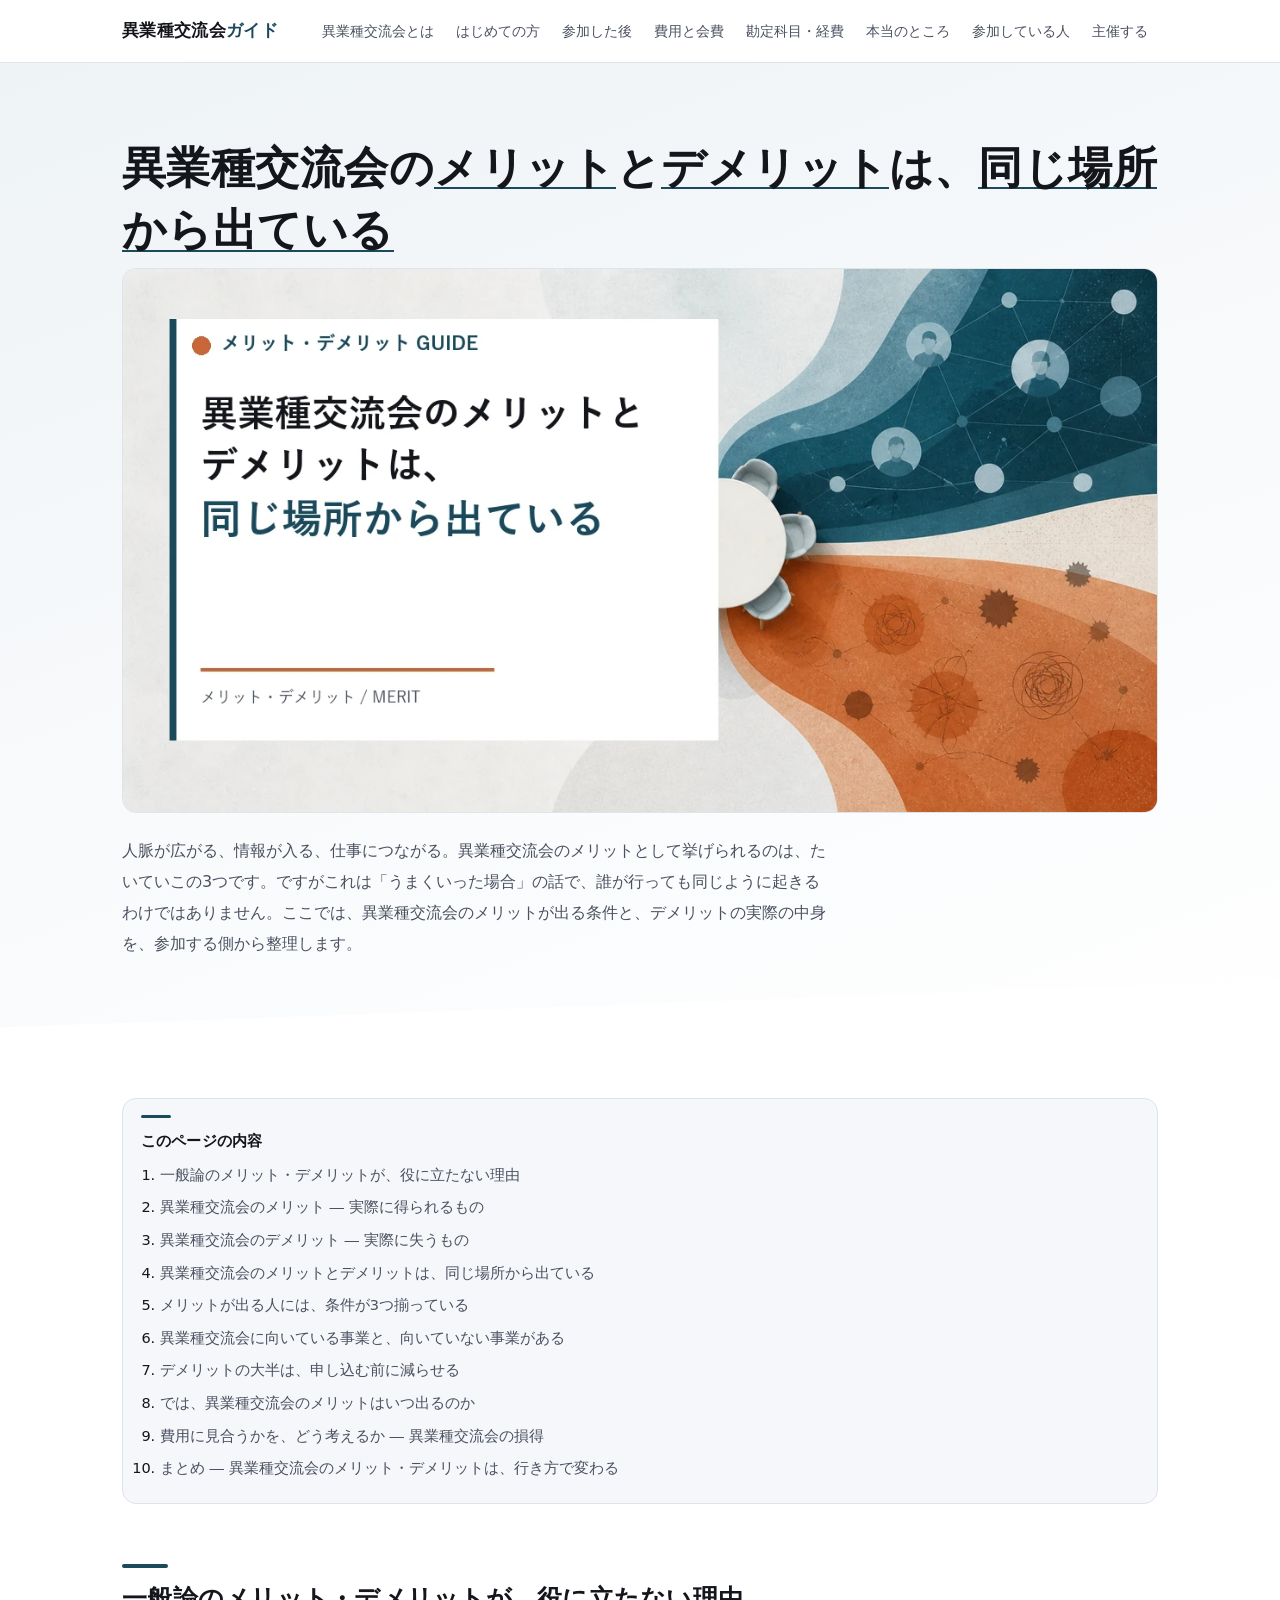
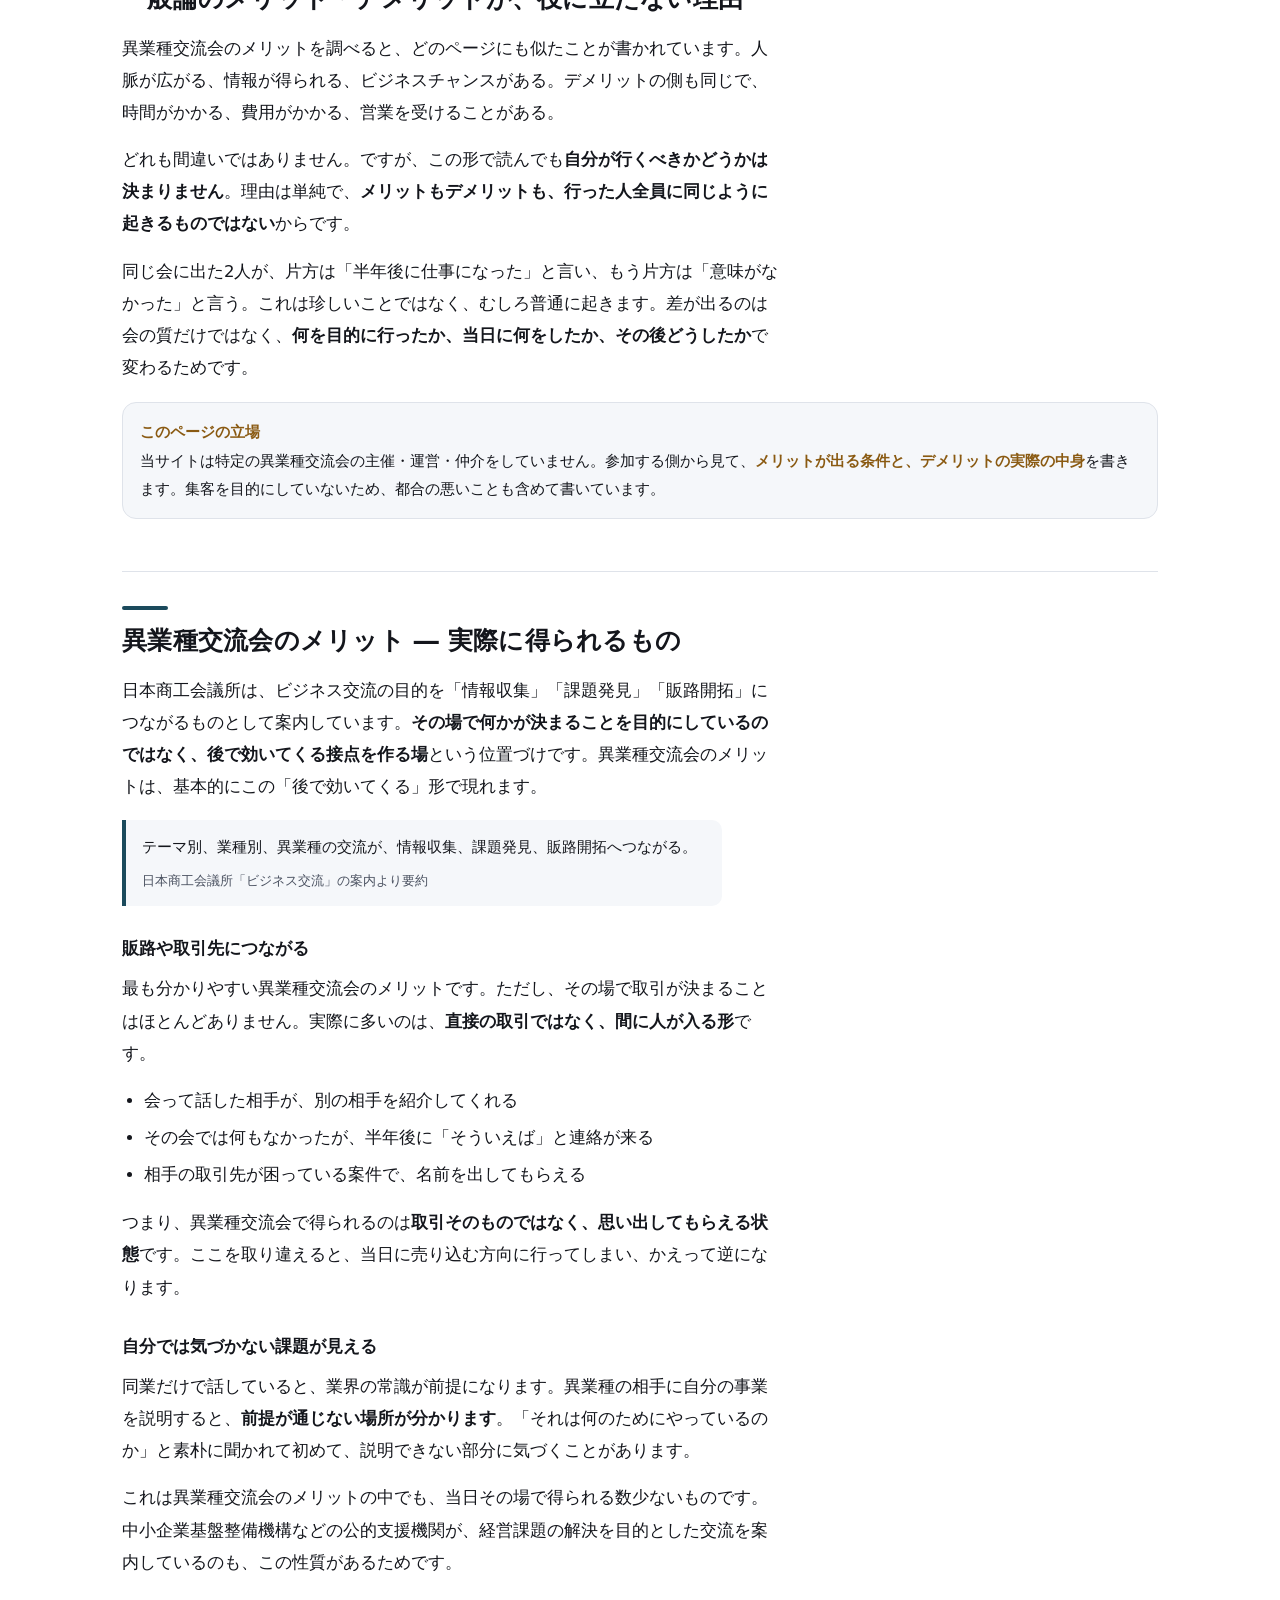
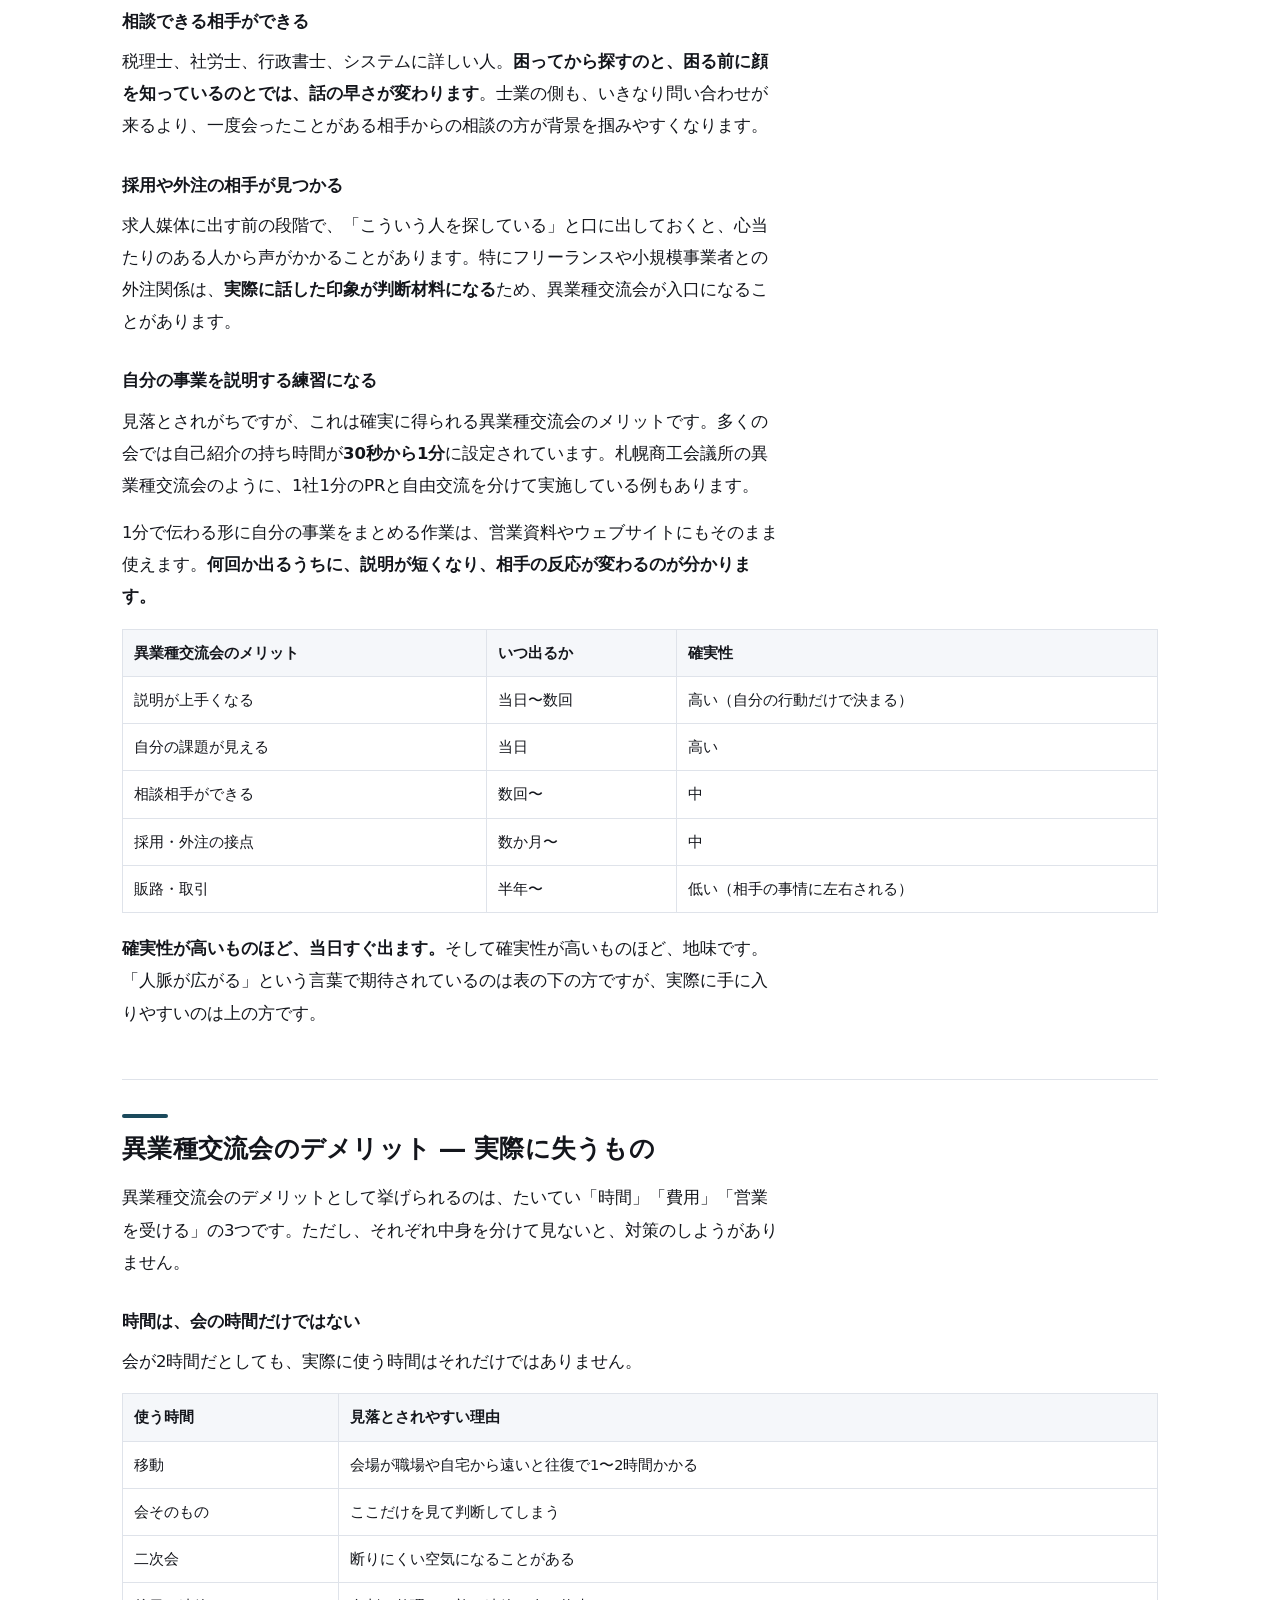
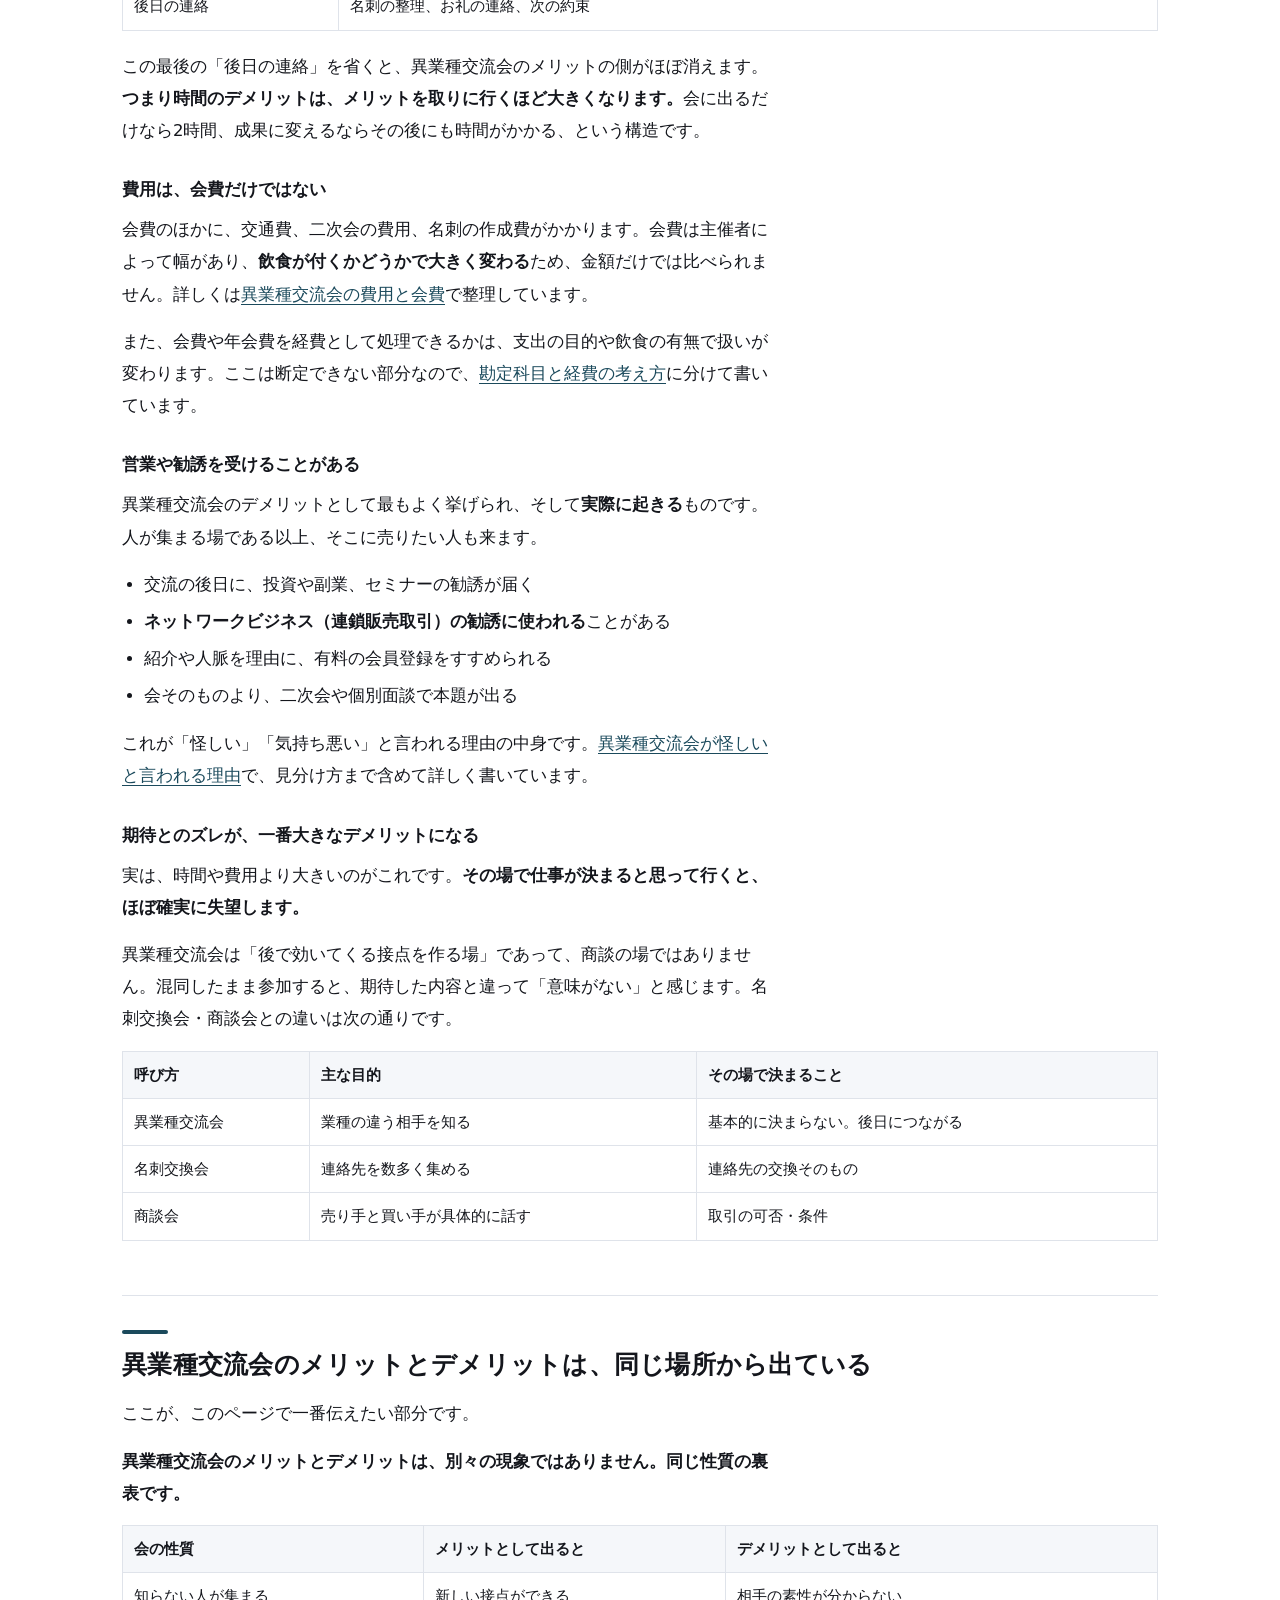
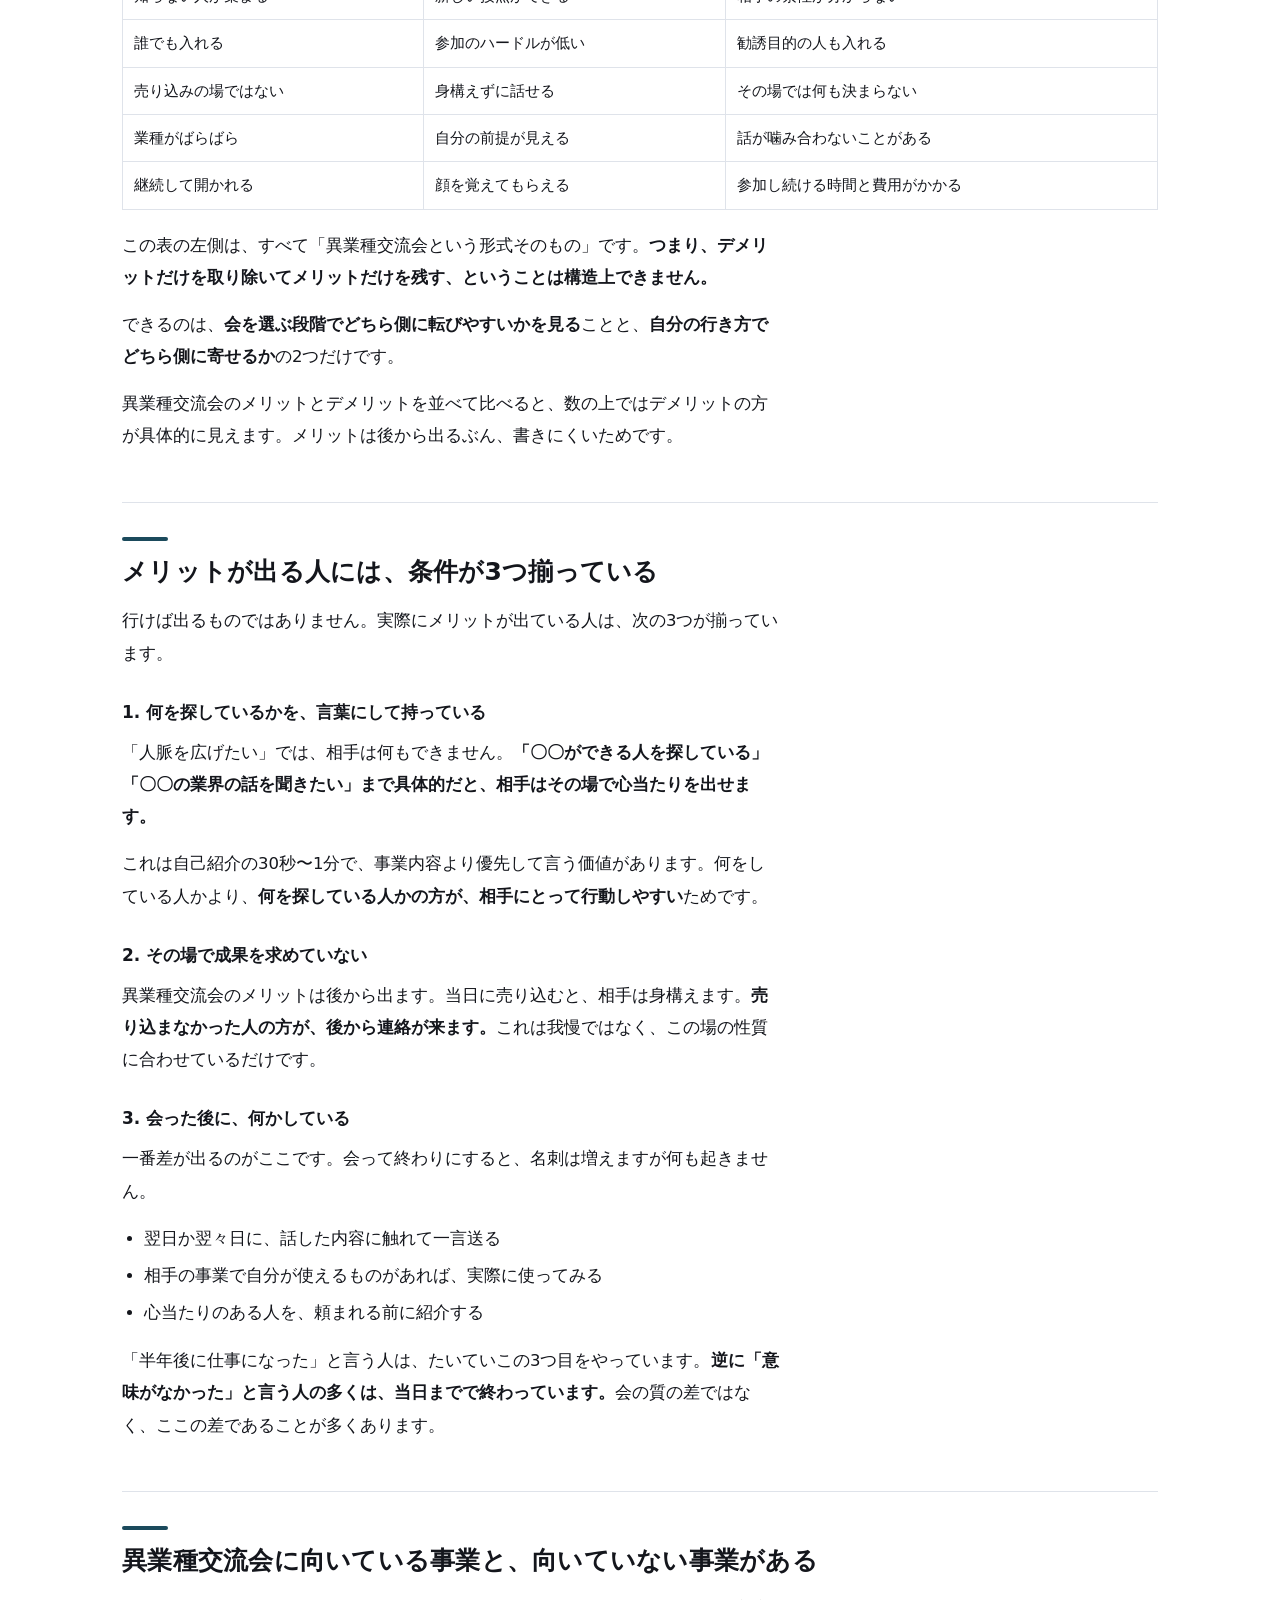
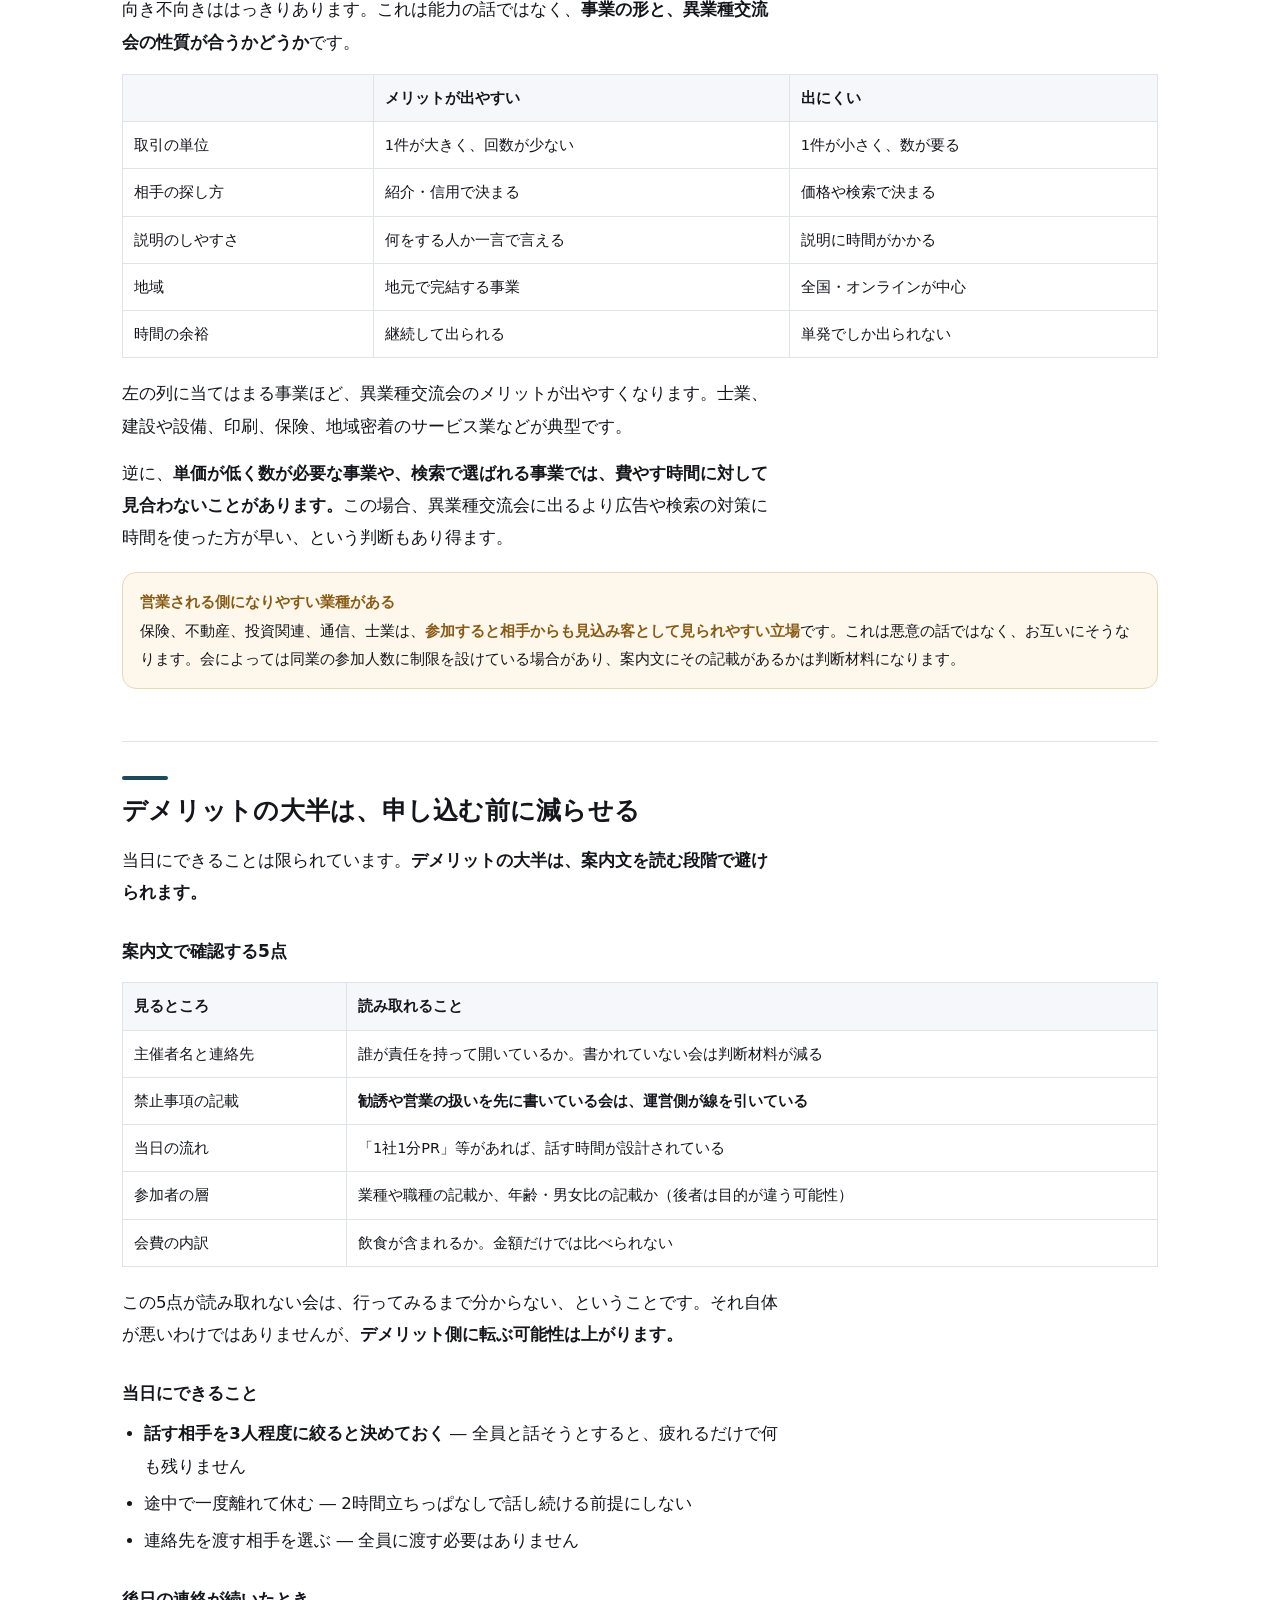
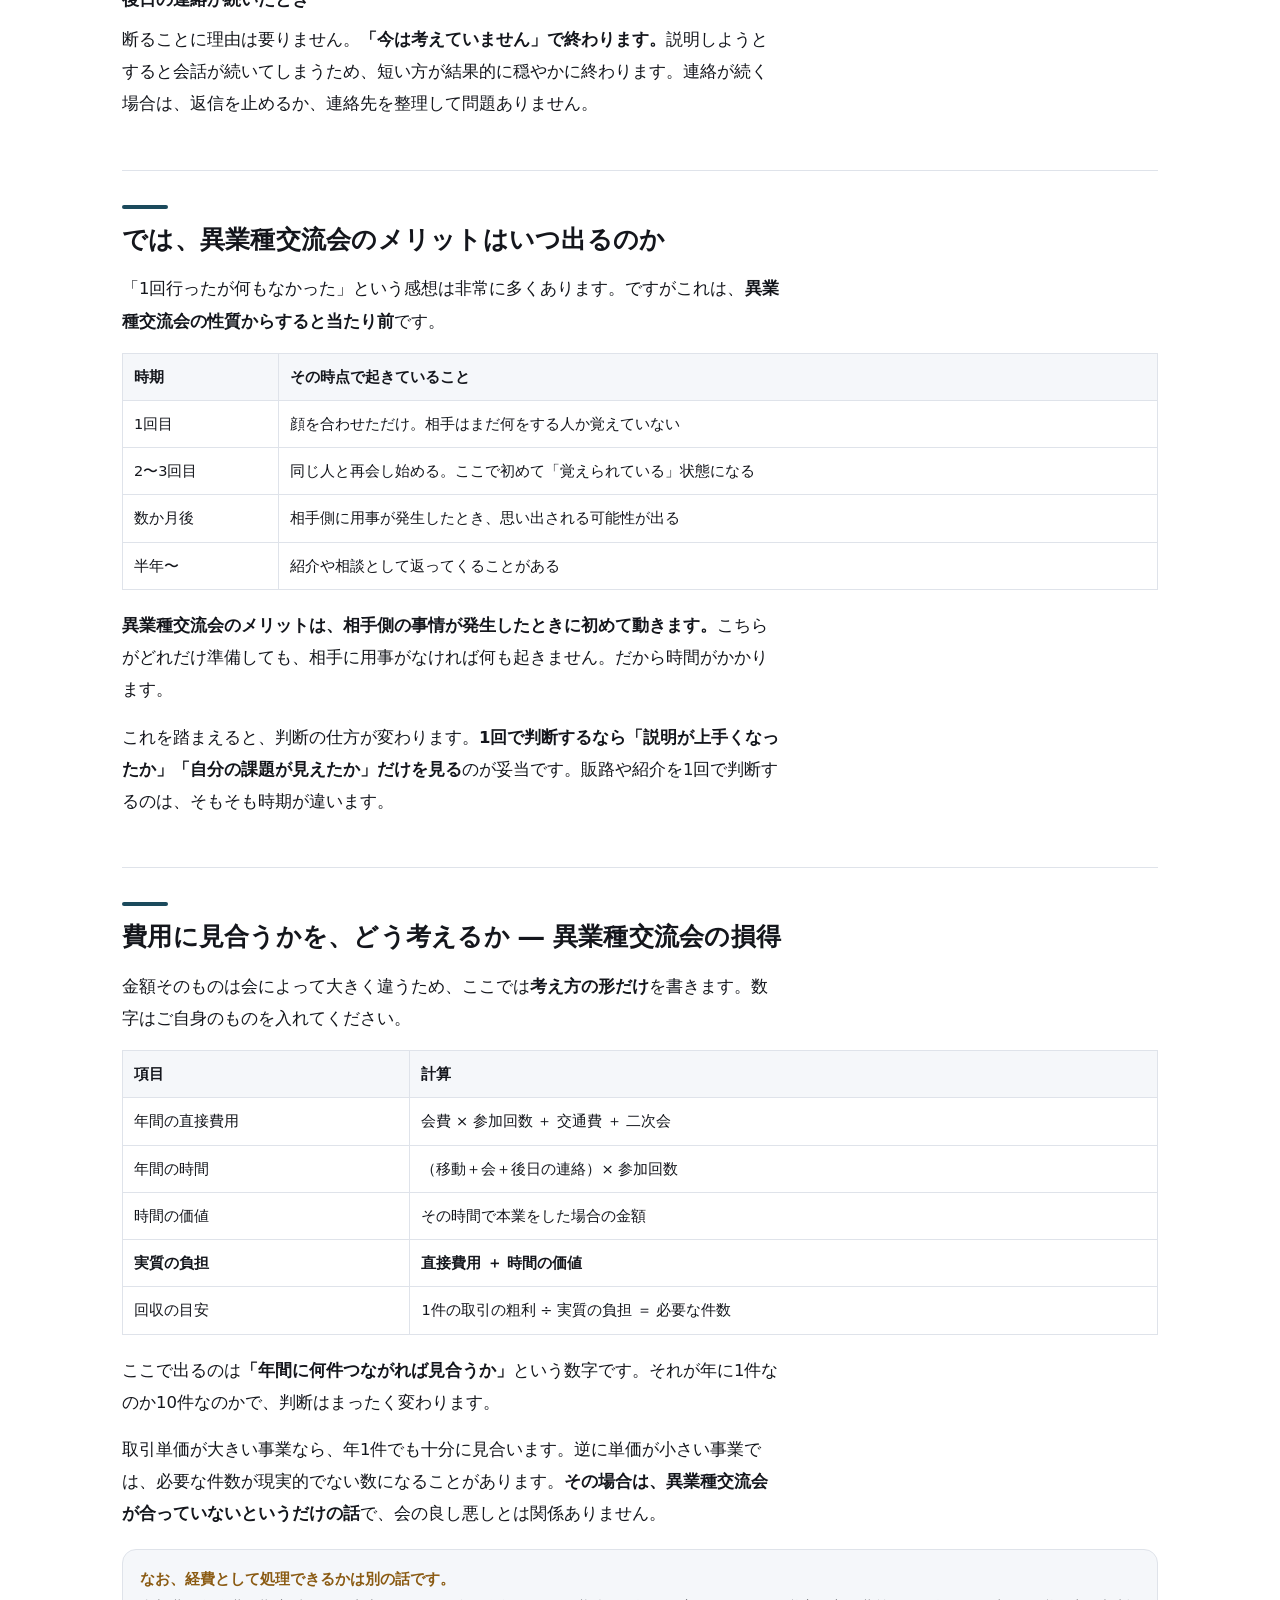
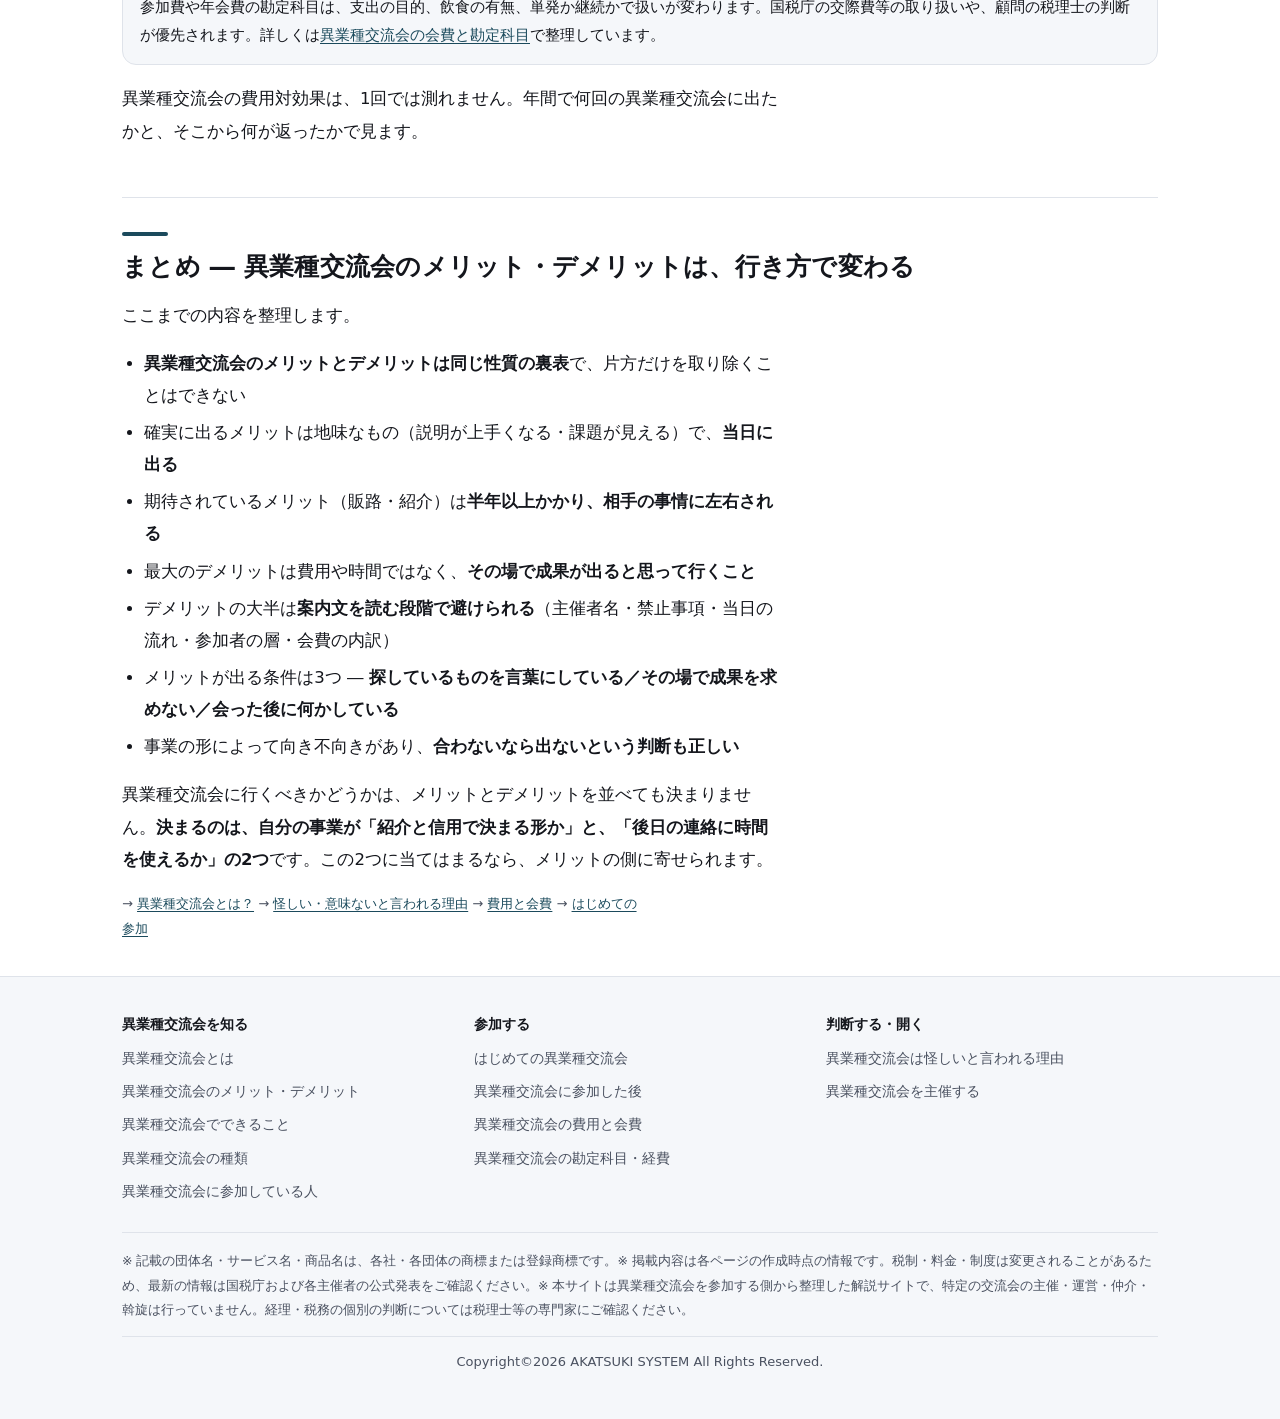
<file: merit-demerit/index.html>
<!doctype html>
<html lang="ja">
<head>
<meta charset="utf-8">
<meta property="og:image:type" content="image/jpeg">
<meta property="og:image:secure_url" content="https://koryukai-akatsuki-system.work/img/og-v2/merit.jpg">
<meta name="viewport" content="width=device-width,initial-scale=1">
<title>得られるものと、失うもの。異業種交流会を両側から見る</title>
<meta name="description" content="人脈が広がるという一般論ではなく、効果が出る条件と、出るまでにかかる時間で整理しました。相談相手・販路・採用・情報という得る側と、時間・会費・勧誘への対応という失う側を同じ秤に載せています">
<link rel="canonical" href="https://koryukai-akatsuki-system.work/merit-demerit/">
<link rel="stylesheet" href="../css/base.css?v=5659d0ed">
<link rel="preload" as="image" href="https://koryukai-akatsuki-system.work/img/hero-merit.webp" fetchpriority="high">
<meta name="robots" content="index,follow,max-image-preview:large">
<meta property="og:type" content="article">
<meta property="og:site_name" content="異業種交流会ガイド">
<meta property="og:locale" content="ja_JP">
<meta property="og:title" content="得られるものと、失うもの。異業種交流会を両側から見る">
<meta property="og:description" content="人脈が広がるという一般論ではなく、効果が出る条件と、出るまでにかかる時間で整理しました。相談相手・販路・採用・情報という得る側と、時間・会費・勧誘への対応という失う側を同じ秤に載せています">
<meta property="og:url" content="https://koryukai-akatsuki-system.work/merit-demerit/">
<meta name="twitter:title" content="得られるものと、失うもの。異業種交流会を両側から見る">
<meta name="twitter:description" content="人脈が広がるという一般論ではなく、効果が出る条件と、出るまでにかかる時間で整理しました。相談相手・販路・採用・情報という得る側と、時間・会費・勧誘への対応という失う側を同じ秤に載せています">
<meta property="og:image" content="https://koryukai-akatsuki-system.work/img/og-v2/merit.jpg">
<meta property="og:image:width" content="1200">
<meta property="og:image:height" content="630">
<meta property="og:image:alt" content="メリット・デメリット。得られるものと失うもの">
<meta name="twitter:card" content="summary_large_image">
<meta name="twitter:image" content="https://koryukai-akatsuki-system.work/img/og-v2/merit.jpg">
<meta name="twitter:image:alt" content="メリット・デメリット。得られるものと失うもの">
<link rel="icon" href="/favicon.ico" sizes="48x48">
<link rel="icon" type="image/png" sizes="48x48" href="/favicon-48x48.png">
<link rel="icon" type="image/png" sizes="32x32" href="/favicon-32x32.png">
<link rel="icon" type="image/png" sizes="16x16" href="/favicon-16x16.png">
<link rel="apple-touch-icon" sizes="180x180" href="/apple-touch-icon.png">
<link rel="manifest" href="/site.webmanifest">
<link rel="mask-icon" href="/safari-pinned-tab.svg" color="#1b4a5c">
<meta name="theme-color" content="#1b4a5c">
<script type="application/ld+json">{"@context": "https://schema.org", "@type": "Article", "headline": "異業種交流会のメリットとデメリットは、同じ場所から出ている", "description": "異業種交流会のメリットとデメリットを、人脈や販路といった一般論ではなく、効果が出る条件と出るまでの時間で整理しました。得られるもの（相談相手・販路・採用・情報）と、失うもの（時間・会費・勧誘への対応）は同じ場所から出ています。向いている人と向いていない人の見分け方、参加をやめる判断の基準まで。", "inLanguage": "ja", "dateModified": "2026-08-23", "image": "https://koryukai-akatsuki-system.work/img/hero-merit.webp"}</script>
<script type="application/ld+json">{"@context": "https://schema.org", "@type": "BreadcrumbList", "itemListElement": [{"@type": "ListItem", "position": 1, "name": "異業種交流会とは", "item": "/"}, {"@type": "ListItem", "position": 2, "name": "異業種交流会のメリットとデメリットは、同じ場所から出ている"}]}</script>
</head>
<body>
<a class="skip" href="#main">本文へ移動</a>

<header class="hd">
  <div class="wrap">
    <a class="logo" href="/">異業種交流会<span>ガイド</span></a>
    <ul class="nav">
      <li><a href="/">異業種交流会とは</a>
        <div class="mega">
          <a href="/merit-demerit/">メリット・デメリット</a>
          <a href="/what/">異業種交流会でできること</a>
          <a href="/types/">異業種交流会の種類</a>
          <a href="/find/">異業種交流会の探し方</a>
        </div>
      </li>
      <li><a href="/first-time/">はじめての方</a></li>
      <li><a href="/after/">参加した後</a></li>
      <li><a href="/cost/">費用と会費</a></li>
      <li><a href="/accounting/">勘定科目・経費</a></li>
      <li><a href="/truth/">本当のところ</a></li>
      <li><a href="/who/">参加している人</a></li>
      <li><a href="/organize/">主催する</a></li>
    </ul>
  </div>
</header>

<div class="hero">
  <div class="wrap">
    <h1 class="kt">異業種交流会の<span class="kt-add">メリット</span>と<span class="kt-add">デメリット</span>は、<span class="kt-add">同じ場所から出ている</span></h1>
      <figure class="eyecatch">
        <img src="../img/hero-merit.webp" width="1200" height="630" fetchpriority="high"
             alt="異業種交流会のメリットとデメリット。得られる効果と失うもの、向いている人と向いていない人の判断のしかた">
      </figure>
    <p class="lead">人脈が広がる、情報が入る、仕事につながる。異業種交流会のメリットとして挙げられるのは、たいていこの3つです。ですがこれは「うまくいった場合」の話で、誰が行っても同じように起きるわけではありません。ここでは、異業種交流会のメリットが出る条件と、デメリットの実際の中身を、参加する側から整理します。</p>
  </div>
</div>

<main id="main" class="wrap">

  <nav class="toc">
    <h2>このページの内容</h2>
    <ol>
      <li><a href="#ippan">一般論のメリット・デメリットが、役に立たない理由</a></li>
      <li><a href="#merit">異業種交流会のメリット ― 実際に得られるもの</a></li>
      <li><a href="#demerit">異業種交流会のデメリット ― 実際に失うもの</a></li>
      <li><a href="#onaji">異業種交流会のメリットとデメリットは、同じ場所から出ている</a></li>
      <li><a href="#jyoken">メリットが出る人には、条件が3つ揃っている</a></li>
      <li><a href="#hito">異業種交流会に向いている事業と、向いていない事業がある</a></li>
      <li><a href="#herasu">デメリットの大半は、申し込む前に減らせる</a></li>
      <li><a href="#jikan">では、異業種交流会のメリットはいつ出るのか</a></li>
      <li><a href="#hiyo">費用に見合うかを、どう考えるか ― 異業種交流会の損得</a></li>
      <li><a href="#matome">まとめ ― 異業種交流会のメリット・デメリットは、行き方で変わる</a></li>
    </ol>
  </nav>

  <section id="ippan">
    <h2>一般論のメリット・デメリットが、役に立たない理由</h2>
    <p>異業種交流会のメリットを調べると、どのページにも似たことが書かれています。人脈が広がる、情報が得られる、ビジネスチャンスがある。デメリットの側も同じで、時間がかかる、費用がかかる、営業を受けることがある。</p>
    <p>どれも間違いではありません。ですが、この形で読んでも<b>自分が行くべきかどうかは決まりません</b>。理由は単純で、<b>メリットもデメリットも、行った人全員に同じように起きるものではない</b>からです。</p>
    <p>同じ会に出た2人が、片方は「半年後に仕事になった」と言い、もう片方は「意味がなかった」と言う。これは珍しいことではなく、むしろ普通に起きます。差が出るのは会の質だけではなく、<b>何を目的に行ったか、当日に何をしたか、その後どうしたか</b>で変わるためです。</p>
    <div class="note">
      <b>このページの立場</b><br>
      当サイトは特定の異業種交流会の主催・運営・仲介をしていません。参加する側から見て、<b>メリットが出る条件と、デメリットの実際の中身</b>を書きます。集客を目的にしていないため、都合の悪いことも含めて書いています。
    </div>
  </section>

  <section id="merit">
    <h2>異業種交流会のメリット ― 実際に得られるもの</h2>
    <p>日本商工会議所は、ビジネス交流の目的を「情報収集」「課題発見」「販路開拓」につながるものとして案内しています。<b>その場で何かが決まることを目的にしているのではなく、後で効いてくる接点を作る場</b>という位置づけです。異業種交流会のメリットは、基本的にこの「後で効いてくる」形で現れます。</p>
    <blockquote>
      テーマ別、業種別、異業種の交流が、情報収集、課題発見、販路開拓へつながる。
      <cite>日本商工会議所「ビジネス交流」の案内より要約</cite>
    </blockquote>

    <h3>販路や取引先につながる</h3>
    <p>最も分かりやすい異業種交流会のメリットです。ただし、その場で取引が決まることはほとんどありません。実際に多いのは、<b>直接の取引ではなく、間に人が入る形</b>です。</p>
    <ul>
      <li>会って話した相手が、別の相手を紹介してくれる</li>
      <li>その会では何もなかったが、半年後に「そういえば」と連絡が来る</li>
      <li>相手の取引先が困っている案件で、名前を出してもらえる</li>
    </ul>
    <p>つまり、異業種交流会で得られるのは<b>取引そのものではなく、思い出してもらえる状態</b>です。ここを取り違えると、当日に売り込む方向に行ってしまい、かえって逆になります。</p>

    <h3>自分では気づかない課題が見える</h3>
    <p>同業だけで話していると、業界の常識が前提になります。異業種の相手に自分の事業を説明すると、<b>前提が通じない場所が分かります</b>。「それは何のためにやっているのか」と素朴に聞かれて初めて、説明できない部分に気づくことがあります。</p>
    <p>これは異業種交流会のメリットの中でも、当日その場で得られる数少ないものです。中小企業基盤整備機構などの公的支援機関が、経営課題の解決を目的とした交流を案内しているのも、この性質があるためです。</p>

    <h3>相談できる相手ができる</h3>
    <p>税理士、社労士、行政書士、システムに詳しい人。<b>困ってから探すのと、困る前に顔を知っているのとでは、話の早さが変わります</b>。士業の側も、いきなり問い合わせが来るより、一度会ったことがある相手からの相談の方が背景を掴みやすくなります。</p>

    <h3>採用や外注の相手が見つかる</h3>
    <p>求人媒体に出す前の段階で、「こういう人を探している」と口に出しておくと、心当たりのある人から声がかかることがあります。特にフリーランスや小規模事業者との外注関係は、<b>実際に話した印象が判断材料になる</b>ため、異業種交流会が入口になることがあります。</p>

    <h3>自分の事業を説明する練習になる</h3>
    <p>見落とされがちですが、これは確実に得られる異業種交流会のメリットです。多くの会では自己紹介の持ち時間が<b>30秒から1分</b>に設定されています。札幌商工会議所の異業種交流会のように、1社1分のPRと自由交流を分けて実施している例もあります。</p>
    <p>1分で伝わる形に自分の事業をまとめる作業は、営業資料やウェブサイトにもそのまま使えます。<b>何回か出るうちに、説明が短くなり、相手の反応が変わるのが分かります。</b></p>

    <table>
      <thead><tr><th>異業種交流会のメリット</th><th>いつ出るか</th><th>確実性</th></tr></thead>
      <tbody>
        <tr><td>説明が上手くなる</td><td>当日〜数回</td><td>高い（自分の行動だけで決まる）</td></tr>
        <tr><td>自分の課題が見える</td><td>当日</td><td>高い</td></tr>
        <tr><td>相談相手ができる</td><td>数回〜</td><td>中</td></tr>
        <tr><td>採用・外注の接点</td><td>数か月〜</td><td>中</td></tr>
        <tr><td>販路・取引</td><td>半年〜</td><td>低い（相手の事情に左右される）</td></tr>
      </tbody>
    </table>
    <p><b>確実性が高いものほど、当日すぐ出ます。</b>そして確実性が高いものほど、地味です。「人脈が広がる」という言葉で期待されているのは表の下の方ですが、実際に手に入りやすいのは上の方です。</p>
  </section>

  <section id="demerit">
    <h2>異業種交流会のデメリット ― 実際に失うもの</h2>
    <p>異業種交流会のデメリットとして挙げられるのは、たいてい「時間」「費用」「営業を受ける」の3つです。ただし、それぞれ中身を分けて見ないと、対策のしようがありません。</p>

    <h3>時間は、会の時間だけではない</h3>
    <p>会が2時間だとしても、実際に使う時間はそれだけではありません。</p>
    <table>
      <thead><tr><th>使う時間</th><th>見落とされやすい理由</th></tr></thead>
      <tbody>
        <tr><td>移動</td><td>会場が職場や自宅から遠いと往復で1〜2時間かかる</td></tr>
        <tr><td>会そのもの</td><td>ここだけを見て判断してしまう</td></tr>
        <tr><td>二次会</td><td>断りにくい空気になることがある</td></tr>
        <tr><td>後日の連絡</td><td>名刺の整理、お礼の連絡、次の約束</td></tr>
      </tbody>
    </table>
    <p>この最後の「後日の連絡」を省くと、異業種交流会のメリットの側がほぼ消えます。<b>つまり時間のデメリットは、メリットを取りに行くほど大きくなります。</b>会に出るだけなら2時間、成果に変えるならその後にも時間がかかる、という構造です。</p>

    <h3>費用は、会費だけではない</h3>
    <p>会費のほかに、交通費、二次会の費用、名刺の作成費がかかります。会費は主催者によって幅があり、<b>飲食が付くかどうかで大きく変わる</b>ため、金額だけでは比べられません。詳しくは<a href="/cost/">異業種交流会の費用と会費</a>で整理しています。</p>
    <p>また、会費や年会費を経費として処理できるかは、支出の目的や飲食の有無で扱いが変わります。ここは断定できない部分なので、<a href="/accounting/">勘定科目と経費の考え方</a>に分けて書いています。</p>

    <h3>営業や勧誘を受けることがある</h3>
    <p>異業種交流会のデメリットとして最もよく挙げられ、そして<b>実際に起きる</b>ものです。人が集まる場である以上、そこに売りたい人も来ます。</p>
    <ul>
      <li>交流の後日に、投資や副業、セミナーの勧誘が届く</li>
      <li><b>ネットワークビジネス（連鎖販売取引）の勧誘に使われる</b>ことがある</li>
      <li>紹介や人脈を理由に、有料の会員登録をすすめられる</li>
      <li>会そのものより、二次会や個別面談で本題が出る</li>
    </ul>
    <p>これが「怪しい」「気持ち悪い」と言われる理由の中身です。<a href="/truth/">異業種交流会が怪しいと言われる理由</a>で、見分け方まで含めて詳しく書いています。</p>

    <h3>期待とのズレが、一番大きなデメリットになる</h3>
    <p>実は、時間や費用より大きいのがこれです。<b>その場で仕事が決まると思って行くと、ほぼ確実に失望します。</b></p>
    <p>異業種交流会は「後で効いてくる接点を作る場」であって、商談の場ではありません。混同したまま参加すると、期待した内容と違って「意味がない」と感じます。名刺交換会・商談会との違いは次の通りです。</p>
    <table>
      <thead><tr><th>呼び方</th><th>主な目的</th><th>その場で決まること</th></tr></thead>
      <tbody>
        <tr><td>異業種交流会</td><td>業種の違う相手を知る</td><td>基本的に決まらない。後日につながる</td></tr>
        <tr><td>名刺交換会</td><td>連絡先を数多く集める</td><td>連絡先の交換そのもの</td></tr>
        <tr><td>商談会</td><td>売り手と買い手が具体的に話す</td><td>取引の可否・条件</td></tr>
      </tbody>
    </table>
  </section>

  <section id="onaji">
    <h2>異業種交流会のメリットとデメリットは、同じ場所から出ている</h2>
    <p>ここが、このページで一番伝えたい部分です。</p>
    <p><b>異業種交流会のメリットとデメリットは、別々の現象ではありません。同じ性質の裏表です。</b></p>
    <table>
      <thead><tr><th>会の性質</th><th>メリットとして出ると</th><th>デメリットとして出ると</th></tr></thead>
      <tbody>
        <tr><td>知らない人が集まる</td><td>新しい接点ができる</td><td>相手の素性が分からない</td></tr>
        <tr><td>誰でも入れる</td><td>参加のハードルが低い</td><td>勧誘目的の人も入れる</td></tr>
        <tr><td>売り込みの場ではない</td><td>身構えずに話せる</td><td>その場では何も決まらない</td></tr>
        <tr><td>業種がばらばら</td><td>自分の前提が見える</td><td>話が噛み合わないことがある</td></tr>
        <tr><td>継続して開かれる</td><td>顔を覚えてもらえる</td><td>参加し続ける時間と費用がかかる</td></tr>
      </tbody>
    </table>
    <p>この表の左側は、すべて「異業種交流会という形式そのもの」です。<b>つまり、デメリットだけを取り除いてメリットだけを残す、ということは構造上できません。</b></p>
    <p>できるのは、<b>会を選ぶ段階でどちら側に転びやすいかを見る</b>ことと、<b>自分の行き方でどちら側に寄せるか</b>の2つだけです。</p>
    <p>異業種交流会のメリットとデメリットを並べて比べると、数の上ではデメリットの方が具体的に見えます。メリットは後から出るぶん、書きにくいためです。</p>
  </section>

  <section id="jyoken">
    <h2>メリットが出る人には、条件が3つ揃っている</h2>
    <p>行けば出るものではありません。実際にメリットが出ている人は、次の3つが揃っています。</p>
    <h3>1. 何を探しているかを、言葉にして持っている</h3>
    <p>「人脈を広げたい」では、相手は何もできません。<b>「〇〇ができる人を探している」「〇〇の業界の話を聞きたい」まで具体的だと、相手はその場で心当たりを出せます。</b></p>
    <p>これは自己紹介の30秒〜1分で、事業内容より優先して言う価値があります。何をしている人かより、<b>何を探している人かの方が、相手にとって行動しやすい</b>ためです。</p>
    <h3>2. その場で成果を求めていない</h3>
    <p>異業種交流会のメリットは後から出ます。当日に売り込むと、相手は身構えます。<b>売り込まなかった人の方が、後から連絡が来ます。</b>これは我慢ではなく、この場の性質に合わせているだけです。</p>
    <h3>3. 会った後に、何かしている</h3>
    <p>一番差が出るのがここです。会って終わりにすると、名刺は増えますが何も起きません。</p>
    <ul>
      <li>翌日か翌々日に、話した内容に触れて一言送る</li>
      <li>相手の事業で自分が使えるものがあれば、実際に使ってみる</li>
      <li>心当たりのある人を、頼まれる前に紹介する</li>
    </ul>
    <p>「半年後に仕事になった」と言う人は、たいていこの3つ目をやっています。<b>逆に「意味がなかった」と言う人の多くは、当日までで終わっています。</b>会の質の差ではなく、ここの差であることが多くあります。</p>
  </section>

  <section id="hito">
    <h2>異業種交流会に向いている事業と、向いていない事業がある</h2>
    <p>向き不向きははっきりあります。これは能力の話ではなく、<b>事業の形と、異業種交流会の性質が合うかどうか</b>です。</p>
    <table>
      <thead><tr><th></th><th>メリットが出やすい</th><th>出にくい</th></tr></thead>
      <tbody>
        <tr><td>取引の単位</td><td>1件が大きく、回数が少ない</td><td>1件が小さく、数が要る</td></tr>
        <tr><td>相手の探し方</td><td>紹介・信用で決まる</td><td>価格や検索で決まる</td></tr>
        <tr><td>説明のしやすさ</td><td>何をする人か一言で言える</td><td>説明に時間がかかる</td></tr>
        <tr><td>地域</td><td>地元で完結する事業</td><td>全国・オンラインが中心</td></tr>
        <tr><td>時間の余裕</td><td>継続して出られる</td><td>単発でしか出られない</td></tr>
      </tbody>
    </table>
    <p>左の列に当てはまる事業ほど、異業種交流会のメリットが出やすくなります。士業、建設や設備、印刷、保険、地域密着のサービス業などが典型です。</p>
    <p>逆に、<b>単価が低く数が必要な事業や、検索で選ばれる事業では、費やす時間に対して見合わないことがあります。</b>この場合、異業種交流会に出るより広告や検索の対策に時間を使った方が早い、という判断もあり得ます。</p>
    <div class="note warn">
      <b>営業される側になりやすい業種がある</b><br>
      保険、不動産、投資関連、通信、士業は、<b>参加すると相手からも見込み客として見られやすい立場</b>です。これは悪意の話ではなく、お互いにそうなります。会によっては同業の参加人数に制限を設けている場合があり、案内文にその記載があるかは判断材料になります。
    </div>
  </section>

  <section id="herasu">
    <h2>デメリットの大半は、申し込む前に減らせる</h2>
    <p>当日にできることは限られています。<b>デメリットの大半は、案内文を読む段階で避けられます。</b></p>
    <h3>案内文で確認する5点</h3>
    <table>
      <thead><tr><th>見るところ</th><th>読み取れること</th></tr></thead>
      <tbody>
        <tr><td>主催者名と連絡先</td><td>誰が責任を持って開いているか。書かれていない会は判断材料が減る</td></tr>
        <tr><td>禁止事項の記載</td><td><b>勧誘や営業の扱いを先に書いている会は、運営側が線を引いている</b></td></tr>
        <tr><td>当日の流れ</td><td>「1社1分PR」等があれば、話す時間が設計されている</td></tr>
        <tr><td>参加者の層</td><td>業種や職種の記載か、年齢・男女比の記載か（後者は目的が違う可能性）</td></tr>
        <tr><td>会費の内訳</td><td>飲食が含まれるか。金額だけでは比べられない</td></tr>
      </tbody>
    </table>
    <p>この5点が読み取れない会は、行ってみるまで分からない、ということです。それ自体が悪いわけではありませんが、<b>デメリット側に転ぶ可能性は上がります。</b></p>
    <h3>当日にできること</h3>
    <ul>
      <li><b>話す相手を3人程度に絞ると決めておく</b> ― 全員と話そうとすると、疲れるだけで何も残りません</li>
      <li>途中で一度離れて休む ― 2時間立ちっぱなしで話し続ける前提にしない</li>
      <li>連絡先を渡す相手を選ぶ ― 全員に渡す必要はありません</li>
    </ul>
    <h3>後日の連絡が続いたとき</h3>
    <p>断ることに理由は要りません。<b>「今は考えていません」で終わります。</b>説明しようとすると会話が続いてしまうため、短い方が結果的に穏やかに終わります。連絡が続く場合は、返信を止めるか、連絡先を整理して問題ありません。</p>
  </section>

  <section id="jikan">
    <h2>では、異業種交流会のメリットはいつ出るのか</h2>
    <p>「1回行ったが何もなかった」という感想は非常に多くあります。ですがこれは、<b>異業種交流会の性質からすると当たり前</b>です。</p>
    <table>
      <thead><tr><th>時期</th><th>その時点で起きていること</th></tr></thead>
      <tbody>
        <tr><td>1回目</td><td>顔を合わせただけ。相手はまだ何をする人か覚えていない</td></tr>
        <tr><td>2〜3回目</td><td>同じ人と再会し始める。ここで初めて「覚えられている」状態になる</td></tr>
        <tr><td>数か月後</td><td>相手側に用事が発生したとき、思い出される可能性が出る</td></tr>
        <tr><td>半年〜</td><td>紹介や相談として返ってくることがある</td></tr>
      </tbody>
    </table>
    <p><b>異業種交流会のメリットは、相手側の事情が発生したときに初めて動きます。</b>こちらがどれだけ準備しても、相手に用事がなければ何も起きません。だから時間がかかります。</p>
    <p>これを踏まえると、判断の仕方が変わります。<b>1回で判断するなら「説明が上手くなったか」「自分の課題が見えたか」だけを見る</b>のが妥当です。販路や紹介を1回で判断するのは、そもそも時期が違います。</p>
  </section>

  <section id="hiyo">
    <h2>費用に見合うかを、どう考えるか ― 異業種交流会の損得</h2>
    <p>金額そのものは会によって大きく違うため、ここでは<b>考え方の形だけ</b>を書きます。数字はご自身のものを入れてください。</p>
    <table>
      <thead><tr><th>項目</th><th>計算</th></tr></thead>
      <tbody>
        <tr><td>年間の直接費用</td><td>会費 × 参加回数 ＋ 交通費 ＋ 二次会</td></tr>
        <tr><td>年間の時間</td><td>（移動＋会＋後日の連絡）× 参加回数</td></tr>
        <tr><td>時間の価値</td><td>その時間で本業をした場合の金額</td></tr>
        <tr><td><b>実質の負担</b></td><td><b>直接費用 ＋ 時間の価値</b></td></tr>
        <tr><td>回収の目安</td><td>1件の取引の粗利 ÷ 実質の負担 ＝ 必要な件数</td></tr>
      </tbody>
    </table>
    <p>ここで出るのは<b>「年間に何件つながれば見合うか」</b>という数字です。それが年に1件なのか10件なのかで、判断はまったく変わります。</p>
    <p>取引単価が大きい事業なら、年1件でも十分に見合います。逆に単価が小さい事業では、必要な件数が現実的でない数になることがあります。<b>その場合は、異業種交流会が合っていないというだけの話</b>で、会の良し悪しとは関係ありません。</p>
    <div class="note">
      <b>なお、経費として処理できるかは別の話です。</b><br>
      参加費や年会費の勘定科目は、支出の目的、飲食の有無、単発か継続かで扱いが変わります。国税庁の交際費等の取り扱いや、顧問の税理士の判断が優先されます。詳しくは<a href="/accounting/">異業種交流会の会費と勘定科目</a>で整理しています。
    </div>
    <p>異業種交流会の費用対効果は、1回では測れません。年間で何回の異業種交流会に出たかと、そこから何が返ったかで見ます。</p>
  </section>

  <section id="matome">
    <h2>まとめ ― 異業種交流会のメリット・デメリットは、行き方で変わる</h2>
    <p>ここまでの内容を整理します。</p>
    <ul>
      <li><b>異業種交流会のメリットとデメリットは同じ性質の裏表</b>で、片方だけを取り除くことはできない</li>
      <li>確実に出るメリットは地味なもの（説明が上手くなる・課題が見える）で、<b>当日に出る</b></li>
      <li>期待されているメリット（販路・紹介）は<b>半年以上かかり、相手の事情に左右される</b></li>
      <li>最大のデメリットは費用や時間ではなく、<b>その場で成果が出ると思って行くこと</b></li>
      <li>デメリットの大半は<b>案内文を読む段階で避けられる</b>（主催者名・禁止事項・当日の流れ・参加者の層・会費の内訳）</li>
      <li>メリットが出る条件は3つ ― <b>探しているものを言葉にしている／その場で成果を求めない／会った後に何かしている</b></li>
      <li>事業の形によって向き不向きがあり、<b>合わないなら出ないという判断も正しい</b></li>
    </ul>
    <p>異業種交流会に行くべきかどうかは、メリットとデメリットを並べても決まりません。<b>決まるのは、自分の事業が「紹介と信用で決まる形か」と、「後日の連絡に時間を使えるか」の2つ</b>です。この2つに当てはまるなら、メリットの側に寄せられます。</p>
    <p class="src">
      → <a href="/">異業種交流会とは？</a>
      → <a href="/truth/">怪しい・意味ないと言われる理由</a>
      → <a href="/cost/">費用と会費</a>
      → <a href="/first-time/">はじめての参加</a>
    </p>
  </section>

</main>

<footer class="ft">
  <div class="wrap">
    <div class="cols">
      <div>
        <b>異業種交流会を知る</b>
        <a href="/">異業種交流会とは</a>
        <a href="/merit-demerit/">異業種交流会のメリット・デメリット</a>
        <a href="/what/">異業種交流会でできること</a>
        <a href="/types/">異業種交流会の種類</a>
        <a href="/who/">異業種交流会に参加している人</a>
      </div>
      <div>
        <b>参加する</b>
        <a href="/first-time/">はじめての異業種交流会</a>
        <a href="/after/">異業種交流会に参加した後</a>
        <a href="/cost/">異業種交流会の費用と会費</a>
        <a href="/accounting/">異業種交流会の勘定科目・経費</a>
      </div>
      <div>
        <b>判断する・開く</b>
        <a href="/truth/">異業種交流会は怪しいと言われる理由</a>
        <a href="/organize/">異業種交流会を主催する</a>
      </div>
    </div>
    <div class="btm" aria-label="商標・情報・運営に関する注記">
      <p>※ 記載の団体名・サービス名・商品名は、各社・各団体の商標または登録商標です。※ 掲載内容は各ページの作成時点の情報です。税制・料金・制度は変更されることがあるため、最新の情報は国税庁および各主催者の公式発表をご確認ください。※ 本サイトは異業種交流会を参加する側から整理した解説サイトで、特定の交流会の主催・運営・仲介・斡旋は行っていません。経理・税務の個別の判断については税理士等の専門家にご確認ください。</p>
    </div>
    <div class="fine"><span>Copyright©2026 AKATSUKI SYSTEM All Rights Reserved.</span></div>
  </div>
</footer>

</body>
</html>
</file>
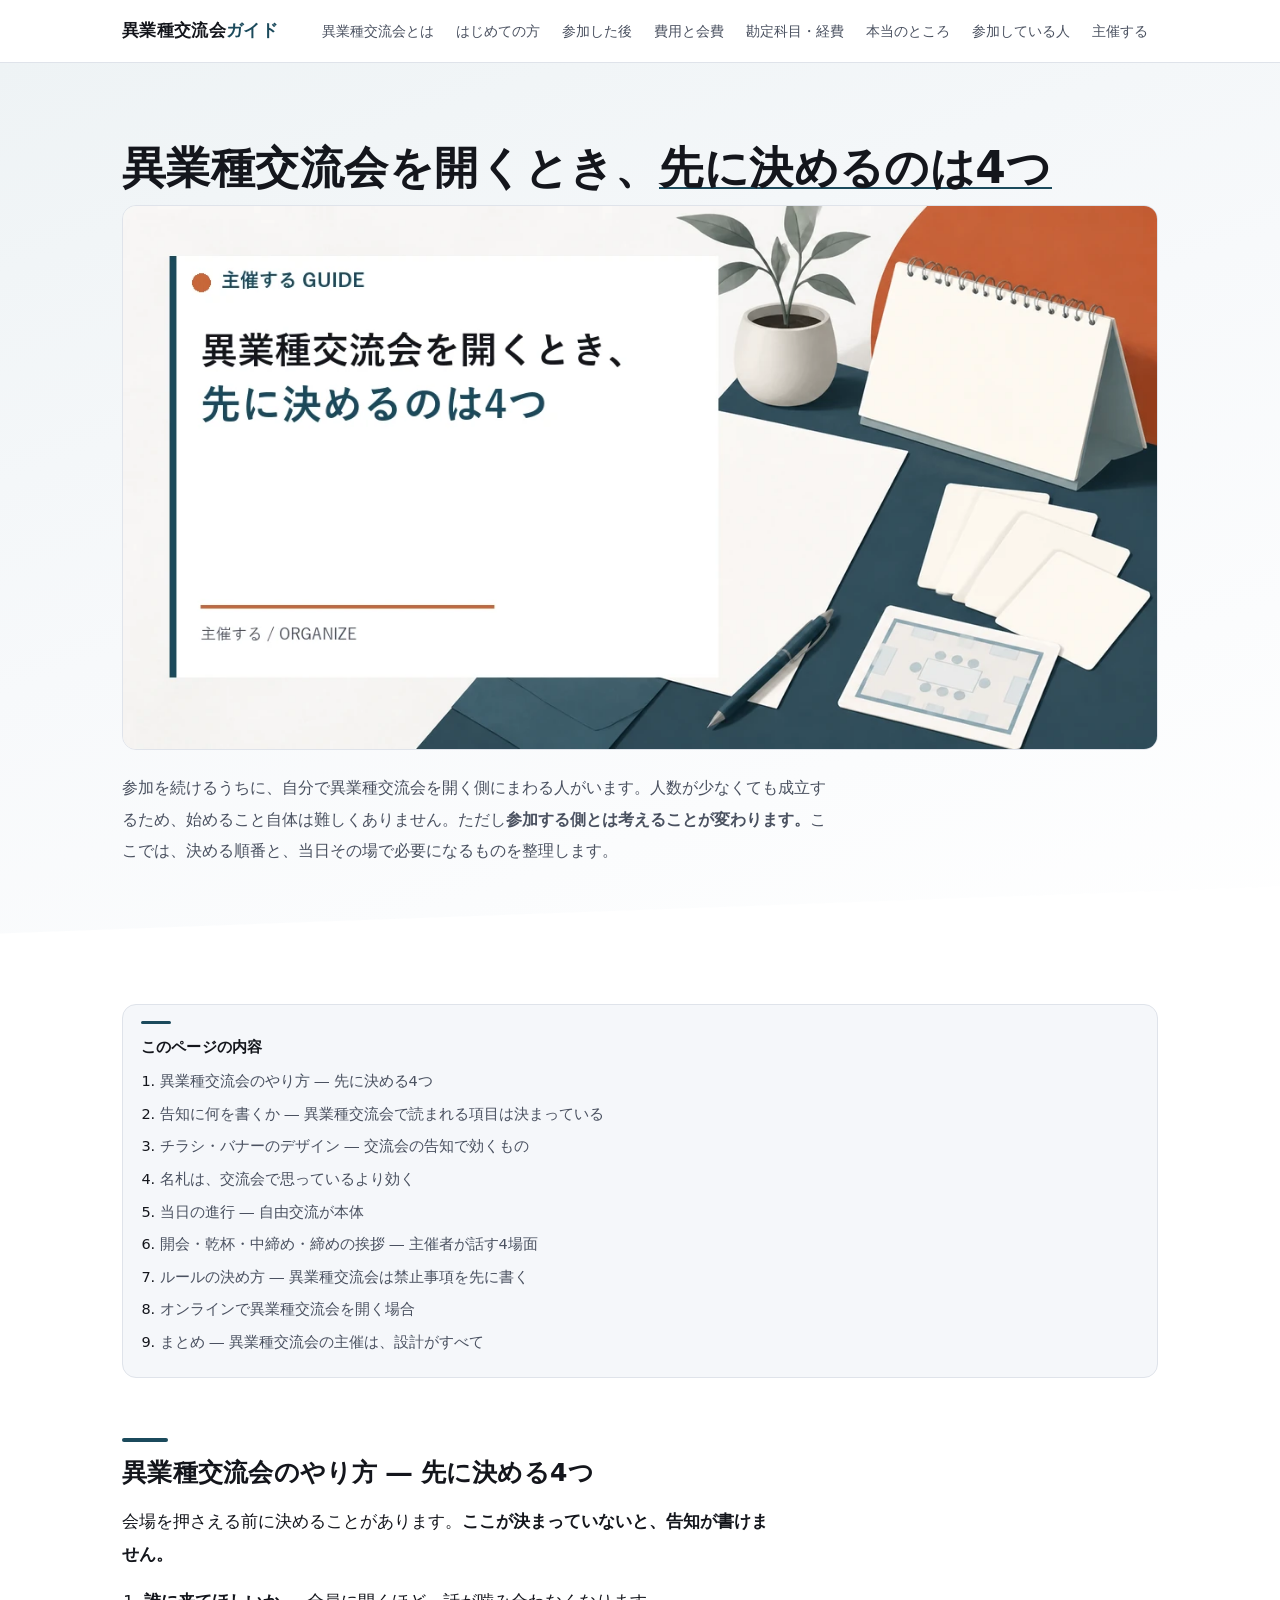
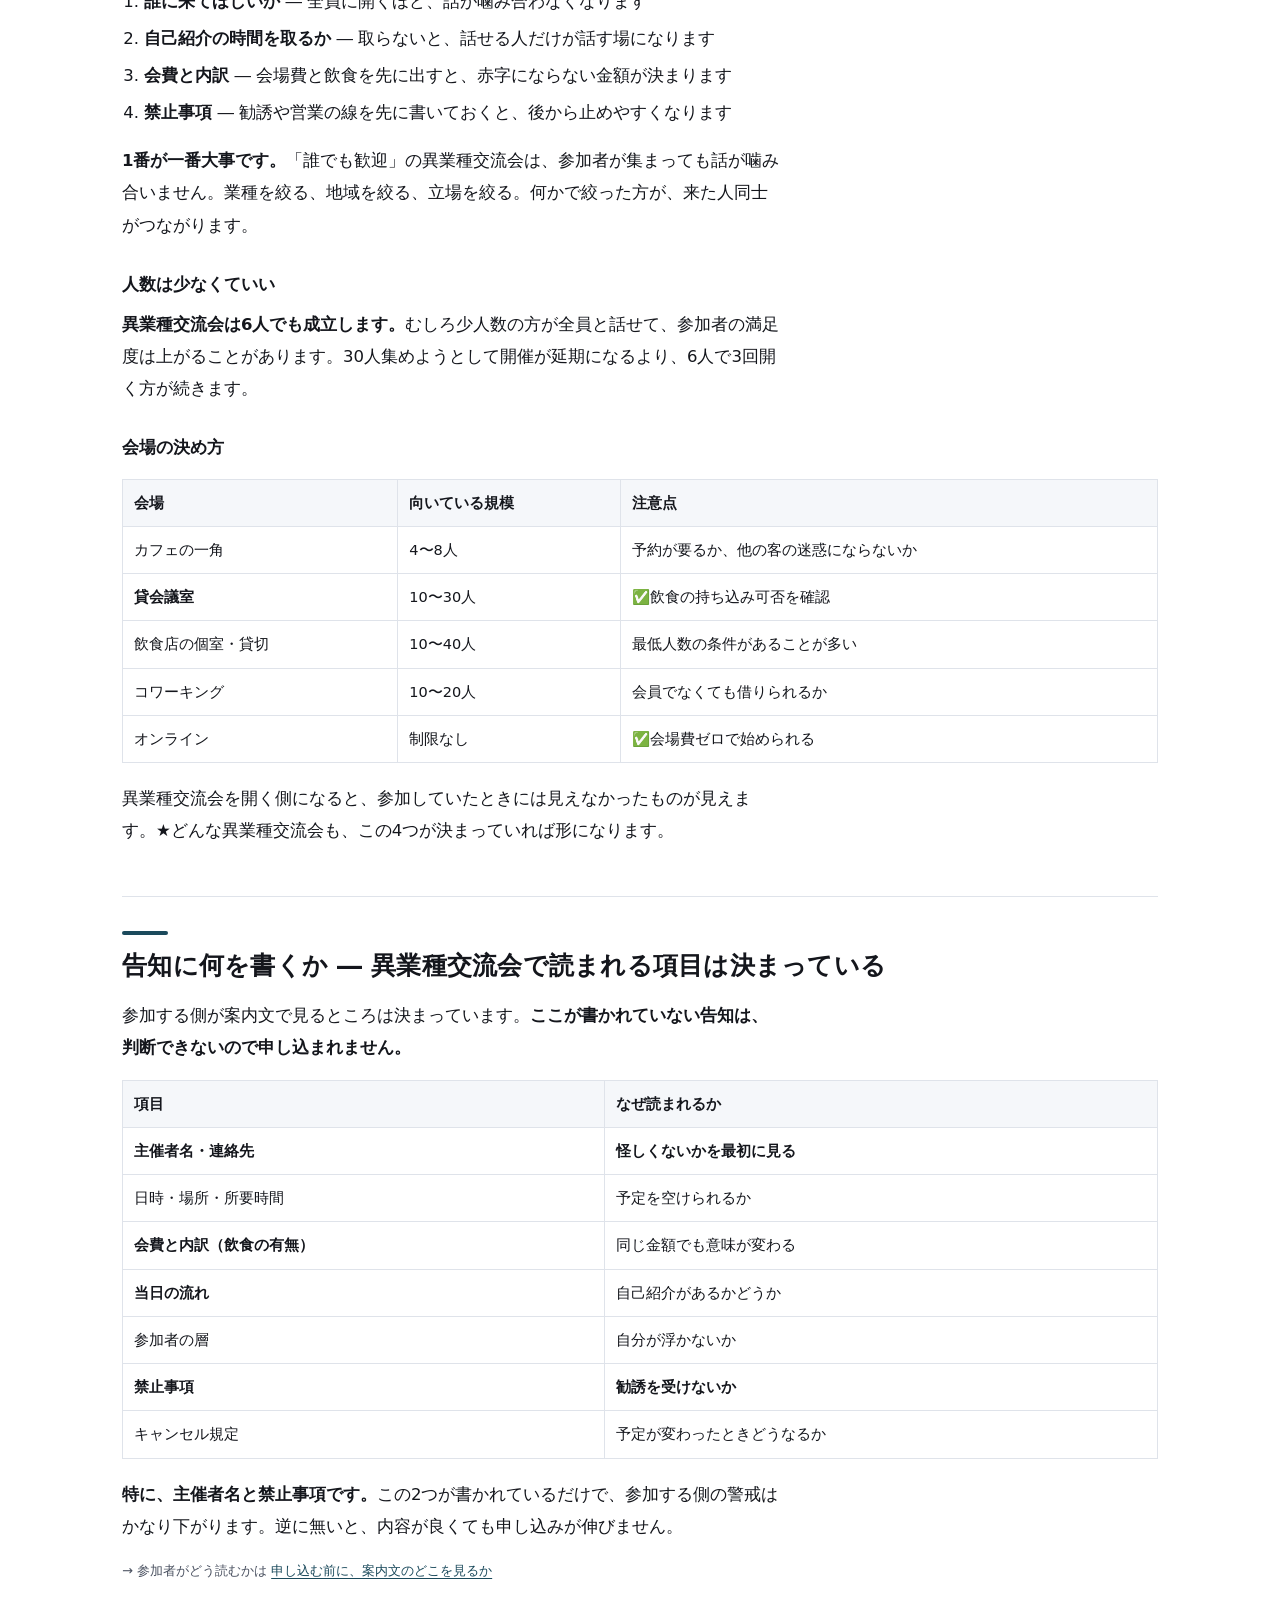
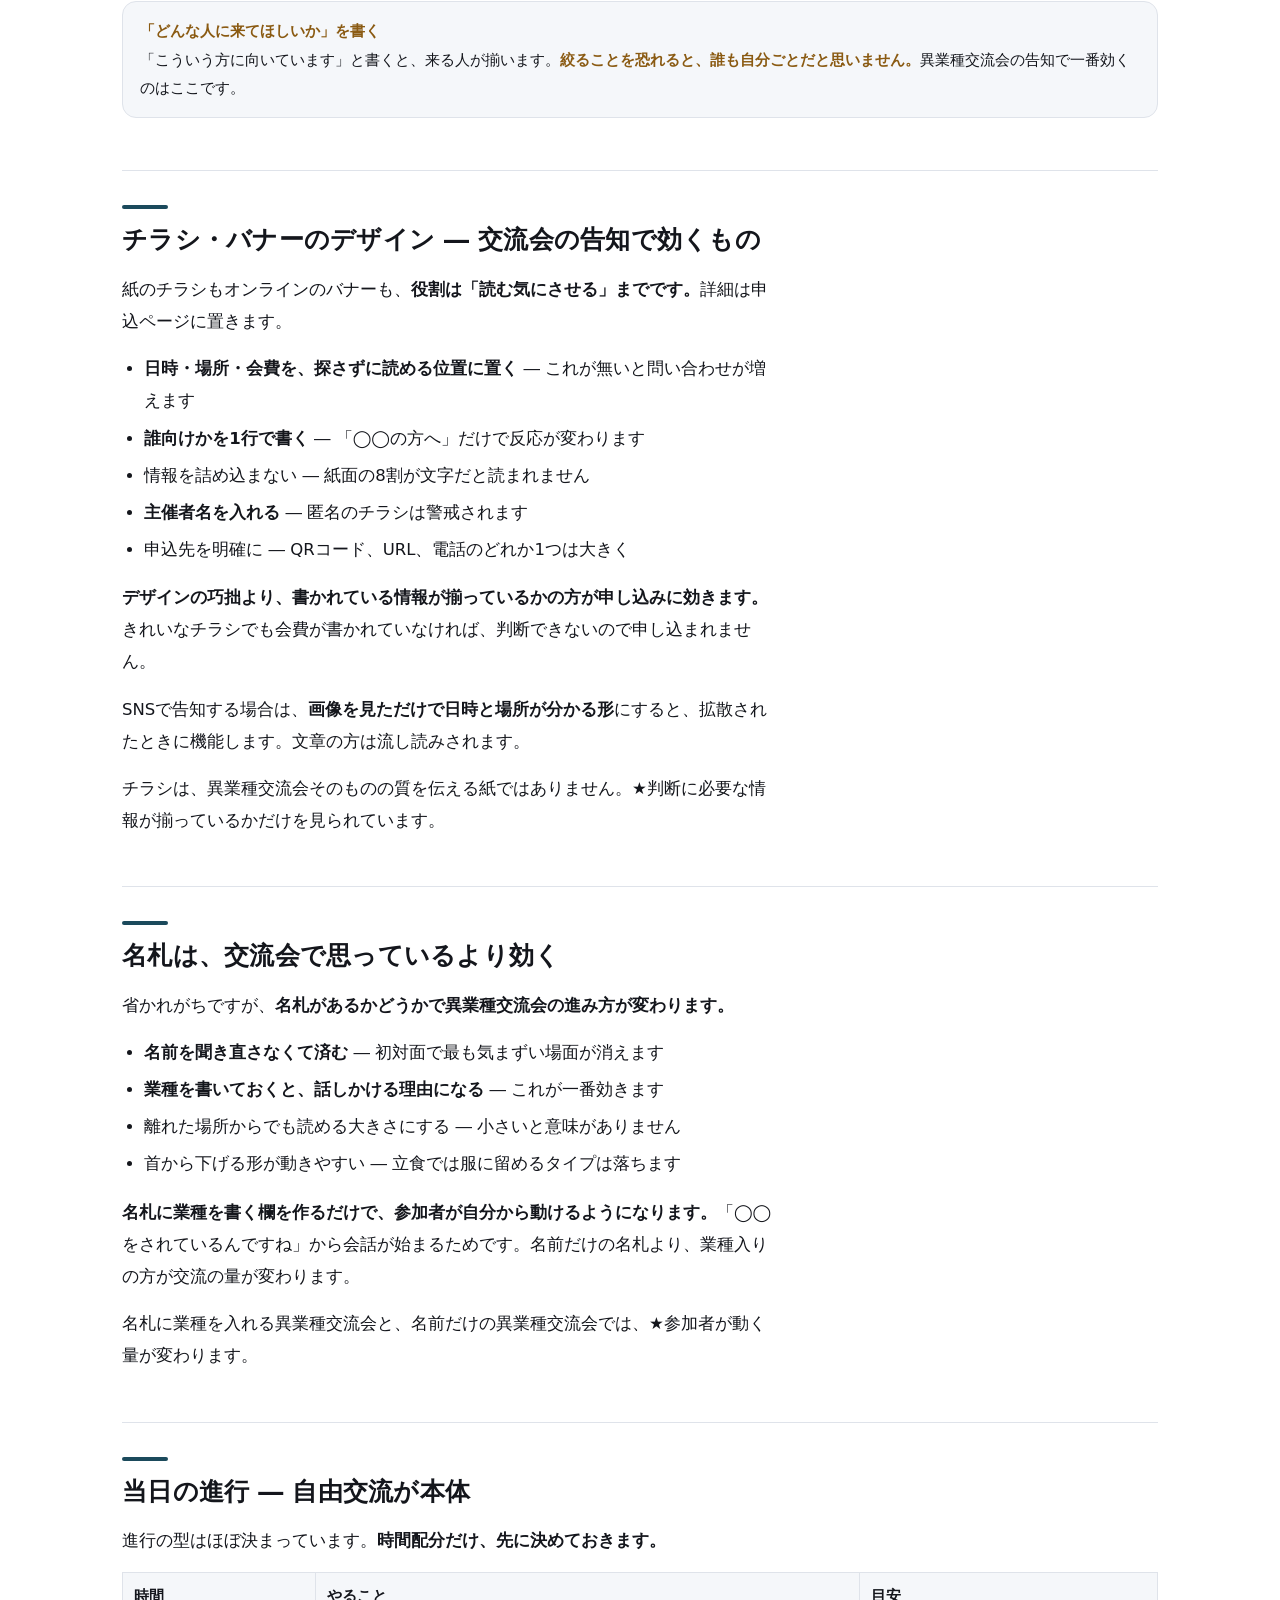
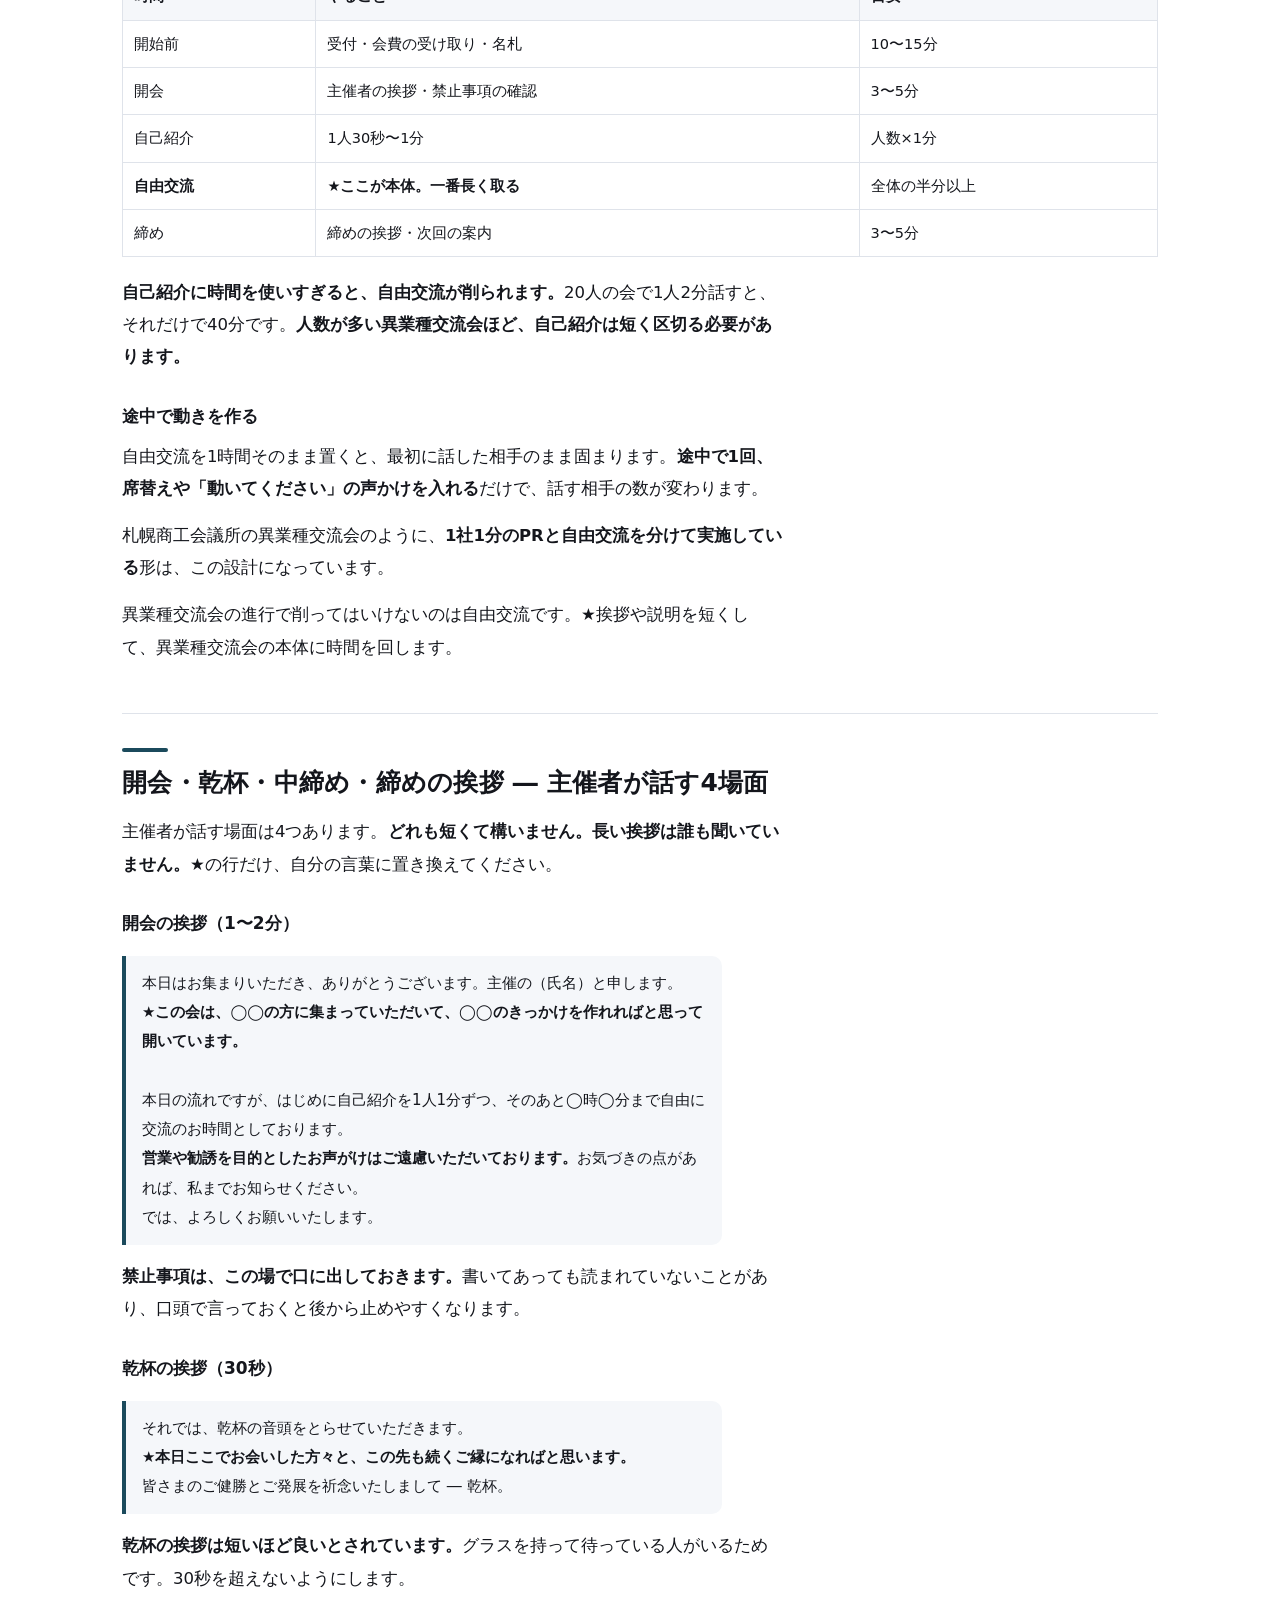
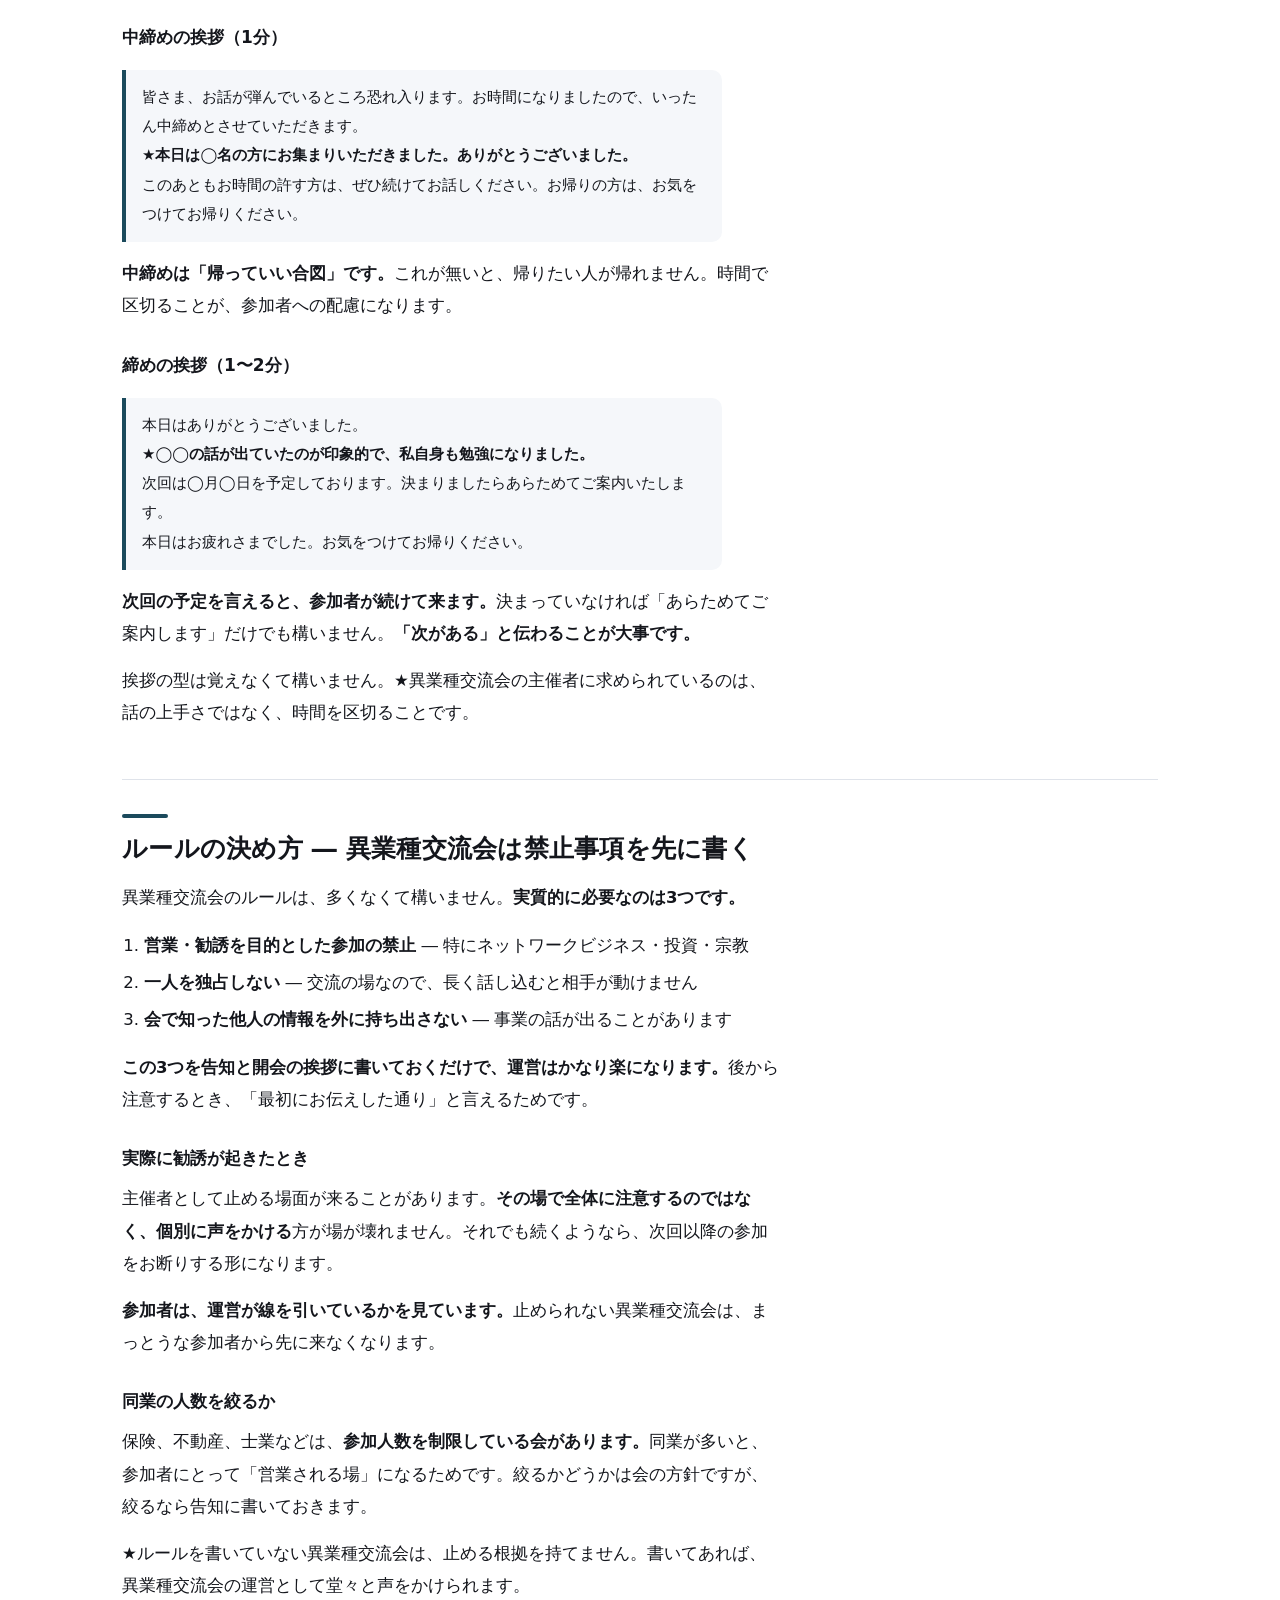
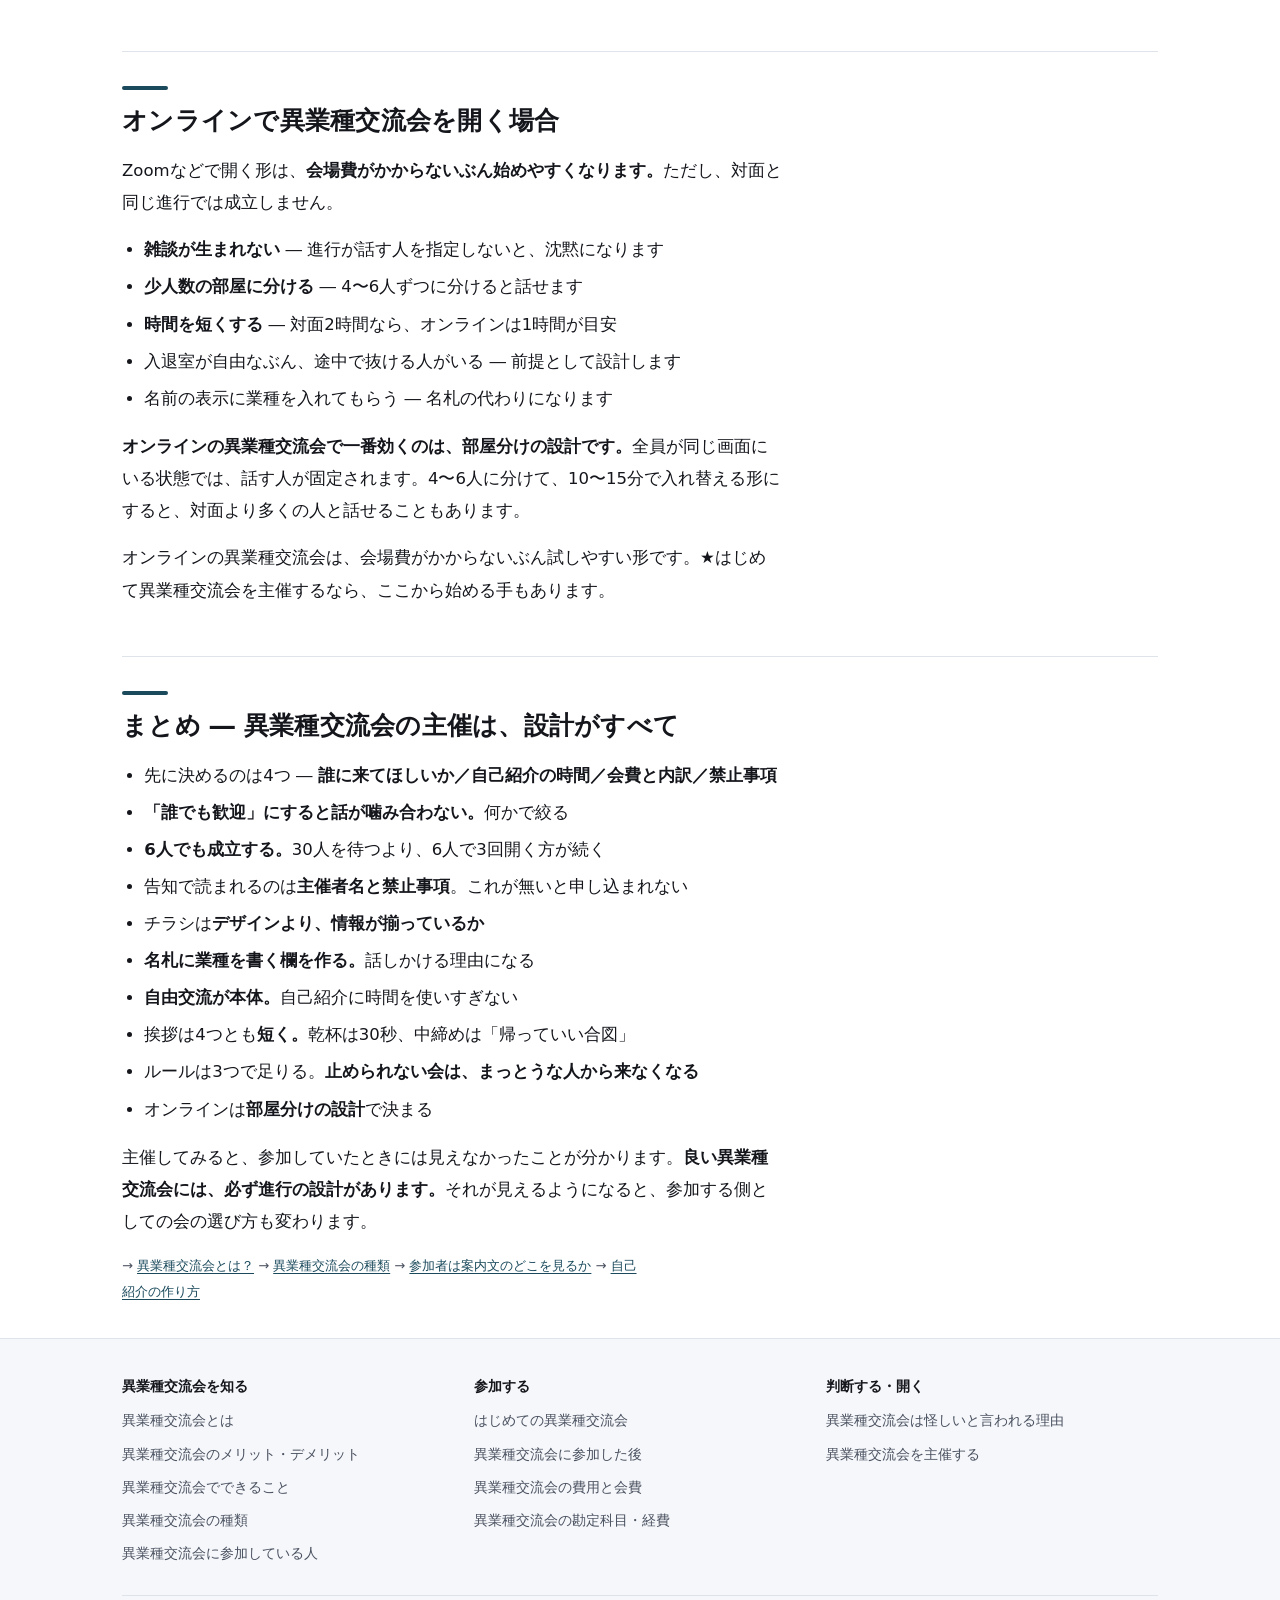
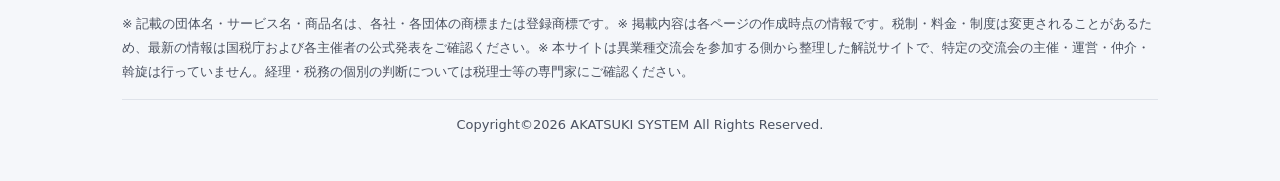
<file: organize/index.html>
<!doctype html>
<html lang="ja">
<head>
<meta charset="utf-8">
<meta property="og:image:type" content="image/jpeg">
<meta property="og:image:secure_url" content="https://koryukai-akatsuki-system.work/img/og-v2/organize.jpg">
<meta name="viewport" content="width=device-width,initial-scale=1">
<title>自分で開くなら、目的と会費と進行と告知を先に</title>
<meta name="description" content="参加者の条件をどこまで絞るか、会費と会場をどう決めるか、当日の進行をどう組むか、告知はどこへ出すか。チラシと告知文に書くこと、名札と受付の作り方、開会・乾杯・中締めの挨拶の例文も">
<link rel="canonical" href="https://koryukai-akatsuki-system.work/organize/">
<link rel="stylesheet" href="../css/base.css?v=5659d0ed">
<link rel="preload" as="image" href="https://koryukai-akatsuki-system.work/img/hero-organize.webp" fetchpriority="high">
<meta name="robots" content="index,follow,max-image-preview:large">
<meta property="og:type" content="article">
<meta property="og:site_name" content="異業種交流会ガイド">
<meta property="og:locale" content="ja_JP">
<meta property="og:title" content="自分で開くなら、目的と会費と進行と告知を先に">
<meta property="og:description" content="参加者の条件をどこまで絞るか、会費と会場をどう決めるか、当日の進行をどう組むか、告知はどこへ出すか。チラシと告知文に書くこと、名札と受付の作り方、開会・乾杯・中締めの挨拶の例文も">
<meta property="og:url" content="https://koryukai-akatsuki-system.work/organize/">
<meta name="twitter:title" content="自分で開くなら、目的と会費と進行と告知を先に">
<meta name="twitter:description" content="参加者の条件をどこまで絞るか、会費と会場をどう決めるか、当日の進行をどう組むか、告知はどこへ出すか。チラシと告知文に書くこと、名札と受付の作り方、開会・乾杯・中締めの挨拶の例文も">
<meta property="og:image" content="https://koryukai-akatsuki-system.work/img/og-v2/organize.jpg">
<meta property="og:image:width" content="1200">
<meta property="og:image:height" content="630">
<meta property="og:image:alt" content="異業種交流会を主催する。目的・会場・進行・告知を先に決める">
<meta name="twitter:card" content="summary_large_image">
<meta name="twitter:image" content="https://koryukai-akatsuki-system.work/img/og-v2/organize.jpg">
<meta name="twitter:image:alt" content="異業種交流会を主催する。目的・会場・進行・告知を先に決める">
<link rel="icon" href="/favicon.ico" sizes="48x48">
<link rel="icon" type="image/png" sizes="48x48" href="/favicon-48x48.png">
<link rel="icon" type="image/png" sizes="32x32" href="/favicon-32x32.png">
<link rel="icon" type="image/png" sizes="16x16" href="/favicon-16x16.png">
<link rel="apple-touch-icon" sizes="180x180" href="/apple-touch-icon.png">
<link rel="manifest" href="/site.webmanifest">
<link rel="mask-icon" href="/safari-pinned-tab.svg" color="#1b4a5c">
<meta name="theme-color" content="#1b4a5c">
<script type="application/ld+json">{"@context": "https://schema.org", "@type": "Article", "headline": "異業種交流会を開くとき、先に決めるのは4つ", "description": "異業種交流会を自分で主催するとき、先に決めるのは4つです。目的と参加者の条件、会費と会場、当日の進行、告知の出し方。チラシと告知文に書くこと、名札と受付の作り方、開会・乾杯・中締め・締めの挨拶の例文、勧誘や営業を防ぐルールの決め方まで。初回でも回せる形でまとめました。人が集まらないときに何を変えるかも。", "inLanguage": "ja", "dateModified": "2026-08-23", "image": "https://koryukai-akatsuki-system.work/img/hero-organize.webp"}</script>
<script type="application/ld+json">{"@context": "https://schema.org", "@type": "BreadcrumbList", "itemListElement": [{"@type": "ListItem", "position": 1, "name": "異業種交流会とは", "item": "/"}, {"@type": "ListItem", "position": 2, "name": "異業種交流会を開くとき、先に決めるのは4つ"}]}</script>
</head>
<body>
<a class="skip" href="#main">本文へ移動</a>

<header class="hd">
  <div class="wrap">
    <a class="logo" href="/">異業種交流会<span>ガイド</span></a>
    <ul class="nav">
      <li><a href="/">異業種交流会とは</a>
        <div class="mega">
          <a href="/merit-demerit/">メリット・デメリット</a>
          <a href="/what/">異業種交流会でできること</a>
          <a href="/types/">異業種交流会の種類</a>
          <a href="/find/">異業種交流会の探し方</a>
        </div>
      </li>
      <li><a href="/first-time/">はじめての方</a></li>
      <li><a href="/after/">参加した後</a></li>
      <li><a href="/cost/">費用と会費</a></li>
      <li><a href="/accounting/">勘定科目・経費</a></li>
      <li><a href="/truth/">本当のところ</a></li>
      <li><a href="/who/">参加している人</a></li>
      <li><a href="/organize/" aria-current="page">主催する</a></li>
    </ul>
  </div>
</header>

<div class="hero">
  <div class="wrap">
    <h1 class="kt">異業種交流会を開くとき、<span class="kt-add">先に決めるのは4つ</span></h1>
      <figure class="eyecatch">
        <img src="../img/hero-organize.webp" width="1200" height="630" fetchpriority="high"
             alt="異業種交流会を主催するときのやり方。告知とチラシ、参加費の決め方、名札と進行、挨拶の例文、当日の運営">
      </figure>
    <p class="lead">参加を続けるうちに、自分で異業種交流会を開く側にまわる人がいます。人数が少なくても成立するため、始めること自体は難しくありません。ただし<b>参加する側とは考えることが変わります。</b>ここでは、決める順番と、当日その場で必要になるものを整理します。</p>
  </div>
</div>

<main id="main" class="wrap">

  <nav class="toc">
    <h2>このページの内容</h2>
    <ol>
      <li><a href="#yarikata">異業種交流会のやり方 ― 先に決める4つ</a></li>
      <li><a href="#kokuchi">告知に何を書くか ― 異業種交流会で読まれる項目は決まっている</a></li>
      <li><a href="#chirashi">チラシ・バナーのデザイン ― 交流会の告知で効くもの</a></li>
      <li><a href="#nafuda">名札は、交流会で思っているより効く</a></li>
      <li><a href="#shinko">当日の進行 ― 自由交流が本体</a></li>
      <li><a href="#aisatsu">開会・乾杯・中締め・締めの挨拶 ― 主催者が話す4場面</a></li>
      <li><a href="#rule">ルールの決め方 ― 異業種交流会は禁止事項を先に書く</a></li>
      <li><a href="#zoom">オンラインで異業種交流会を開く場合</a></li>
      <li><a href="#matome">まとめ ― 異業種交流会の主催は、設計がすべて</a></li>
    </ol>
  </nav>

  <section id="yarikata">
    <h2>異業種交流会のやり方 ― 先に決める4つ</h2>
    <p>会場を押さえる前に決めることがあります。<b>ここが決まっていないと、告知が書けません。</b></p>
    <ol>
      <li><b>誰に来てほしいか</b> ― 全員に開くほど、話が噛み合わなくなります</li>
      <li><b>自己紹介の時間を取るか</b> ― 取らないと、話せる人だけが話す場になります</li>
      <li><b>会費と内訳</b> ― 会場費と飲食を先に出すと、赤字にならない金額が決まります</li>
      <li><b>禁止事項</b> ― 勧誘や営業の線を先に書いておくと、後から止めやすくなります</li>
    </ol>
    <p><b>1番が一番大事です。</b>「誰でも歓迎」の異業種交流会は、参加者が集まっても話が噛み合いません。業種を絞る、地域を絞る、立場を絞る。何かで絞った方が、来た人同士がつながります。</p>
    <h3>人数は少なくていい</h3>
    <p><b>異業種交流会は6人でも成立します。</b>むしろ少人数の方が全員と話せて、参加者の満足度は上がることがあります。30人集めようとして開催が延期になるより、6人で3回開く方が続きます。</p>
    <h3>会場の決め方</h3>
    <table>
      <thead><tr><th>会場</th><th>向いている規模</th><th>注意点</th></tr></thead>
      <tbody>
        <tr><td>カフェの一角</td><td>4〜8人</td><td>予約が要るか、他の客の迷惑にならないか</td></tr>
        <tr><td><b>貸会議室</b></td><td>10〜30人</td><td>✅飲食の持ち込み可否を確認</td></tr>
        <tr><td>飲食店の個室・貸切</td><td>10〜40人</td><td>最低人数の条件があることが多い</td></tr>
        <tr><td>コワーキング</td><td>10〜20人</td><td>会員でなくても借りられるか</td></tr>
        <tr><td>オンライン</td><td>制限なし</td><td>✅会場費ゼロで始められる</td></tr>
      </tbody>
    </table>
    <p>異業種交流会を開く側になると、参加していたときには見えなかったものが見えます。★どんな異業種交流会も、この4つが決まっていれば形になります。</p>
  </section>

  <section id="kokuchi">
    <h2>告知に何を書くか ― 異業種交流会で読まれる項目は決まっている</h2>
    <p>参加する側が案内文で見るところは決まっています。<b>ここが書かれていない告知は、判断できないので申し込まれません。</b></p>
    <table>
      <thead><tr><th>項目</th><th>なぜ読まれるか</th></tr></thead>
      <tbody>
        <tr><td><b>主催者名・連絡先</b></td><td><b>怪しくないかを最初に見る</b></td></tr>
        <tr><td>日時・場所・所要時間</td><td>予定を空けられるか</td></tr>
        <tr><td><b>会費と内訳（飲食の有無）</b></td><td>同じ金額でも意味が変わる</td></tr>
        <tr><td><b>当日の流れ</b></td><td>自己紹介があるかどうか</td></tr>
        <tr><td>参加者の層</td><td>自分が浮かないか</td></tr>
        <tr><td><b>禁止事項</b></td><td><b>勧誘を受けないか</b></td></tr>
        <tr><td>キャンセル規定</td><td>予定が変わったときどうなるか</td></tr>
      </tbody>
    </table>
    <p><b>特に、主催者名と禁止事項です。</b>この2つが書かれているだけで、参加する側の警戒はかなり下がります。逆に無いと、内容が良くても申し込みが伸びません。</p>
    <p class="src">→ 参加者がどう読むかは <a href="/truth/#mikiwame">申し込む前に、案内文のどこを見るか</a></p>
    <div class="note">
      <b>「どんな人に来てほしいか」を書く</b><br>
      「こういう方に向いています」と書くと、来る人が揃います。<b>絞ることを恐れると、誰も自分ごとだと思いません。</b>異業種交流会の告知で一番効くのはここです。
    </div>
  </section>

  <section id="chirashi">
    <h2>チラシ・バナーのデザイン ― 交流会の告知で効くもの</h2>
    <p>紙のチラシもオンラインのバナーも、<b>役割は「読む気にさせる」までです。</b>詳細は申込ページに置きます。</p>
    <ul>
      <li><b>日時・場所・会費を、探さずに読める位置に置く</b> ― これが無いと問い合わせが増えます</li>
      <li><b>誰向けかを1行で書く</b> ― 「◯◯の方へ」だけで反応が変わります</li>
      <li>情報を詰め込まない ― 紙面の8割が文字だと読まれません</li>
      <li><b>主催者名を入れる</b> ― 匿名のチラシは警戒されます</li>
      <li>申込先を明確に ― QRコード、URL、電話のどれか1つは大きく</li>
    </ul>
    <p><b>デザインの巧拙より、書かれている情報が揃っているかの方が申し込みに効きます。</b>きれいなチラシでも会費が書かれていなければ、判断できないので申し込まれません。</p>
    <p>SNSで告知する場合は、<b>画像を見ただけで日時と場所が分かる形</b>にすると、拡散されたときに機能します。文章の方は流し読みされます。</p>
    <p>チラシは、異業種交流会そのものの質を伝える紙ではありません。★判断に必要な情報が揃っているかだけを見られています。</p>
  </section>

  <section id="nafuda">
    <h2>名札は、交流会で思っているより効く</h2>
    <p>省かれがちですが、<b>名札があるかどうかで異業種交流会の進み方が変わります。</b></p>
    <ul>
      <li><b>名前を聞き直さなくて済む</b> ― 初対面で最も気まずい場面が消えます</li>
      <li><b>業種を書いておくと、話しかける理由になる</b> ― これが一番効きます</li>
      <li>離れた場所からでも読める大きさにする ― 小さいと意味がありません</li>
      <li>首から下げる形が動きやすい ― 立食では服に留めるタイプは落ちます</li>
    </ul>
    <p><b>名札に業種を書く欄を作るだけで、参加者が自分から動けるようになります。</b>「◯◯をされているんですね」から会話が始まるためです。名前だけの名札より、業種入りの方が交流の量が変わります。</p>
    <p>名札に業種を入れる異業種交流会と、名前だけの異業種交流会では、★参加者が動く量が変わります。</p>
  </section>

  <section id="shinko">
    <h2>当日の進行 ― 自由交流が本体</h2>
    <p>進行の型はほぼ決まっています。<b>時間配分だけ、先に決めておきます。</b></p>
    <table>
      <thead><tr><th>時間</th><th>やること</th><th>目安</th></tr></thead>
      <tbody>
        <tr><td>開始前</td><td>受付・会費の受け取り・名札</td><td>10〜15分</td></tr>
        <tr><td>開会</td><td>主催者の挨拶・禁止事項の確認</td><td>3〜5分</td></tr>
        <tr><td>自己紹介</td><td>1人30秒〜1分</td><td>人数×1分</td></tr>
        <tr><td><b>自由交流</b></td><td><b>★ここが本体。一番長く取る</b></td><td>全体の半分以上</td></tr>
        <tr><td>締め</td><td>締めの挨拶・次回の案内</td><td>3〜5分</td></tr>
      </tbody>
    </table>
    <p><b>自己紹介に時間を使いすぎると、自由交流が削られます。</b>20人の会で1人2分話すと、それだけで40分です。<b>人数が多い異業種交流会ほど、自己紹介は短く区切る必要があります。</b></p>
    <h3>途中で動きを作る</h3>
    <p>自由交流を1時間そのまま置くと、最初に話した相手のまま固まります。<b>途中で1回、席替えや「動いてください」の声かけを入れる</b>だけで、話す相手の数が変わります。</p>
    <p>札幌商工会議所の異業種交流会のように、<b>1社1分のPRと自由交流を分けて実施している</b>形は、この設計になっています。</p>
    <p>異業種交流会の進行で削ってはいけないのは自由交流です。★挨拶や説明を短くして、異業種交流会の本体に時間を回します。</p>
  </section>

  <section id="aisatsu">
    <h2>開会・乾杯・中締め・締めの挨拶 ― 主催者が話す4場面</h2>
    <p>主催者が話す場面は4つあります。<b>どれも短くて構いません。長い挨拶は誰も聞いていません。</b>★の行だけ、自分の言葉に置き換えてください。</p>

    <h3>開会の挨拶（1〜2分）</h3>
    <blockquote>
      本日はお集まりいただき、ありがとうございます。主催の（氏名）と申します。<br>
      <b>★この会は、◯◯の方に集まっていただいて、◯◯のきっかけを作れればと思って開いています。</b><br><br>
      本日の流れですが、はじめに自己紹介を1人1分ずつ、そのあと◯時◯分まで自由に交流のお時間としております。<br>
      <b>営業や勧誘を目的としたお声がけはご遠慮いただいております。</b>お気づきの点があれば、私までお知らせください。<br>
      では、よろしくお願いいたします。
    </blockquote>
    <p><b>禁止事項は、この場で口に出しておきます。</b>書いてあっても読まれていないことがあり、口頭で言っておくと後から止めやすくなります。</p>

    <h3>乾杯の挨拶（30秒）</h3>
    <blockquote>
      それでは、乾杯の音頭をとらせていただきます。<br>
      <b>★本日ここでお会いした方々と、この先も続くご縁になればと思います。</b><br>
      皆さまのご健勝とご発展を祈念いたしまして ― 乾杯。
    </blockquote>
    <p><b>乾杯の挨拶は短いほど良いとされています。</b>グラスを持って待っている人がいるためです。30秒を超えないようにします。</p>

    <h3>中締めの挨拶（1分）</h3>
    <blockquote>
      皆さま、お話が弾んでいるところ恐れ入ります。お時間になりましたので、いったん中締めとさせていただきます。<br>
      <b>★本日は◯名の方にお集まりいただきました。ありがとうございました。</b><br>
      このあともお時間の許す方は、ぜひ続けてお話しください。お帰りの方は、お気をつけてお帰りください。
    </blockquote>
    <p><b>中締めは「帰っていい合図」です。</b>これが無いと、帰りたい人が帰れません。時間で区切ることが、参加者への配慮になります。</p>

    <h3>締めの挨拶（1〜2分）</h3>
    <blockquote>
      本日はありがとうございました。<br>
      <b>★◯◯の話が出ていたのが印象的で、私自身も勉強になりました。</b><br>
      次回は◯月◯日を予定しております。決まりましたらあらためてご案内いたします。<br>
      本日はお疲れさまでした。お気をつけてお帰りください。
    </blockquote>
    <p><b>次回の予定を言えると、参加者が続けて来ます。</b>決まっていなければ「あらためてご案内します」だけでも構いません。<b>「次がある」と伝わることが大事です。</b></p>
    <p>挨拶の型は覚えなくて構いません。★異業種交流会の主催者に求められているのは、話の上手さではなく、時間を区切ることです。</p>
  </section>

  <section id="rule">
    <h2>ルールの決め方 ― 異業種交流会は禁止事項を先に書く</h2>
    <p>異業種交流会のルールは、多くなくて構いません。<b>実質的に必要なのは3つです。</b></p>
    <ol>
      <li><b>営業・勧誘を目的とした参加の禁止</b> ― 特にネットワークビジネス・投資・宗教</li>
      <li><b>一人を独占しない</b> ― 交流の場なので、長く話し込むと相手が動けません</li>
      <li><b>会で知った他人の情報を外に持ち出さない</b> ― 事業の話が出ることがあります</li>
    </ol>
    <p><b>この3つを告知と開会の挨拶に書いておくだけで、運営はかなり楽になります。</b>後から注意するとき、「最初にお伝えした通り」と言えるためです。</p>
    <h3>実際に勧誘が起きたとき</h3>
    <p>主催者として止める場面が来ることがあります。<b>その場で全体に注意するのではなく、個別に声をかける</b>方が場が壊れません。それでも続くようなら、次回以降の参加をお断りする形になります。</p>
    <p><b>参加者は、運営が線を引いているかを見ています。</b>止められない異業種交流会は、まっとうな参加者から先に来なくなります。</p>
    <h3>同業の人数を絞るか</h3>
    <p>保険、不動産、士業などは、<b>参加人数を制限している会があります。</b>同業が多いと、参加者にとって「営業される場」になるためです。絞るかどうかは会の方針ですが、絞るなら告知に書いておきます。</p>
    <p>★ルールを書いていない異業種交流会は、止める根拠を持てません。書いてあれば、異業種交流会の運営として堂々と声をかけられます。</p>
  </section>

  <section id="zoom">
    <h2>オンラインで異業種交流会を開く場合</h2>
    <p>Zoomなどで開く形は、<b>会場費がかからないぶん始めやすくなります。</b>ただし、対面と同じ進行では成立しません。</p>
    <ul>
      <li><b>雑談が生まれない</b> ― 進行が話す人を指定しないと、沈黙になります</li>
      <li><b>少人数の部屋に分ける</b> ― 4〜6人ずつに分けると話せます</li>
      <li><b>時間を短くする</b> ― 対面2時間なら、オンラインは1時間が目安</li>
      <li>入退室が自由なぶん、途中で抜ける人がいる ― 前提として設計します</li>
      <li>名前の表示に業種を入れてもらう ― 名札の代わりになります</li>
    </ul>
    <p><b>オンラインの異業種交流会で一番効くのは、部屋分けの設計です。</b>全員が同じ画面にいる状態では、話す人が固定されます。4〜6人に分けて、10〜15分で入れ替える形にすると、対面より多くの人と話せることもあります。</p>
    <p>オンラインの異業種交流会は、会場費がかからないぶん試しやすい形です。★はじめて異業種交流会を主催するなら、ここから始める手もあります。</p>
  </section>

  <section id="matome">
    <h2>まとめ ― 異業種交流会の主催は、設計がすべて</h2>
    <ul>
      <li>先に決めるのは4つ ― <b>誰に来てほしいか／自己紹介の時間／会費と内訳／禁止事項</b></li>
      <li><b>「誰でも歓迎」にすると話が噛み合わない。</b>何かで絞る</li>
      <li><b>6人でも成立する。</b>30人を待つより、6人で3回開く方が続く</li>
      <li>告知で読まれるのは<b>主催者名と禁止事項</b>。これが無いと申し込まれない</li>
      <li>チラシは<b>デザインより、情報が揃っているか</b></li>
      <li><b>名札に業種を書く欄を作る。</b>話しかける理由になる</li>
      <li><b>自由交流が本体。</b>自己紹介に時間を使いすぎない</li>
      <li>挨拶は4つとも<b>短く。</b>乾杯は30秒、中締めは「帰っていい合図」</li>
      <li>ルールは3つで足りる。<b>止められない会は、まっとうな人から来なくなる</b></li>
      <li>オンラインは<b>部屋分けの設計</b>で決まる</li>
    </ul>
    <p>主催してみると、参加していたときには見えなかったことが分かります。<b>良い異業種交流会には、必ず進行の設計があります。</b>それが見えるようになると、参加する側としての会の選び方も変わります。</p>
    <p class="src">
      → <a href="/">異業種交流会とは？</a>
      → <a href="/types/">異業種交流会の種類</a>
      → <a href="/truth/#mikiwame">参加者は案内文のどこを見るか</a>
      → <a href="/first-time/#aisatsu">自己紹介の作り方</a>
    </p>
  </section>

</main>

<footer class="ft">
  <div class="wrap">
    <div class="cols">
      <div>
        <b>異業種交流会を知る</b>
        <a href="/">異業種交流会とは</a>
        <a href="/merit-demerit/">異業種交流会のメリット・デメリット</a>
        <a href="/what/">異業種交流会でできること</a>
        <a href="/types/">異業種交流会の種類</a>
        <a href="/who/">異業種交流会に参加している人</a>
      </div>
      <div>
        <b>参加する</b>
        <a href="/first-time/">はじめての異業種交流会</a>
        <a href="/after/">異業種交流会に参加した後</a>
        <a href="/cost/">異業種交流会の費用と会費</a>
        <a href="/accounting/">異業種交流会の勘定科目・経費</a>
      </div>
      <div>
        <b>判断する・開く</b>
        <a href="/truth/">異業種交流会は怪しいと言われる理由</a>
        <a href="/organize/">異業種交流会を主催する</a>
      </div>
    </div>
    <div class="btm" aria-label="商標・情報・運営に関する注記">
      <p>※ 記載の団体名・サービス名・商品名は、各社・各団体の商標または登録商標です。※ 掲載内容は各ページの作成時点の情報です。税制・料金・制度は変更されることがあるため、最新の情報は国税庁および各主催者の公式発表をご確認ください。※ 本サイトは異業種交流会を参加する側から整理した解説サイトで、特定の交流会の主催・運営・仲介・斡旋は行っていません。経理・税務の個別の判断については税理士等の専門家にご確認ください。</p>
    </div>
    <div class="fine"><span>Copyright©2026 AKATSUKI SYSTEM All Rights Reserved.</span></div>
  </div>
</footer>

</body>
</html>
</file>
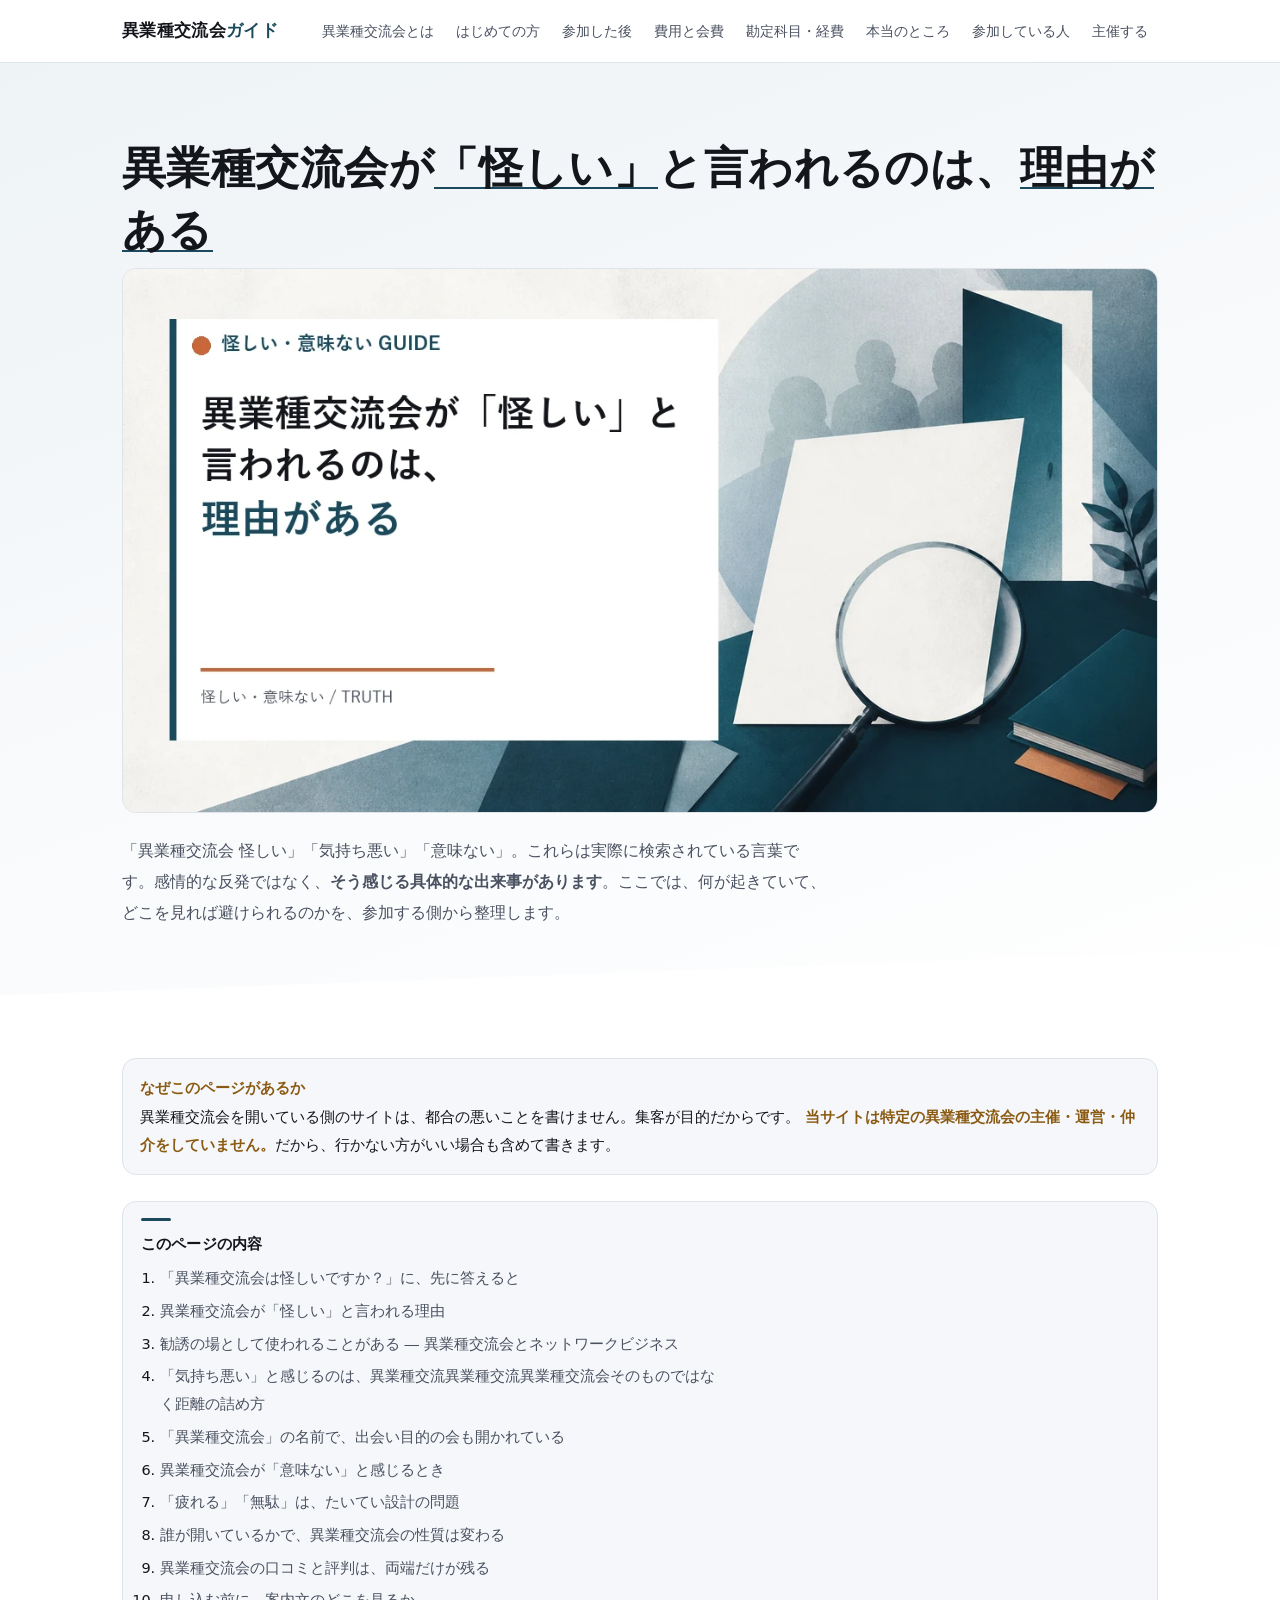
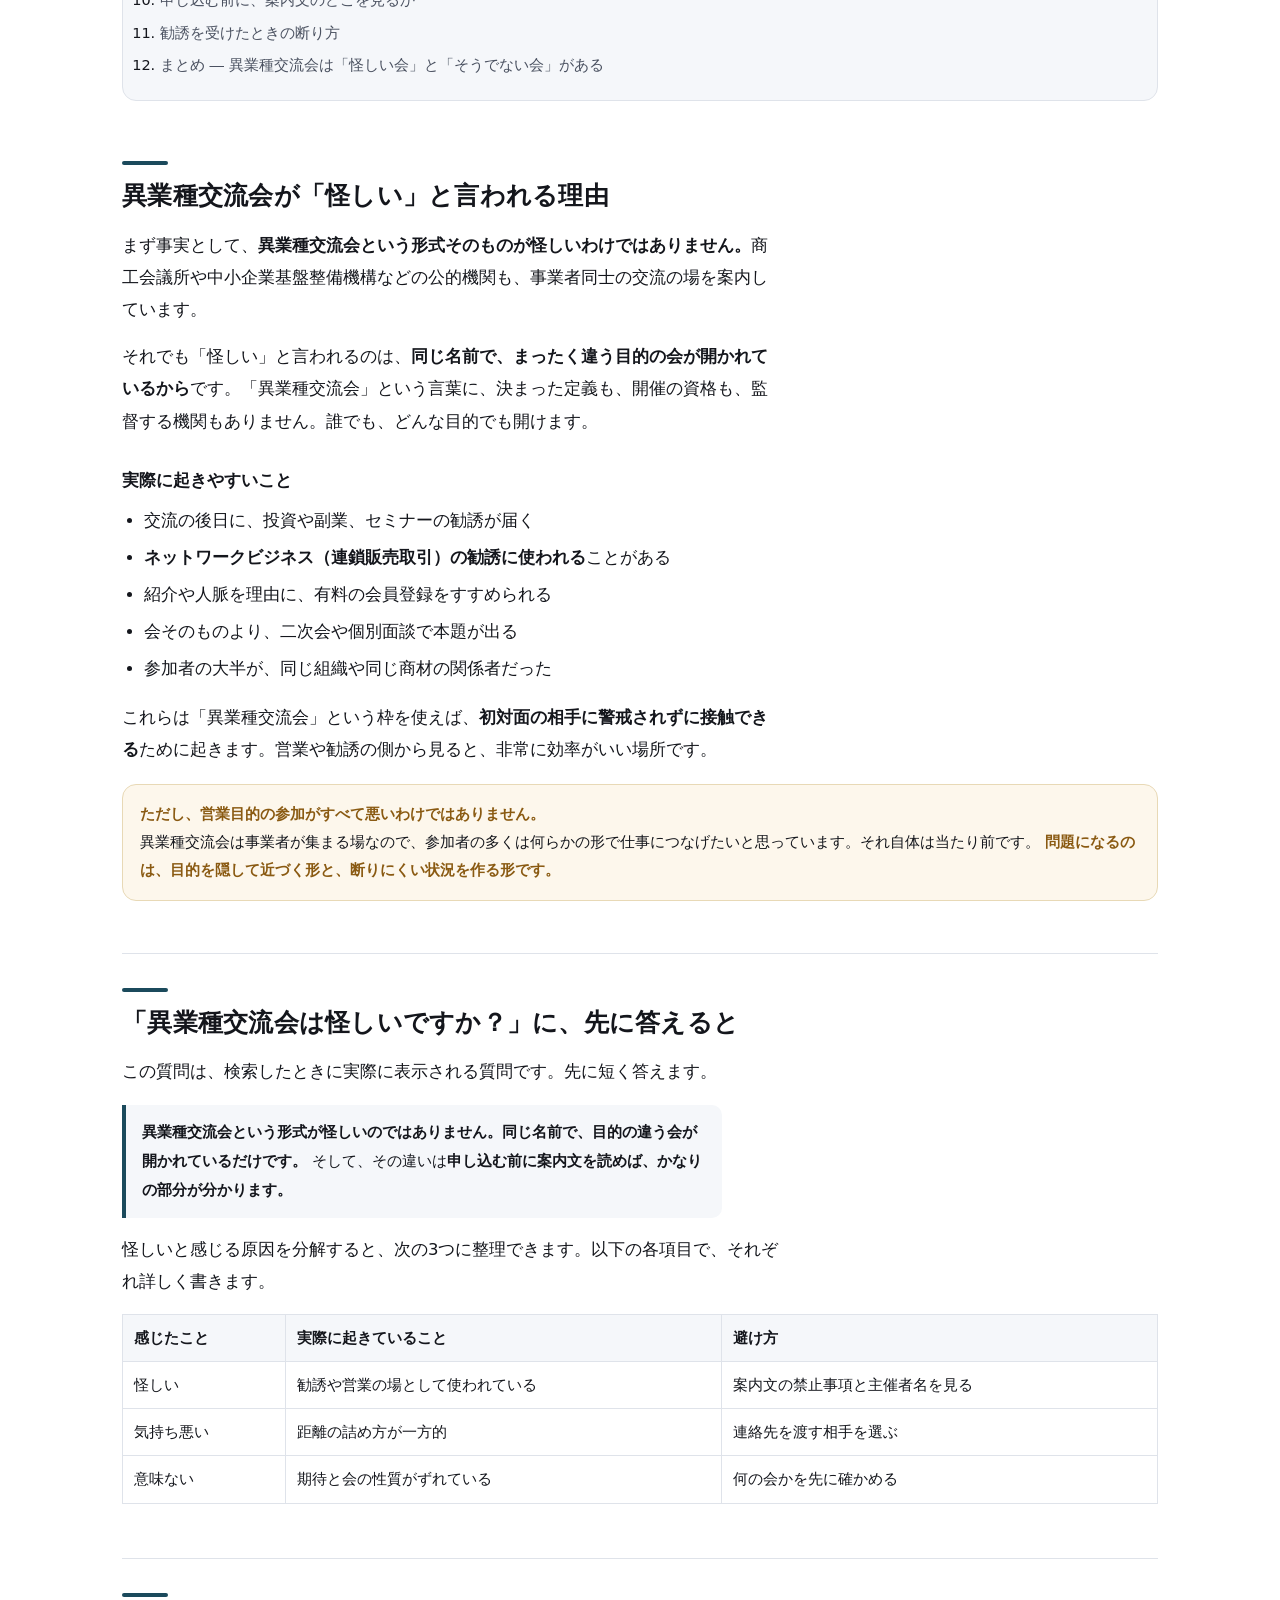
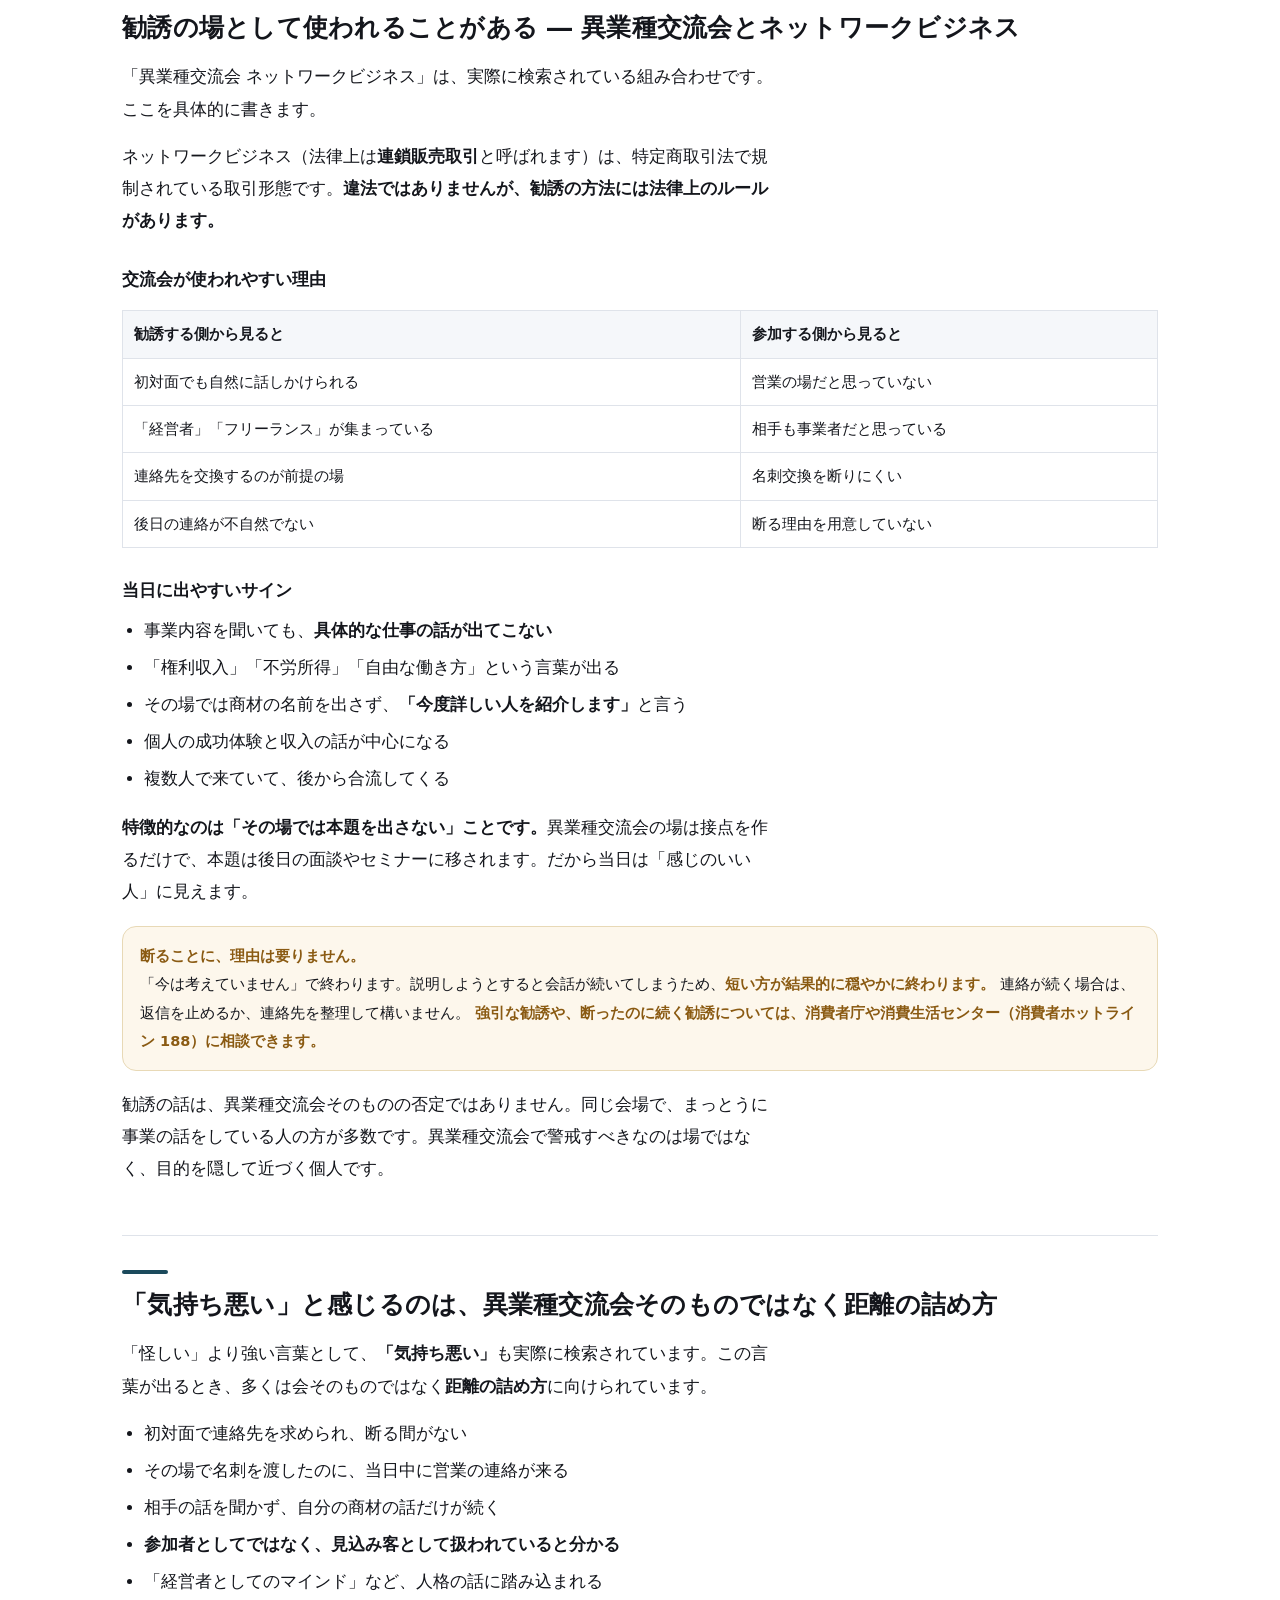
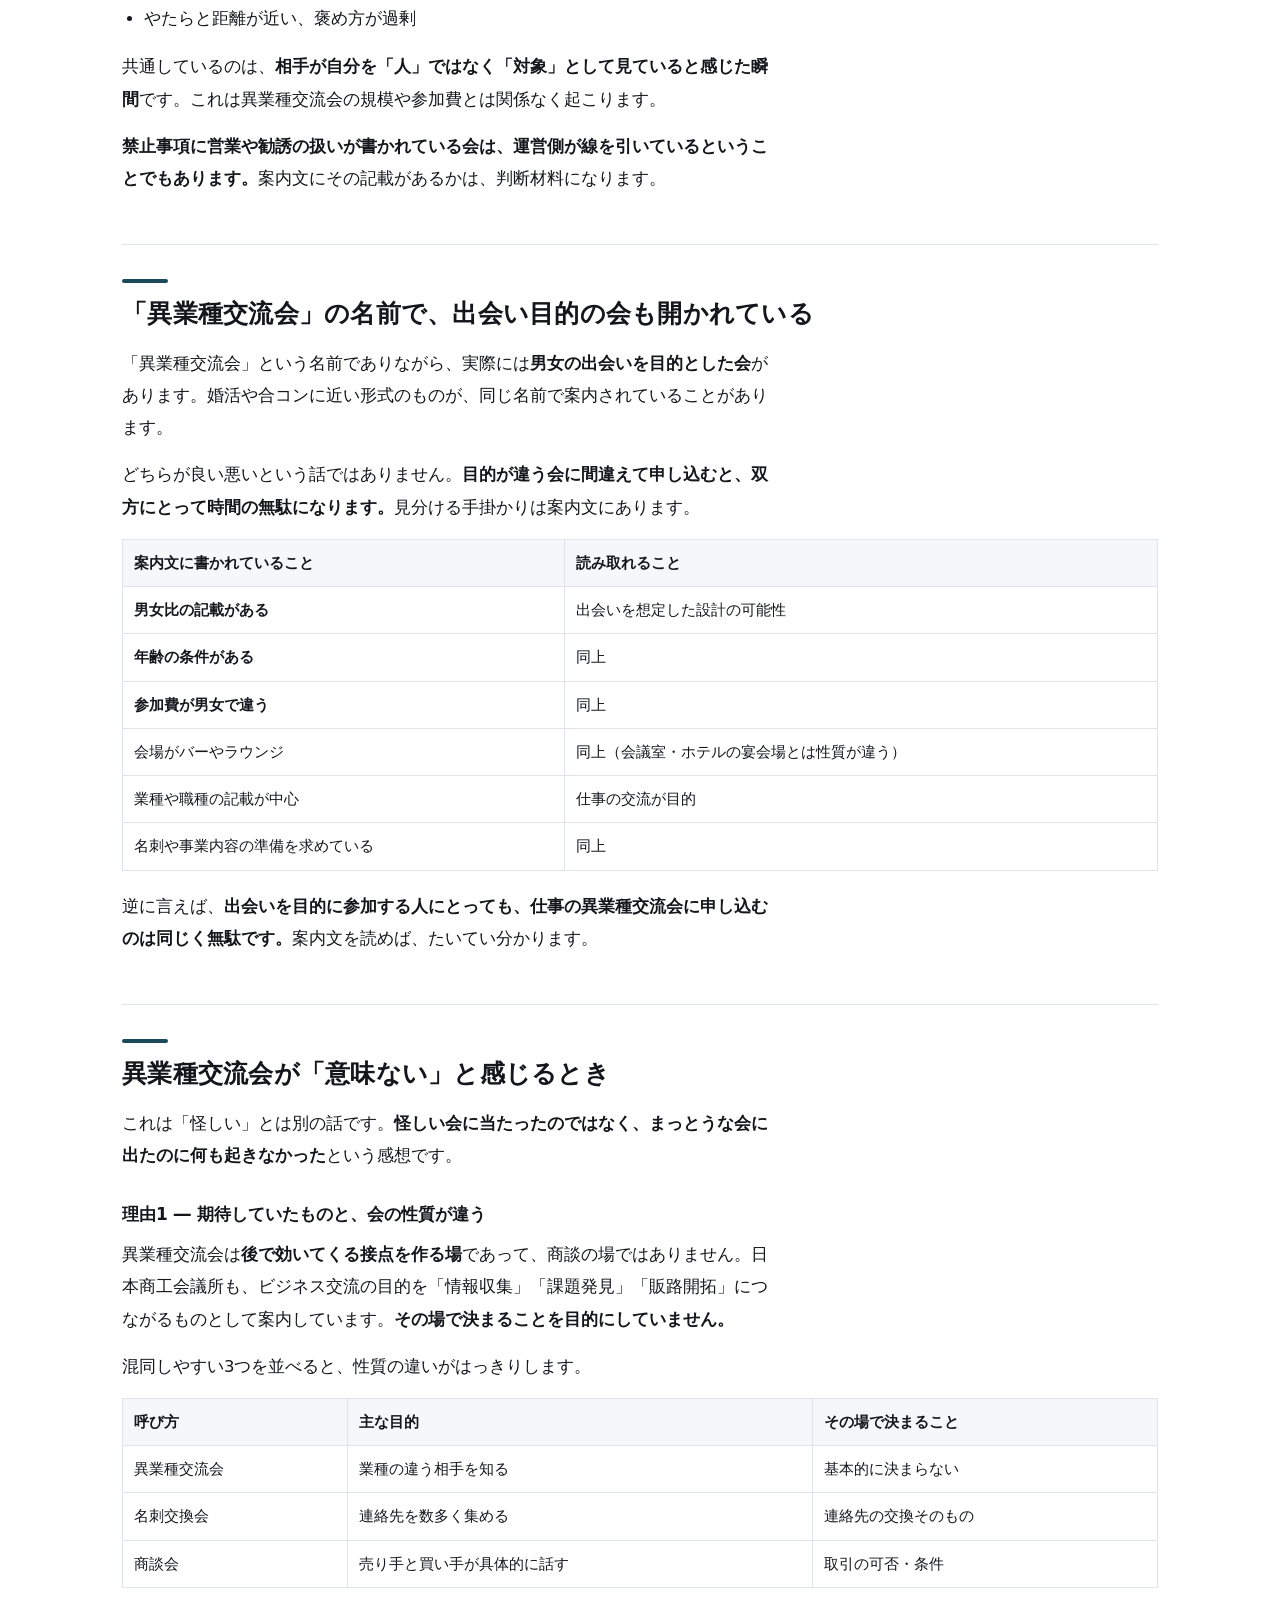
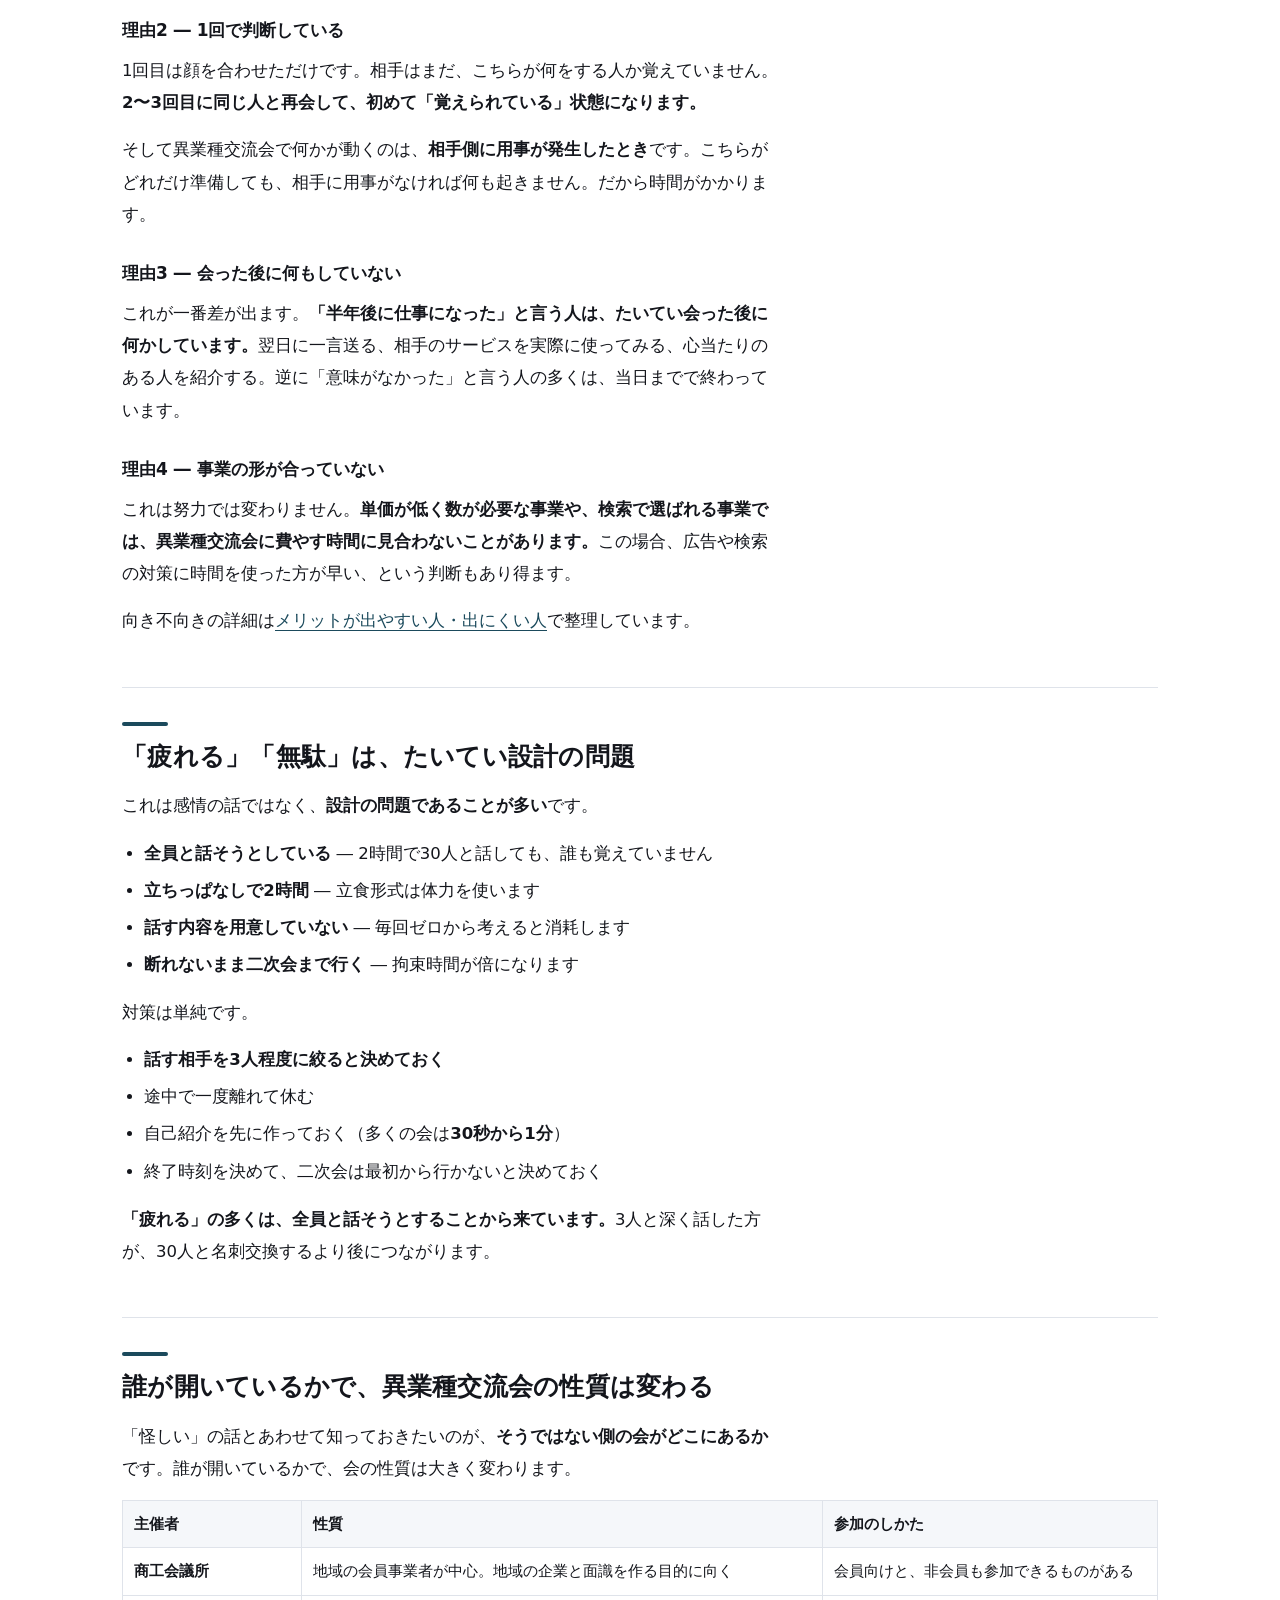
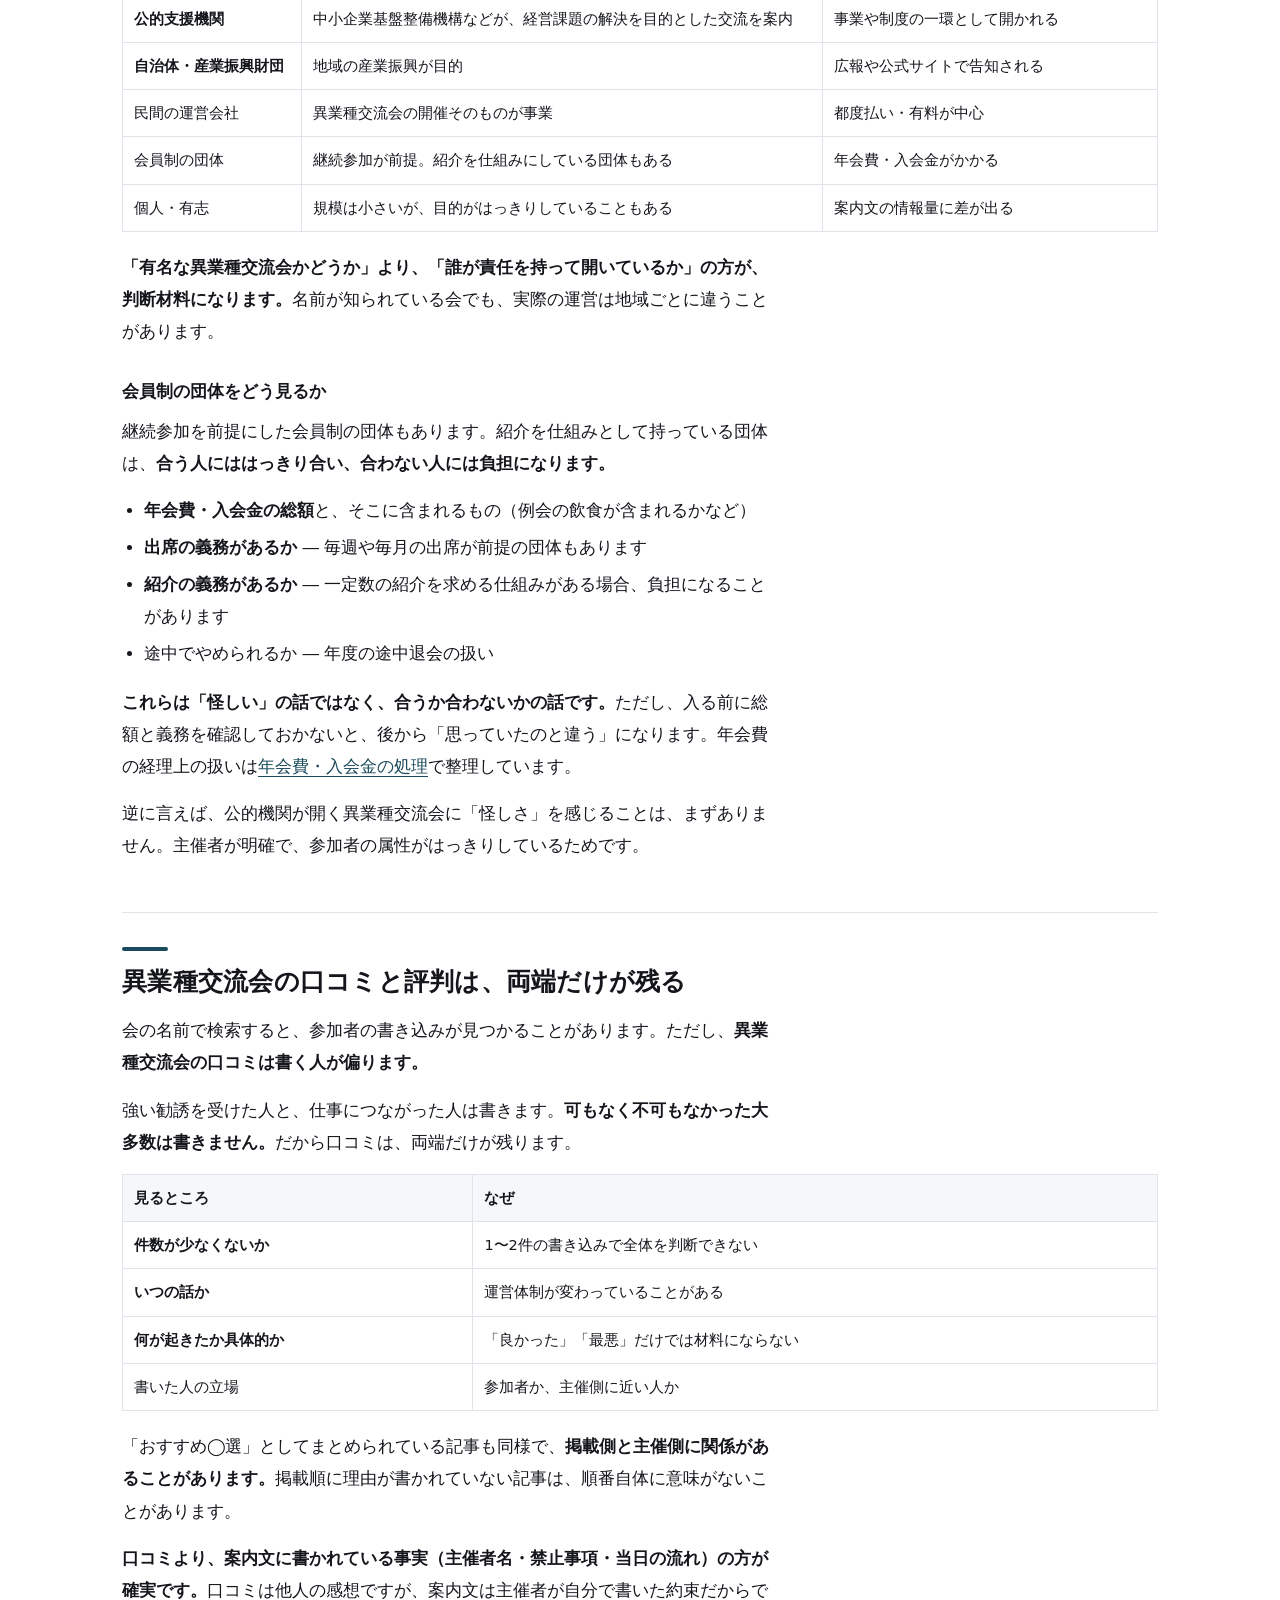
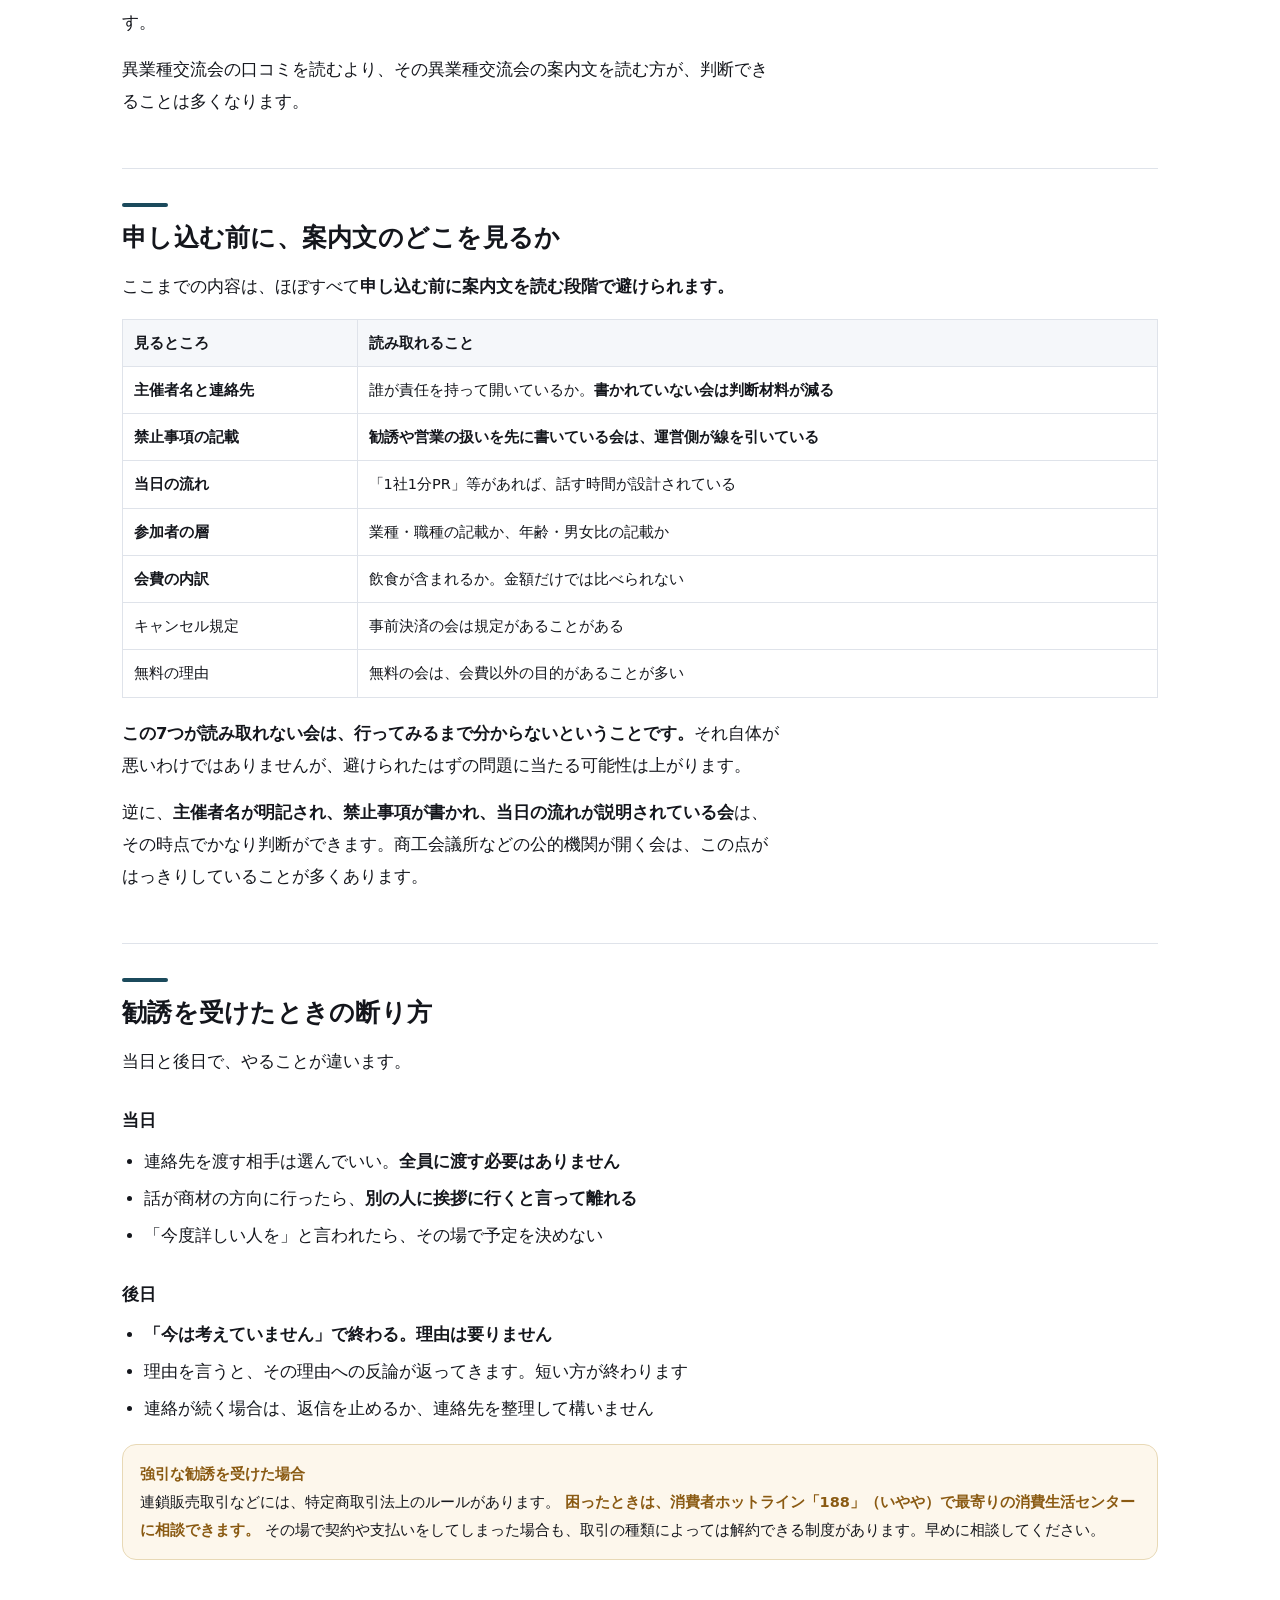
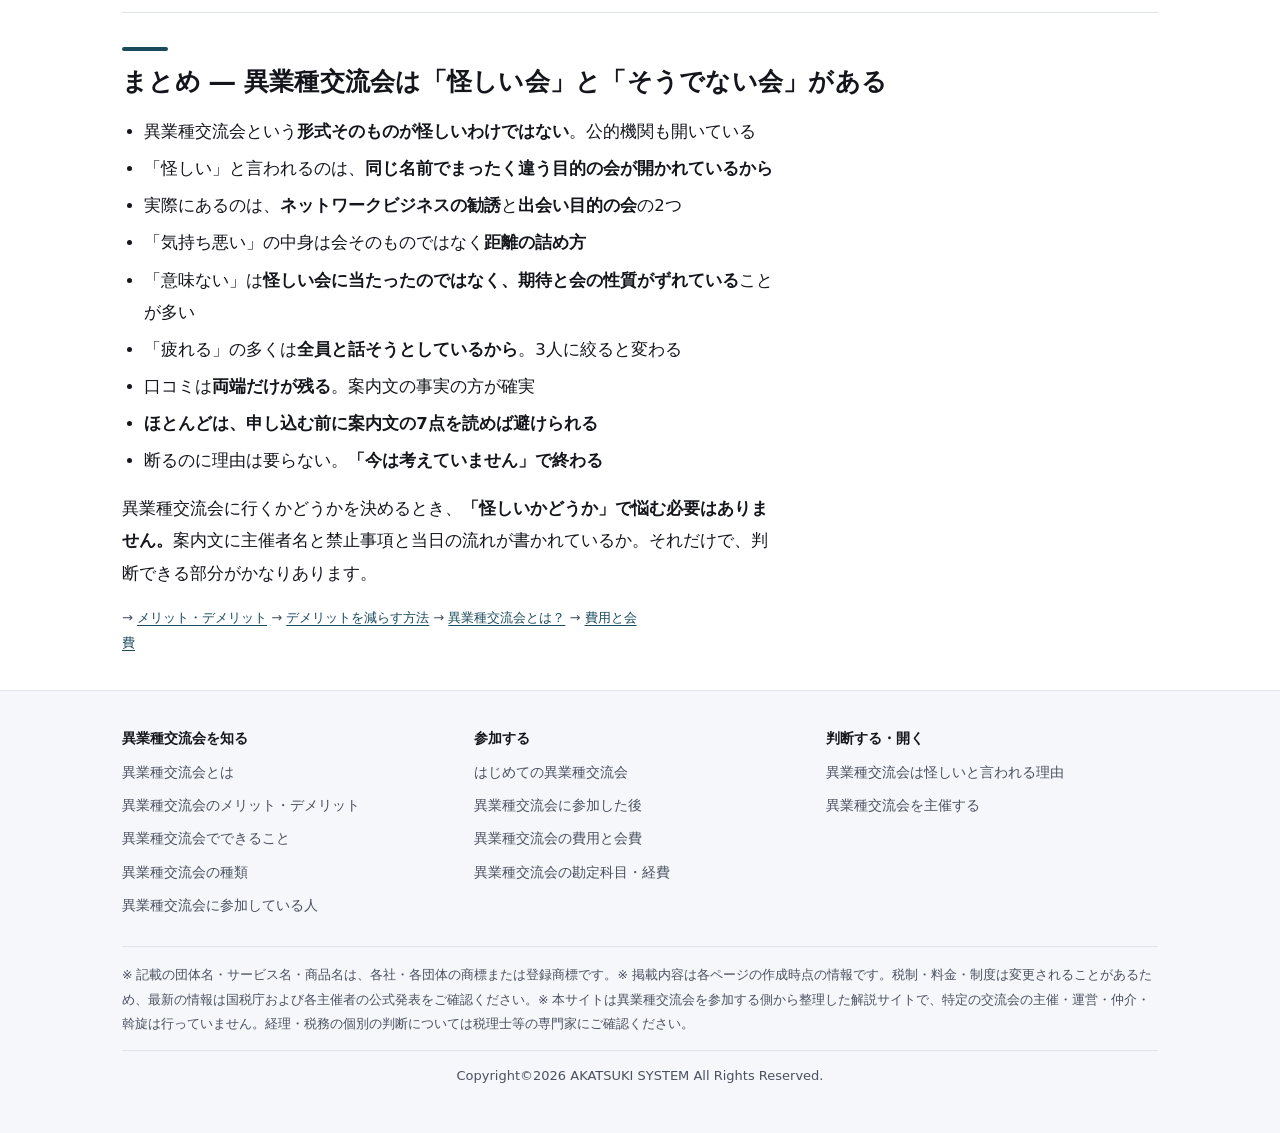
<file: truth/index.html>
<!doctype html>
<html lang="ja">
<head>
<meta charset="utf-8">
<meta property="og:image:type" content="image/jpeg">
<meta property="og:image:secure_url" content="https://koryukai-akatsuki-system.work/img/og-v2/truth.jpg">
<meta name="viewport" content="width=device-width,initial-scale=1">
<title>怪しい・気持ち悪い・意味ない──その言葉の中身を確かめる</title>
<meta name="description" content="ネットワークビジネスや保険の勧誘、出会い目的の会、高額な会員制。実際に起きていることと、そうでない会をどう見分けるか。口コミや評判の読み方まで、批判の中身を一つずつ確かめた記録です">
<link rel="canonical" href="https://koryukai-akatsuki-system.work/truth/">
<link rel="stylesheet" href="../css/base.css?v=5659d0ed">
<link rel="preload" as="image" href="https://koryukai-akatsuki-system.work/img/hero-truth.webp" fetchpriority="high">
<meta name="robots" content="index,follow,max-image-preview:large">
<meta property="og:type" content="article">
<meta property="og:site_name" content="異業種交流会ガイド">
<meta property="og:locale" content="ja_JP">
<meta property="og:title" content="怪しい・気持ち悪い・意味ない──その言葉の中身を確かめる">
<meta property="og:description" content="ネットワークビジネスや保険の勧誘、出会い目的の会、高額な会員制。実際に起きていることと、そうでない会をどう見分けるか。口コミや評判の読み方まで、批判の中身を一つずつ確かめた記録です">
<meta property="og:url" content="https://koryukai-akatsuki-system.work/truth/">
<meta name="twitter:title" content="怪しい・気持ち悪い・意味ない──その言葉の中身を確かめる">
<meta name="twitter:description" content="ネットワークビジネスや保険の勧誘、出会い目的の会、高額な会員制。実際に起きていることと、そうでない会をどう見分けるか。口コミや評判の読み方まで、批判の中身を一つずつ確かめた記録です">
<meta property="og:image" content="https://koryukai-akatsuki-system.work/img/og-v2/truth.jpg">
<meta property="og:image:width" content="1200">
<meta property="og:image:height" content="630">
<meta property="og:image:alt" content="異業種交流会は怪しい？勧誘・口コミ・危険な会の見分け方">
<meta name="twitter:card" content="summary_large_image">
<meta name="twitter:image" content="https://koryukai-akatsuki-system.work/img/og-v2/truth.jpg">
<meta name="twitter:image:alt" content="異業種交流会は怪しい？勧誘・口コミ・危険な会の見分け方">
<link rel="icon" href="/favicon.ico" sizes="48x48">
<link rel="icon" type="image/png" sizes="48x48" href="/favicon-48x48.png">
<link rel="icon" type="image/png" sizes="32x32" href="/favicon-32x32.png">
<link rel="icon" type="image/png" sizes="16x16" href="/favicon-16x16.png">
<link rel="apple-touch-icon" sizes="180x180" href="/apple-touch-icon.png">
<link rel="manifest" href="/site.webmanifest">
<link rel="mask-icon" href="/safari-pinned-tab.svg" color="#1b4a5c">
<meta name="theme-color" content="#1b4a5c">
<script type="application/ld+json">{"@context": "https://schema.org", "@type": "Article", "headline": "異業種交流会が「怪しい」と言われるのは、理由がある", "description": "異業種交流会が「怪しい」「気持ち悪い」「意味ない」「疲れる」と言われる理由を、避けずに整理しました。ネットワークビジネスや保険の勧誘、出会い目的・合コンのような会、高額な会員制の実際、口コミや評判の読み方。そして怪しい会と普通の会を案内文の段階で見分ける方法まで、参加する側から書いています。", "inLanguage": "ja", "dateModified": "2026-08-23", "image": "https://koryukai-akatsuki-system.work/img/hero-truth.webp"}</script>
<script type="application/ld+json">{"@context": "https://schema.org", "@type": "BreadcrumbList", "itemListElement": [{"@type": "ListItem", "position": 1, "name": "異業種交流会とは", "item": "/"}, {"@type": "ListItem", "position": 2, "name": "異業種交流会が「怪しい」と言われるのは、理由がある"}]}</script>
</head>
<body>
<a class="skip" href="#main">本文へ移動</a>

<header class="hd">
  <div class="wrap">
    <a class="logo" href="/">異業種交流会<span>ガイド</span></a>
    <ul class="nav">
      <li><a href="/">異業種交流会とは</a>
        <div class="mega">
          <a href="/merit-demerit/">メリット・デメリット</a>
          <a href="/what/">異業種交流会でできること</a>
          <a href="/types/">異業種交流会の種類</a>
          <a href="/find/">異業種交流会の探し方</a>
        </div>
      </li>
      <li><a href="/first-time/">はじめての方</a></li>
      <li><a href="/after/">参加した後</a></li>
      <li><a href="/cost/">費用と会費</a></li>
      <li><a href="/accounting/">勘定科目・経費</a></li>
      <li><a href="/truth/" aria-current="page">本当のところ</a></li>
      <li><a href="/who/">参加している人</a></li>
      <li><a href="/organize/">主催する</a></li>
    </ul>
  </div>
</header>

<div class="hero">
  <div class="wrap">
    <h1 class="kt">異業種交流会が<span class="kt-add">「怪しい」</span>と言われるのは、<span class="kt-add">理由がある</span></h1>
      <figure class="eyecatch">
        <img src="../img/hero-truth.webp" width="1200" height="630" fetchpriority="high"
             alt="異業種交流会は怪しいのか。気持ち悪い、意味ない、疲れると言われる理由と、勧誘やネットワークビジネスの見分け方">
      </figure>
    <p class="lead">「異業種交流会 怪しい」「気持ち悪い」「意味ない」。これらは実際に検索されている言葉です。感情的な反発ではなく、<b>そう感じる具体的な出来事があります</b>。ここでは、何が起きていて、どこを見れば避けられるのかを、参加する側から整理します。</p>
  </div>
</div>

<main id="main" class="wrap">

  <div class="note">
    <b>なぜこのページがあるか</b><br>
    異業種交流会を開いている側のサイトは、都合の悪いことを書けません。集客が目的だからです。
    <b>当サイトは特定の異業種交流会の主催・運営・仲介をしていません。</b>だから、行かない方がいい場合も含めて書きます。
  </div>

  <nav class="toc">
    <h2>このページの内容</h2>
    <ol>
      <li><a href="#kotae">「異業種交流会は怪しいですか？」に、先に答えると</a></li>
      <li><a href="#ayashii">異業種交流会が「怪しい」と言われる理由</a></li>
      <li><a href="#network">勧誘の場として使われることがある ― 異業種交流会とネットワークビジネス</a></li>
      <li><a href="#kimochiwarui">「気持ち悪い」と感じるのは、異業種交流異業種交流異業種交流会そのものではなく距離の詰め方</a></li>
      <li><a href="#deai">「異業種交流会」の名前で、出会い目的の会も開かれている</a></li>
      <li><a href="#imi-nai">異業種交流会が「意味ない」と感じるとき</a></li>
      <li><a href="#tsukareru">「疲れる」「無駄」は、たいてい設計の問題</a></li>
      <li><a href="#yumei">誰が開いているかで、異業種交流会の性質は変わる</a></li>
      <li><a href="#kuchikomi">異業種交流会の口コミと評判は、両端だけが残る</a></li>
      <li><a href="#mikiwame">申し込む前に、案内文のどこを見るか</a></li>
      <li><a href="#kotowaru">勧誘を受けたときの断り方</a></li>
      <li><a href="#matome">まとめ ― 異業種交流会は「怪しい会」と「そうでない会」がある</a></li>
    </ol>
  </nav>

  <section id="ayashii">
    <h2>異業種交流会が「怪しい」と言われる理由</h2>
    <p>まず事実として、<b>異業種交流会という形式そのものが怪しいわけではありません。</b>商工会議所や中小企業基盤整備機構などの公的機関も、事業者同士の交流の場を案内しています。</p>
    <p>それでも「怪しい」と言われるのは、<b>同じ名前で、まったく違う目的の会が開かれているから</b>です。「異業種交流会」という言葉に、決まった定義も、開催の資格も、監督する機関もありません。誰でも、どんな目的でも開けます。</p>

    <h3>実際に起きやすいこと</h3>
    <ul>
      <li>交流の後日に、投資や副業、セミナーの勧誘が届く</li>
      <li><b>ネットワークビジネス（連鎖販売取引）の勧誘に使われる</b>ことがある</li>
      <li>紹介や人脈を理由に、有料の会員登録をすすめられる</li>
      <li>会そのものより、二次会や個別面談で本題が出る</li>
      <li>参加者の大半が、同じ組織や同じ商材の関係者だった</li>
    </ul>
    <p>これらは「異業種交流会」という枠を使えば、<b>初対面の相手に警戒されずに接触できる</b>ために起きます。営業や勧誘の側から見ると、非常に効率がいい場所です。</p>

    <div class="note warn">
      <b>ただし、営業目的の参加がすべて悪いわけではありません。</b><br>
      異業種交流会は事業者が集まる場なので、参加者の多くは何らかの形で仕事につなげたいと思っています。それ自体は当たり前です。
      <b>問題になるのは、目的を隠して近づく形と、断りにくい状況を作る形です。</b>
    </div>
  </section>

  <section id="kotae">
    <h2>「異業種交流会は怪しいですか？」に、先に答えると</h2>
    <p>この質問は、検索したときに実際に表示される質問です。先に短く答えます。</p>
    <blockquote>
      <b>異業種交流会という形式が怪しいのではありません。同じ名前で、目的の違う会が開かれているだけです。</b>
      そして、その違いは<b>申し込む前に案内文を読めば、かなりの部分が分かります。</b>
    </blockquote>
    <p>怪しいと感じる原因を分解すると、次の3つに整理できます。以下の各項目で、それぞれ詳しく書きます。</p>
    <table>
      <thead><tr><th>感じたこと</th><th>実際に起きていること</th><th>避け方</th></tr></thead>
      <tbody>
        <tr><td>怪しい</td><td>勧誘や営業の場として使われている</td><td>案内文の禁止事項と主催者名を見る</td></tr>
        <tr><td>気持ち悪い</td><td>距離の詰め方が一方的</td><td>連絡先を渡す相手を選ぶ</td></tr>
        <tr><td>意味ない</td><td>期待と会の性質がずれている</td><td>何の会かを先に確かめる</td></tr>
      </tbody>
    </table>
  </section>

  <section id="network">
    <h2>勧誘の場として使われることがある ― 異業種交流会とネットワークビジネス</h2>
    <p>「異業種交流会 ネットワークビジネス」は、実際に検索されている組み合わせです。ここを具体的に書きます。</p>
    <p>ネットワークビジネス（法律上は<b>連鎖販売取引</b>と呼ばれます）は、特定商取引法で規制されている取引形態です。<b>違法ではありませんが、勧誘の方法には法律上のルールがあります。</b></p>

    <h3>交流会が使われやすい理由</h3>
    <table>
      <thead><tr><th>勧誘する側から見ると</th><th>参加する側から見ると</th></tr></thead>
      <tbody>
        <tr><td>初対面でも自然に話しかけられる</td><td>営業の場だと思っていない</td></tr>
        <tr><td>「経営者」「フリーランス」が集まっている</td><td>相手も事業者だと思っている</td></tr>
        <tr><td>連絡先を交換するのが前提の場</td><td>名刺交換を断りにくい</td></tr>
        <tr><td>後日の連絡が不自然でない</td><td>断る理由を用意していない</td></tr>
      </tbody>
    </table>

    <h3>当日に出やすいサイン</h3>
    <ul>
      <li>事業内容を聞いても、<b>具体的な仕事の話が出てこない</b></li>
      <li>「権利収入」「不労所得」「自由な働き方」という言葉が出る</li>
      <li>その場では商材の名前を出さず、<b>「今度詳しい人を紹介します」</b>と言う</li>
      <li>個人の成功体験と収入の話が中心になる</li>
      <li>複数人で来ていて、後から合流してくる</li>
    </ul>
    <p><b>特徴的なのは「その場では本題を出さない」ことです。</b>異業種交流会の場は接点を作るだけで、本題は後日の面談やセミナーに移されます。だから当日は「感じのいい人」に見えます。</p>

    <div class="note warn">
      <b>断ることに、理由は要りません。</b><br>
      「今は考えていません」で終わります。説明しようとすると会話が続いてしまうため、<b>短い方が結果的に穏やかに終わります。</b>
      連絡が続く場合は、返信を止めるか、連絡先を整理して構いません。
      <b>強引な勧誘や、断ったのに続く勧誘については、消費者庁や消費生活センター（消費者ホットライン 188）に相談できます。</b>
    </div>
    <p>勧誘の話は、異業種交流会そのものの否定ではありません。同じ会場で、まっとうに事業の話をしている人の方が多数です。異業種交流会で警戒すべきなのは場ではなく、目的を隠して近づく個人です。</p>
  </section>

  <section id="kimochiwarui">
    <h2>「気持ち悪い」と感じるのは、異業種交流会そのものではなく距離の詰め方</h2>
    <p>「怪しい」より強い言葉として、<b>「気持ち悪い」</b>も実際に検索されています。この言葉が出るとき、多くは会そのものではなく<b>距離の詰め方</b>に向けられています。</p>
    <ul>
      <li>初対面で連絡先を求められ、断る間がない</li>
      <li>その場で名刺を渡したのに、当日中に営業の連絡が来る</li>
      <li>相手の話を聞かず、自分の商材の話だけが続く</li>
      <li><b>参加者としてではなく、見込み客として扱われていると分かる</b></li>
      <li>「経営者としてのマインド」など、人格の話に踏み込まれる</li>
      <li>やたらと距離が近い、褒め方が過剰</li>
    </ul>
    <p>共通しているのは、<b>相手が自分を「人」ではなく「対象」として見ていると感じた瞬間</b>です。これは異業種交流会の規模や参加費とは関係なく起こります。</p>
    <p><b>禁止事項に営業や勧誘の扱いが書かれている会は、運営側が線を引いているということでもあります。</b>案内文にその記載があるかは、判断材料になります。</p>
  </section>

  <section id="deai">
    <h2>「異業種交流会」の名前で、出会い目的の会も開かれている</h2>
    <p>「異業種交流会」という名前でありながら、実際には<b>男女の出会いを目的とした会</b>があります。婚活や合コンに近い形式のものが、同じ名前で案内されていることがあります。</p>
    <p>どちらが良い悪いという話ではありません。<b>目的が違う会に間違えて申し込むと、双方にとって時間の無駄になります。</b>見分ける手掛かりは案内文にあります。</p>
    <table>
      <thead><tr><th>案内文に書かれていること</th><th>読み取れること</th></tr></thead>
      <tbody>
        <tr><td><b>男女比の記載がある</b></td><td>出会いを想定した設計の可能性</td></tr>
        <tr><td><b>年齢の条件がある</b></td><td>同上</td></tr>
        <tr><td><b>参加費が男女で違う</b></td><td>同上</td></tr>
        <tr><td>会場がバーやラウンジ</td><td>同上（会議室・ホテルの宴会場とは性質が違う）</td></tr>
        <tr><td>業種や職種の記載が中心</td><td>仕事の交流が目的</td></tr>
        <tr><td>名刺や事業内容の準備を求めている</td><td>同上</td></tr>
      </tbody>
    </table>
    <p>逆に言えば、<b>出会いを目的に参加する人にとっても、仕事の異業種交流会に申し込むのは同じく無駄です。</b>案内文を読めば、たいてい分かります。</p>
  </section>

  <section id="imi-nai">
    <h2>異業種交流会が「意味ない」と感じるとき</h2>
    <p>これは「怪しい」とは別の話です。<b>怪しい会に当たったのではなく、まっとうな会に出たのに何も起きなかった</b>という感想です。</p>

    <h3>理由1 ― 期待していたものと、会の性質が違う</h3>
    <p>異業種交流会は<b>後で効いてくる接点を作る場</b>であって、商談の場ではありません。日本商工会議所も、ビジネス交流の目的を「情報収集」「課題発見」「販路開拓」につながるものとして案内しています。<b>その場で決まることを目的にしていません。</b></p>
    <p>混同しやすい3つを並べると、性質の違いがはっきりします。</p>
    <table>
      <thead><tr><th>呼び方</th><th>主な目的</th><th>その場で決まること</th></tr></thead>
      <tbody>
        <tr><td>異業種交流会</td><td>業種の違う相手を知る</td><td>基本的に決まらない</td></tr>
        <tr><td>名刺交換会</td><td>連絡先を数多く集める</td><td>連絡先の交換そのもの</td></tr>
        <tr><td>商談会</td><td>売り手と買い手が具体的に話す</td><td>取引の可否・条件</td></tr>
      </tbody>
    </table>

    <h3>理由2 ― 1回で判断している</h3>
    <p>1回目は顔を合わせただけです。相手はまだ、こちらが何をする人か覚えていません。<b>2〜3回目に同じ人と再会して、初めて「覚えられている」状態になります。</b></p>
    <p>そして異業種交流会で何かが動くのは、<b>相手側に用事が発生したとき</b>です。こちらがどれだけ準備しても、相手に用事がなければ何も起きません。だから時間がかかります。</p>

    <h3>理由3 ― 会った後に何もしていない</h3>
    <p>これが一番差が出ます。<b>「半年後に仕事になった」と言う人は、たいてい会った後に何かしています。</b>翌日に一言送る、相手のサービスを実際に使ってみる、心当たりのある人を紹介する。逆に「意味がなかった」と言う人の多くは、当日までで終わっています。</p>

    <h3>理由4 ― 事業の形が合っていない</h3>
    <p>これは努力では変わりません。<b>単価が低く数が必要な事業や、検索で選ばれる事業では、異業種交流会に費やす時間に見合わないことがあります。</b>この場合、広告や検索の対策に時間を使った方が早い、という判断もあり得ます。</p>
    <p>向き不向きの詳細は<a href="/merit-demerit/#hito">メリットが出やすい人・出にくい人</a>で整理しています。</p>
  </section>

  <section id="tsukareru">
    <h2>「疲れる」「無駄」は、たいてい設計の問題</h2>
    <p>これは感情の話ではなく、<b>設計の問題であることが多い</b>です。</p>
    <ul>
      <li><b>全員と話そうとしている</b> ― 2時間で30人と話しても、誰も覚えていません</li>
      <li><b>立ちっぱなしで2時間</b> ― 立食形式は体力を使います</li>
      <li><b>話す内容を用意していない</b> ― 毎回ゼロから考えると消耗します</li>
      <li><b>断れないまま二次会まで行く</b> ― 拘束時間が倍になります</li>
    </ul>
    <p>対策は単純です。</p>
    <ul>
      <li><b>話す相手を3人程度に絞ると決めておく</b></li>
      <li>途中で一度離れて休む</li>
      <li>自己紹介を先に作っておく（多くの会は<b>30秒から1分</b>）</li>
      <li>終了時刻を決めて、二次会は最初から行かないと決めておく</li>
    </ul>
    <p><b>「疲れる」の多くは、全員と話そうとすることから来ています。</b>3人と深く話した方が、30人と名刺交換するより後につながります。</p>
  </section>

  <section id="yumei">
    <h2>誰が開いているかで、異業種交流会の性質は変わる</h2>
    <p>「怪しい」の話とあわせて知っておきたいのが、<b>そうではない側の会がどこにあるか</b>です。誰が開いているかで、会の性質は大きく変わります。</p>
    <table>
      <thead><tr><th>主催者</th><th>性質</th><th>参加のしかた</th></tr></thead>
      <tbody>
        <tr><td><b>商工会議所</b></td><td>地域の会員事業者が中心。地域の企業と面識を作る目的に向く</td><td>会員向けと、非会員も参加できるものがある</td></tr>
        <tr><td><b>公的支援機関</b></td><td>中小企業基盤整備機構などが、経営課題の解決を目的とした交流を案内</td><td>事業や制度の一環として開かれる</td></tr>
        <tr><td><b>自治体・産業振興財団</b></td><td>地域の産業振興が目的</td><td>広報や公式サイトで告知される</td></tr>
        <tr><td>民間の運営会社</td><td>異業種交流会の開催そのものが事業</td><td>都度払い・有料が中心</td></tr>
        <tr><td>会員制の団体</td><td>継続参加が前提。紹介を仕組みにしている団体もある</td><td>年会費・入会金がかかる</td></tr>
        <tr><td>個人・有志</td><td>規模は小さいが、目的がはっきりしていることもある</td><td>案内文の情報量に差が出る</td></tr>
      </tbody>
    </table>
    <p><b>「有名な異業種交流会かどうか」より、「誰が責任を持って開いているか」の方が、判断材料になります。</b>名前が知られている会でも、実際の運営は地域ごとに違うことがあります。</p>

    <h3>会員制の団体をどう見るか</h3>
    <p>継続参加を前提にした会員制の団体もあります。紹介を仕組みとして持っている団体は、<b>合う人にははっきり合い、合わない人には負担になります。</b></p>
    <ul>
      <li><b>年会費・入会金の総額</b>と、そこに含まれるもの（例会の飲食が含まれるかなど）</li>
      <li><b>出席の義務があるか</b> ― 毎週や毎月の出席が前提の団体もあります</li>
      <li><b>紹介の義務があるか</b> ― 一定数の紹介を求める仕組みがある場合、負担になることがあります</li>
      <li>途中でやめられるか ― 年度の途中退会の扱い</li>
    </ul>
    <p><b>これらは「怪しい」の話ではなく、合うか合わないかの話です。</b>ただし、入る前に総額と義務を確認しておかないと、後から「思っていたのと違う」になります。年会費の経理上の扱いは<a href="/accounting/#nenkaihi">年会費・入会金の処理</a>で整理しています。</p>
    <p>逆に言えば、公的機関が開く異業種交流会に「怪しさ」を感じることは、まずありません。主催者が明確で、参加者の属性がはっきりしているためです。</p>
  </section>

  <section id="kuchikomi">
    <h2>異業種交流会の口コミと評判は、両端だけが残る</h2>
    <p>会の名前で検索すると、参加者の書き込みが見つかることがあります。ただし、<b>異業種交流会の口コミは書く人が偏ります。</b></p>
    <p>強い勧誘を受けた人と、仕事につながった人は書きます。<b>可もなく不可もなかった大多数は書きません。</b>だから口コミは、両端だけが残ります。</p>
    <table>
      <thead><tr><th>見るところ</th><th>なぜ</th></tr></thead>
      <tbody>
        <tr><td><b>件数が少なくないか</b></td><td>1〜2件の書き込みで全体を判断できない</td></tr>
        <tr><td><b>いつの話か</b></td><td>運営体制が変わっていることがある</td></tr>
        <tr><td><b>何が起きたか具体的か</b></td><td>「良かった」「最悪」だけでは材料にならない</td></tr>
        <tr><td>書いた人の立場</td><td>参加者か、主催側に近い人か</td></tr>
      </tbody>
    </table>
    <p>「おすすめ◯選」としてまとめられている記事も同様で、<b>掲載側と主催側に関係があることがあります。</b>掲載順に理由が書かれていない記事は、順番自体に意味がないことがあります。</p>
    <p><b>口コミより、案内文に書かれている事実（主催者名・禁止事項・当日の流れ）の方が確実です。</b>口コミは他人の感想ですが、案内文は主催者が自分で書いた約束だからです。</p>
    <p>異業種交流会の口コミを読むより、その異業種交流会の案内文を読む方が、判断できることは多くなります。</p>
  </section>

  <section id="mikiwame">
    <h2>申し込む前に、案内文のどこを見るか</h2>
    <p>ここまでの内容は、ほぼすべて<b>申し込む前に案内文を読む段階で避けられます。</b></p>
    <table>
      <thead><tr><th>見るところ</th><th>読み取れること</th></tr></thead>
      <tbody>
        <tr><td><b>主催者名と連絡先</b></td><td>誰が責任を持って開いているか。<b>書かれていない会は判断材料が減る</b></td></tr>
        <tr><td><b>禁止事項の記載</b></td><td><b>勧誘や営業の扱いを先に書いている会は、運営側が線を引いている</b></td></tr>
        <tr><td><b>当日の流れ</b></td><td>「1社1分PR」等があれば、話す時間が設計されている</td></tr>
        <tr><td><b>参加者の層</b></td><td>業種・職種の記載か、年齢・男女比の記載か</td></tr>
        <tr><td><b>会費の内訳</b></td><td>飲食が含まれるか。金額だけでは比べられない</td></tr>
        <tr><td>キャンセル規定</td><td>事前決済の会は規定があることがある</td></tr>
        <tr><td>無料の理由</td><td>無料の会は、会費以外の目的があることが多い</td></tr>
      </tbody>
    </table>
    <p><b>この7つが読み取れない会は、行ってみるまで分からないということです。</b>それ自体が悪いわけではありませんが、避けられたはずの問題に当たる可能性は上がります。</p>
    <p>逆に、<b>主催者名が明記され、禁止事項が書かれ、当日の流れが説明されている会</b>は、その時点でかなり判断ができます。商工会議所などの公的機関が開く会は、この点がはっきりしていることが多くあります。</p>
  </section>

  <section id="kotowaru">
    <h2>勧誘を受けたときの断り方</h2>
    <p>当日と後日で、やることが違います。</p>
    <h3>当日</h3>
    <ul>
      <li>連絡先を渡す相手は選んでいい。<b>全員に渡す必要はありません</b></li>
      <li>話が商材の方向に行ったら、<b>別の人に挨拶に行くと言って離れる</b></li>
      <li>「今度詳しい人を」と言われたら、その場で予定を決めない</li>
    </ul>
    <h3>後日</h3>
    <ul>
      <li><b>「今は考えていません」で終わる。理由は要りません</b></li>
      <li>理由を言うと、その理由への反論が返ってきます。短い方が終わります</li>
      <li>連絡が続く場合は、返信を止めるか、連絡先を整理して構いません</li>
    </ul>
    <div class="note warn">
      <b>強引な勧誘を受けた場合</b><br>
      連鎖販売取引などには、特定商取引法上のルールがあります。
      <b>困ったときは、消費者ホットライン「188」（いやや）で最寄りの消費生活センターに相談できます。</b>
      その場で契約や支払いをしてしまった場合も、取引の種類によっては解約できる制度があります。早めに相談してください。
    </div>
  </section>

  <section id="matome">
    <h2>まとめ ― 異業種交流会は「怪しい会」と「そうでない会」がある</h2>
    <ul>
      <li>異業種交流会という<b>形式そのものが怪しいわけではない</b>。公的機関も開いている</li>
      <li>「怪しい」と言われるのは、<b>同じ名前でまったく違う目的の会が開かれているから</b></li>
      <li>実際にあるのは、<b>ネットワークビジネスの勧誘</b>と<b>出会い目的の会</b>の2つ</li>
      <li>「気持ち悪い」の中身は会そのものではなく<b>距離の詰め方</b></li>
      <li>「意味ない」は<b>怪しい会に当たったのではなく、期待と会の性質がずれている</b>ことが多い</li>
      <li>「疲れる」の多くは<b>全員と話そうとしているから</b>。3人に絞ると変わる</li>
      <li>口コミは<b>両端だけが残る</b>。案内文の事実の方が確実</li>
      <li><b>ほとんどは、申し込む前に案内文の7点を読めば避けられる</b></li>
      <li>断るのに理由は要らない。<b>「今は考えていません」で終わる</b></li>
    </ul>
    <p>異業種交流会に行くかどうかを決めるとき、<b>「怪しいかどうか」で悩む必要はありません。</b>案内文に主催者名と禁止事項と当日の流れが書かれているか。それだけで、判断できる部分がかなりあります。</p>
    <p class="src">
      → <a href="/merit-demerit/">メリット・デメリット</a>
      → <a href="/merit-demerit/#herasu">デメリットを減らす方法</a>
      → <a href="/">異業種交流会とは？</a>
      → <a href="/cost/">費用と会費</a>
    </p>
  </section>

</main>

<footer class="ft">
  <div class="wrap">
    <div class="cols">
      <div>
        <b>異業種交流会を知る</b>
        <a href="/">異業種交流会とは</a>
        <a href="/merit-demerit/">異業種交流会のメリット・デメリット</a>
        <a href="/what/">異業種交流会でできること</a>
        <a href="/types/">異業種交流会の種類</a>
        <a href="/who/">異業種交流会に参加している人</a>
      </div>
      <div>
        <b>参加する</b>
        <a href="/first-time/">はじめての異業種交流会</a>
        <a href="/after/">異業種交流会に参加した後</a>
        <a href="/cost/">異業種交流会の費用と会費</a>
        <a href="/accounting/">異業種交流会の勘定科目・経費</a>
      </div>
      <div>
        <b>判断する・開く</b>
        <a href="/truth/">異業種交流会は怪しいと言われる理由</a>
        <a href="/organize/">異業種交流会を主催する</a>
      </div>
    </div>
    <div class="btm" aria-label="商標・情報・運営に関する注記">
      <p>※ 記載の団体名・サービス名・商品名は、各社・各団体の商標または登録商標です。※ 掲載内容は各ページの作成時点の情報です。税制・料金・制度は変更されることがあるため、最新の情報は国税庁および各主催者の公式発表をご確認ください。※ 本サイトは異業種交流会を参加する側から整理した解説サイトで、特定の交流会の主催・運営・仲介・斡旋は行っていません。経理・税務の個別の判断については税理士等の専門家にご確認ください。</p>
    </div>
    <div class="fine"><span>Copyright©2026 AKATSUKI SYSTEM All Rights Reserved.</span></div>
  </div>
</footer>

</body>
</html>
</file>
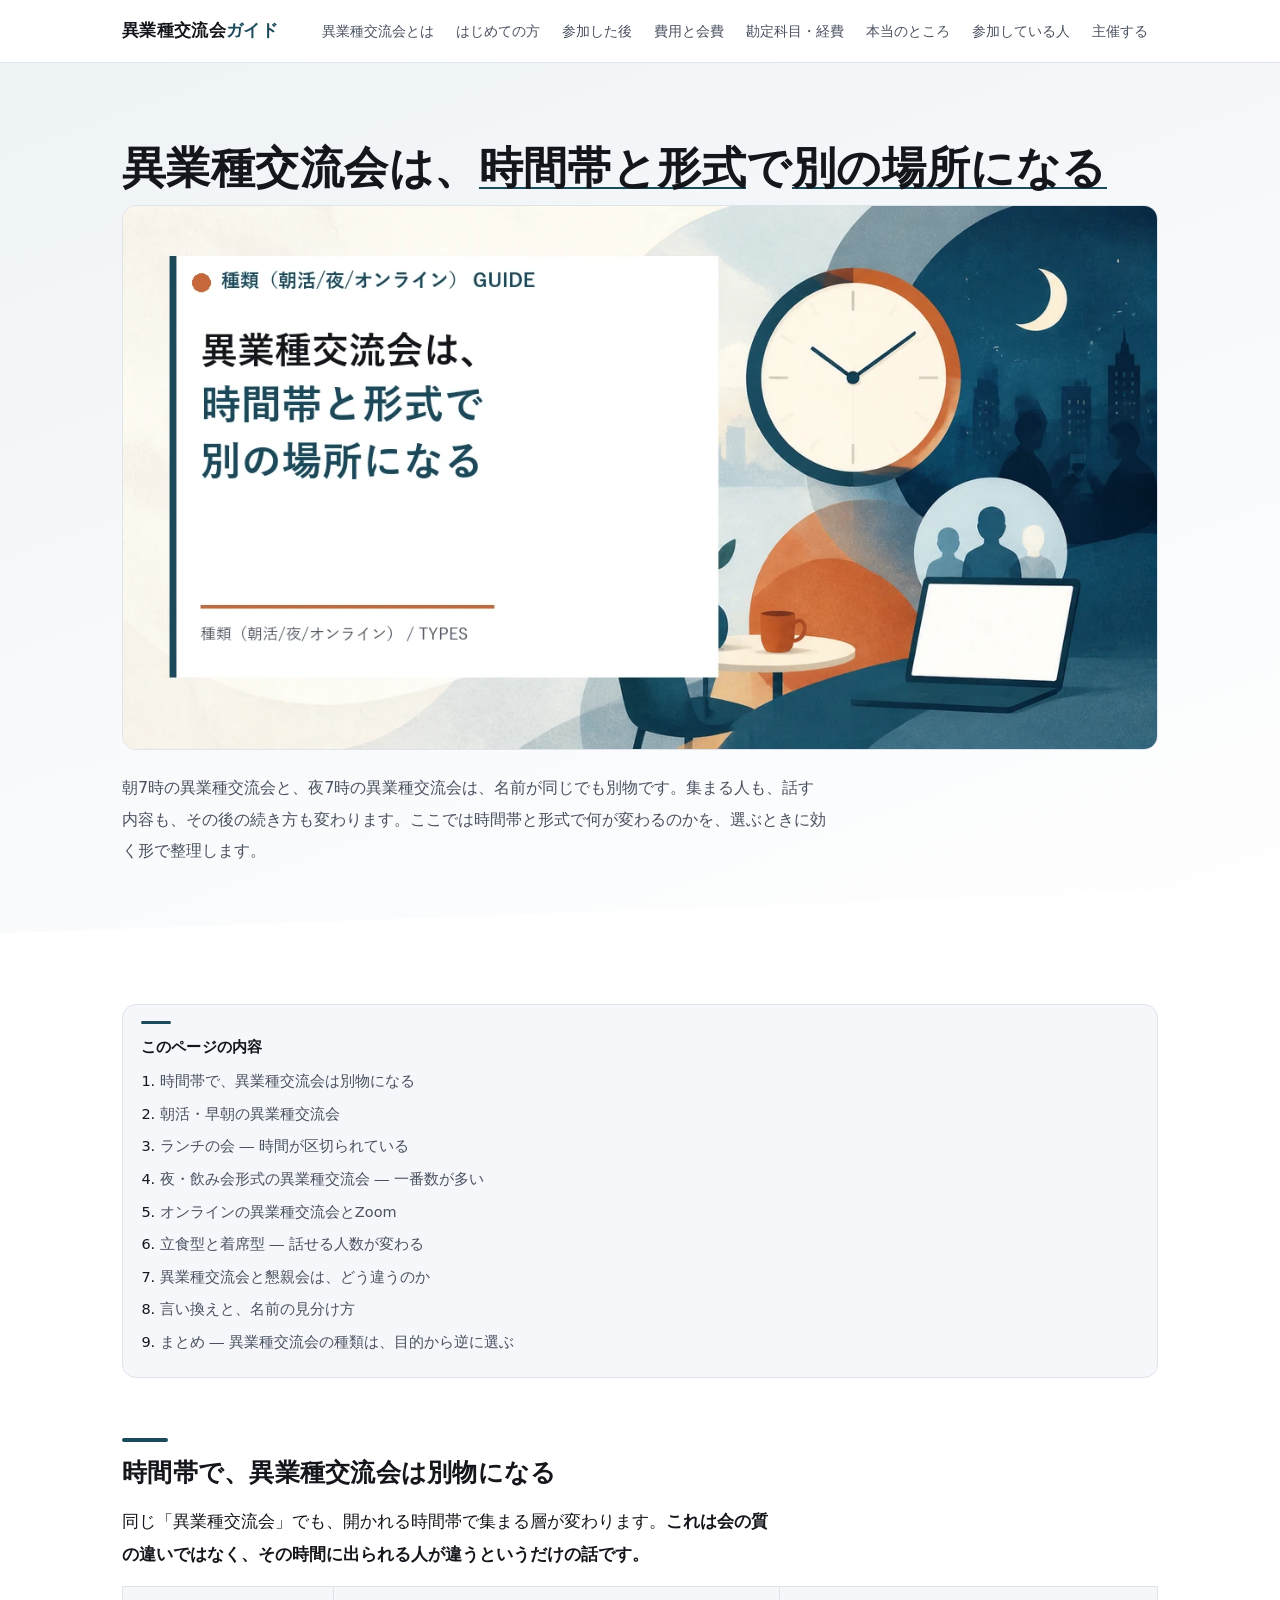
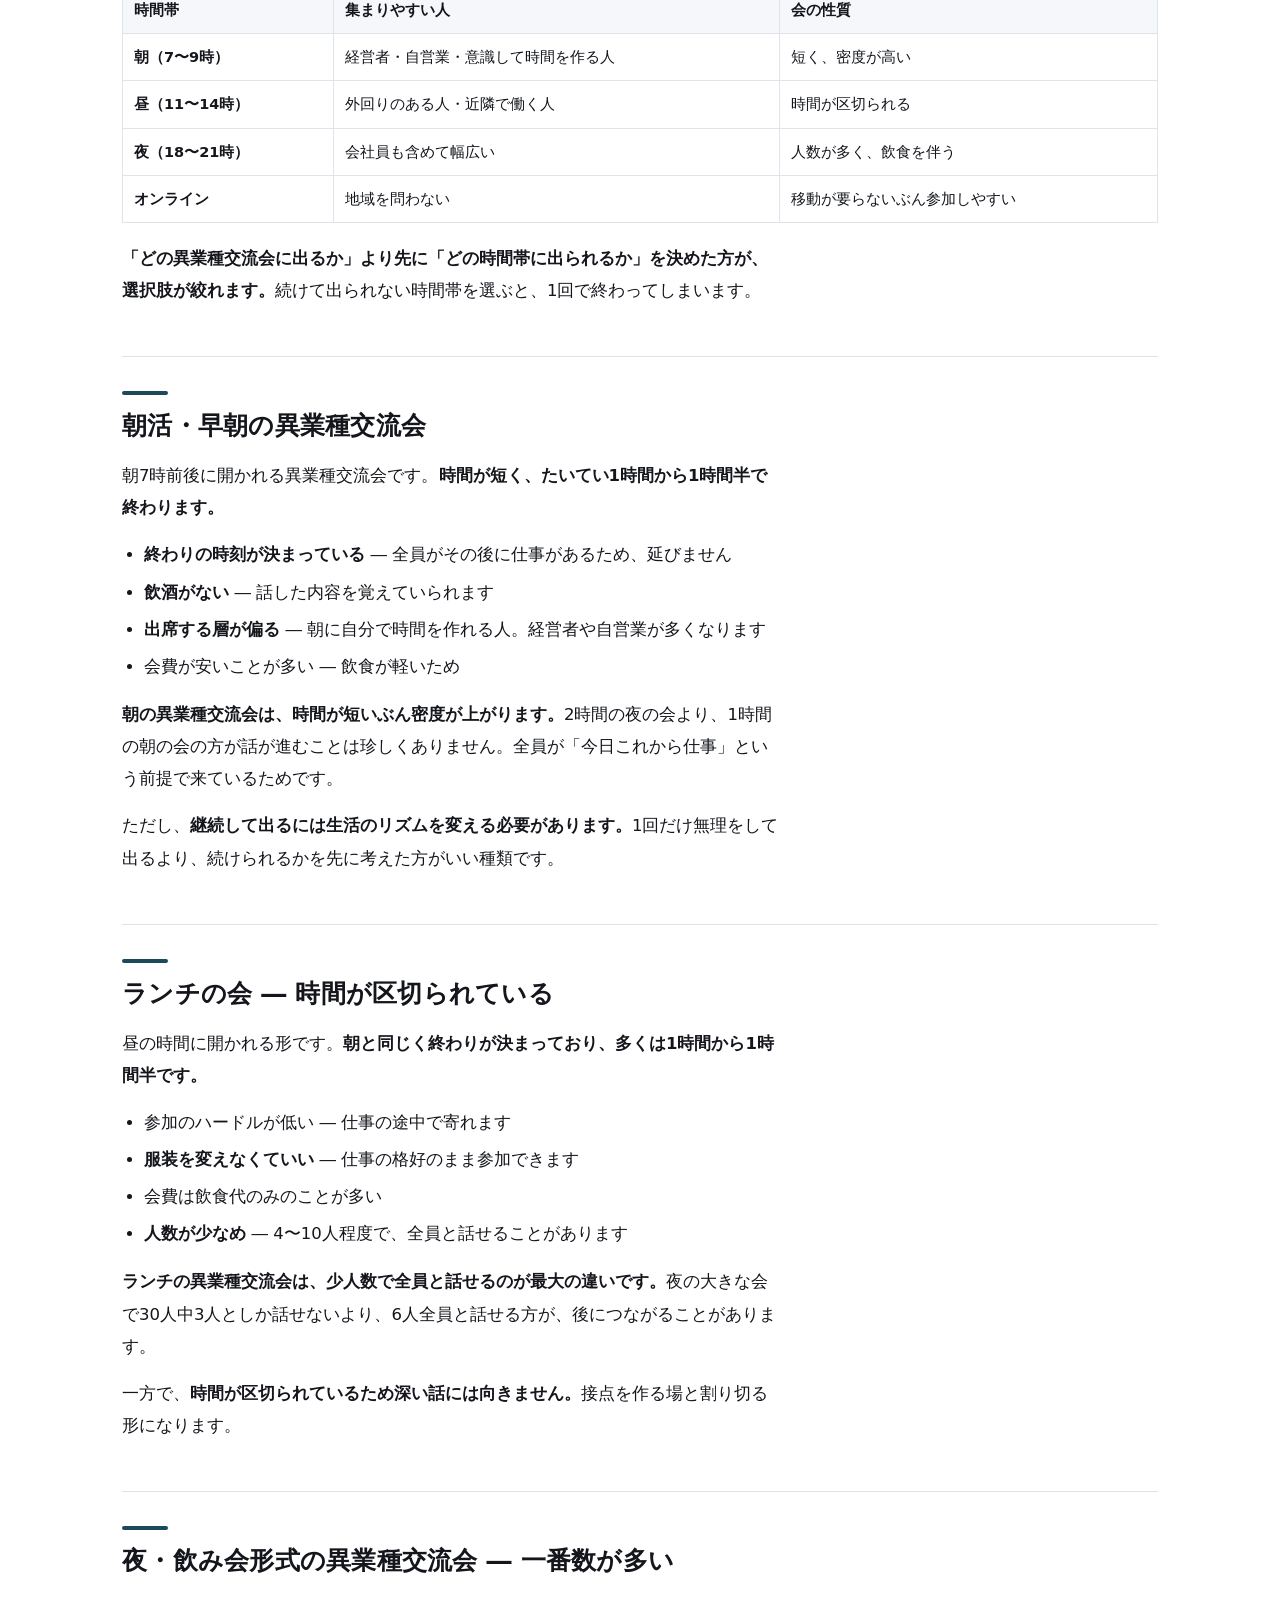
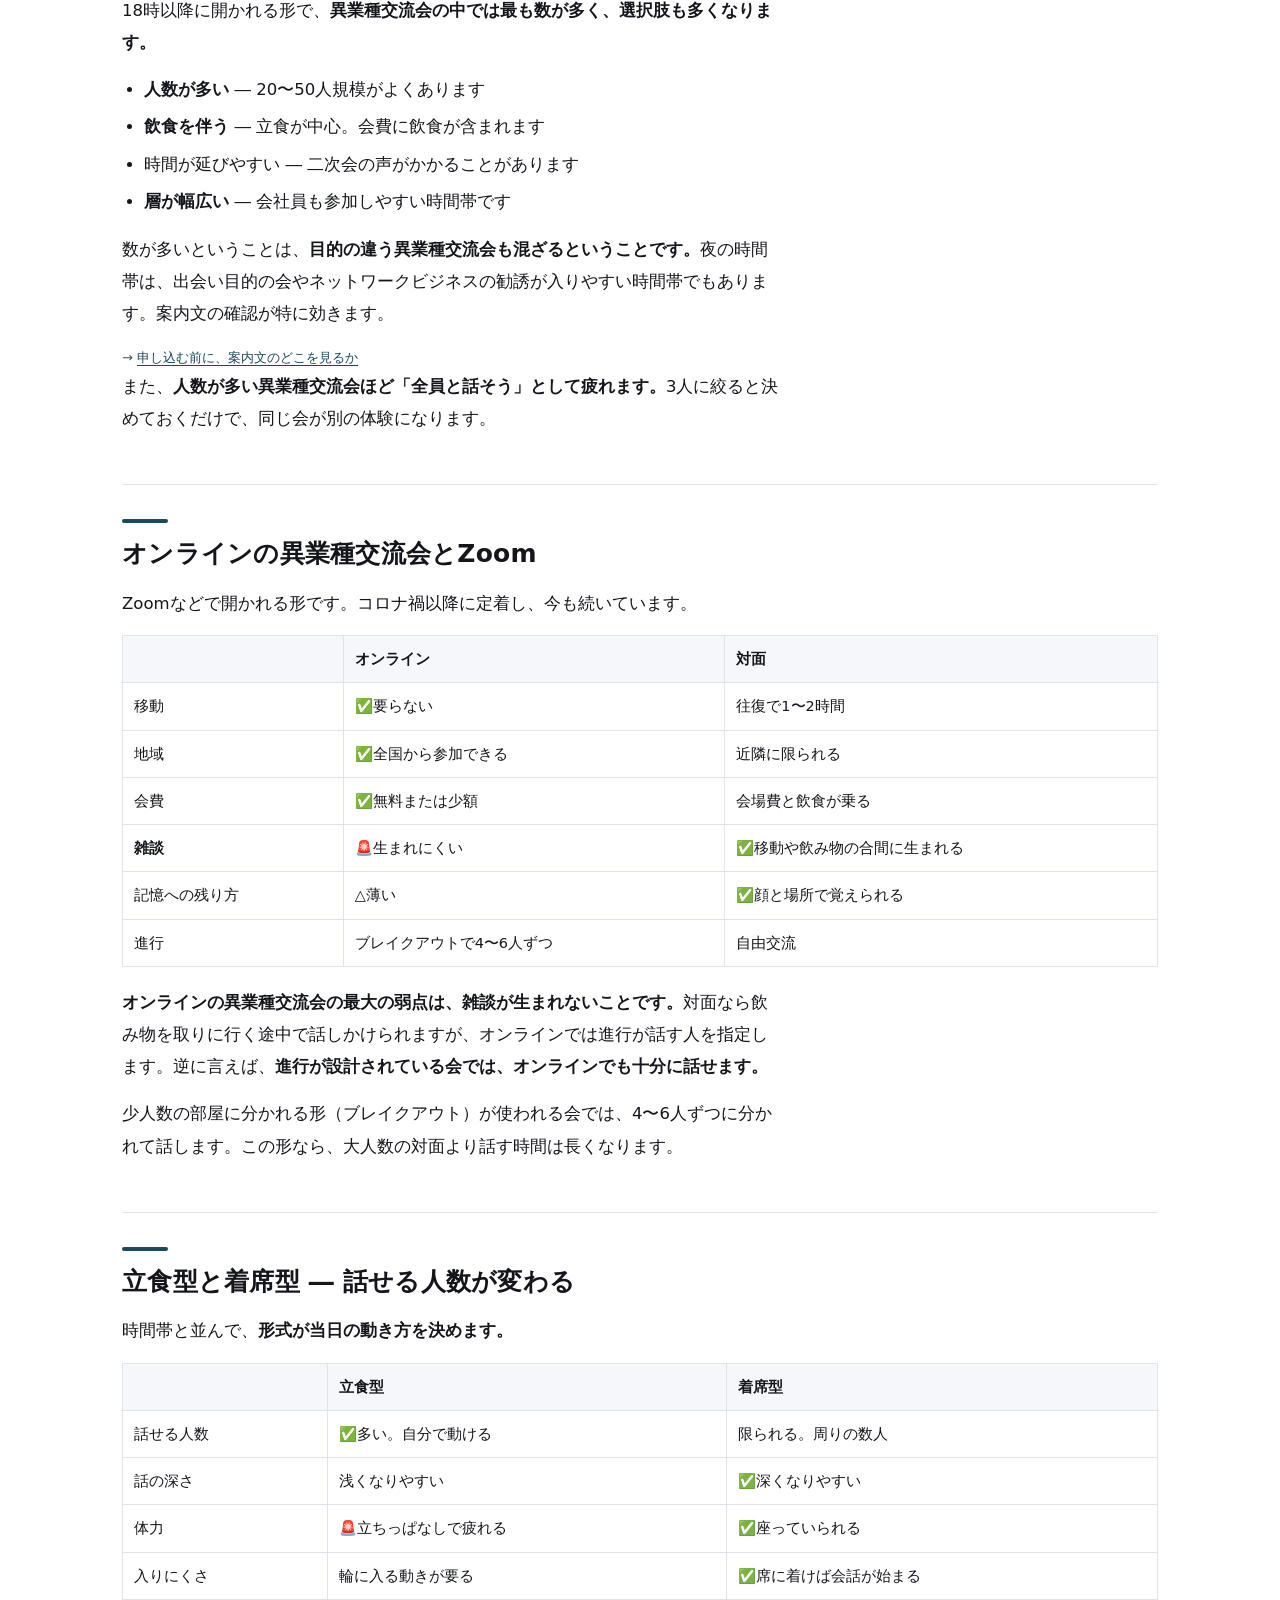
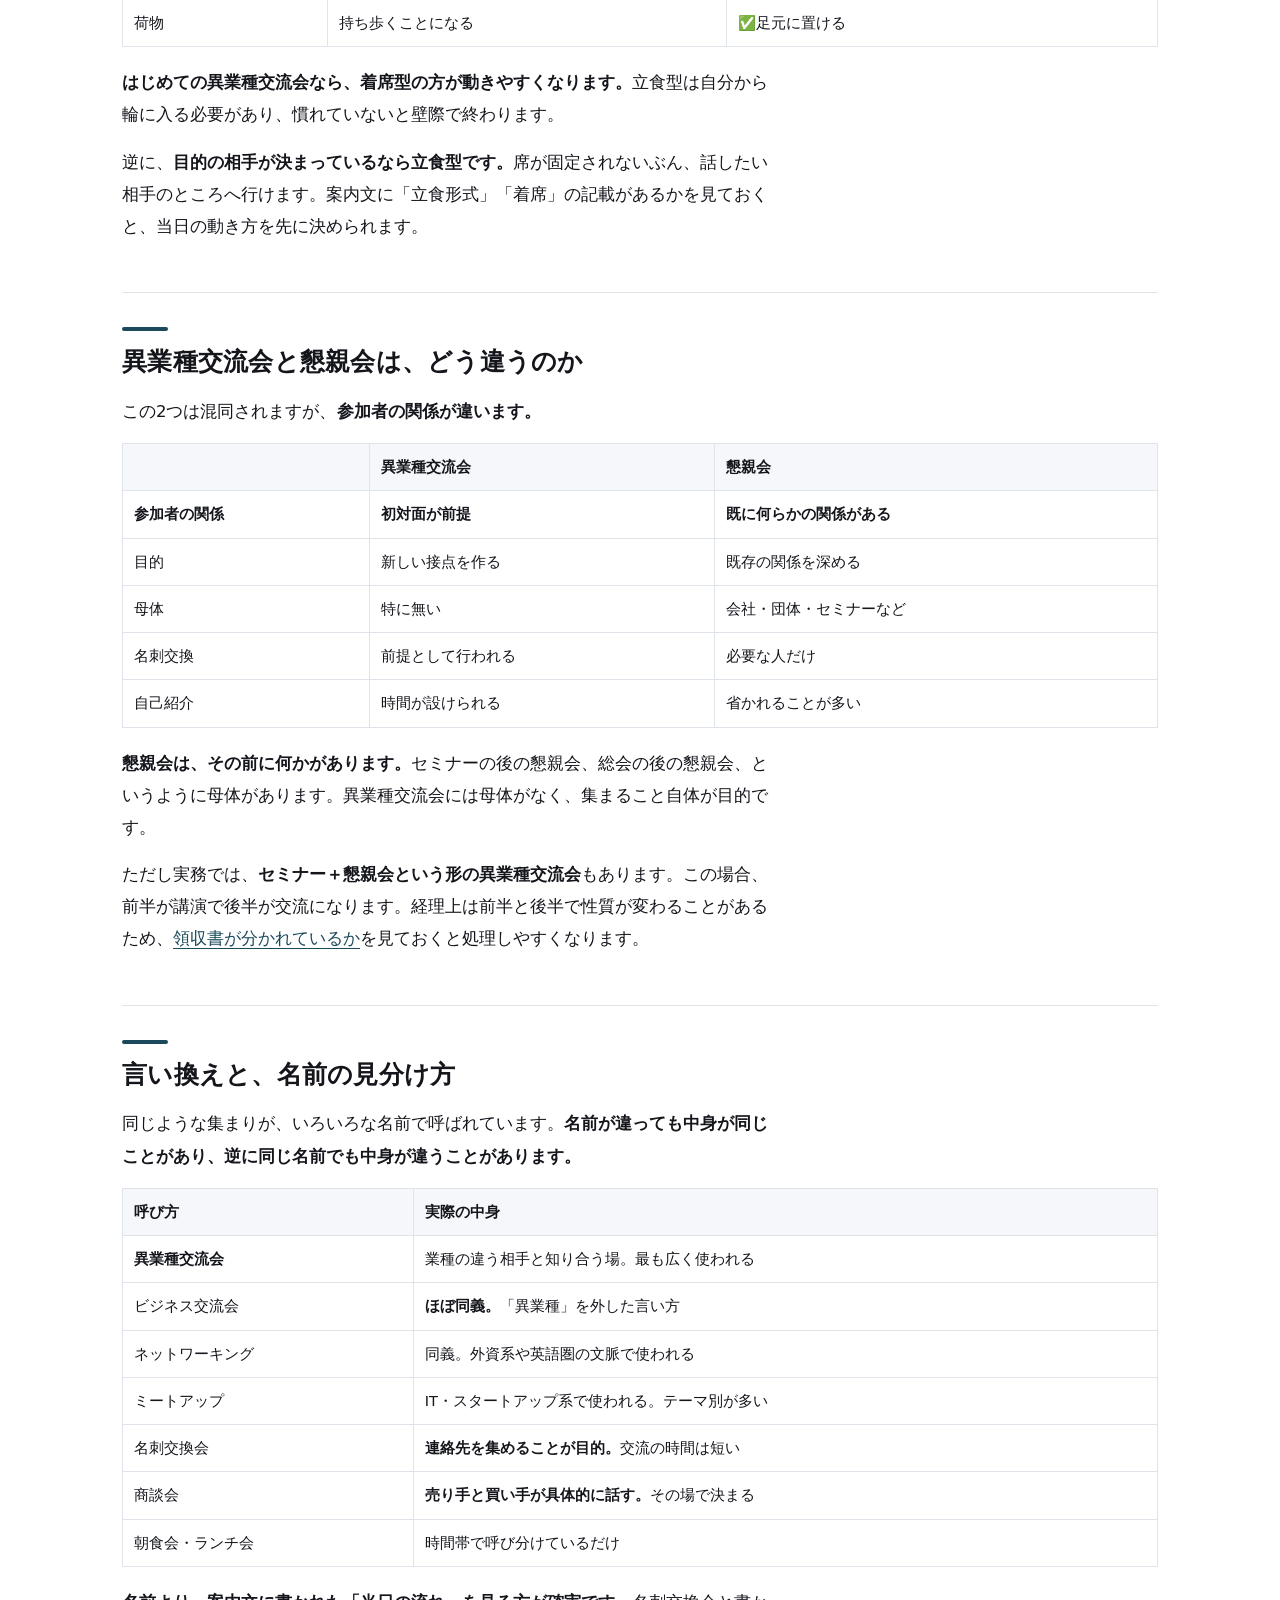
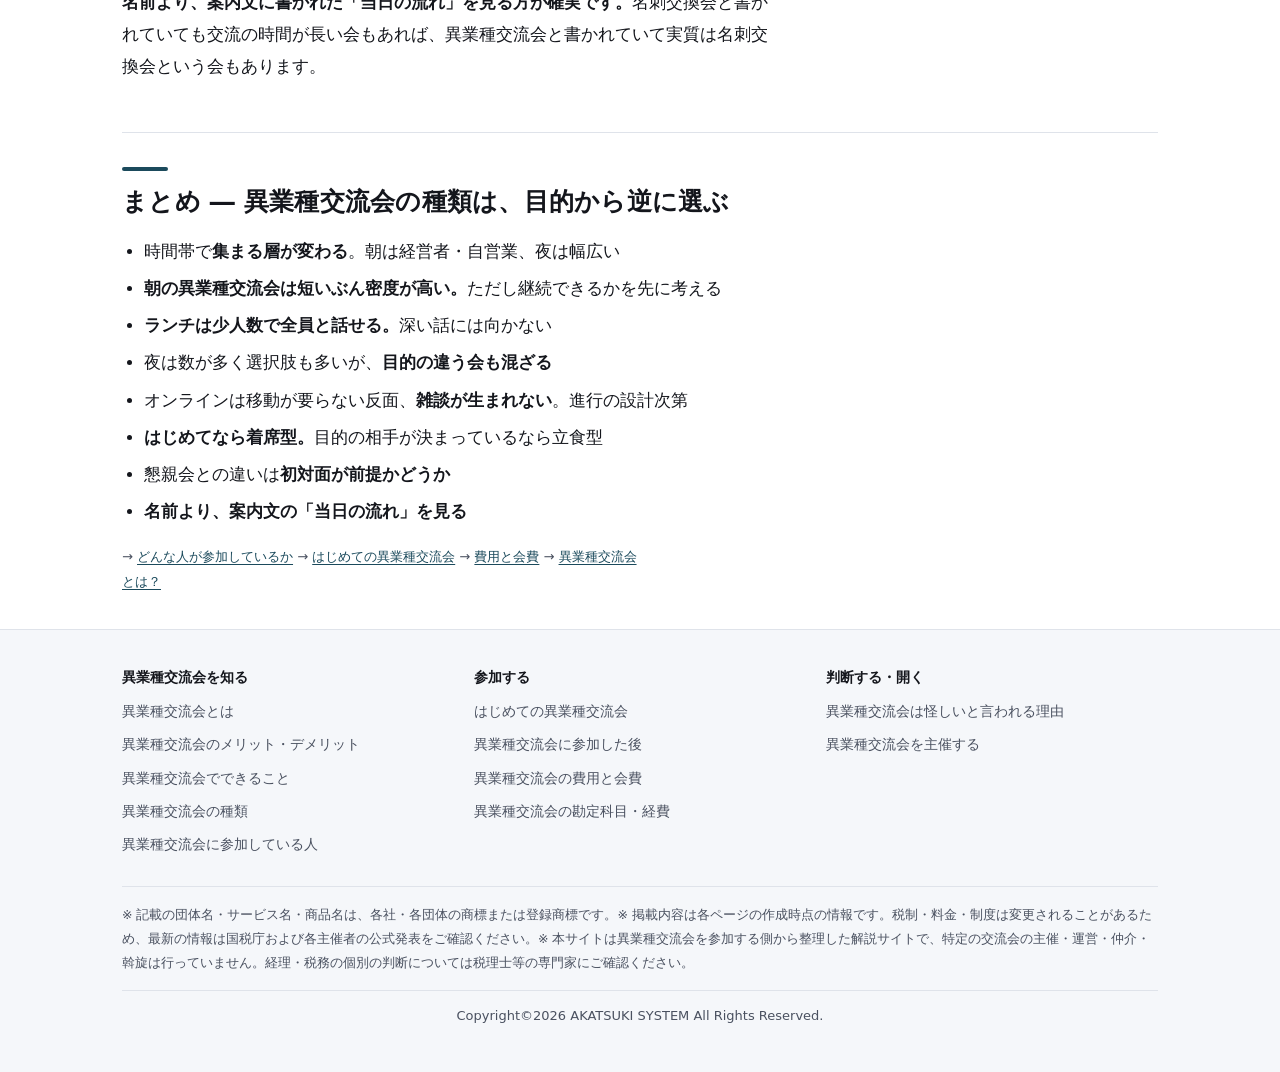
<file: types/index.html>
<!doctype html>
<html lang="ja">
<head>
<meta charset="utf-8">
<meta property="og:image:type" content="image/jpeg">
<meta property="og:image:secure_url" content="https://koryukai-akatsuki-system.work/img/og-v2/types.jpg">
<meta name="viewport" content="width=device-width,initial-scale=1">
<title>朝活、ランチ、夜、オンライン。時間帯で集まる人が入れ替わる</title>
<meta name="description" content="同じ名前の会でも、朝と夜では来る人の職種も目的も別です。立食と着席で話せる人数と深さがどう変わるのか、Zoomの会で起きること、懇親会や名刺交換会との線引きも">
<link rel="canonical" href="https://koryukai-akatsuki-system.work/types/">
<link rel="stylesheet" href="../css/base.css?v=5659d0ed">
<link rel="preload" as="image" href="https://koryukai-akatsuki-system.work/img/hero-types.webp" fetchpriority="high">
<meta name="robots" content="index,follow,max-image-preview:large">
<meta property="og:type" content="article">
<meta property="og:site_name" content="異業種交流会ガイド">
<meta property="og:locale" content="ja_JP">
<meta property="og:title" content="朝活、ランチ、夜、オンライン。時間帯で集まる人が入れ替わる">
<meta property="og:description" content="同じ名前の会でも、朝と夜では来る人の職種も目的も別です。立食と着席で話せる人数と深さがどう変わるのか、Zoomの会で起きること、懇親会や名刺交換会との線引きも">
<meta property="og:url" content="https://koryukai-akatsuki-system.work/types/">
<meta name="twitter:title" content="朝活、ランチ、夜、オンライン。時間帯で集まる人が入れ替わる">
<meta name="twitter:description" content="同じ名前の会でも、朝と夜では来る人の職種も目的も別です。立食と着席で話せる人数と深さがどう変わるのか、Zoomの会で起きること、懇親会や名刺交換会との線引きも">
<meta property="og:image" content="https://koryukai-akatsuki-system.work/img/og-v2/types.jpg">
<meta property="og:image:width" content="1200">
<meta property="og:image:height" content="630">
<meta property="og:image:alt" content="異業種交流会の種類。朝活・ランチ・夜・オンライン">
<meta name="twitter:card" content="summary_large_image">
<meta name="twitter:image" content="https://koryukai-akatsuki-system.work/img/og-v2/types.jpg">
<meta name="twitter:image:alt" content="異業種交流会の種類。朝活・ランチ・夜・オンライン">
<link rel="icon" href="/favicon.ico" sizes="48x48">
<link rel="icon" type="image/png" sizes="48x48" href="/favicon-48x48.png">
<link rel="icon" type="image/png" sizes="32x32" href="/favicon-32x32.png">
<link rel="icon" type="image/png" sizes="16x16" href="/favicon-16x16.png">
<link rel="apple-touch-icon" sizes="180x180" href="/apple-touch-icon.png">
<link rel="manifest" href="/site.webmanifest">
<link rel="mask-icon" href="/safari-pinned-tab.svg" color="#1b4a5c">
<meta name="theme-color" content="#1b4a5c">
<script type="application/ld+json">{"@context": "https://schema.org", "@type": "Article", "headline": "異業種交流会は、時間帯と形式で別の場所になる", "description": "異業種交流会は時間帯と形式で別の場所になります。朝活、ランチ会、夜の会、オンライン（Zoom）で集まる人がどう変わるか。立食と着席で話せる人数と深さがどう違うか。懇親会・名刺交換会・ビジネスマッチングとの違い、少人数制と大規模の使い分けまで、目的から選べるように整理しました。初参加ならどの形式から入るのが無難かも書いています。", "inLanguage": "ja", "dateModified": "2026-08-23", "image": "https://koryukai-akatsuki-system.work/img/hero-types.webp"}</script>
<script type="application/ld+json">{"@context": "https://schema.org", "@type": "BreadcrumbList", "itemListElement": [{"@type": "ListItem", "position": 1, "name": "異業種交流会とは", "item": "/"}, {"@type": "ListItem", "position": 2, "name": "異業種交流会は、時間帯と形式で別の場所になる"}]}</script>
</head>
<body>
<a class="skip" href="#main">本文へ移動</a>

<header class="hd">
  <div class="wrap">
    <a class="logo" href="/">異業種交流会<span>ガイド</span></a>
    <ul class="nav">
      <li><a href="/">異業種交流会とは</a>
        <div class="mega">
          <a href="/merit-demerit/">メリット・デメリット</a>
          <a href="/what/">異業種交流会でできること</a>
          <a href="/types/">異業種交流会の種類</a>
          <a href="/find/">異業種交流会の探し方</a>
        </div>
      </li>
      <li><a href="/first-time/">はじめての方</a></li>
      <li><a href="/after/">参加した後</a></li>
      <li><a href="/cost/">費用と会費</a></li>
      <li><a href="/accounting/">勘定科目・経費</a></li>
      <li><a href="/truth/">本当のところ</a></li>
      <li><a href="/who/">参加している人</a></li>
      <li><a href="/organize/">主催する</a></li>
    </ul>
  </div>
</header>

<div class="hero">
  <div class="wrap">
    <h1 class="kt">異業種交流会は、<span class="kt-add">時間帯と形式</span>で<span class="kt-add">別の場所になる</span></h1>
      <figure class="eyecatch">
        <img src="../img/hero-types.webp" width="1200" height="630" fetchpriority="high"
             alt="異業種交流会の種類。朝活、ランチ会、夜の立食、着席形式、オンラインとZoom、懇親会との違いと集まる人の差">
      </figure>
    <p class="lead">朝7時の異業種交流会と、夜7時の異業種交流会は、名前が同じでも別物です。集まる人も、話す内容も、その後の続き方も変わります。ここでは時間帯と形式で何が変わるのかを、選ぶときに効く形で整理します。</p>
  </div>
</div>

<main id="main" class="wrap">

  <nav class="toc">
    <h2>このページの内容</h2>
    <ol>
      <li><a href="#jikan">時間帯で、異業種交流会は別物になる</a></li>
      <li><a href="#asa">朝活・早朝の異業種交流会</a></li>
      <li><a href="#lunch">ランチの会 ― 時間が区切られている</a></li>
      <li><a href="#yoru">夜・飲み会形式の異業種交流会 ― 一番数が多い</a></li>
      <li><a href="#online">オンラインの異業種交流会とZoom</a></li>
      <li><a href="#chakuseki">立食型と着席型 ― 話せる人数が変わる</a></li>
      <li><a href="#konshinkai">異業種交流会と懇親会は、どう違うのか</a></li>
      <li><a href="#iikae">言い換えと、名前の見分け方</a></li>
      <li><a href="#matome">まとめ ― 異業種交流会の種類は、目的から逆に選ぶ</a></li>
    </ol>
  </nav>

  <section id="jikan">
    <h2>時間帯で、異業種交流会は別物になる</h2>
    <p>同じ「異業種交流会」でも、開かれる時間帯で集まる層が変わります。<b>これは会の質の違いではなく、その時間に出られる人が違うというだけの話です。</b></p>
    <table>
      <thead><tr><th>時間帯</th><th>集まりやすい人</th><th>会の性質</th></tr></thead>
      <tbody>
        <tr><td><b>朝（7〜9時）</b></td><td>経営者・自営業・意識して時間を作る人</td><td>短く、密度が高い</td></tr>
        <tr><td><b>昼（11〜14時）</b></td><td>外回りのある人・近隣で働く人</td><td>時間が区切られる</td></tr>
        <tr><td><b>夜（18〜21時）</b></td><td>会社員も含めて幅広い</td><td>人数が多く、飲食を伴う</td></tr>
        <tr><td><b>オンライン</b></td><td>地域を問わない</td><td>移動が要らないぶん参加しやすい</td></tr>
      </tbody>
    </table>
    <p><b>「どの異業種交流会に出るか」より先に「どの時間帯に出られるか」を決めた方が、選択肢が絞れます。</b>続けて出られない時間帯を選ぶと、1回で終わってしまいます。</p>
  </section>

  <section id="asa">
    <h2>朝活・早朝の異業種交流会</h2>
    <p>朝7時前後に開かれる異業種交流会です。<b>時間が短く、たいてい1時間から1時間半で終わります。</b></p>
    <ul>
      <li><b>終わりの時刻が決まっている</b> ― 全員がその後に仕事があるため、延びません</li>
      <li><b>飲酒がない</b> ― 話した内容を覚えていられます</li>
      <li><b>出席する層が偏る</b> ― 朝に自分で時間を作れる人。経営者や自営業が多くなります</li>
      <li>会費が安いことが多い ― 飲食が軽いため</li>
    </ul>
    <p><b>朝の異業種交流会は、時間が短いぶん密度が上がります。</b>2時間の夜の会より、1時間の朝の会の方が話が進むことは珍しくありません。全員が「今日これから仕事」という前提で来ているためです。</p>
    <p>ただし、<b>継続して出るには生活のリズムを変える必要があります。</b>1回だけ無理をして出るより、続けられるかを先に考えた方がいい種類です。</p>
  </section>

  <section id="lunch">
    <h2>ランチの会 ― 時間が区切られている</h2>
    <p>昼の時間に開かれる形です。<b>朝と同じく終わりが決まっており、多くは1時間から1時間半です。</b></p>
    <ul>
      <li>参加のハードルが低い ― 仕事の途中で寄れます</li>
      <li><b>服装を変えなくていい</b> ― 仕事の格好のまま参加できます</li>
      <li>会費は飲食代のみのことが多い</li>
      <li><b>人数が少なめ</b> ― 4〜10人程度で、全員と話せることがあります</li>
    </ul>
    <p><b>ランチの異業種交流会は、少人数で全員と話せるのが最大の違いです。</b>夜の大きな会で30人中3人としか話せないより、6人全員と話せる方が、後につながることがあります。</p>
    <p>一方で、<b>時間が区切られているため深い話には向きません。</b>接点を作る場と割り切る形になります。</p>
  </section>

  <section id="yoru">
    <h2>夜・飲み会形式の異業種交流会 ― 一番数が多い</h2>
    <p>18時以降に開かれる形で、<b>異業種交流会の中では最も数が多く、選択肢も多くなります。</b></p>
    <ul>
      <li><b>人数が多い</b> ― 20〜50人規模がよくあります</li>
      <li><b>飲食を伴う</b> ― 立食が中心。会費に飲食が含まれます</li>
      <li>時間が延びやすい ― 二次会の声がかかることがあります</li>
      <li><b>層が幅広い</b> ― 会社員も参加しやすい時間帯です</li>
    </ul>
    <p>数が多いということは、<b>目的の違う異業種交流会も混ざるということです。</b>夜の時間帯は、出会い目的の会やネットワークビジネスの勧誘が入りやすい時間帯でもあります。案内文の確認が特に効きます。</p>
    <p class="src">→ <a href="/truth/#mikiwame">申し込む前に、案内文のどこを見るか</a></p>
    <p>また、<b>人数が多い異業種交流会ほど「全員と話そう」として疲れます。</b>3人に絞ると決めておくだけで、同じ会が別の体験になります。</p>
  </section>

  <section id="online">
    <h2>オンラインの異業種交流会とZoom</h2>
    <p>Zoomなどで開かれる形です。コロナ禍以降に定着し、今も続いています。</p>
    <table>
      <thead><tr><th></th><th>オンライン</th><th>対面</th></tr></thead>
      <tbody>
        <tr><td>移動</td><td>✅要らない</td><td>往復で1〜2時間</td></tr>
        <tr><td>地域</td><td>✅全国から参加できる</td><td>近隣に限られる</td></tr>
        <tr><td>会費</td><td>✅無料または少額</td><td>会場費と飲食が乗る</td></tr>
        <tr><td><b>雑談</b></td><td>🚨生まれにくい</td><td>✅移動や飲み物の合間に生まれる</td></tr>
        <tr><td>記憶への残り方</td><td>△薄い</td><td>✅顔と場所で覚えられる</td></tr>
        <tr><td>進行</td><td>ブレイクアウトで4〜6人ずつ</td><td>自由交流</td></tr>
      </tbody>
    </table>
    <p><b>オンラインの異業種交流会の最大の弱点は、雑談が生まれないことです。</b>対面なら飲み物を取りに行く途中で話しかけられますが、オンラインでは進行が話す人を指定します。逆に言えば、<b>進行が設計されている会では、オンラインでも十分に話せます。</b></p>
    <p>少人数の部屋に分かれる形（ブレイクアウト）が使われる会では、4〜6人ずつに分かれて話します。この形なら、大人数の対面より話す時間は長くなります。</p>
  </section>

  <section id="chakuseki">
    <h2>立食型と着席型 ― 話せる人数が変わる</h2>
    <p>時間帯と並んで、<b>形式が当日の動き方を決めます。</b></p>
    <table>
      <thead><tr><th></th><th>立食型</th><th>着席型</th></tr></thead>
      <tbody>
        <tr><td>話せる人数</td><td>✅多い。自分で動ける</td><td>限られる。周りの数人</td></tr>
        <tr><td>話の深さ</td><td>浅くなりやすい</td><td>✅深くなりやすい</td></tr>
        <tr><td>体力</td><td>🚨立ちっぱなしで疲れる</td><td>✅座っていられる</td></tr>
        <tr><td>入りにくさ</td><td>輪に入る動きが要る</td><td>✅席に着けば会話が始まる</td></tr>
        <tr><td>荷物</td><td>持ち歩くことになる</td><td>✅足元に置ける</td></tr>
      </tbody>
    </table>
    <p><b>はじめての異業種交流会なら、着席型の方が動きやすくなります。</b>立食型は自分から輪に入る必要があり、慣れていないと壁際で終わります。</p>
    <p>逆に、<b>目的の相手が決まっているなら立食型です。</b>席が固定されないぶん、話したい相手のところへ行けます。案内文に「立食形式」「着席」の記載があるかを見ておくと、当日の動き方を先に決められます。</p>
  </section>

  <section id="konshinkai">
    <h2>異業種交流会と懇親会は、どう違うのか</h2>
    <p>この2つは混同されますが、<b>参加者の関係が違います。</b></p>
    <table>
      <thead><tr><th></th><th>異業種交流会</th><th>懇親会</th></tr></thead>
      <tbody>
        <tr><td><b>参加者の関係</b></td><td><b>初対面が前提</b></td><td><b>既に何らかの関係がある</b></td></tr>
        <tr><td>目的</td><td>新しい接点を作る</td><td>既存の関係を深める</td></tr>
        <tr><td>母体</td><td>特に無い</td><td>会社・団体・セミナーなど</td></tr>
        <tr><td>名刺交換</td><td>前提として行われる</td><td>必要な人だけ</td></tr>
        <tr><td>自己紹介</td><td>時間が設けられる</td><td>省かれることが多い</td></tr>
      </tbody>
    </table>
    <p><b>懇親会は、その前に何かがあります。</b>セミナーの後の懇親会、総会の後の懇親会、というように母体があります。異業種交流会には母体がなく、集まること自体が目的です。</p>
    <p>ただし実務では、<b>セミナー＋懇親会という形の異業種交流会</b>もあります。この場合、前半が講演で後半が交流になります。経理上は前半と後半で性質が変わることがあるため、<a href="/accounting/#sanka">領収書が分かれているか</a>を見ておくと処理しやすくなります。</p>
  </section>

  <section id="iikae">
    <h2>言い換えと、名前の見分け方</h2>
    <p>同じような集まりが、いろいろな名前で呼ばれています。<b>名前が違っても中身が同じことがあり、逆に同じ名前でも中身が違うことがあります。</b></p>
    <table>
      <thead><tr><th>呼び方</th><th>実際の中身</th></tr></thead>
      <tbody>
        <tr><td><b>異業種交流会</b></td><td>業種の違う相手と知り合う場。最も広く使われる</td></tr>
        <tr><td>ビジネス交流会</td><td><b>ほぼ同義。</b>「異業種」を外した言い方</td></tr>
        <tr><td>ネットワーキング</td><td>同義。外資系や英語圏の文脈で使われる</td></tr>
        <tr><td>ミートアップ</td><td>IT・スタートアップ系で使われる。テーマ別が多い</td></tr>
        <tr><td>名刺交換会</td><td><b>連絡先を集めることが目的。</b>交流の時間は短い</td></tr>
        <tr><td>商談会</td><td><b>売り手と買い手が具体的に話す。</b>その場で決まる</td></tr>
        <tr><td>朝食会・ランチ会</td><td>時間帯で呼び分けているだけ</td></tr>
      </tbody>
    </table>
    <p><b>名前より、案内文に書かれた「当日の流れ」を見る方が確実です。</b>名刺交換会と書かれていても交流の時間が長い会もあれば、異業種交流会と書かれていて実質は名刺交換会という会もあります。</p>
  </section>

  <section id="matome">
    <h2>まとめ ― 異業種交流会の種類は、目的から逆に選ぶ</h2>
    <ul>
      <li>時間帯で<b>集まる層が変わる</b>。朝は経営者・自営業、夜は幅広い</li>
      <li><b>朝の異業種交流会は短いぶん密度が高い。</b>ただし継続できるかを先に考える</li>
      <li><b>ランチは少人数で全員と話せる。</b>深い話には向かない</li>
      <li>夜は数が多く選択肢も多いが、<b>目的の違う会も混ざる</b></li>
      <li>オンラインは移動が要らない反面、<b>雑談が生まれない</b>。進行の設計次第</li>
      <li><b>はじめてなら着席型。</b>目的の相手が決まっているなら立食型</li>
      <li>懇親会との違いは<b>初対面が前提かどうか</b></li>
      <li><b>名前より、案内文の「当日の流れ」を見る</b></li>
    </ul>
    <p class="src">
      → <a href="/who/">どんな人が参加しているか</a>
      → <a href="/first-time/">はじめての異業種交流会</a>
      → <a href="/cost/">費用と会費</a>
      → <a href="/">異業種交流会とは？</a>
    </p>
  </section>

</main>

<footer class="ft">
  <div class="wrap">
    <div class="cols">
      <div>
        <b>異業種交流会を知る</b>
        <a href="/">異業種交流会とは</a>
        <a href="/merit-demerit/">異業種交流会のメリット・デメリット</a>
        <a href="/what/">異業種交流会でできること</a>
        <a href="/types/">異業種交流会の種類</a>
        <a href="/who/">異業種交流会に参加している人</a>
      </div>
      <div>
        <b>参加する</b>
        <a href="/first-time/">はじめての異業種交流会</a>
        <a href="/after/">異業種交流会に参加した後</a>
        <a href="/cost/">異業種交流会の費用と会費</a>
        <a href="/accounting/">異業種交流会の勘定科目・経費</a>
      </div>
      <div>
        <b>判断する・開く</b>
        <a href="/truth/">異業種交流会は怪しいと言われる理由</a>
        <a href="/organize/">異業種交流会を主催する</a>
      </div>
    </div>
    <div class="btm" aria-label="商標・情報・運営に関する注記">
      <p>※ 記載の団体名・サービス名・商品名は、各社・各団体の商標または登録商標です。※ 掲載内容は各ページの作成時点の情報です。税制・料金・制度は変更されることがあるため、最新の情報は国税庁および各主催者の公式発表をご確認ください。※ 本サイトは異業種交流会を参加する側から整理した解説サイトで、特定の交流会の主催・運営・仲介・斡旋は行っていません。経理・税務の個別の判断については税理士等の専門家にご確認ください。</p>
    </div>
    <div class="fine"><span>Copyright©2026 AKATSUKI SYSTEM All Rights Reserved.</span></div>
  </div>
</footer>

</body>
</html>
</file>
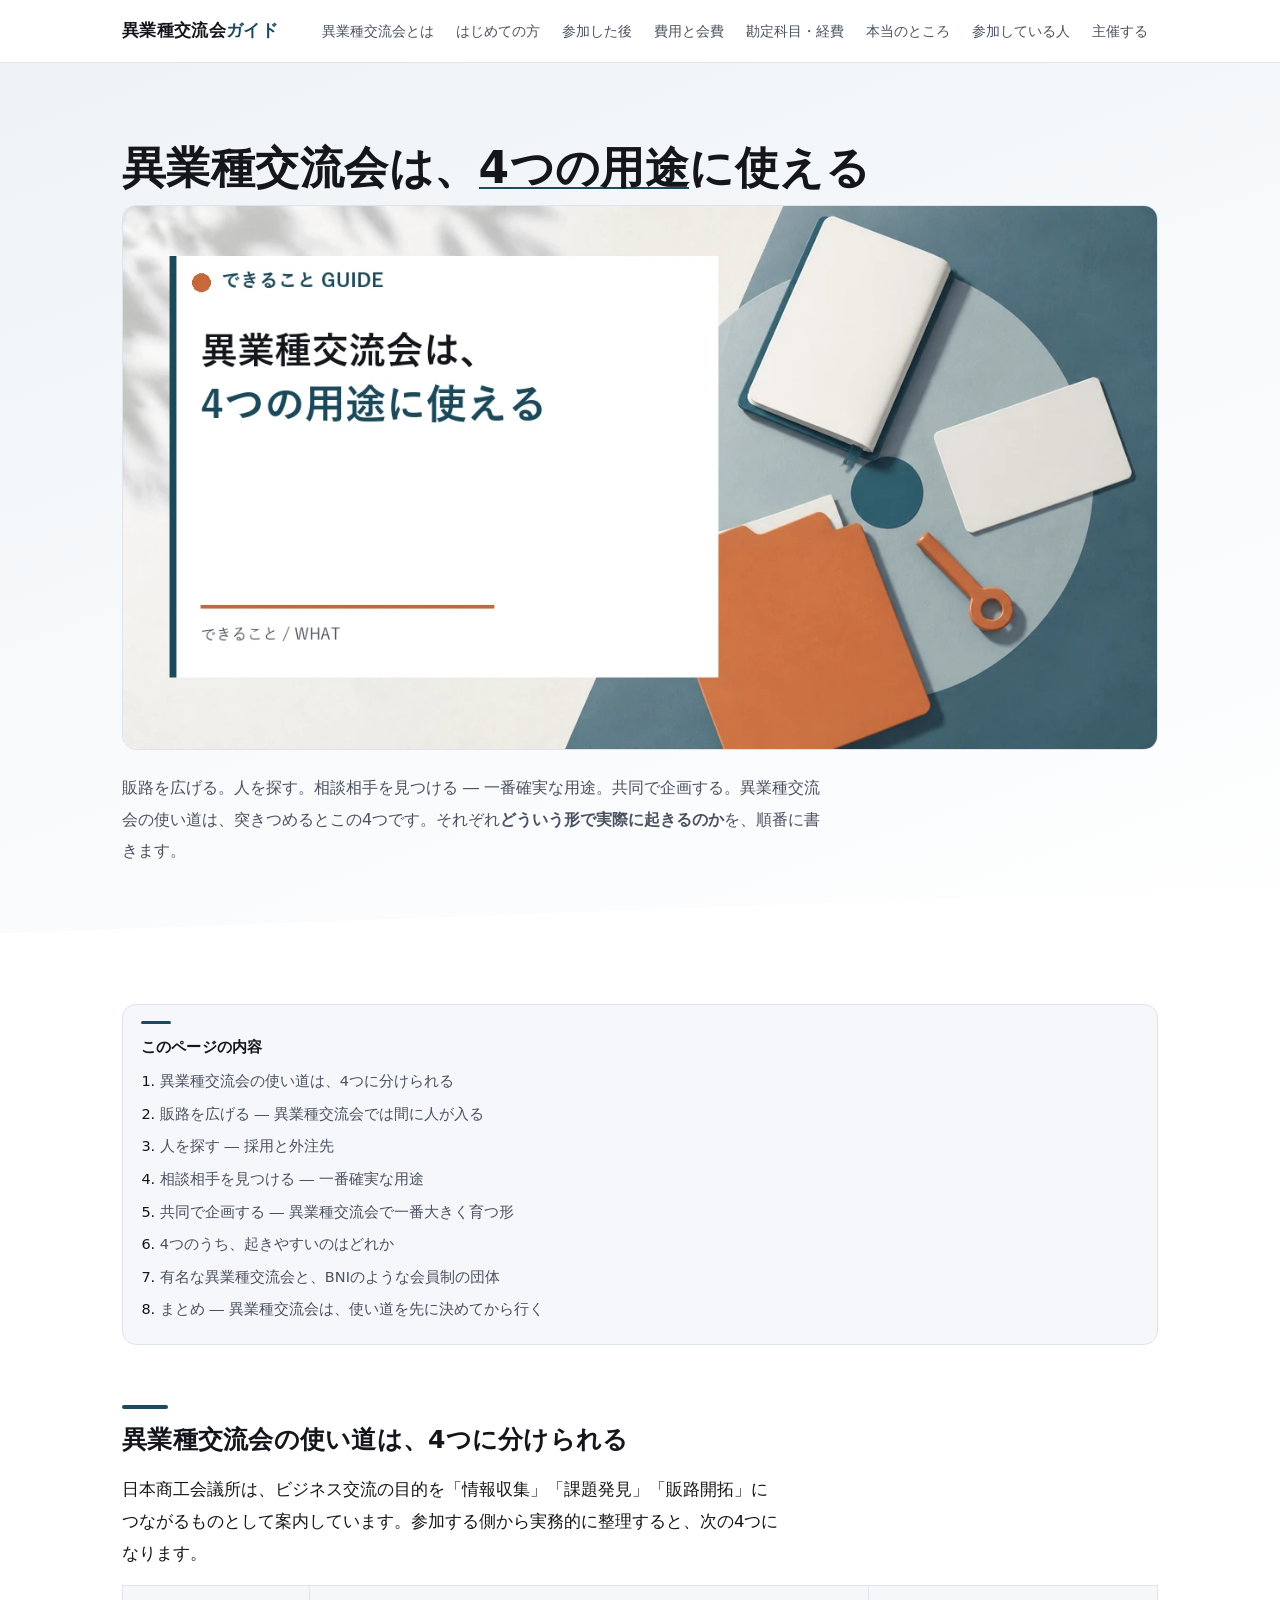
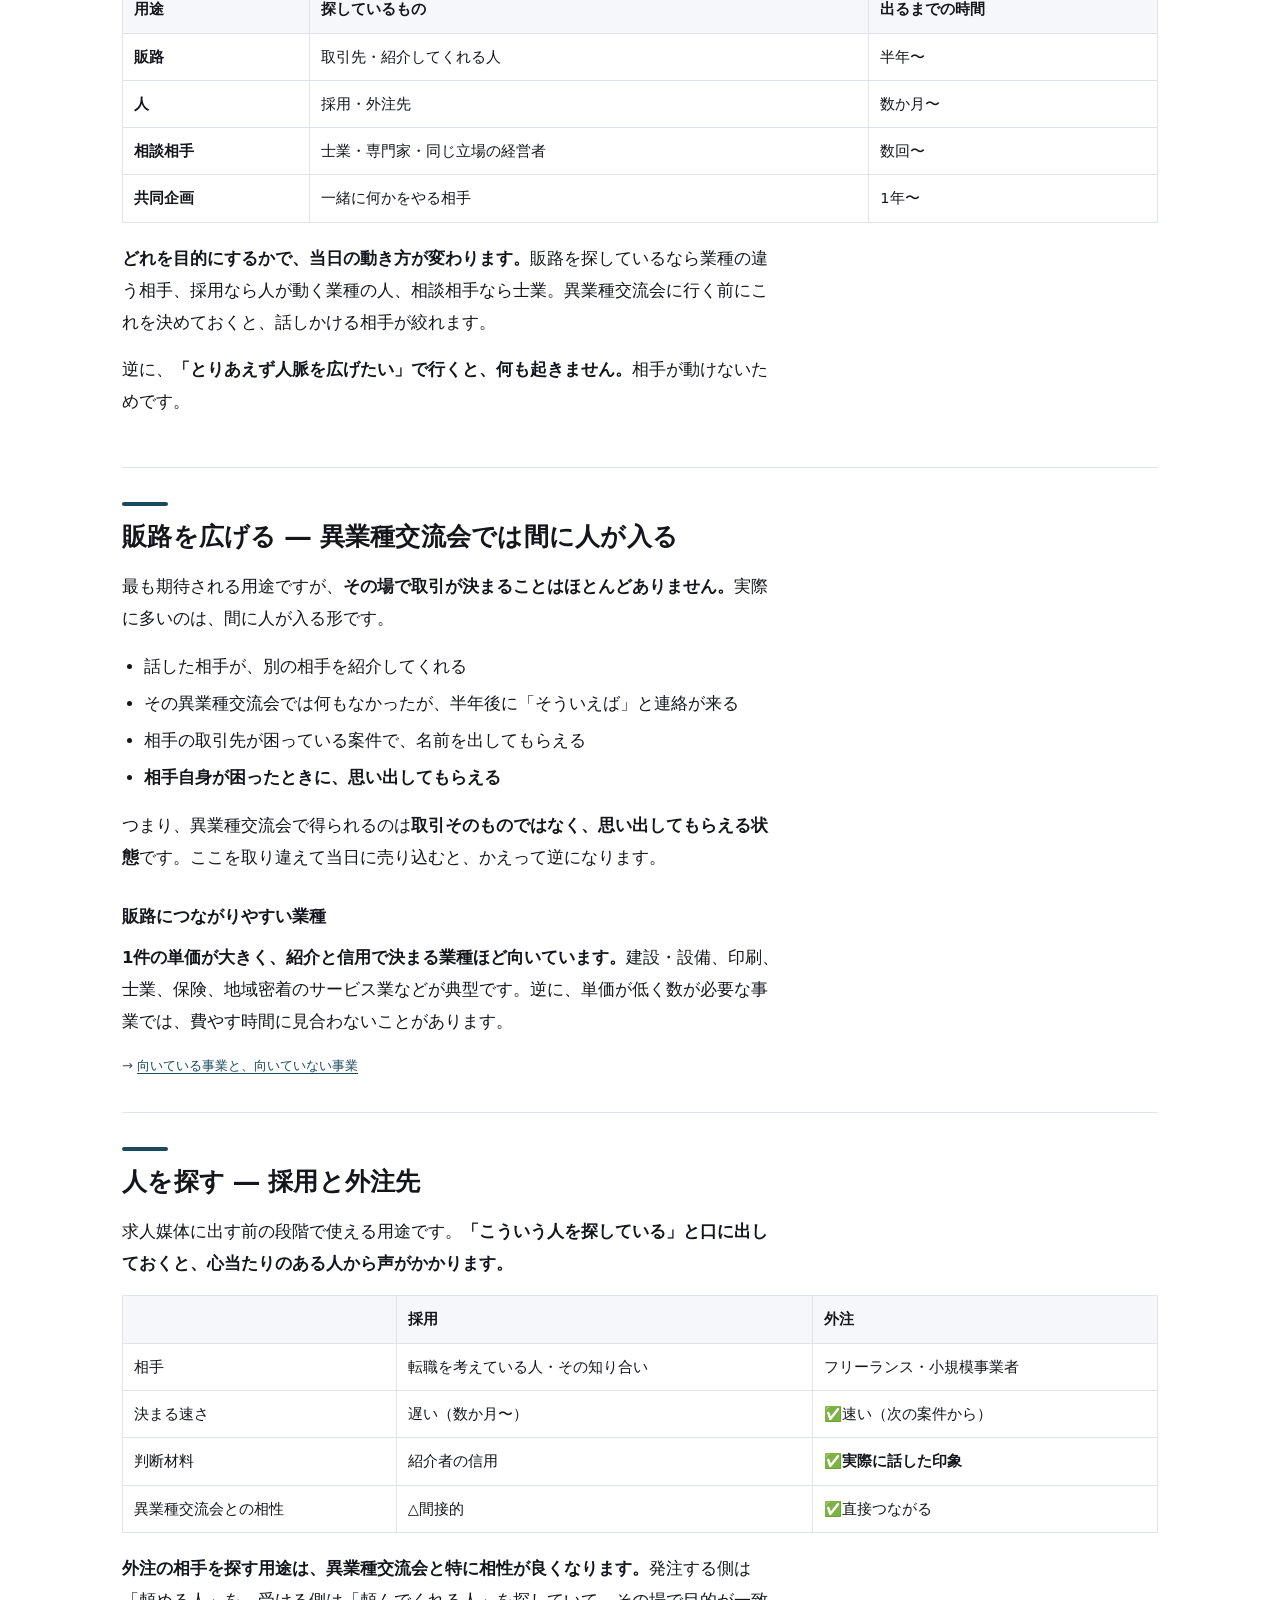
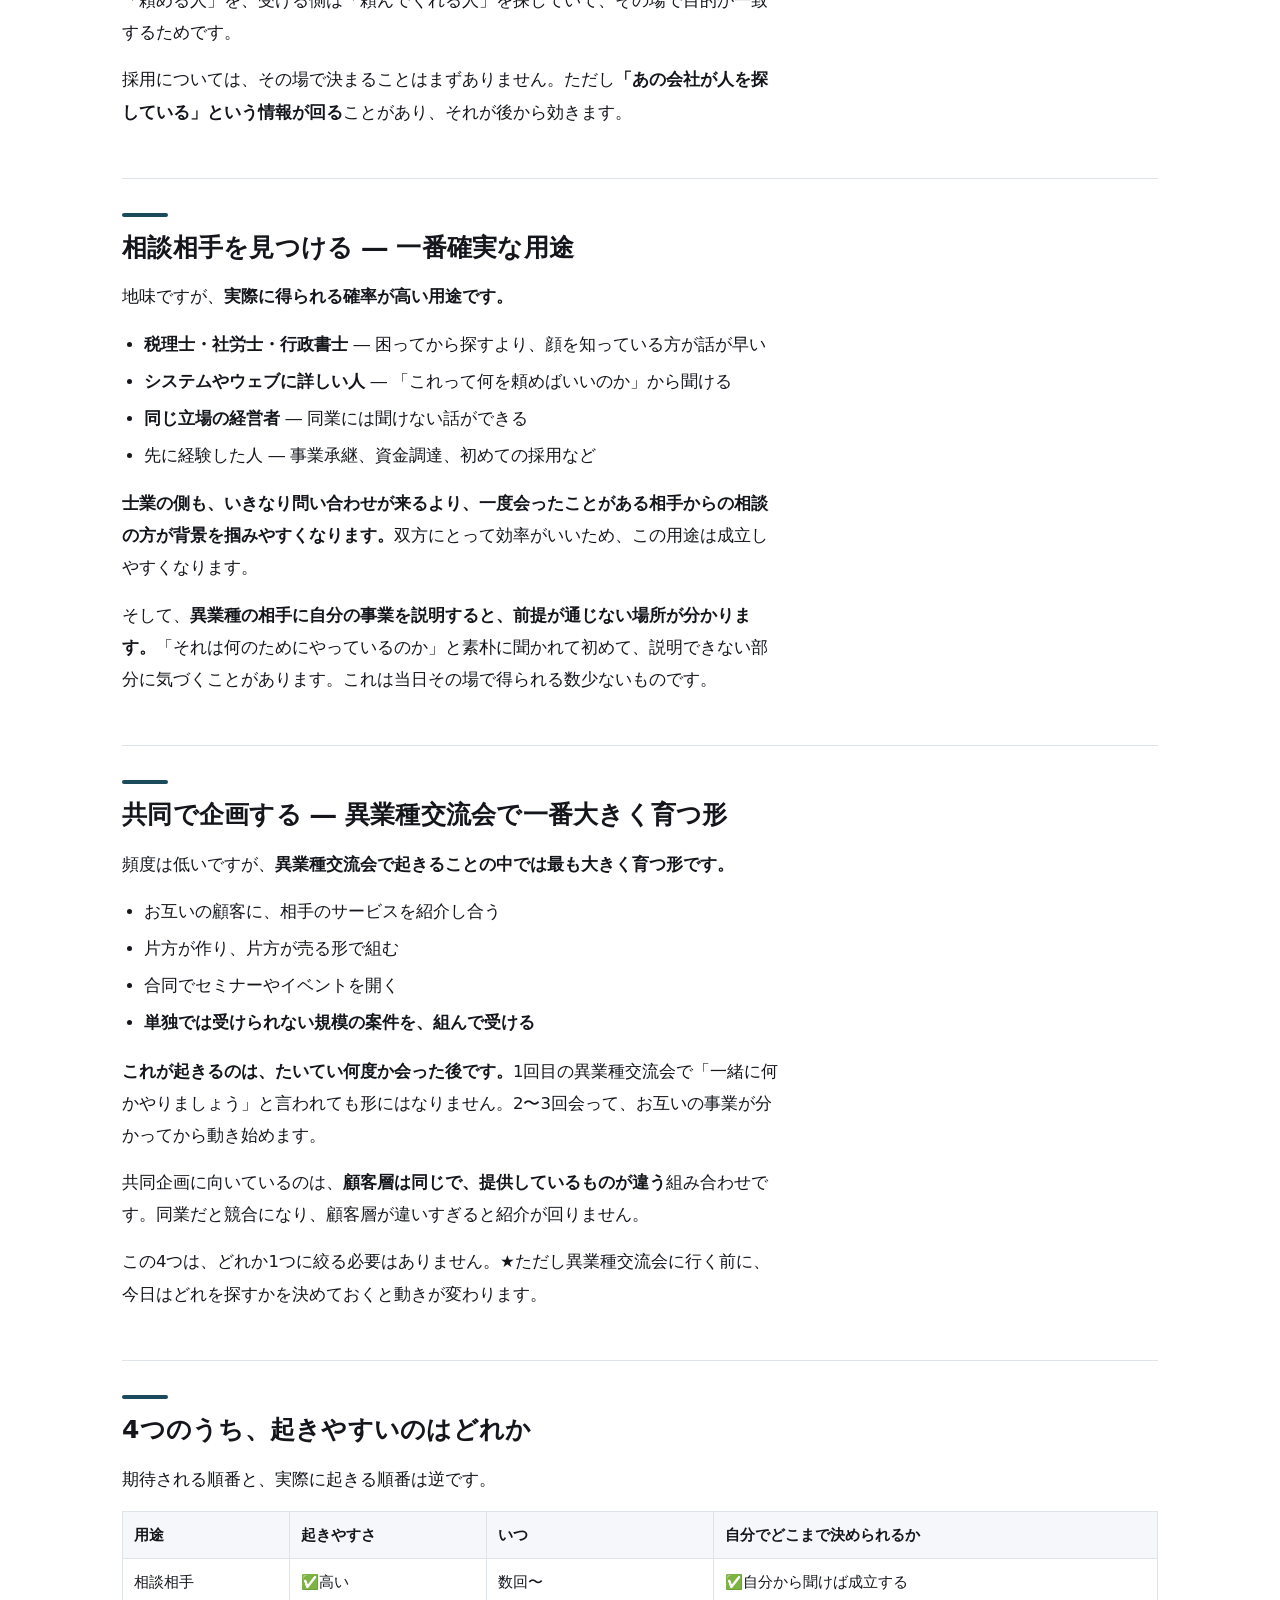
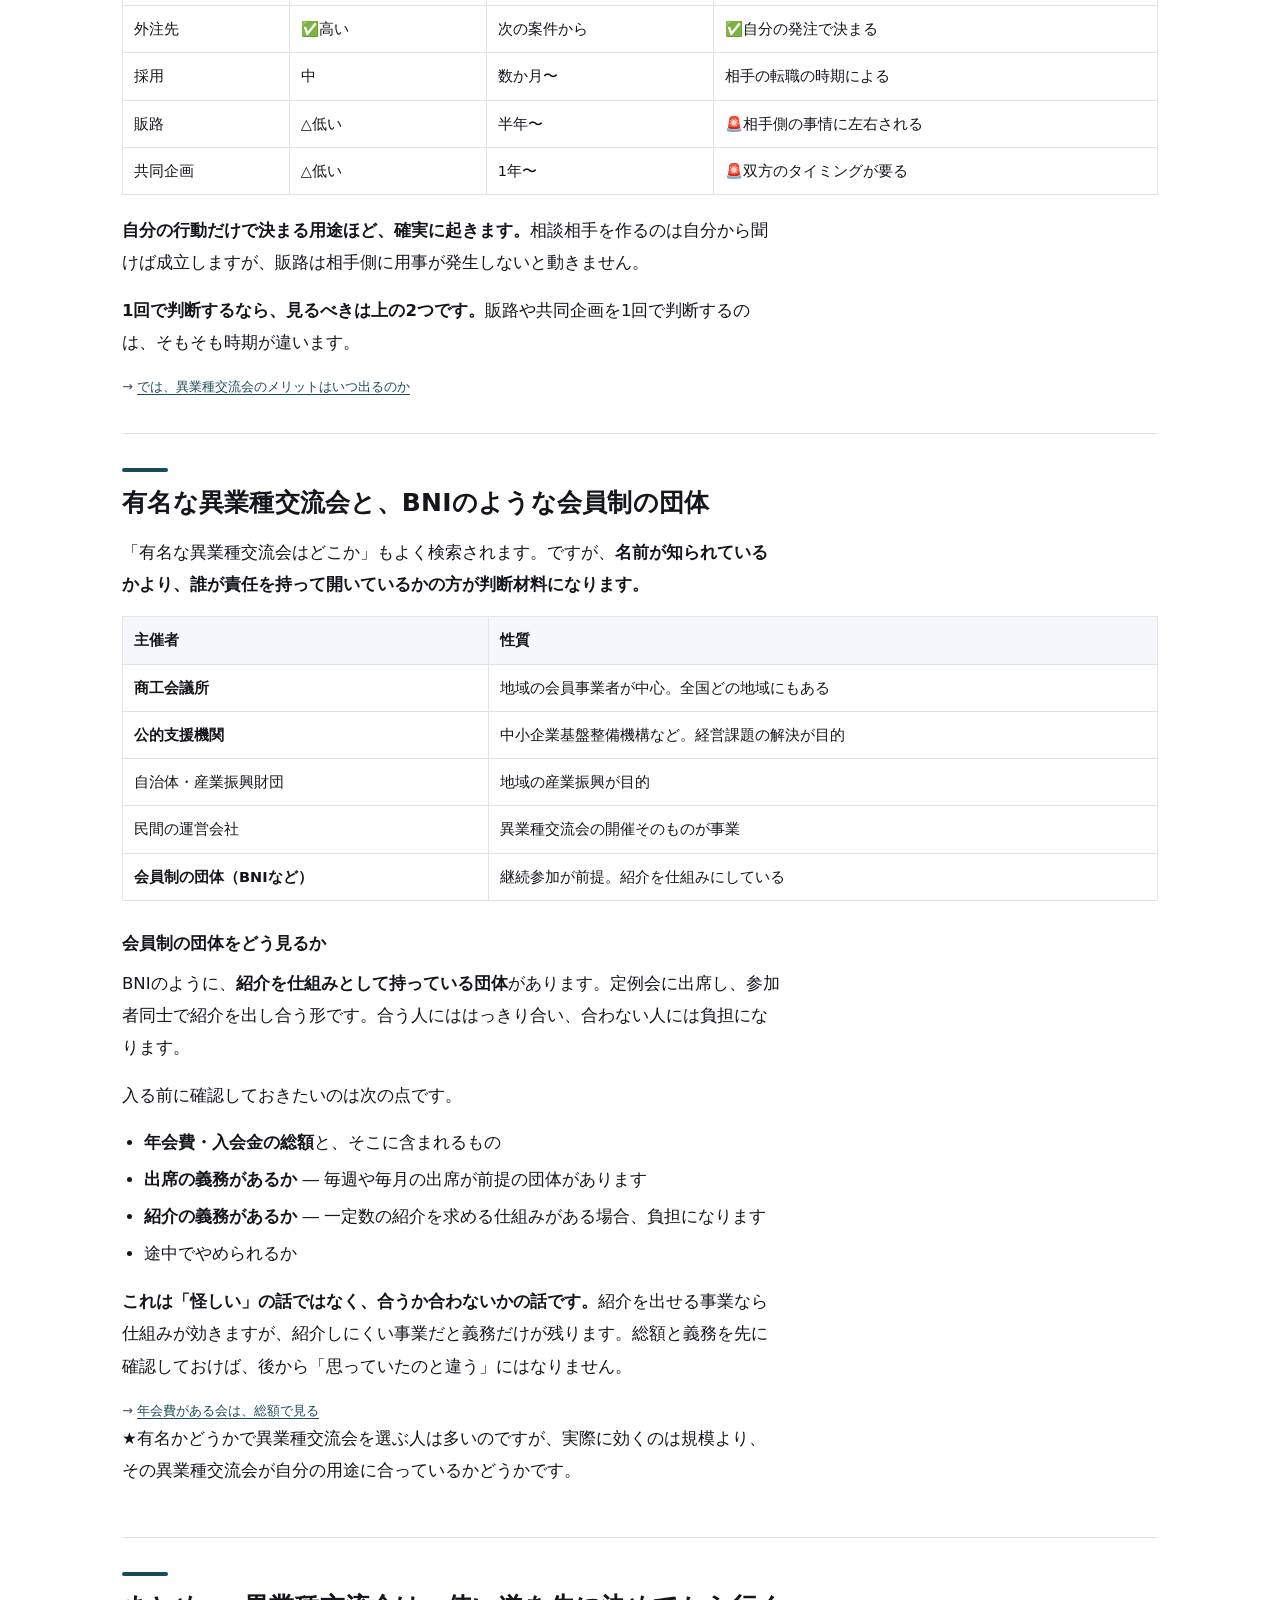
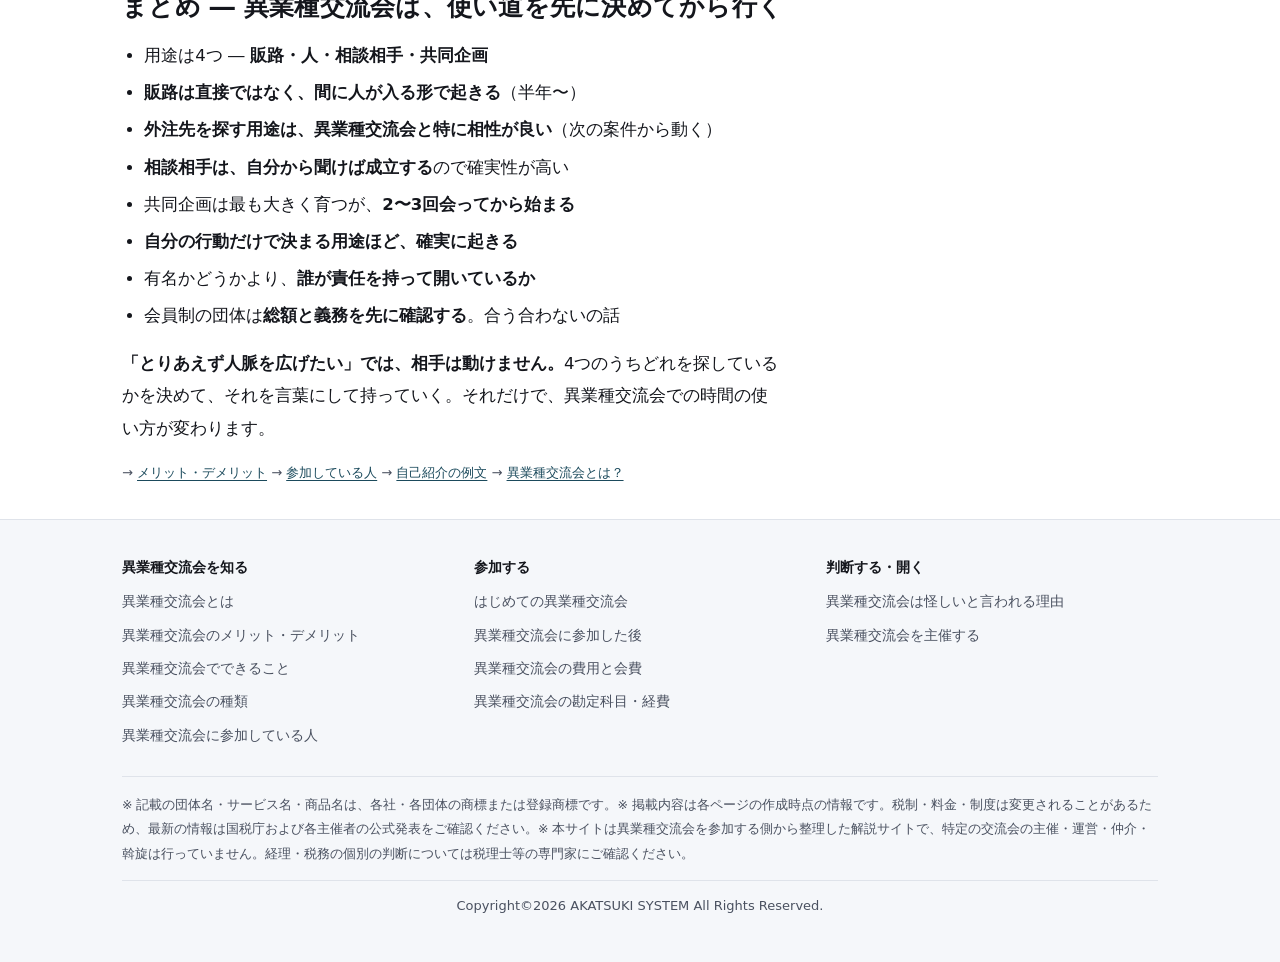
<file: what/index.html>
<!doctype html>
<html lang="ja">
<head>
<meta charset="utf-8">
<meta property="og:image:type" content="image/jpeg">
<meta property="og:image:secure_url" content="https://koryukai-akatsuki-system.work/img/og-v2/what.jpg">
<meta name="viewport" content="width=device-width,initial-scale=1">
<title>販路、採用、相談相手、共同企画。このうち実際に起きるもの</title>
<meta name="description" content="4つの用途のうち、起きやすいものと時間がかかるもの。起きるまでの期間と、起きやすい会の条件。期待していることと実際に起きることのずれを、参加する前に埋めておくための整理です">
<link rel="canonical" href="https://koryukai-akatsuki-system.work/what/">
<link rel="stylesheet" href="../css/base.css?v=5659d0ed">
<link rel="preload" as="image" href="https://koryukai-akatsuki-system.work/img/hero-what.webp" fetchpriority="high">
<meta name="robots" content="index,follow,max-image-preview:large">
<meta property="og:type" content="article">
<meta property="og:site_name" content="異業種交流会ガイド">
<meta property="og:locale" content="ja_JP">
<meta property="og:title" content="販路、採用、相談相手、共同企画。このうち実際に起きるもの">
<meta property="og:description" content="4つの用途のうち、起きやすいものと時間がかかるもの。起きるまでの期間と、起きやすい会の条件。期待していることと実際に起きることのずれを、参加する前に埋めておくための整理です">
<meta property="og:url" content="https://koryukai-akatsuki-system.work/what/">
<meta name="twitter:title" content="販路、採用、相談相手、共同企画。このうち実際に起きるもの">
<meta name="twitter:description" content="4つの用途のうち、起きやすいものと時間がかかるもの。起きるまでの期間と、起きやすい会の条件。期待していることと実際に起きることのずれを、参加する前に埋めておくための整理です">
<meta property="og:image" content="https://koryukai-akatsuki-system.work/img/og-v2/what.jpg">
<meta property="og:image:width" content="1200">
<meta property="og:image:height" content="630">
<meta property="og:image:alt" content="異業種交流会でできること。販路・採用・相談相手・共同企画">
<meta name="twitter:card" content="summary_large_image">
<meta name="twitter:image" content="https://koryukai-akatsuki-system.work/img/og-v2/what.jpg">
<meta name="twitter:image:alt" content="異業種交流会でできること。販路・採用・相談相手・共同企画">
<link rel="icon" href="/favicon.ico" sizes="48x48">
<link rel="icon" type="image/png" sizes="48x48" href="/favicon-48x48.png">
<link rel="icon" type="image/png" sizes="32x32" href="/favicon-32x32.png">
<link rel="icon" type="image/png" sizes="16x16" href="/favicon-16x16.png">
<link rel="apple-touch-icon" sizes="180x180" href="/apple-touch-icon.png">
<link rel="manifest" href="/site.webmanifest">
<link rel="mask-icon" href="/safari-pinned-tab.svg" color="#1b4a5c">
<meta name="theme-color" content="#1b4a5c">
<script type="application/ld+json">{"@context": "https://schema.org", "@type": "Article", "headline": "異業種交流会は、4つの用途に使える", "description": "異業種交流会は4つの用途に使えます。販路の開拓、採用と外注先探し、経営の相談相手を見つける、共同での企画。このうちどれが実際に起きやすいか、起きるまでにかかる時間、起きやすい会の条件を実務的に整理しました。有名な会（BNI等）の仕組みとの違い、成果が出ない場合に何を変えるかまで、参加する側の視点で具体的に整理しました。", "inLanguage": "ja", "dateModified": "2026-08-23", "image": "https://koryukai-akatsuki-system.work/img/hero-what.webp"}</script>
<script type="application/ld+json">{"@context": "https://schema.org", "@type": "BreadcrumbList", "itemListElement": [{"@type": "ListItem", "position": 1, "name": "異業種交流会とは", "item": "/"}, {"@type": "ListItem", "position": 2, "name": "異業種交流会は、4つの用途に使える"}]}</script>
</head>
<body>
<a class="skip" href="#main">本文へ移動</a>

<header class="hd">
  <div class="wrap">
    <a class="logo" href="/">異業種交流会<span>ガイド</span></a>
    <ul class="nav">
      <li><a href="/">異業種交流会とは</a>
        <div class="mega">
          <a href="/merit-demerit/">メリット・デメリット</a>
          <a href="/what/">異業種交流会でできること</a>
          <a href="/types/">異業種交流会の種類</a>
          <a href="/find/">異業種交流会の探し方</a>
        </div>
      </li>
      <li><a href="/first-time/">はじめての方</a></li>
      <li><a href="/after/">参加した後</a></li>
      <li><a href="/cost/">費用と会費</a></li>
      <li><a href="/accounting/">勘定科目・経費</a></li>
      <li><a href="/truth/">本当のところ</a></li>
      <li><a href="/who/">参加している人</a></li>
      <li><a href="/organize/">主催する</a></li>
    </ul>
  </div>
</header>

<div class="hero">
  <div class="wrap">
    <h1 class="kt">異業種交流会は、<span class="kt-add">4つの用途</span>に使える</h1>
      <figure class="eyecatch">
        <img src="../img/hero-what.webp" width="1200" height="630" fetchpriority="high"
             alt="異業種交流会でできること。販路の開拓、採用、経営の相談相手を見つける、共同企画という4つの用途と起きやすさ">
      </figure>
    <p class="lead">販路を広げる。人を探す。相談相手を見つける ― 一番確実な用途。共同で企画する。異業種交流会の使い道は、突きつめるとこの4つです。それぞれ<b>どういう形で実際に起きるのか</b>を、順番に書きます。</p>
  </div>
</div>

<main id="main" class="wrap">

  <nav class="toc">
    <h2>このページの内容</h2>
    <ol>
      <li><a href="#yotsu">異業種交流会の使い道は、4つに分けられる</a></li>
      <li><a href="#hanro">販路を広げる ― 異業種交流会では間に人が入る</a></li>
      <li><a href="#saiyo">人を探す ― 採用と外注先</a></li>
      <li><a href="#soudan">相談相手を見つける ― 一番確実な用途</a></li>
      <li><a href="#kyodo">共同で企画する ― 異業種交流会で一番大きく育つ形</a></li>
      <li><a href="#kakuritsu">4つのうち、起きやすいのはどれか</a></li>
      <li><a href="#yumei">有名な異業種交流会と、BNIのような会員制の団体</a></li>
      <li><a href="#matome">まとめ ― 異業種交流会は、使い道を先に決めてから行く</a></li>
    </ol>
  </nav>

  <section id="yotsu">
    <h2>異業種交流会の使い道は、4つに分けられる</h2>
    <p>日本商工会議所は、ビジネス交流の目的を「情報収集」「課題発見」「販路開拓」につながるものとして案内しています。参加する側から実務的に整理すると、次の4つになります。</p>
    <table>
      <thead><tr><th>用途</th><th>探しているもの</th><th>出るまでの時間</th></tr></thead>
      <tbody>
        <tr><td><b>販路</b></td><td>取引先・紹介してくれる人</td><td>半年〜</td></tr>
        <tr><td><b>人</b></td><td>採用・外注先</td><td>数か月〜</td></tr>
        <tr><td><b>相談相手</b></td><td>士業・専門家・同じ立場の経営者</td><td>数回〜</td></tr>
        <tr><td><b>共同企画</b></td><td>一緒に何かをやる相手</td><td>1年〜</td></tr>
      </tbody>
    </table>
    <p><b>どれを目的にするかで、当日の動き方が変わります。</b>販路を探しているなら業種の違う相手、採用なら人が動く業種の人、相談相手なら士業。異業種交流会に行く前にこれを決めておくと、話しかける相手が絞れます。</p>
    <p>逆に、<b>「とりあえず人脈を広げたい」で行くと、何も起きません。</b>相手が動けないためです。</p>
  </section>

  <section id="hanro">
    <h2>販路を広げる ― 異業種交流会では間に人が入る</h2>
    <p>最も期待される用途ですが、<b>その場で取引が決まることはほとんどありません。</b>実際に多いのは、間に人が入る形です。</p>
    <ul>
      <li>話した相手が、別の相手を紹介してくれる</li>
      <li>その異業種交流会では何もなかったが、半年後に「そういえば」と連絡が来る</li>
      <li>相手の取引先が困っている案件で、名前を出してもらえる</li>
      <li><b>相手自身が困ったときに、思い出してもらえる</b></li>
    </ul>
    <p>つまり、異業種交流会で得られるのは<b>取引そのものではなく、思い出してもらえる状態</b>です。ここを取り違えて当日に売り込むと、かえって逆になります。</p>
    <h3>販路につながりやすい業種</h3>
    <p><b>1件の単価が大きく、紹介と信用で決まる業種ほど向いています。</b>建設・設備、印刷、士業、保険、地域密着のサービス業などが典型です。逆に、単価が低く数が必要な事業では、費やす時間に見合わないことがあります。</p>
    <p class="src">→ <a href="/merit-demerit/#hito">向いている事業と、向いていない事業</a></p>
  </section>

  <section id="saiyo">
    <h2>人を探す ― 採用と外注先</h2>
    <p>求人媒体に出す前の段階で使える用途です。<b>「こういう人を探している」と口に出しておくと、心当たりのある人から声がかかります。</b></p>
    <table>
      <thead><tr><th></th><th>採用</th><th>外注</th></tr></thead>
      <tbody>
        <tr><td>相手</td><td>転職を考えている人・その知り合い</td><td>フリーランス・小規模事業者</td></tr>
        <tr><td>決まる速さ</td><td>遅い（数か月〜）</td><td>✅速い（次の案件から）</td></tr>
        <tr><td>判断材料</td><td>紹介者の信用</td><td><b>✅実際に話した印象</b></td></tr>
        <tr><td>異業種交流会との相性</td><td>△間接的</td><td>✅直接つながる</td></tr>
      </tbody>
    </table>
    <p><b>外注の相手を探す用途は、異業種交流会と特に相性が良くなります。</b>発注する側は「頼める人」を、受ける側は「頼んでくれる人」を探していて、その場で目的が一致するためです。</p>
    <p>採用については、その場で決まることはまずありません。ただし<b>「あの会社が人を探している」という情報が回る</b>ことがあり、それが後から効きます。</p>
  </section>

  <section id="soudan">
    <h2>相談相手を見つける ― 一番確実な用途</h2>
    <p>地味ですが、<b>実際に得られる確率が高い用途です。</b></p>
    <ul>
      <li><b>税理士・社労士・行政書士</b> ― 困ってから探すより、顔を知っている方が話が早い</li>
      <li><b>システムやウェブに詳しい人</b> ― 「これって何を頼めばいいのか」から聞ける</li>
      <li><b>同じ立場の経営者</b> ― 同業には聞けない話ができる</li>
      <li>先に経験した人 ― 事業承継、資金調達、初めての採用など</li>
    </ul>
    <p><b>士業の側も、いきなり問い合わせが来るより、一度会ったことがある相手からの相談の方が背景を掴みやすくなります。</b>双方にとって効率がいいため、この用途は成立しやすくなります。</p>
    <p>そして、<b>異業種の相手に自分の事業を説明すると、前提が通じない場所が分かります。</b>「それは何のためにやっているのか」と素朴に聞かれて初めて、説明できない部分に気づくことがあります。これは当日その場で得られる数少ないものです。</p>
  </section>

  <section id="kyodo">
    <h2>共同で企画する ― 異業種交流会で一番大きく育つ形</h2>
    <p>頻度は低いですが、<b>異業種交流会で起きることの中では最も大きく育つ形です。</b></p>
    <ul>
      <li>お互いの顧客に、相手のサービスを紹介し合う</li>
      <li>片方が作り、片方が売る形で組む</li>
      <li>合同でセミナーやイベントを開く</li>
      <li><b>単独では受けられない規模の案件を、組んで受ける</b></li>
    </ul>
    <p><b>これが起きるのは、たいてい何度か会った後です。</b>1回目の異業種交流会で「一緒に何かやりましょう」と言われても形にはなりません。2〜3回会って、お互いの事業が分かってから動き始めます。</p>
    <p>共同企画に向いているのは、<b>顧客層は同じで、提供しているものが違う</b>組み合わせです。同業だと競合になり、顧客層が違いすぎると紹介が回りません。</p>
    <p>この4つは、どれか1つに絞る必要はありません。★ただし異業種交流会に行く前に、今日はどれを探すかを決めておくと動きが変わります。</p>
  </section>

  <section id="kakuritsu">
    <h2>4つのうち、起きやすいのはどれか</h2>
    <p>期待される順番と、実際に起きる順番は逆です。</p>
    <table>
      <thead><tr><th>用途</th><th>起きやすさ</th><th>いつ</th><th>自分でどこまで決められるか</th></tr></thead>
      <tbody>
        <tr><td>相談相手</td><td>✅高い</td><td>数回〜</td><td>✅自分から聞けば成立する</td></tr>
        <tr><td>外注先</td><td>✅高い</td><td>次の案件から</td><td>✅自分の発注で決まる</td></tr>
        <tr><td>採用</td><td>中</td><td>数か月〜</td><td>相手の転職の時期による</td></tr>
        <tr><td>販路</td><td>△低い</td><td>半年〜</td><td>🚨相手側の事情に左右される</td></tr>
        <tr><td>共同企画</td><td>△低い</td><td>1年〜</td><td>🚨双方のタイミングが要る</td></tr>
      </tbody>
    </table>
    <p><b>自分の行動だけで決まる用途ほど、確実に起きます。</b>相談相手を作るのは自分から聞けば成立しますが、販路は相手側に用事が発生しないと動きません。</p>
    <p><b>1回で判断するなら、見るべきは上の2つです。</b>販路や共同企画を1回で判断するのは、そもそも時期が違います。</p>
    <p class="src">→ <a href="/merit-demerit/#jikan">では、異業種交流会のメリットはいつ出るのか</a></p>
  </section>

  <section id="yumei">
    <h2>有名な異業種交流会と、BNIのような会員制の団体</h2>
    <p>「有名な異業種交流会はどこか」もよく検索されます。ですが、<b>名前が知られているかより、誰が責任を持って開いているかの方が判断材料になります。</b></p>
    <table>
      <thead><tr><th>主催者</th><th>性質</th></tr></thead>
      <tbody>
        <tr><td><b>商工会議所</b></td><td>地域の会員事業者が中心。全国どの地域にもある</td></tr>
        <tr><td><b>公的支援機関</b></td><td>中小企業基盤整備機構など。経営課題の解決が目的</td></tr>
        <tr><td>自治体・産業振興財団</td><td>地域の産業振興が目的</td></tr>
        <tr><td>民間の運営会社</td><td>異業種交流会の開催そのものが事業</td></tr>
        <tr><td><b>会員制の団体（BNIなど）</b></td><td>継続参加が前提。紹介を仕組みにしている</td></tr>
      </tbody>
    </table>
    <h3>会員制の団体をどう見るか</h3>
    <p>BNIのように、<b>紹介を仕組みとして持っている団体</b>があります。定例会に出席し、参加者同士で紹介を出し合う形です。合う人にははっきり合い、合わない人には負担になります。</p>
    <p>入る前に確認しておきたいのは次の点です。</p>
    <ul>
      <li><b>年会費・入会金の総額</b>と、そこに含まれるもの</li>
      <li><b>出席の義務があるか</b> ― 毎週や毎月の出席が前提の団体があります</li>
      <li><b>紹介の義務があるか</b> ― 一定数の紹介を求める仕組みがある場合、負担になります</li>
      <li>途中でやめられるか</li>
    </ul>
    <p><b>これは「怪しい」の話ではなく、合うか合わないかの話です。</b>紹介を出せる事業なら仕組みが効きますが、紹介しにくい事業だと義務だけが残ります。総額と義務を先に確認しておけば、後から「思っていたのと違う」にはなりません。</p>
    <p class="src">→ <a href="/cost/#nenkaihi">年会費がある会は、総額で見る</a></p>
    <p>★有名かどうかで異業種交流会を選ぶ人は多いのですが、実際に効くのは規模より、その異業種交流会が自分の用途に合っているかどうかです。</p>
  </section>

  <section id="matome">
    <h2>まとめ ― 異業種交流会は、使い道を先に決めてから行く</h2>
    <ul>
      <li>用途は4つ ― <b>販路・人・相談相手・共同企画</b></li>
      <li><b>販路は直接ではなく、間に人が入る形で起きる</b>（半年〜）</li>
      <li><b>外注先を探す用途は、異業種交流会と特に相性が良い</b>（次の案件から動く）</li>
      <li><b>相談相手は、自分から聞けば成立する</b>ので確実性が高い</li>
      <li>共同企画は最も大きく育つが、<b>2〜3回会ってから始まる</b></li>
      <li><b>自分の行動だけで決まる用途ほど、確実に起きる</b></li>
      <li>有名かどうかより、<b>誰が責任を持って開いているか</b></li>
      <li>会員制の団体は<b>総額と義務を先に確認する</b>。合う合わないの話</li>
    </ul>
    <p><b>「とりあえず人脈を広げたい」では、相手は動けません。</b>4つのうちどれを探しているかを決めて、それを言葉にして持っていく。それだけで、異業種交流会での時間の使い方が変わります。</p>
    <p class="src">
      → <a href="/merit-demerit/">メリット・デメリット</a>
      → <a href="/who/">参加している人</a>
      → <a href="/first-time/#aisatsu-rei">自己紹介の例文</a>
      → <a href="/">異業種交流会とは？</a>
    </p>
  </section>

</main>

<footer class="ft">
  <div class="wrap">
    <div class="cols">
      <div>
        <b>異業種交流会を知る</b>
        <a href="/">異業種交流会とは</a>
        <a href="/merit-demerit/">異業種交流会のメリット・デメリット</a>
        <a href="/what/">異業種交流会でできること</a>
        <a href="/types/">異業種交流会の種類</a>
        <a href="/who/">異業種交流会に参加している人</a>
      </div>
      <div>
        <b>参加する</b>
        <a href="/first-time/">はじめての異業種交流会</a>
        <a href="/after/">異業種交流会に参加した後</a>
        <a href="/cost/">異業種交流会の費用と会費</a>
        <a href="/accounting/">異業種交流会の勘定科目・経費</a>
      </div>
      <div>
        <b>判断する・開く</b>
        <a href="/truth/">異業種交流会は怪しいと言われる理由</a>
        <a href="/organize/">異業種交流会を主催する</a>
      </div>
    </div>
    <div class="btm" aria-label="商標・情報・運営に関する注記">
      <p>※ 記載の団体名・サービス名・商品名は、各社・各団体の商標または登録商標です。※ 掲載内容は各ページの作成時点の情報です。税制・料金・制度は変更されることがあるため、最新の情報は国税庁および各主催者の公式発表をご確認ください。※ 本サイトは異業種交流会を参加する側から整理した解説サイトで、特定の交流会の主催・運営・仲介・斡旋は行っていません。経理・税務の個別の判断については税理士等の専門家にご確認ください。</p>
    </div>
    <div class="fine"><span>Copyright©2026 AKATSUKI SYSTEM All Rights Reserved.</span></div>
  </div>
</footer>

</body>
</html>
</file>
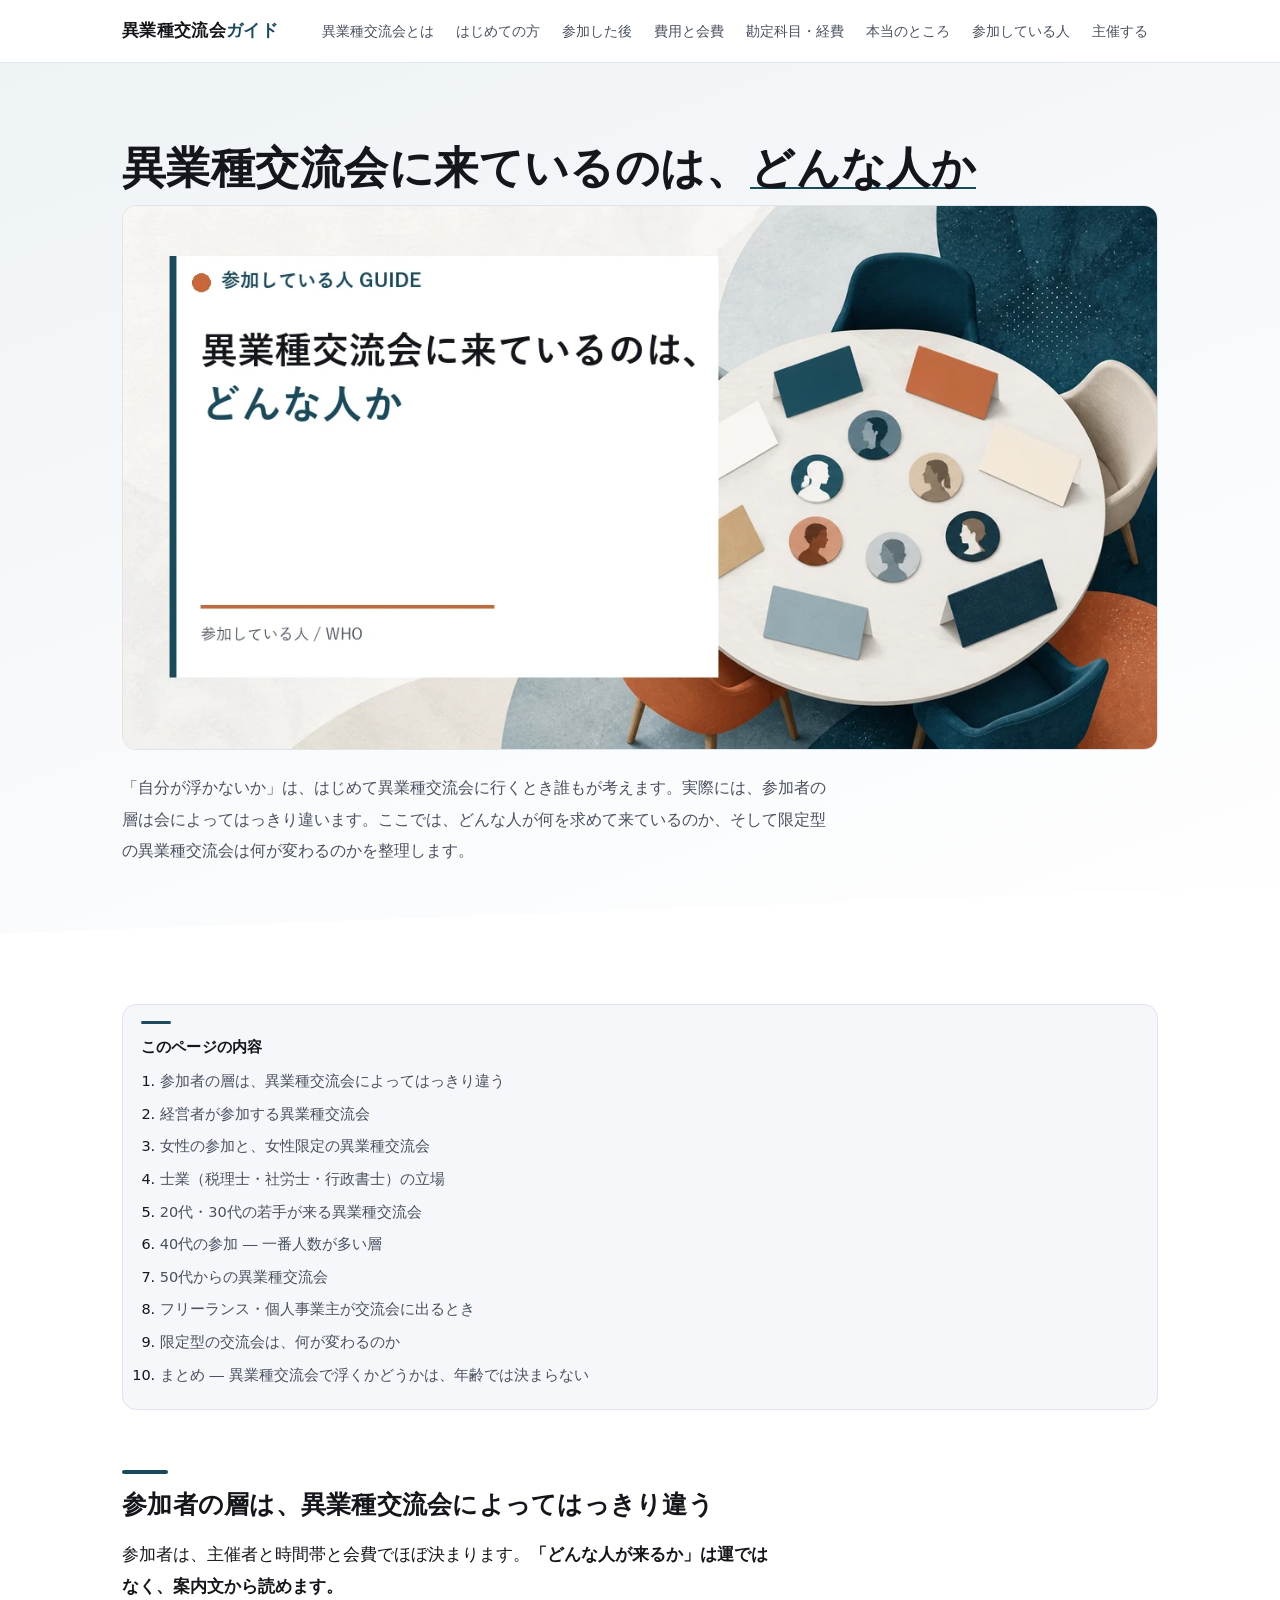
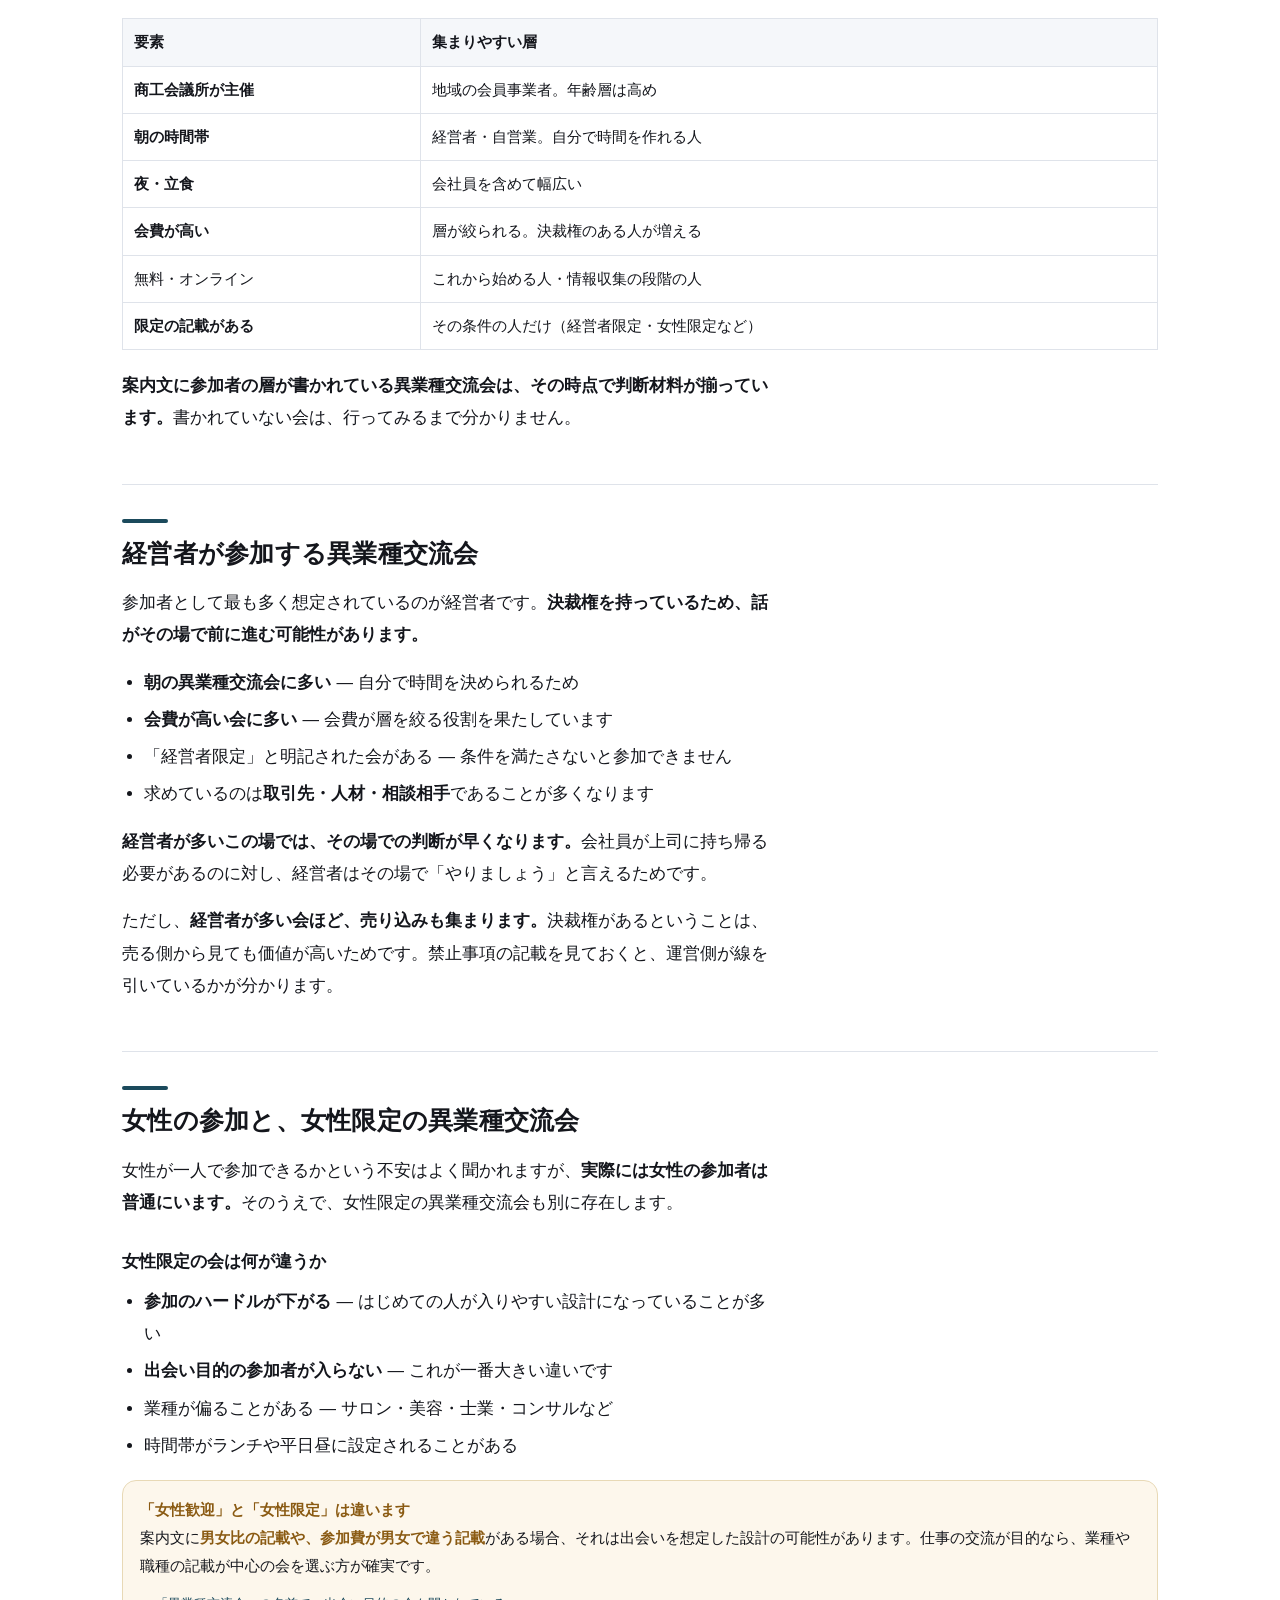
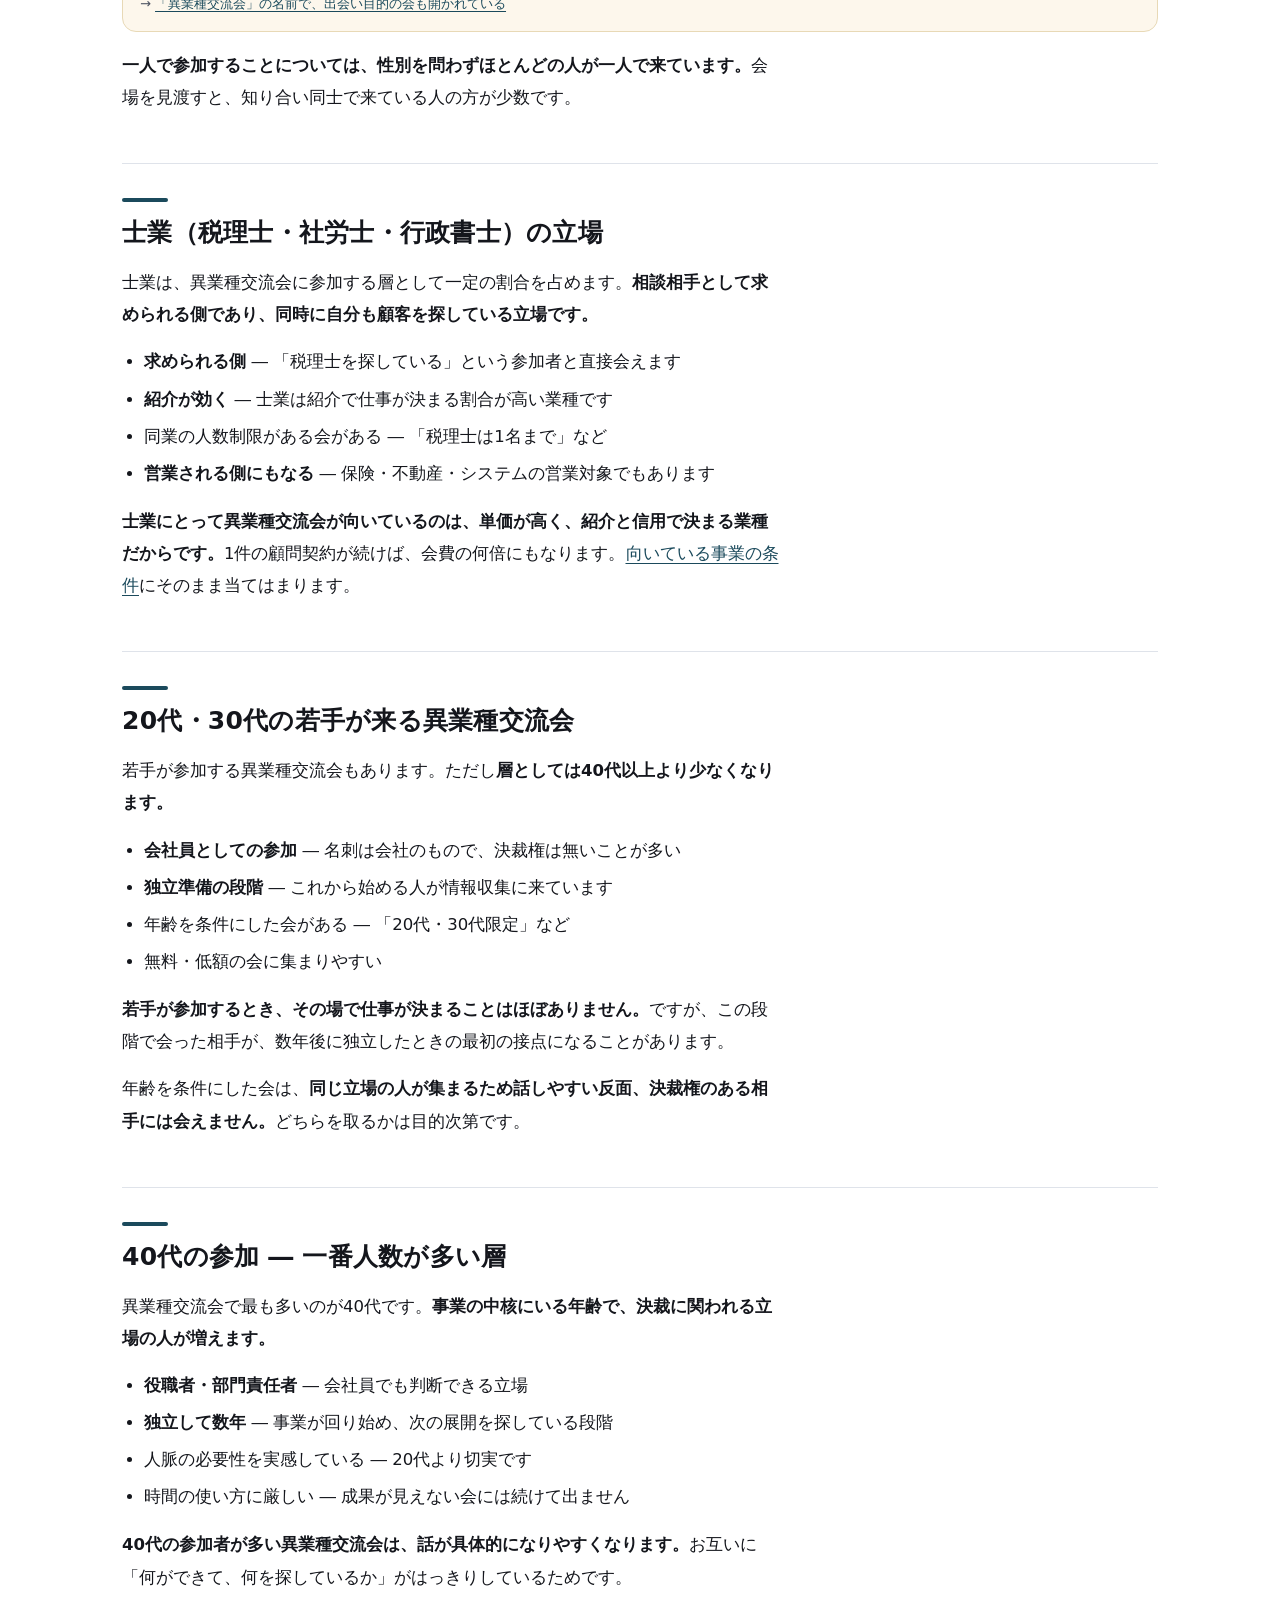
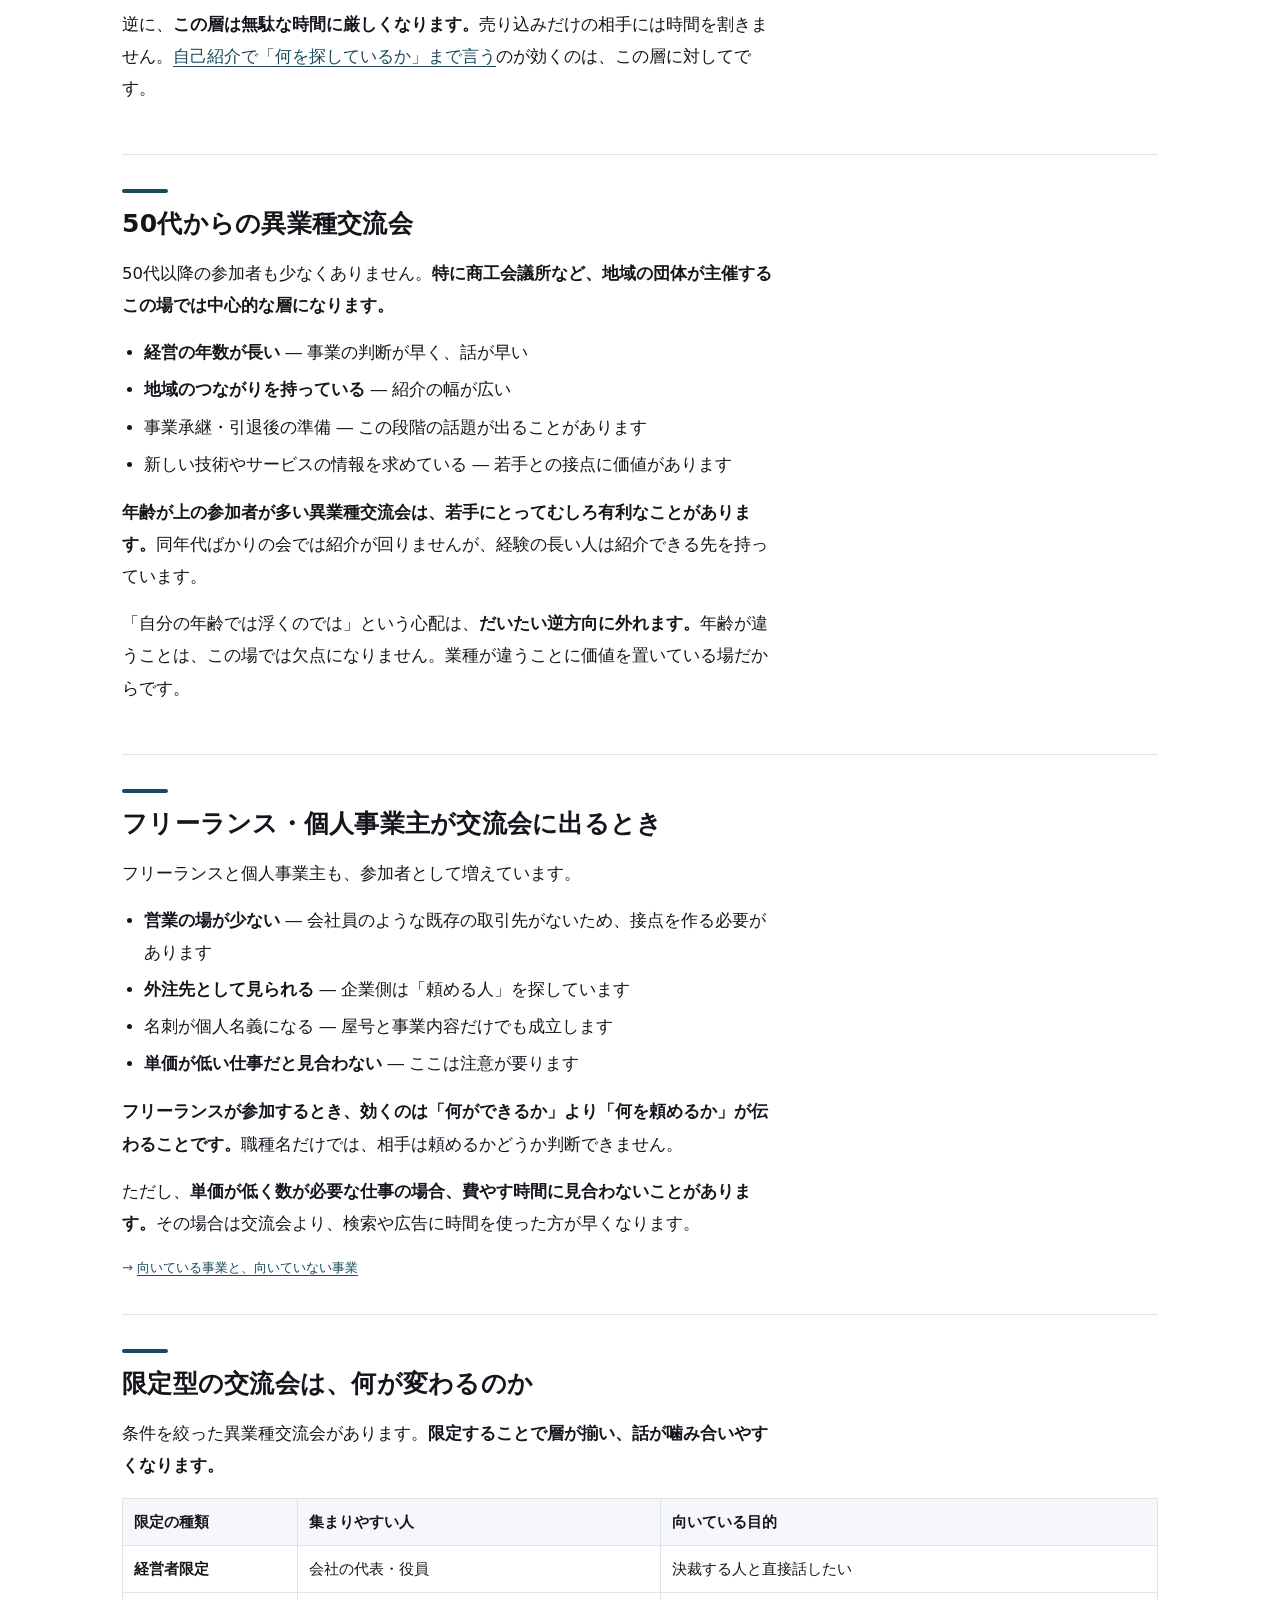
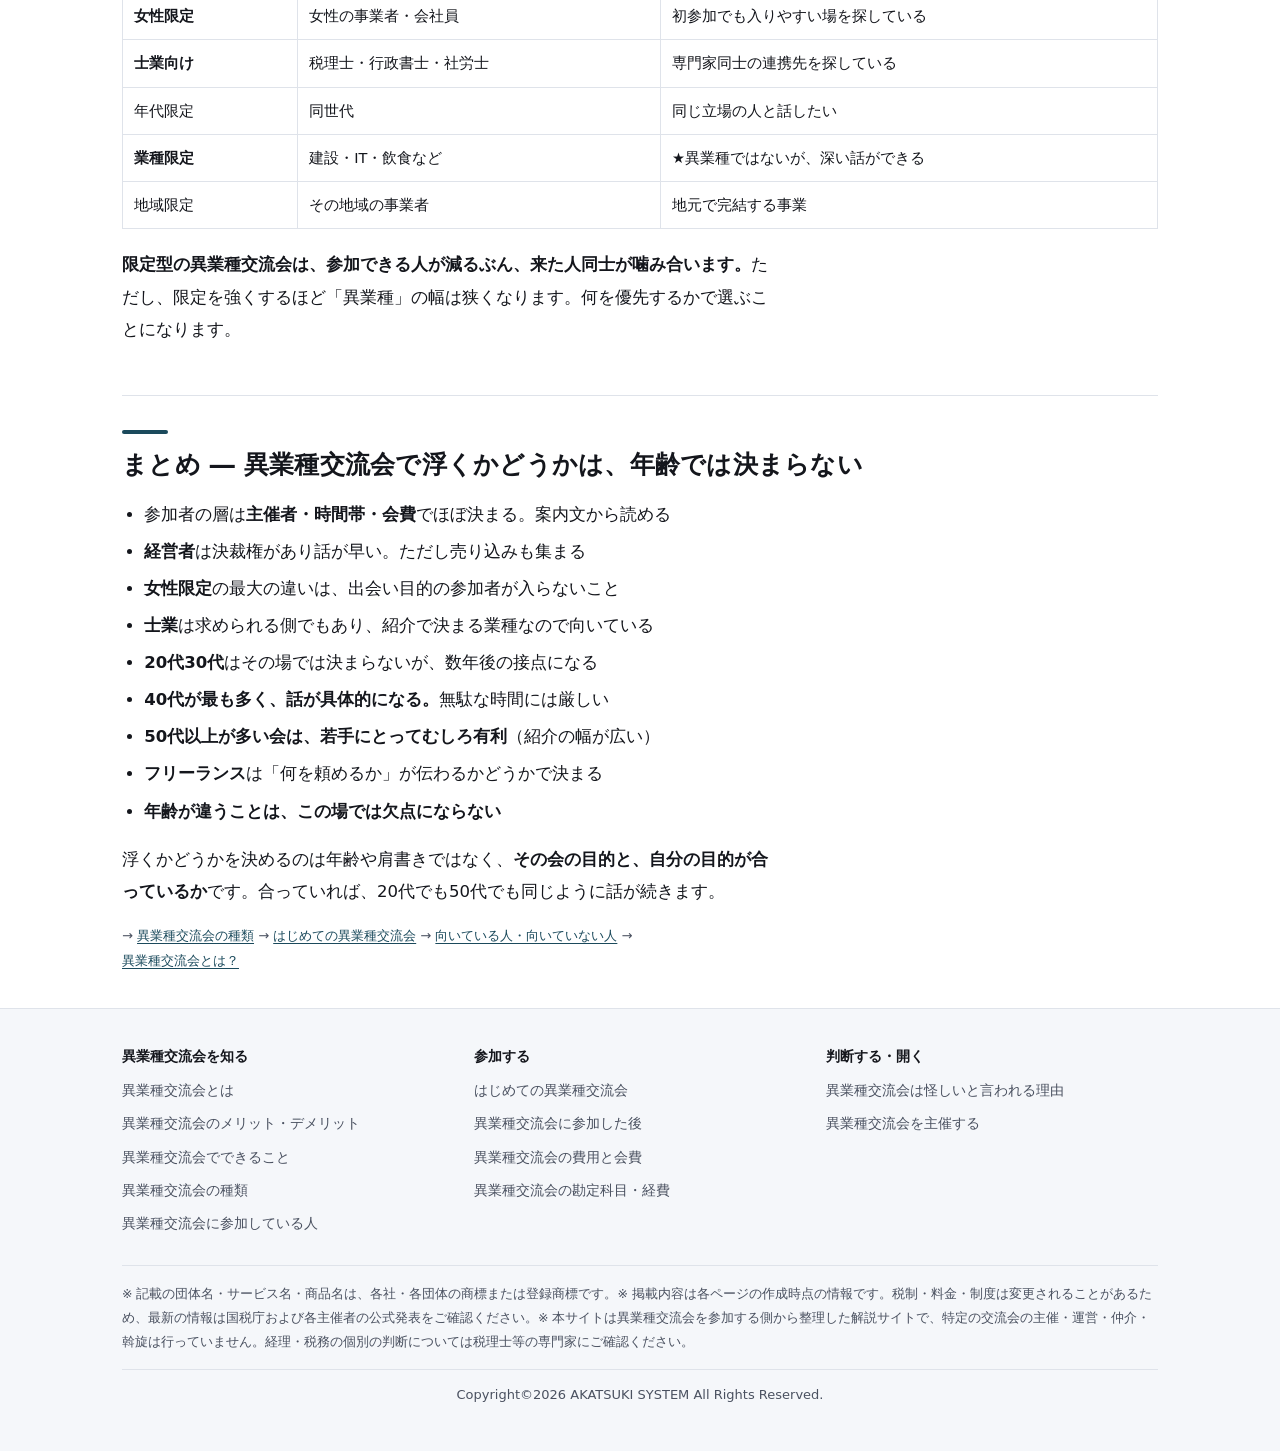
<file: who/index.html>
<!doctype html>
<html lang="ja">
<head>
<meta charset="utf-8">
<meta property="og:image:type" content="image/jpeg">
<meta property="og:image:secure_url" content="https://koryukai-akatsuki-system.work/img/og-v2/who.jpg">
<meta name="viewport" content="width=device-width,initial-scale=1">
<title>経営者、士業、フリーランス、営業職。異業種交流会に来ている人たち</title>
<meta name="description" content="税理士・社労士・行政書士といった士業、独立して間もない人、営業で数字を追っている人、そして女性の参加者。20代30代の若手と40代50代とで、参加する目的がどう変わるのかを分けて記述">
<link rel="canonical" href="https://koryukai-akatsuki-system.work/who/">
<link rel="stylesheet" href="../css/base.css?v=5659d0ed">
<link rel="preload" as="image" href="https://koryukai-akatsuki-system.work/img/hero-who.webp" fetchpriority="high">
<meta name="robots" content="index,follow,max-image-preview:large">
<meta property="og:type" content="article">
<meta property="og:site_name" content="異業種交流会ガイド">
<meta property="og:locale" content="ja_JP">
<meta property="og:title" content="経営者、士業、フリーランス、営業職。異業種交流会に来ている人たち">
<meta property="og:description" content="税理士・社労士・行政書士といった士業、独立して間もない人、営業で数字を追っている人、そして女性の参加者。20代30代の若手と40代50代とで、参加する目的がどう変わるのかを分けて記述">
<meta property="og:url" content="https://koryukai-akatsuki-system.work/who/">
<meta name="twitter:title" content="経営者、士業、フリーランス、営業職。異業種交流会に来ている人たち">
<meta name="twitter:description" content="税理士・社労士・行政書士といった士業、独立して間もない人、営業で数字を追っている人、そして女性の参加者。20代30代の若手と40代50代とで、参加する目的がどう変わるのかを分けて記述">
<meta property="og:image" content="https://koryukai-akatsuki-system.work/img/og-v2/who.jpg">
<meta property="og:image:width" content="1200">
<meta property="og:image:height" content="630">
<meta property="og:image:alt" content="参加している人。経営者・士業・女性・20代〜50代">
<meta name="twitter:card" content="summary_large_image">
<meta name="twitter:image" content="https://koryukai-akatsuki-system.work/img/og-v2/who.jpg">
<meta name="twitter:image:alt" content="参加している人。経営者・士業・女性・20代〜50代">
<link rel="icon" href="/favicon.ico" sizes="48x48">
<link rel="icon" type="image/png" sizes="48x48" href="/favicon-48x48.png">
<link rel="icon" type="image/png" sizes="32x32" href="/favicon-32x32.png">
<link rel="icon" type="image/png" sizes="16x16" href="/favicon-16x16.png">
<link rel="apple-touch-icon" sizes="180x180" href="/apple-touch-icon.png">
<link rel="manifest" href="/site.webmanifest">
<link rel="mask-icon" href="/safari-pinned-tab.svg" color="#1b4a5c">
<meta name="theme-color" content="#1b4a5c">
<script type="application/ld+json">{"@context": "https://schema.org", "@type": "Article", "headline": "異業種交流会に来ているのは、どんな人か", "description": "異業種交流会に来ているのはどんな人か。経営者、士業（税理士・社労士・行政書士）、フリーランス、営業職、そして女性の参加者。20代30代の若手、40代、50代で参加の目的がどう変わるか。女性限定の会や年代を絞った会がある理由、会社員が参加する場合の注意点まで、実際に来ている層から整理しました。人数規模による顔ぶれの違いも。", "inLanguage": "ja", "dateModified": "2026-08-23", "image": "https://koryukai-akatsuki-system.work/img/hero-who.webp"}</script>
<script type="application/ld+json">{"@context": "https://schema.org", "@type": "BreadcrumbList", "itemListElement": [{"@type": "ListItem", "position": 1, "name": "異業種交流会とは", "item": "/"}, {"@type": "ListItem", "position": 2, "name": "異業種交流会に来ているのは、どんな人か"}]}</script>
</head>
<body>
<a class="skip" href="#main">本文へ移動</a>

<header class="hd">
  <div class="wrap">
    <a class="logo" href="/">異業種交流会<span>ガイド</span></a>
    <ul class="nav">
      <li><a href="/">異業種交流会とは</a>
        <div class="mega">
          <a href="/merit-demerit/">メリット・デメリット</a>
          <a href="/what/">異業種交流会でできること</a>
          <a href="/types/">異業種交流会の種類</a>
          <a href="/find/">異業種交流会の探し方</a>
        </div>
      </li>
      <li><a href="/first-time/">はじめての方</a></li>
      <li><a href="/after/">参加した後</a></li>
      <li><a href="/cost/">費用と会費</a></li>
      <li><a href="/accounting/">勘定科目・経費</a></li>
      <li><a href="/truth/">本当のところ</a></li>
      <li><a href="/who/" aria-current="page">参加している人</a></li>
      <li><a href="/organize/">主催する</a></li>
    </ul>
  </div>
</header>

<div class="hero">
  <div class="wrap">
    <h1 class="kt">異業種交流会に来ているのは、<span class="kt-add">どんな人か</span></h1>
      <figure class="eyecatch">
        <img src="../img/hero-who.webp" width="1200" height="630" fetchpriority="high"
             alt="異業種交流会に参加している人。経営者、士業、フリーランス、女性、20代から50代までの年代別に見た実際の層">
      </figure>
    <p class="lead">「自分が浮かないか」は、はじめて異業種交流会に行くとき誰もが考えます。実際には、参加者の層は会によってはっきり違います。ここでは、どんな人が何を求めて来ているのか、そして限定型の異業種交流会は何が変わるのかを整理します。</p>
  </div>
</div>

<main id="main" class="wrap">

  <nav class="toc">
    <h2>このページの内容</h2>
    <ol>
      <li><a href="#soutai">参加者の層は、異業種交流会によってはっきり違う</a></li>
      <li><a href="#keieisha">経営者が参加する異業種交流会</a></li>
      <li><a href="#josei">女性の参加と、女性限定の異業種交流会</a></li>
      <li><a href="#shigyo">士業（税理士・社労士・行政書士）の立場</a></li>
      <li><a href="#wakate">20代・30代の若手が来る異業種交流会</a></li>
      <li><a href="#yonjyu">40代の参加 ― 一番人数が多い層</a></li>
      <li><a href="#gojyu">50代からの異業種交流会</a></li>
      <li><a href="#freelance">フリーランス・個人事業主が交流会に出るとき</a></li>
      <li><a href="#gentei">限定型の交流会は、何が変わるのか</a></li>
      <li><a href="#matome">まとめ ― 異業種交流会で浮くかどうかは、年齢では決まらない</a></li>
    </ol>
  </nav>

  <section id="soutai">
    <h2>参加者の層は、異業種交流会によってはっきり違う</h2>
    <p>参加者は、主催者と時間帯と会費でほぼ決まります。<b>「どんな人が来るか」は運ではなく、案内文から読めます。</b></p>
    <table>
      <thead><tr><th>要素</th><th>集まりやすい層</th></tr></thead>
      <tbody>
        <tr><td><b>商工会議所が主催</b></td><td>地域の会員事業者。年齢層は高め</td></tr>
        <tr><td><b>朝の時間帯</b></td><td>経営者・自営業。自分で時間を作れる人</td></tr>
        <tr><td><b>夜・立食</b></td><td>会社員を含めて幅広い</td></tr>
        <tr><td><b>会費が高い</b></td><td>層が絞られる。決裁権のある人が増える</td></tr>
        <tr><td>無料・オンライン</td><td>これから始める人・情報収集の段階の人</td></tr>
        <tr><td><b>限定の記載がある</b></td><td>その条件の人だけ（経営者限定・女性限定など）</td></tr>
      </tbody>
    </table>
    <p><b>案内文に参加者の層が書かれている異業種交流会は、その時点で判断材料が揃っています。</b>書かれていない会は、行ってみるまで分かりません。</p>
  </section>

  <section id="keieisha">
    <h2>経営者が参加する異業種交流会</h2>
    <p>参加者として最も多く想定されているのが経営者です。<b>決裁権を持っているため、話がその場で前に進む可能性があります。</b></p>
    <ul>
      <li><b>朝の異業種交流会に多い</b> ― 自分で時間を決められるため</li>
      <li><b>会費が高い会に多い</b> ― 会費が層を絞る役割を果たしています</li>
      <li>「経営者限定」と明記された会がある ― 条件を満たさないと参加できません</li>
      <li>求めているのは<b>取引先・人材・相談相手</b>であることが多くなります</li>
    </ul>
    <p><b>経営者が多いこの場では、その場での判断が早くなります。</b>会社員が上司に持ち帰る必要があるのに対し、経営者はその場で「やりましょう」と言えるためです。</p>
    <p>ただし、<b>経営者が多い会ほど、売り込みも集まります。</b>決裁権があるということは、売る側から見ても価値が高いためです。禁止事項の記載を見ておくと、運営側が線を引いているかが分かります。</p>
  </section>

  <section id="josei">
    <h2>女性の参加と、女性限定の異業種交流会</h2>
    <p>女性が一人で参加できるかという不安はよく聞かれますが、<b>実際には女性の参加者は普通にいます。</b>そのうえで、女性限定の異業種交流会も別に存在します。</p>
    <h3>女性限定の会は何が違うか</h3>
    <ul>
      <li><b>参加のハードルが下がる</b> ― はじめての人が入りやすい設計になっていることが多い</li>
      <li><b>出会い目的の参加者が入らない</b> ― これが一番大きい違いです</li>
      <li>業種が偏ることがある ― サロン・美容・士業・コンサルなど</li>
      <li>時間帯がランチや平日昼に設定されることがある</li>
    </ul>
    <div class="note warn">
      <b>「女性歓迎」と「女性限定」は違います</b><br>
      案内文に<b>男女比の記載や、参加費が男女で違う記載</b>がある場合、それは出会いを想定した設計の可能性があります。仕事の交流が目的なら、業種や職種の記載が中心の会を選ぶ方が確実です。
      <p class="src">→ <a href="/truth/#deai">「異業種交流会」の名前で、出会い目的の会も開かれている</a></p>
    </div>
    <p><b>一人で参加することについては、性別を問わずほとんどの人が一人で来ています。</b>会場を見渡すと、知り合い同士で来ている人の方が少数です。</p>
  </section>

  <section id="shigyo">
    <h2>士業（税理士・社労士・行政書士）の立場</h2>
    <p>士業は、異業種交流会に参加する層として一定の割合を占めます。<b>相談相手として求められる側であり、同時に自分も顧客を探している立場です。</b></p>
    <ul>
      <li><b>求められる側</b> ― 「税理士を探している」という参加者と直接会えます</li>
      <li><b>紹介が効く</b> ― 士業は紹介で仕事が決まる割合が高い業種です</li>
      <li>同業の人数制限がある会がある ― 「税理士は1名まで」など</li>
      <li><b>営業される側にもなる</b> ― 保険・不動産・システムの営業対象でもあります</li>
    </ul>
    <p><b>士業にとって異業種交流会が向いているのは、単価が高く、紹介と信用で決まる業種だからです。</b>1件の顧問契約が続けば、会費の何倍にもなります。<a href="/merit-demerit/#hito">向いている事業の条件</a>にそのまま当てはまります。</p>
  </section>

  <section id="wakate">
    <h2>20代・30代の若手が来る異業種交流会</h2>
    <p>若手が参加する異業種交流会もあります。ただし<b>層としては40代以上より少なくなります。</b></p>
    <ul>
      <li><b>会社員としての参加</b> ― 名刺は会社のもので、決裁権は無いことが多い</li>
      <li><b>独立準備の段階</b> ― これから始める人が情報収集に来ています</li>
      <li>年齢を条件にした会がある ― 「20代・30代限定」など</li>
      <li>無料・低額の会に集まりやすい</li>
    </ul>
    <p><b>若手が参加するとき、その場で仕事が決まることはほぼありません。</b>ですが、この段階で会った相手が、数年後に独立したときの最初の接点になることがあります。</p>
    <p>年齢を条件にした会は、<b>同じ立場の人が集まるため話しやすい反面、決裁権のある相手には会えません。</b>どちらを取るかは目的次第です。</p>
  </section>

  <section id="yonjyu">
    <h2>40代の参加 ― 一番人数が多い層</h2>
    <p>異業種交流会で最も多いのが40代です。<b>事業の中核にいる年齢で、決裁に関われる立場の人が増えます。</b></p>
    <ul>
      <li><b>役職者・部門責任者</b> ― 会社員でも判断できる立場</li>
      <li><b>独立して数年</b> ― 事業が回り始め、次の展開を探している段階</li>
      <li>人脈の必要性を実感している ― 20代より切実です</li>
      <li>時間の使い方に厳しい ― 成果が見えない会には続けて出ません</li>
    </ul>
    <p><b>40代の参加者が多い異業種交流会は、話が具体的になりやすくなります。</b>お互いに「何ができて、何を探しているか」がはっきりしているためです。</p>
    <p>逆に、<b>この層は無駄な時間に厳しくなります。</b>売り込みだけの相手には時間を割きません。<a href="/first-time/#aisatsu-rei">自己紹介で「何を探しているか」まで言う</a>のが効くのは、この層に対してです。</p>
  </section>

  <section id="gojyu">
    <h2>50代からの異業種交流会</h2>
    <p>50代以降の参加者も少なくありません。<b>特に商工会議所など、地域の団体が主催するこの場では中心的な層になります。</b></p>
    <ul>
      <li><b>経営の年数が長い</b> ― 事業の判断が早く、話が早い</li>
      <li><b>地域のつながりを持っている</b> ― 紹介の幅が広い</li>
      <li>事業承継・引退後の準備 ― この段階の話題が出ることがあります</li>
      <li>新しい技術やサービスの情報を求めている ― 若手との接点に価値があります</li>
    </ul>
    <p><b>年齢が上の参加者が多い異業種交流会は、若手にとってむしろ有利なことがあります。</b>同年代ばかりの会では紹介が回りませんが、経験の長い人は紹介できる先を持っています。</p>
    <p>「自分の年齢では浮くのでは」という心配は、<b>だいたい逆方向に外れます。</b>年齢が違うことは、この場では欠点になりません。業種が違うことに価値を置いている場だからです。</p>
  </section>

  <section id="freelance">
    <h2>フリーランス・個人事業主が交流会に出るとき</h2>
    <p>フリーランスと個人事業主も、参加者として増えています。</p>
    <ul>
      <li><b>営業の場が少ない</b> ― 会社員のような既存の取引先がないため、接点を作る必要があります</li>
      <li><b>外注先として見られる</b> ― 企業側は「頼める人」を探しています</li>
      <li>名刺が個人名義になる ― 屋号と事業内容だけでも成立します</li>
      <li><b>単価が低い仕事だと見合わない</b> ― ここは注意が要ります</li>
    </ul>
    <p><b>フリーランスが参加するとき、効くのは「何ができるか」より「何を頼めるか」が伝わることです。</b>職種名だけでは、相手は頼めるかどうか判断できません。</p>
    <p>ただし、<b>単価が低く数が必要な仕事の場合、費やす時間に見合わないことがあります。</b>その場合は交流会より、検索や広告に時間を使った方が早くなります。</p>
    <p class="src">→ <a href="/merit-demerit/#hito">向いている事業と、向いていない事業</a></p>
  </section>

  <section id="gentei">
    <h2>限定型の交流会は、何が変わるのか</h2>
    <p>条件を絞った異業種交流会があります。<b>限定することで層が揃い、話が噛み合いやすくなります。</b></p>
    <table>
      <thead><tr><th>限定の種類</th><th>集まりやすい人</th><th>向いている目的</th></tr></thead>
      <tbody>
        <tr><td><b>経営者限定</b></td><td>会社の代表・役員</td><td>決裁する人と直接話したい</td></tr>
        <tr><td><b>女性限定</b></td><td>女性の事業者・会社員</td><td>初参加でも入りやすい場を探している</td></tr>
        <tr><td><b>士業向け</b></td><td>税理士・行政書士・社労士</td><td>専門家同士の連携先を探している</td></tr>
        <tr><td>年代限定</td><td>同世代</td><td>同じ立場の人と話したい</td></tr>
        <tr><td><b>業種限定</b></td><td>建設・IT・飲食など</td><td>★異業種ではないが、深い話ができる</td></tr>
        <tr><td>地域限定</td><td>その地域の事業者</td><td>地元で完結する事業</td></tr>
      </tbody>
    </table>
    <p><b>限定型の異業種交流会は、参加できる人が減るぶん、来た人同士が噛み合います。</b>ただし、限定を強くするほど「異業種」の幅は狭くなります。何を優先するかで選ぶことになります。</p>
  </section>

  <section id="matome">
    <h2>まとめ ― 異業種交流会で浮くかどうかは、年齢では決まらない</h2>
    <ul>
      <li>参加者の層は<b>主催者・時間帯・会費</b>でほぼ決まる。案内文から読める</li>
      <li><b>経営者</b>は決裁権があり話が早い。ただし売り込みも集まる</li>
      <li><b>女性限定</b>の最大の違いは、出会い目的の参加者が入らないこと</li>
      <li><b>士業</b>は求められる側でもあり、紹介で決まる業種なので向いている</li>
      <li><b>20代30代</b>はその場では決まらないが、数年後の接点になる</li>
      <li><b>40代が最も多く、話が具体的になる。</b>無駄な時間には厳しい</li>
      <li><b>50代以上が多い会は、若手にとってむしろ有利</b>（紹介の幅が広い）</li>
      <li><b>フリーランス</b>は「何を頼めるか」が伝わるかどうかで決まる</li>
      <li><b>年齢が違うことは、この場では欠点にならない</b></li>
    </ul>
    <p>浮くかどうかを決めるのは年齢や肩書きではなく、<b>その会の目的と、自分の目的が合っているか</b>です。合っていれば、20代でも50代でも同じように話が続きます。</p>
    <p class="src">
      → <a href="/types/">異業種交流会の種類</a>
      → <a href="/first-time/">はじめての異業種交流会</a>
      → <a href="/merit-demerit/#hito">向いている人・向いていない人</a>
      → <a href="/">異業種交流会とは？</a>
    </p>
  </section>

</main>

<footer class="ft">
  <div class="wrap">
    <div class="cols">
      <div>
        <b>異業種交流会を知る</b>
        <a href="/">異業種交流会とは</a>
        <a href="/merit-demerit/">異業種交流会のメリット・デメリット</a>
        <a href="/what/">異業種交流会でできること</a>
        <a href="/types/">異業種交流会の種類</a>
        <a href="/who/">異業種交流会に参加している人</a>
      </div>
      <div>
        <b>参加する</b>
        <a href="/first-time/">はじめての異業種交流会</a>
        <a href="/after/">異業種交流会に参加した後</a>
        <a href="/cost/">異業種交流会の費用と会費</a>
        <a href="/accounting/">異業種交流会の勘定科目・経費</a>
      </div>
      <div>
        <b>判断する・開く</b>
        <a href="/truth/">異業種交流会は怪しいと言われる理由</a>
        <a href="/organize/">異業種交流会を主催する</a>
      </div>
    </div>
    <div class="btm" aria-label="商標・情報・運営に関する注記">
      <p>※ 記載の団体名・サービス名・商品名は、各社・各団体の商標または登録商標です。※ 掲載内容は各ページの作成時点の情報です。税制・料金・制度は変更されることがあるため、最新の情報は国税庁および各主催者の公式発表をご確認ください。※ 本サイトは異業種交流会を参加する側から整理した解説サイトで、特定の交流会の主催・運営・仲介・斡旋は行っていません。経理・税務の個別の判断については税理士等の専門家にご確認ください。</p>
    </div>
    <div class="fine"><span>Copyright©2026 AKATSUKI SYSTEM All Rights Reserved.</span></div>
  </div>
</footer>

</body>
</html>
</file>
<file: css/base.css>
/* 異業種交流会サイト — 共通CSS
   2026-08-22

   ★方針（Hikârư「今までを覆すUI」「でもSEOに特化」）
     ・この分野の既存サイトは「イベントの一覧が縦に延々と並ぶ」形しかない（実測）。
     ・覆す＝★水平線でセクションを切らない（斜め断面・世界60サイト実査の技法2）
             ★ナビが情報地図になる（メガメニュー・技法3）
             ★見出しが段階的に完成する（キネティックタイポ・技法1）
     ・SEOを殺さない＝★テキストはHTMLに置いたまま、見せ方だけ動かす
                      ★JSが無くても全部読める
*/

:root{
  --ink:#14161c;          /* 文字 */
  --ink-2:#4a5160;        /* 補助 */
  --line:#dfe3ea;
  --bg:#ffffff;
  --bg-2:#f5f7fa;
  --accent:#1b4a5c;       /* ★青緑。この分野の定番（青・オレンジ）を外す */
  --accent-2:#c8663a;     /* 差し色 */
  --warn:#8a5a12;
  --ok:#1f6b46;
  --maxw:1080px;
  --radius:14px;
}

*{box-sizing:border-box}
html{scroll-behavior:smooth}
body{
  margin:0;color:var(--ink);background:var(--bg);
  font-family:"Hiragino Kaku Gothic ProN","Yu Gothic",Meiryo,system-ui,sans-serif;
  font-size:16.5px;line-height:1.95;
  -webkit-font-smoothing:antialiased;
}
img{max-width:100%;height:auto}
a{color:var(--accent);text-underline-offset:.22em}

.wrap{max-width:var(--maxw);margin:0 auto;padding:0 22px}

/* ── ヘッダー・ナビ（★メガメニュー＝ナビが情報地図）───────── */
.hd{position:sticky;top:0;z-index:50;background:rgba(255,255,255,.94);
    backdrop-filter:blur(8px);border-bottom:1px solid var(--line)}
.hd .wrap{display:flex;align-items:center;gap:14px;height:62px}
.logo{font-weight:800;font-size:17px;letter-spacing:.02em;color:var(--ink);
      text-decoration:none;white-space:nowrap}
.logo span{color:var(--accent)}
/* 🚨★2026-08-22 実測で直した：ナビが2段（110px）になっていた。
   項目の合計は868px、使える幅は905pxで★入るはずだった。
   原因は .hd .wrap が display:flex で、★.nav が flex-shrink の既定値1で縮められ
   navW=660px に潰されていたこと（★項目が足りないのではなくナビの箱が狭かった）。
   → flex-shrink:0 で箱を縮ませない。★souseikiri でヘッダーの箱が
     幅を占領していた事件と同じ形（原因の向きだけ逆）。 */
/* ★padding:0 / margin は自分で書く。ul の既定（padding-left:40px）が効いて
   ナビが40px押し出され、幅がぎりぎりになっていた（実測 navW 873 → 833）。 */
.nav{display:flex;gap:2px;margin:0 0 0 auto;padding:0;flex-wrap:wrap;flex-shrink:0}
.nav>li{list-style:none;position:relative}
.nav>li>a{display:block;padding:9px 10px;font-size:13.5px;color:var(--ink-2);
          text-decoration:none;border-radius:8px}
.nav>li>a:hover,.nav>li:focus-within>a{color:var(--ink);background:var(--bg-2)}
/* ★メガメニュー：ロングテールをそのまま載せる場所 */
.mega{position:absolute;left:0;top:100%;min-width:280px;background:#fff;
      border:1px solid var(--line);border-radius:12px;padding:10px;
      box-shadow:0 18px 40px rgba(20,22,28,.10);
      display:none;grid-template-columns:1fr;gap:2px}
.nav>li:hover .mega,.nav>li:focus-within .mega{display:grid}
/* ★右端の項目は、メガメニューが画面外へ出る（実測 right=1318 > 1280）→ 右寄せにする */
.nav>li:nth-last-child(-n+2) .mega{left:auto;right:0}
.mega a{display:block;padding:7px 10px;font-size:13px;color:var(--ink-2);
        text-decoration:none;border-radius:7px;white-space:nowrap}
.mega a:hover{background:var(--bg-2);color:var(--ink)}

/* ── 主役（★斜め断面。水平線で切らない）──────────────── */
.hero{position:relative;padding:74px 0 96px;overflow:hidden;
      background:linear-gradient(160deg,#eef3f5 0%,#f7f9fb 46%,#fff 100%)}
.hero::after{content:"";position:absolute;left:-6%;right:-6%;bottom:-52px;height:120px;
             background:#fff;transform:rotate(-2.1deg)}
.hero h1{font-size:clamp(27px,4.6vw,44px);line-height:1.42;margin:0 0 18px;
         font-weight:800;letter-spacing:.01em;position:relative;z-index:1}
.hero h1 .b{color:var(--accent)}
.lead{font-size:16px;color:var(--ink-2);max-width:44em;position:relative;z-index:1}

/* ── アイキャッチ（★こころ作・記事の顔。説明図ではない）──────
   heroは overflow:hidden ＋ ::after の白い斜め帯があるので、
   ★z-index:1 を付けないと帯に食われる（h1 と .lead と同じ扱い）。 */
.eyecatch{margin:6px 0 22px;position:relative;z-index:1}
.eyecatch img{display:block;width:100%;height:auto;
              border-radius:var(--radius);border:1px solid var(--line)}

/* ★見出しの演出 ── ★opacityを使わない
   🚨★2026-08-22 実測で3回やり直した末の結論。
      1回目 opacity:0 + forwards  → アニメ非対応環境で★文字が消えたまま
      2回目 both に変更            → ★2.2秒後も opacity:0（実測）
      3回目 from を .15 に        → ★それでも 0.15 のまま（アニメが再生されない環境がある）

   ★★ここで方針を変えた。
      見出しは本文そのもの。★読めなくなる可能性のある演出は載せない。
      → opacity は一切触らず、★下線が伸びる動きだけにする。
        アニメが走らない環境でも、文字は最初から100%見えている。
   ★「今までを覆すUI」は、文字を消すことではない。 */
.kt{display:inline}
.kt .kt-add{
  display:inline;
  background-image:linear-gradient(var(--accent),var(--accent));
  background-repeat:no-repeat;
  background-position:0 92%;
  background-size:0% 2px;
  animation:ktline .55s ease forwards;
}
.kt .kt-add:nth-of-type(1){animation-delay:.2s}
.kt .kt-add:nth-of-type(2){animation-delay:.45s}
.kt .kt-add:nth-of-type(3){animation-delay:.7s}
.kt .kt-add:nth-of-type(4){animation-delay:.95s}
@keyframes ktline{to{background-size:100% 2px}}
@media (prefers-reduced-motion:reduce){
  .kt .kt-add{animation:none;background-size:100% 2px}
}

/* ── 本文 ─────────────────────────────── */
main{padding:8px 0 60px}
section{padding:34px 0;border-top:1px solid var(--line)}
section:first-of-type{border-top:0}
h2{font-size:clamp(19px,2.5vw,25px);line-height:1.55;margin:0 0 14px;font-weight:800;
   letter-spacing:.01em}
h2::before{content:"";display:block;width:46px;height:4px;background:var(--accent);
           border-radius:2px;margin-bottom:12px}
h3{font-size:17px;margin:26px 0 8px;font-weight:700;color:var(--ink)}
/* ★1行が長いと目が戻れない。日本語は40〜50字で折り返す（実測1036px→約38em）
   🚨★2026-08-22 ここでナビを壊していた。
      セレクタを `p,ul,ol,blockquote` と書いたため、★ヘッダーの <ul class="nav"> にも当たり
        max-width:40em → ★40 × 16.5px = 660px  ← navW=660px の正体
        padding-left:1.35em → ★22.275px
      ナビの項目は合計820pxなのに箱が660pxに絞られ、★2段に折り返していた。
      ★.nav のルールだけ見て原因を探し、gap・padding・flex-shrink を3回いじって直らなかった。
      犯人は「本文用のつもりで書いた要素セレクタ」だった。
   ★教訓：当たっているルールは computedStyle で見る。自分が書いた場所だけを見ない。
   → main の中だけに限定する。 */
main p,main ul,main ol,main blockquote{max-width:40em}
main p{margin:0 0 15px}
main ul,main ol{margin:0 0 16px;padding-left:1.35em}
main li{margin:.3em 0}

figure{margin:20px 0}
figcaption{font-size:12.5px;color:var(--ink-2);margin-top:7px}

table{width:100%;border-collapse:collapse;font-size:14.5px;margin:14px 0 20px}
th,td{border:1px solid var(--line);padding:9px 11px;text-align:left;vertical-align:top}
th{background:var(--bg-2);font-weight:700}

blockquote{margin:16px 0;padding:13px 16px;border-left:4px solid var(--accent);
           background:var(--bg-2);border-radius:0 10px 10px 0;font-size:15px}
blockquote cite{display:block;margin-top:7px;font-size:12.5px;color:var(--ink-2);font-style:normal}

.note{background:var(--bg-2);border:1px solid var(--line);border-radius:var(--radius);
      padding:15px 17px;font-size:14.5px;margin:18px 0}
.note.warn{background:#fdf7ec;border-color:#e8d9b6}
.note b{color:var(--warn)}

.cards{display:grid;grid-template-columns:repeat(auto-fit,minmax(238px,1fr));gap:14px;margin:18px 0}
.card{border:1px solid var(--line);border-radius:var(--radius);padding:16px 17px;
      background:#fff}
.card h3{margin:0 0 6px;font-size:15.5px}
.card p{margin:0;font-size:14px;color:var(--ink-2)}
.card a{font-size:13.5px}

.src{font-size:13px;color:var(--ink-2);margin:10px 0 0}
.src a{color:var(--accent)}

/* ── 目次 ───────────────────────────── */
.toc{border:1px solid var(--line);border-radius:var(--radius);padding:16px 18px;
     background:var(--bg-2);margin:26px 0}
.toc h2{font-size:15px;margin:0 0 8px}
.toc h2::before{width:30px;height:3px}
.toc ol{margin:0;padding-left:1.3em;font-size:14.5px}
.toc a{color:var(--ink-2);text-decoration:none}
.toc a:hover{color:var(--accent);text-decoration:underline}

/* ── フッター ─────────────────────────── */
.ft{border-top:1px solid var(--line);background:var(--bg-2);padding:34px 0 44px;
    font-size:14px;color:var(--ink-2)}
.ft .cols{display:grid;grid-template-columns:repeat(auto-fit,minmax(180px,1fr));gap:20px}
.ft a{color:var(--ink-2);text-decoration:none;display:block;padding:3px 0}
.ft a:hover{color:var(--accent);text-decoration:underline}
.ft b{color:var(--ink);display:block;margin-bottom:5px;font-size:13.5px}
.ft .btm{margin-top:24px;padding-top:16px;border-top:1px solid var(--line);font-size:12.5px}
/* ★注記は1段落で出す（3行に分けると権利放棄を強く見せすぎる → AIラボ 99_作業ログ L232） */
.ft .btm p{margin:0}
/* ★コピーライト：AIラボ・宣伝サイトと同じ 13px・中央 */
.ft .fine{margin-top:14px;padding-top:12px;border-top:1px solid var(--line);
          font-size:13px;text-align:center;color:var(--ink-2)}

@media (max-width:820px){
  .hd .wrap{height:auto;padding-top:10px;padding-bottom:10px;flex-wrap:wrap}
  .nav{margin-left:0;width:100%;flex-shrink:1}
  .nav>li{flex:1 1 auto}
  .nav>li>a{padding:7px 10px;font-size:13px}

  /* 🚨★2026-08-22 実測で直した：モバイルでヘッダーが★1,947pxあった。
     メガメニューを position:static + display:grid で全部開いていたため、
     ★8項目×5〜10リンクが全部縦に並び、本文まで1,900px以上スクロールが必要だった。
     → ★モバイルではメガメニューを畳む。
       ロングテールのリンクは★フッター（40本・全ページ⇄全ページ）で担保されている。
     ★親項目のリンクはそのページへ飛ぶので、辿れなくなるわけではない。 */
  .mega{display:none}
  .nav>li:hover .mega,.nav>li:focus-within .mega{display:none}

  /* ★表が横にはみ出すときは、表だけ横スクロールさせる（本文は縦のまま） */
  main table{display:block;overflow-x:auto;white-space:nowrap}
  main table th,main table td{white-space:normal;min-width:7em}
}

/* ── スキップリンク（★AIラボ・宣伝と同じ。キーボードで本文へ飛べる）──
   ふだんは画面の外。Tabでフォーカスが来た時だけ出る。 */
.skip{position:absolute;left:-9999px;top:0;z-index:100;
      background:var(--accent);color:#fff;padding:10px 16px;
      border-radius:0 0 8px 0;font-size:14px;text-decoration:none}
.skip:focus{left:0}
</file>
